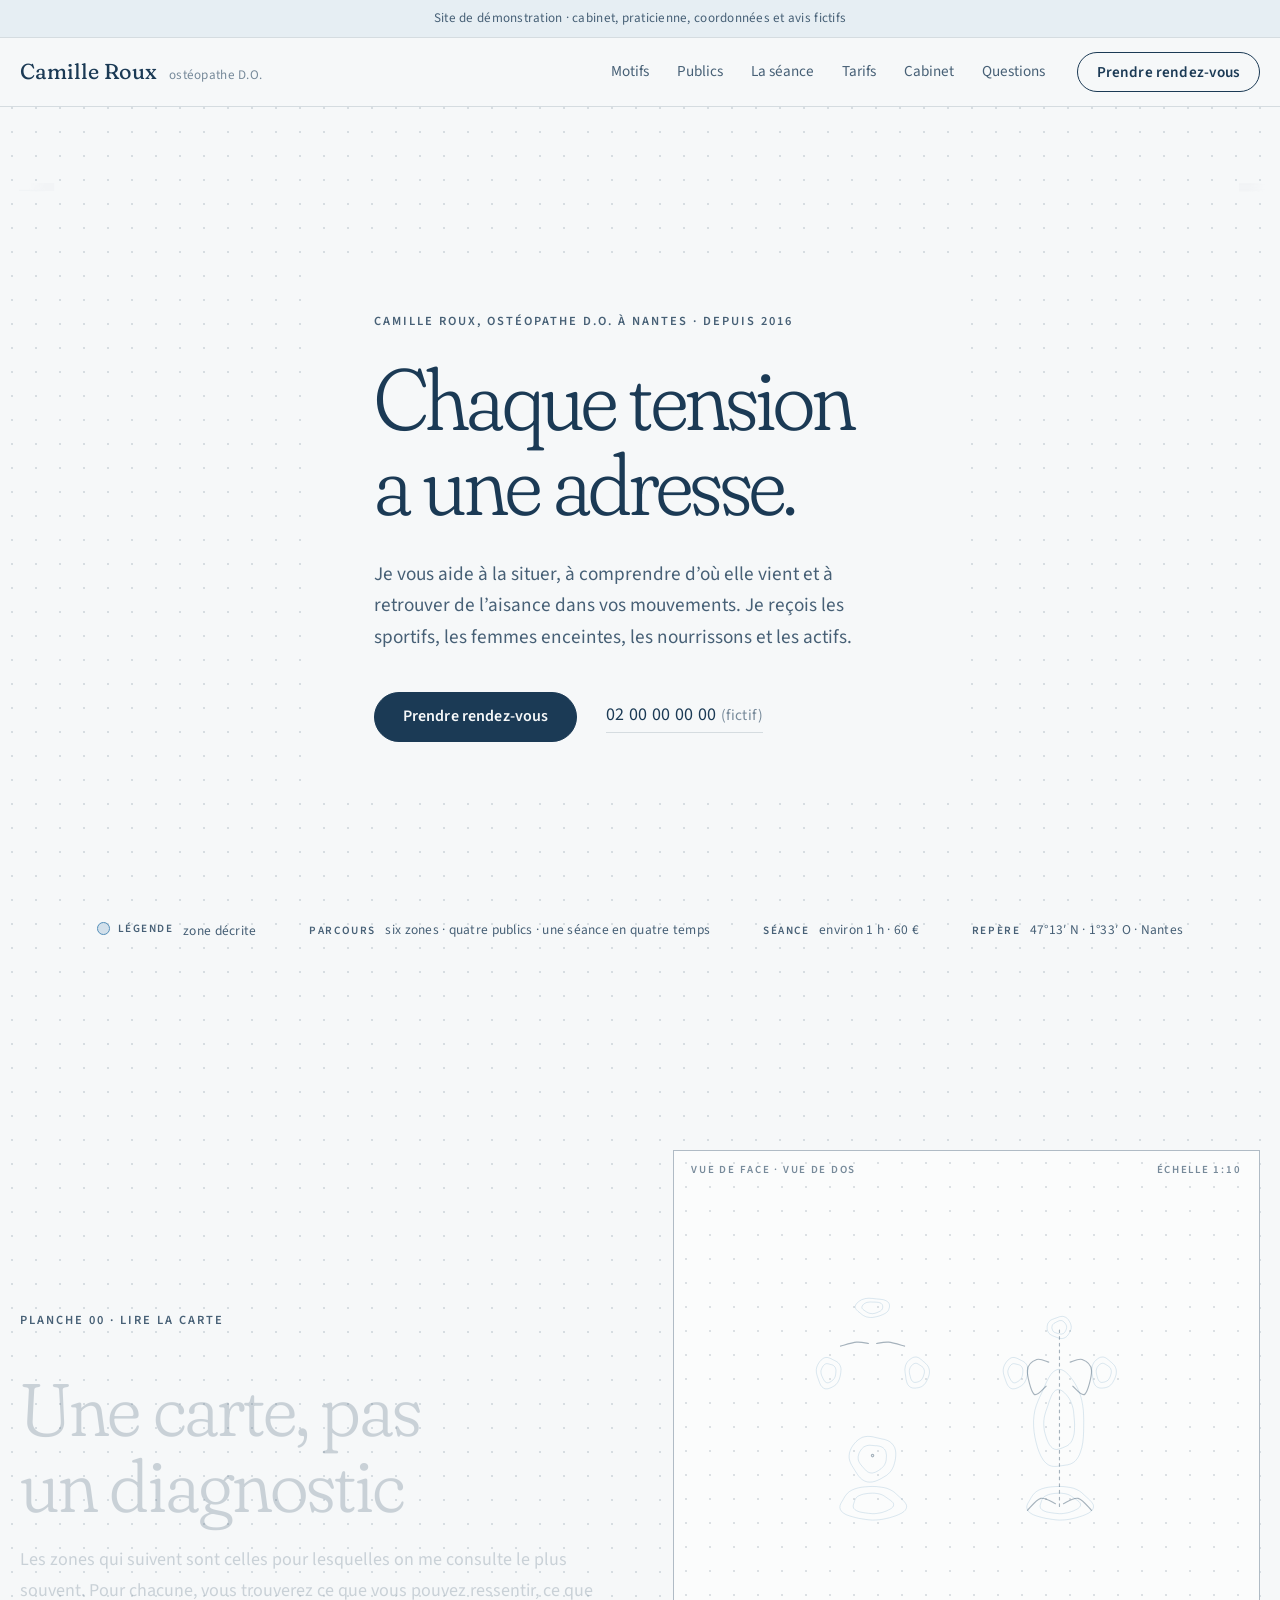
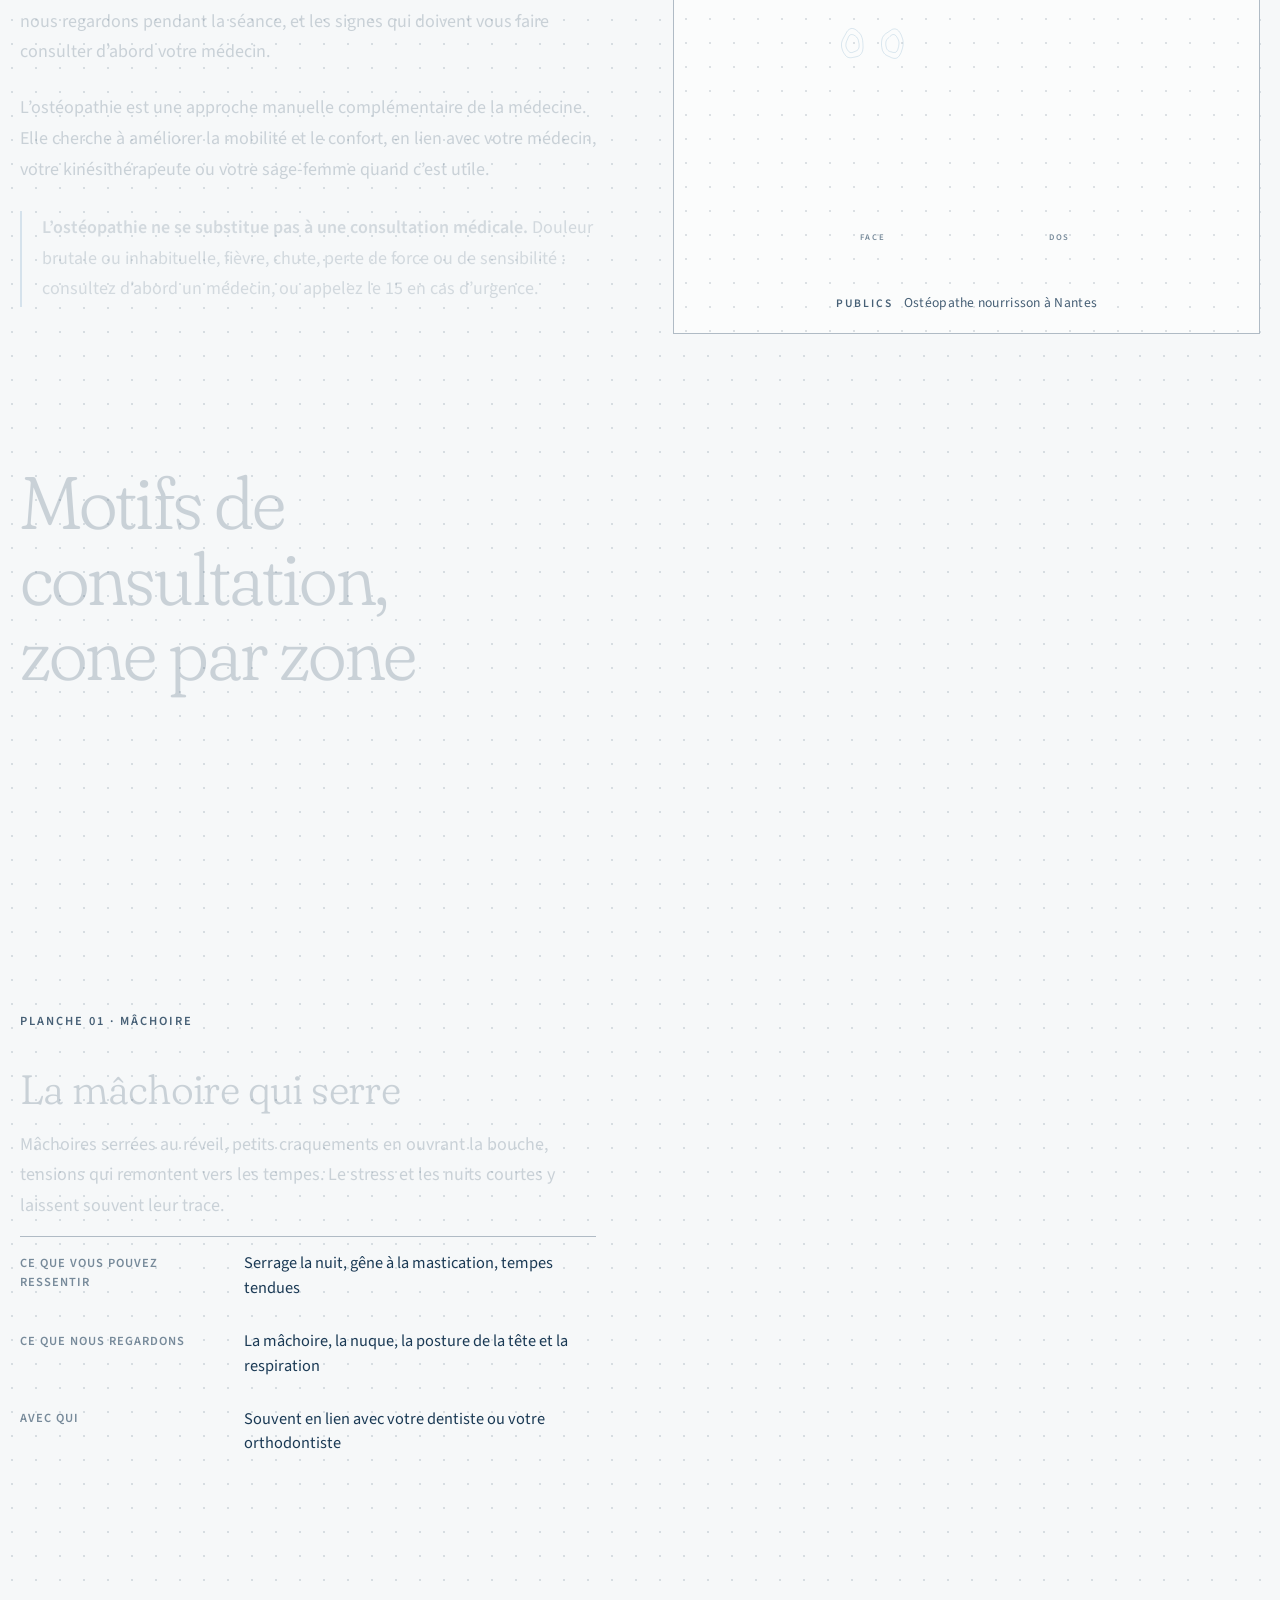
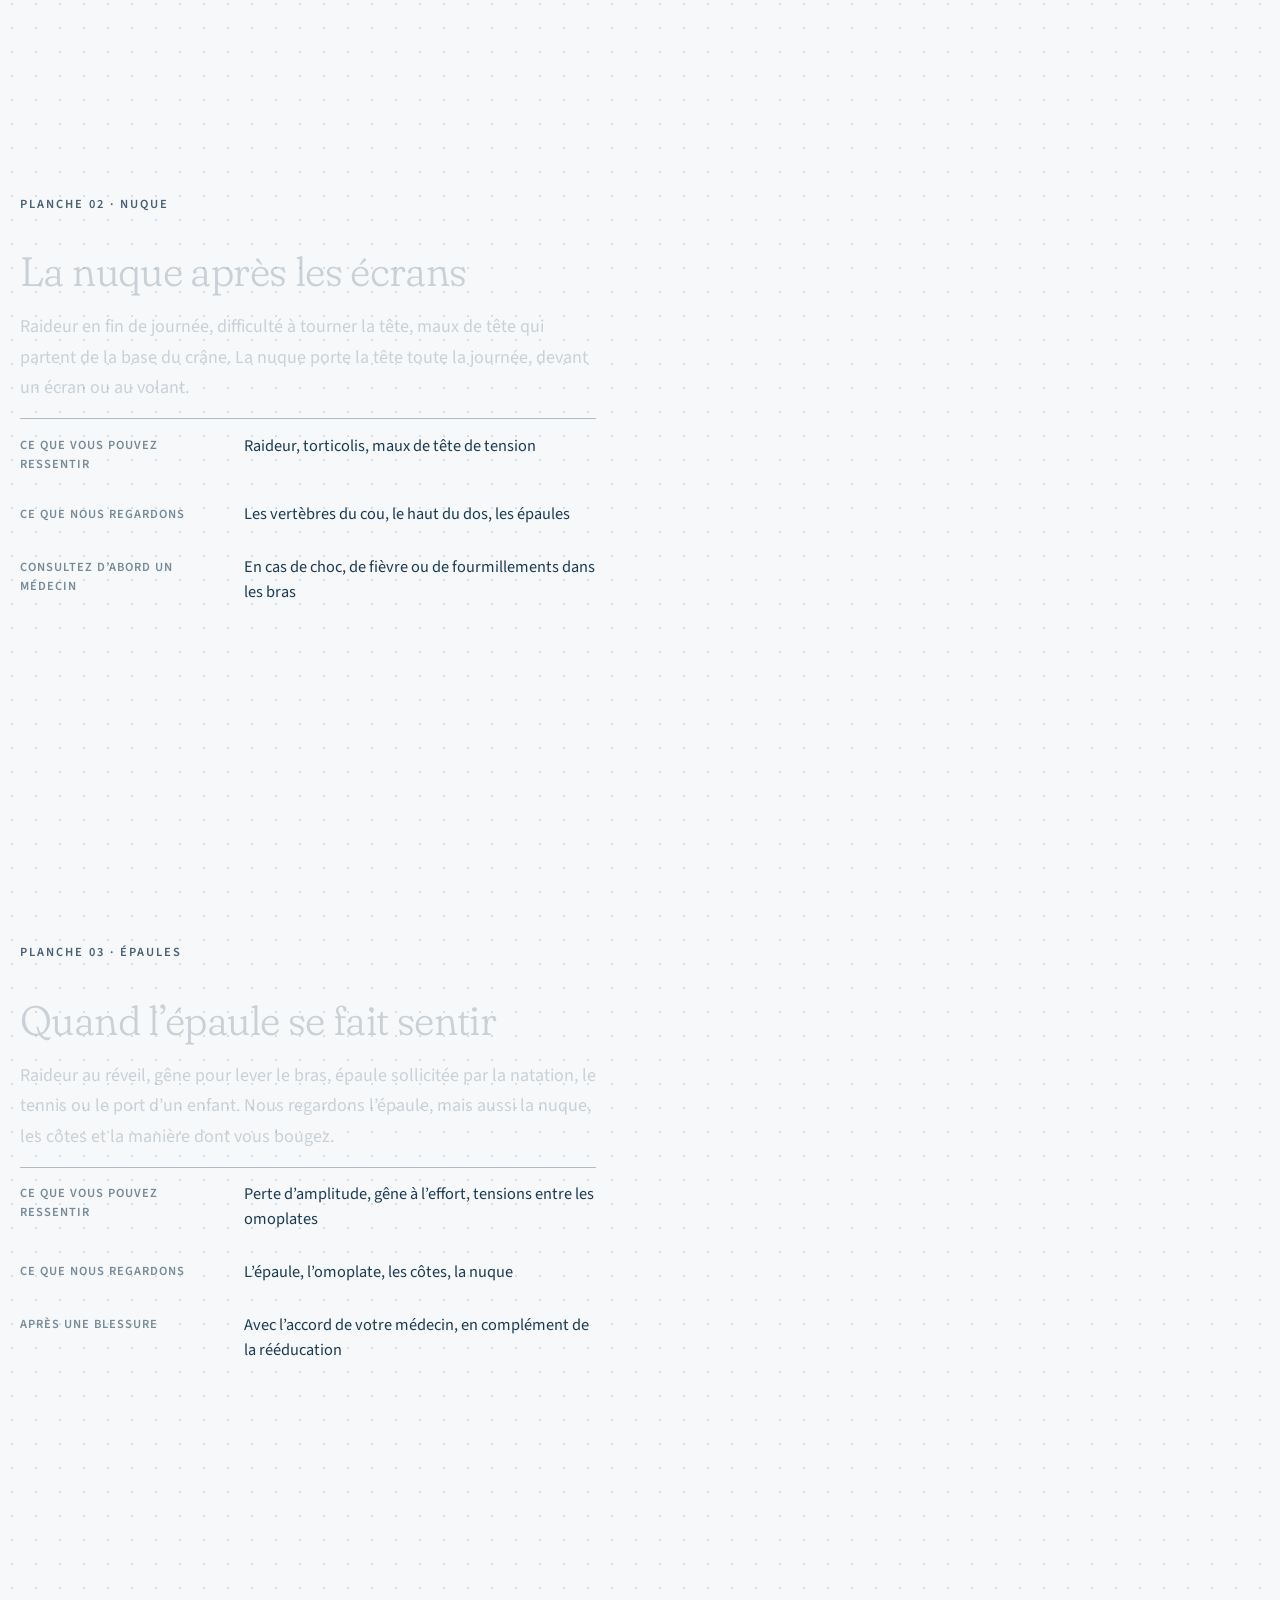
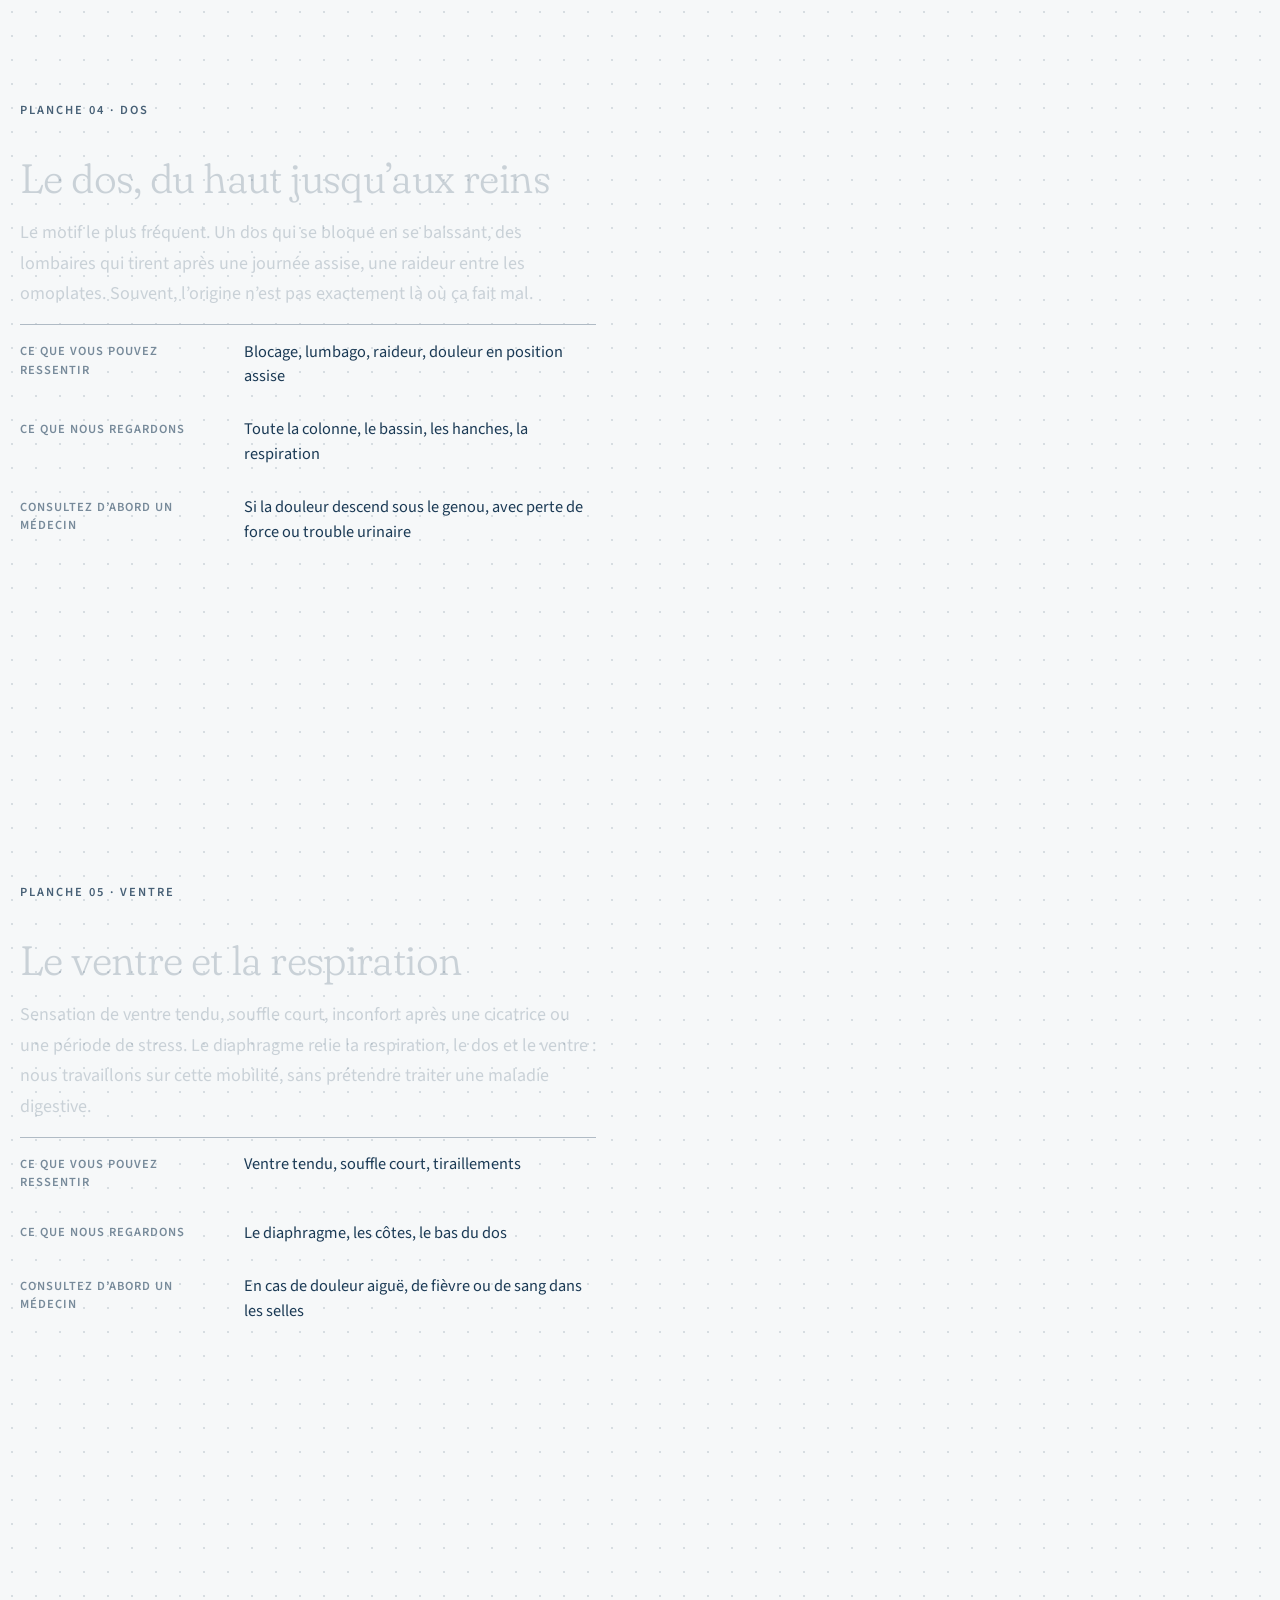
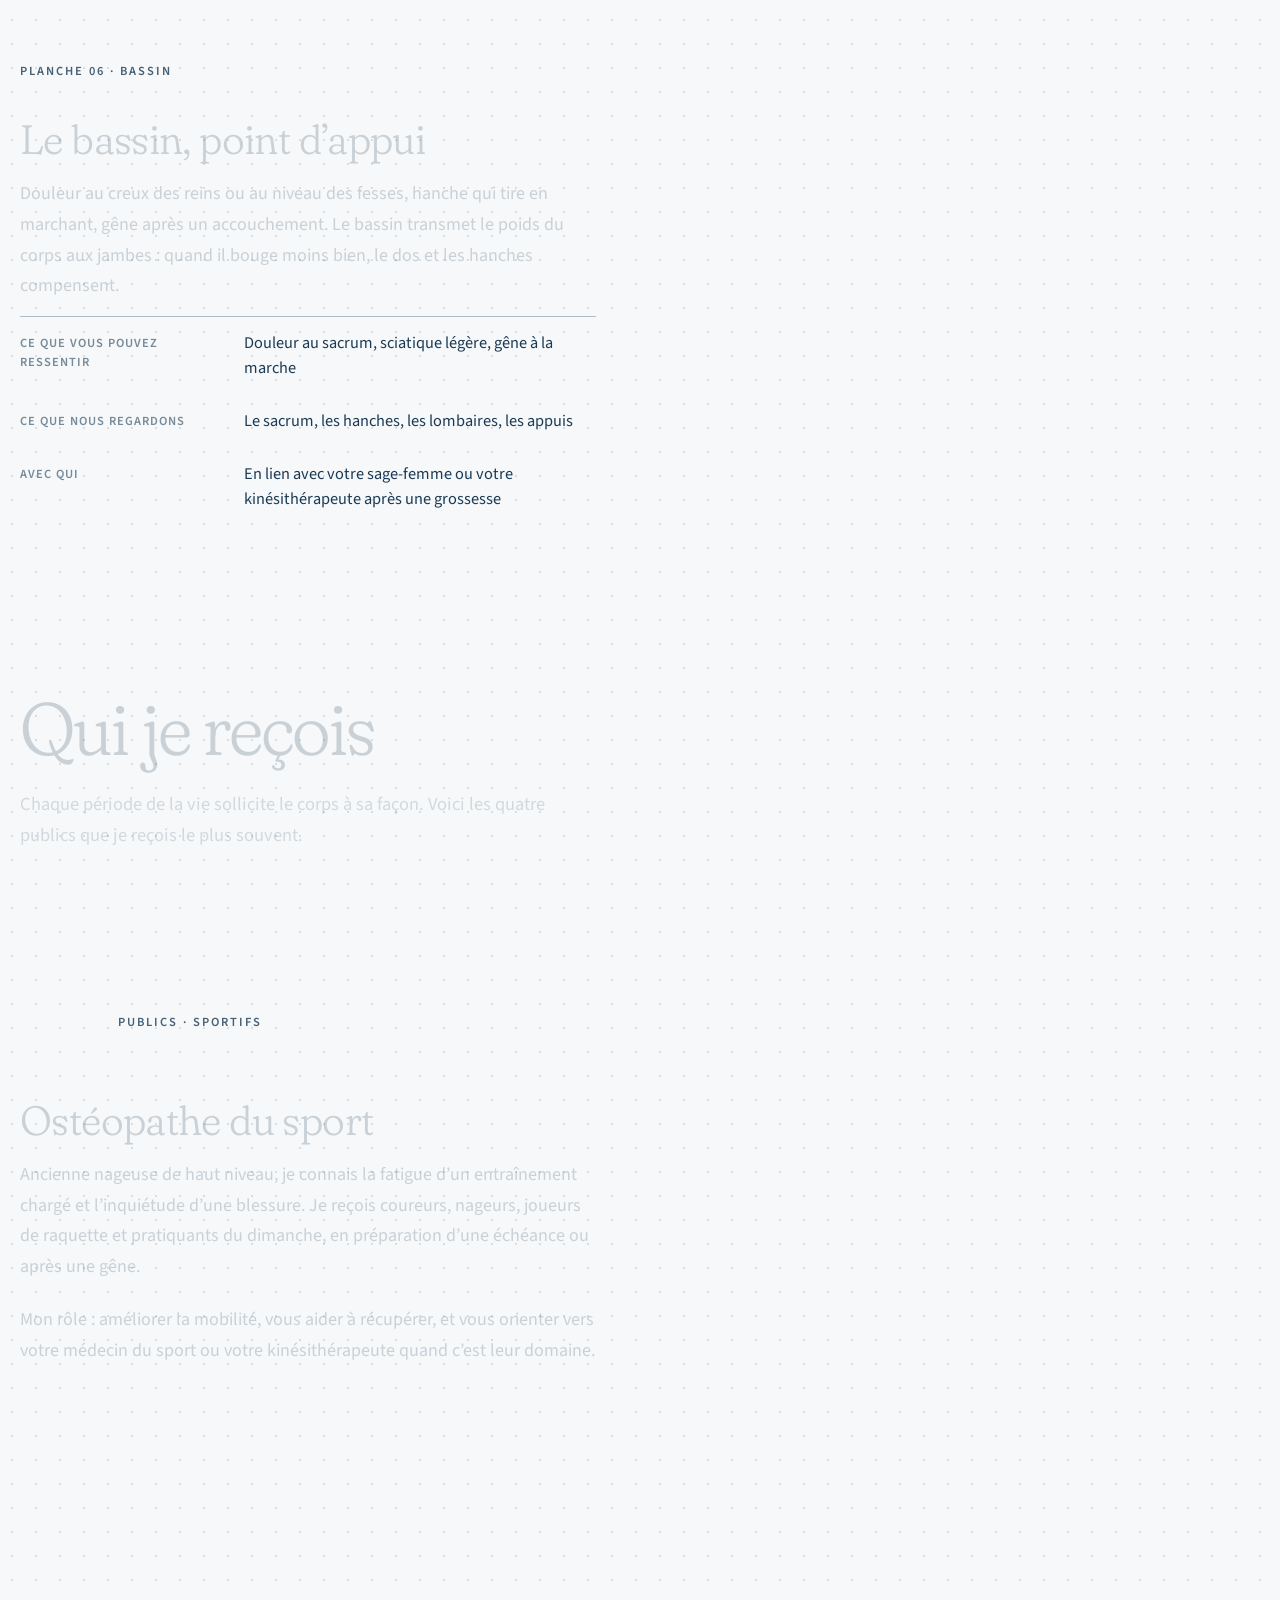
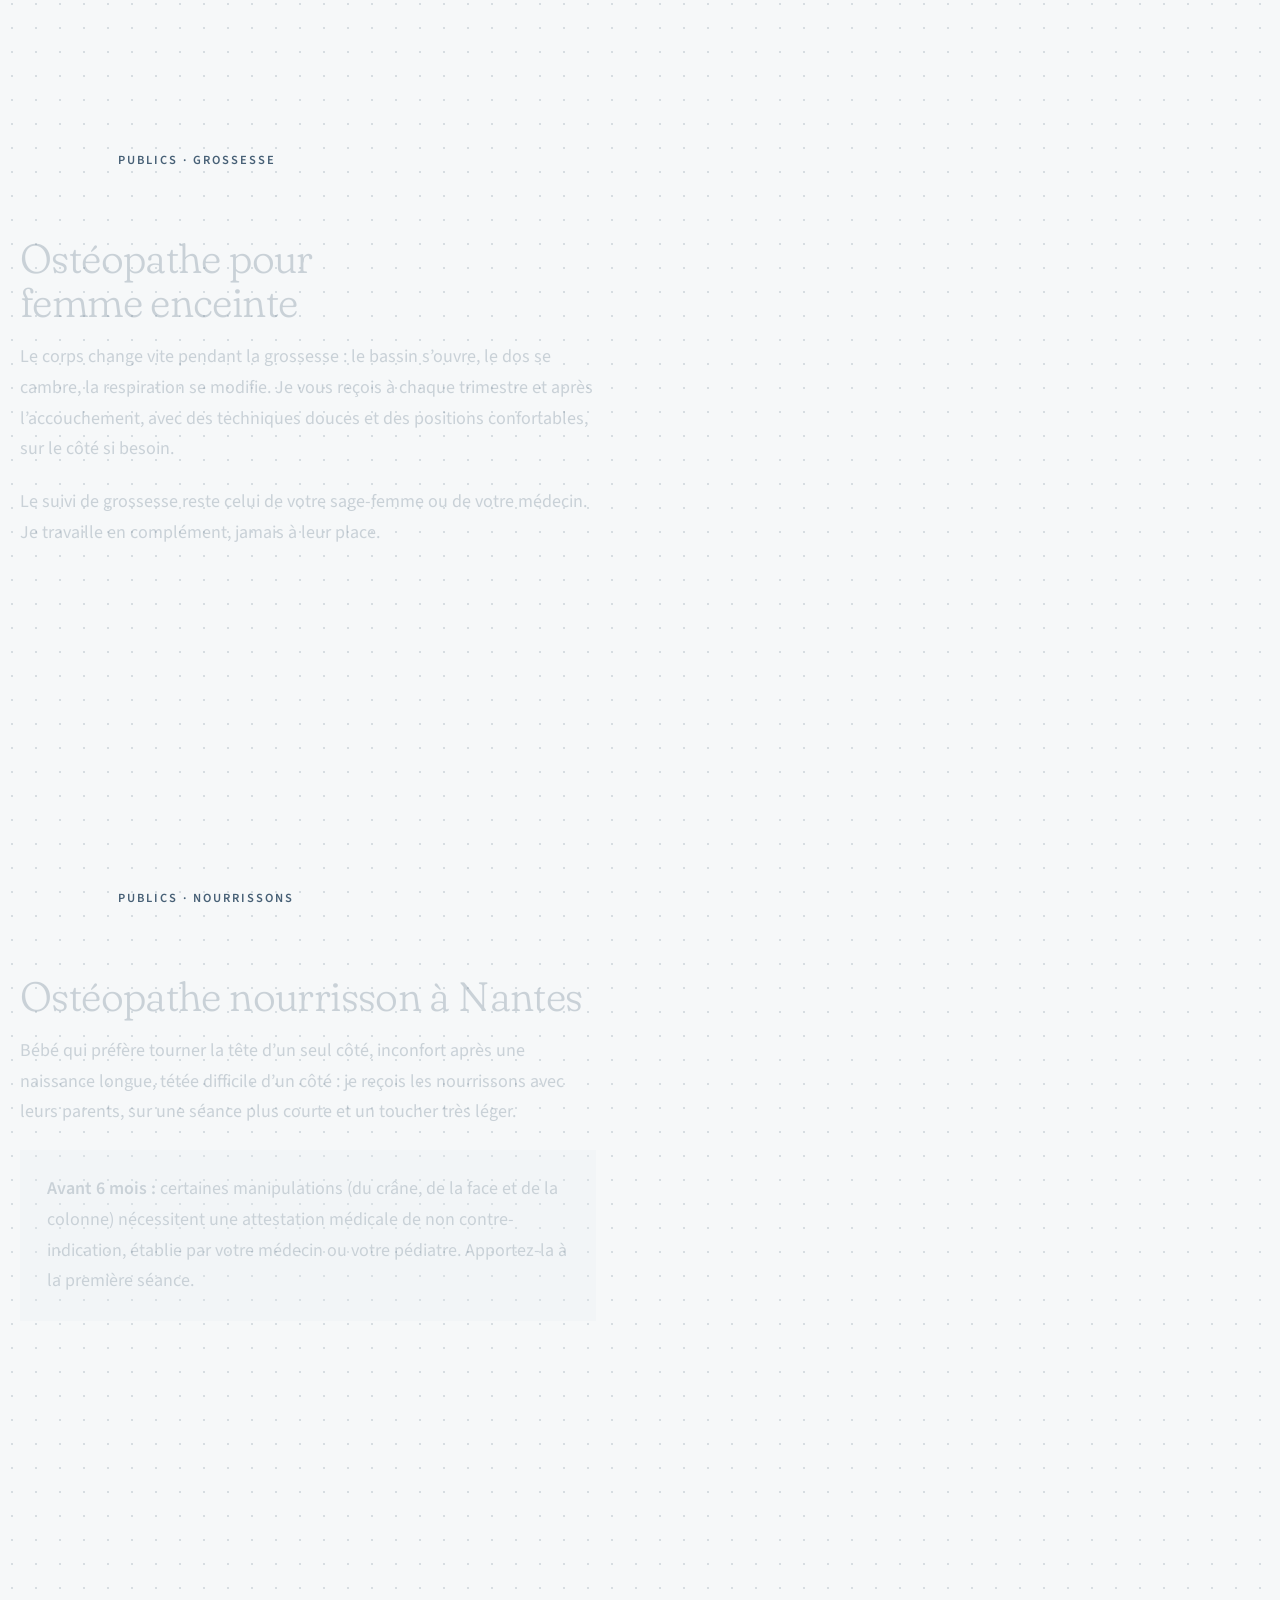
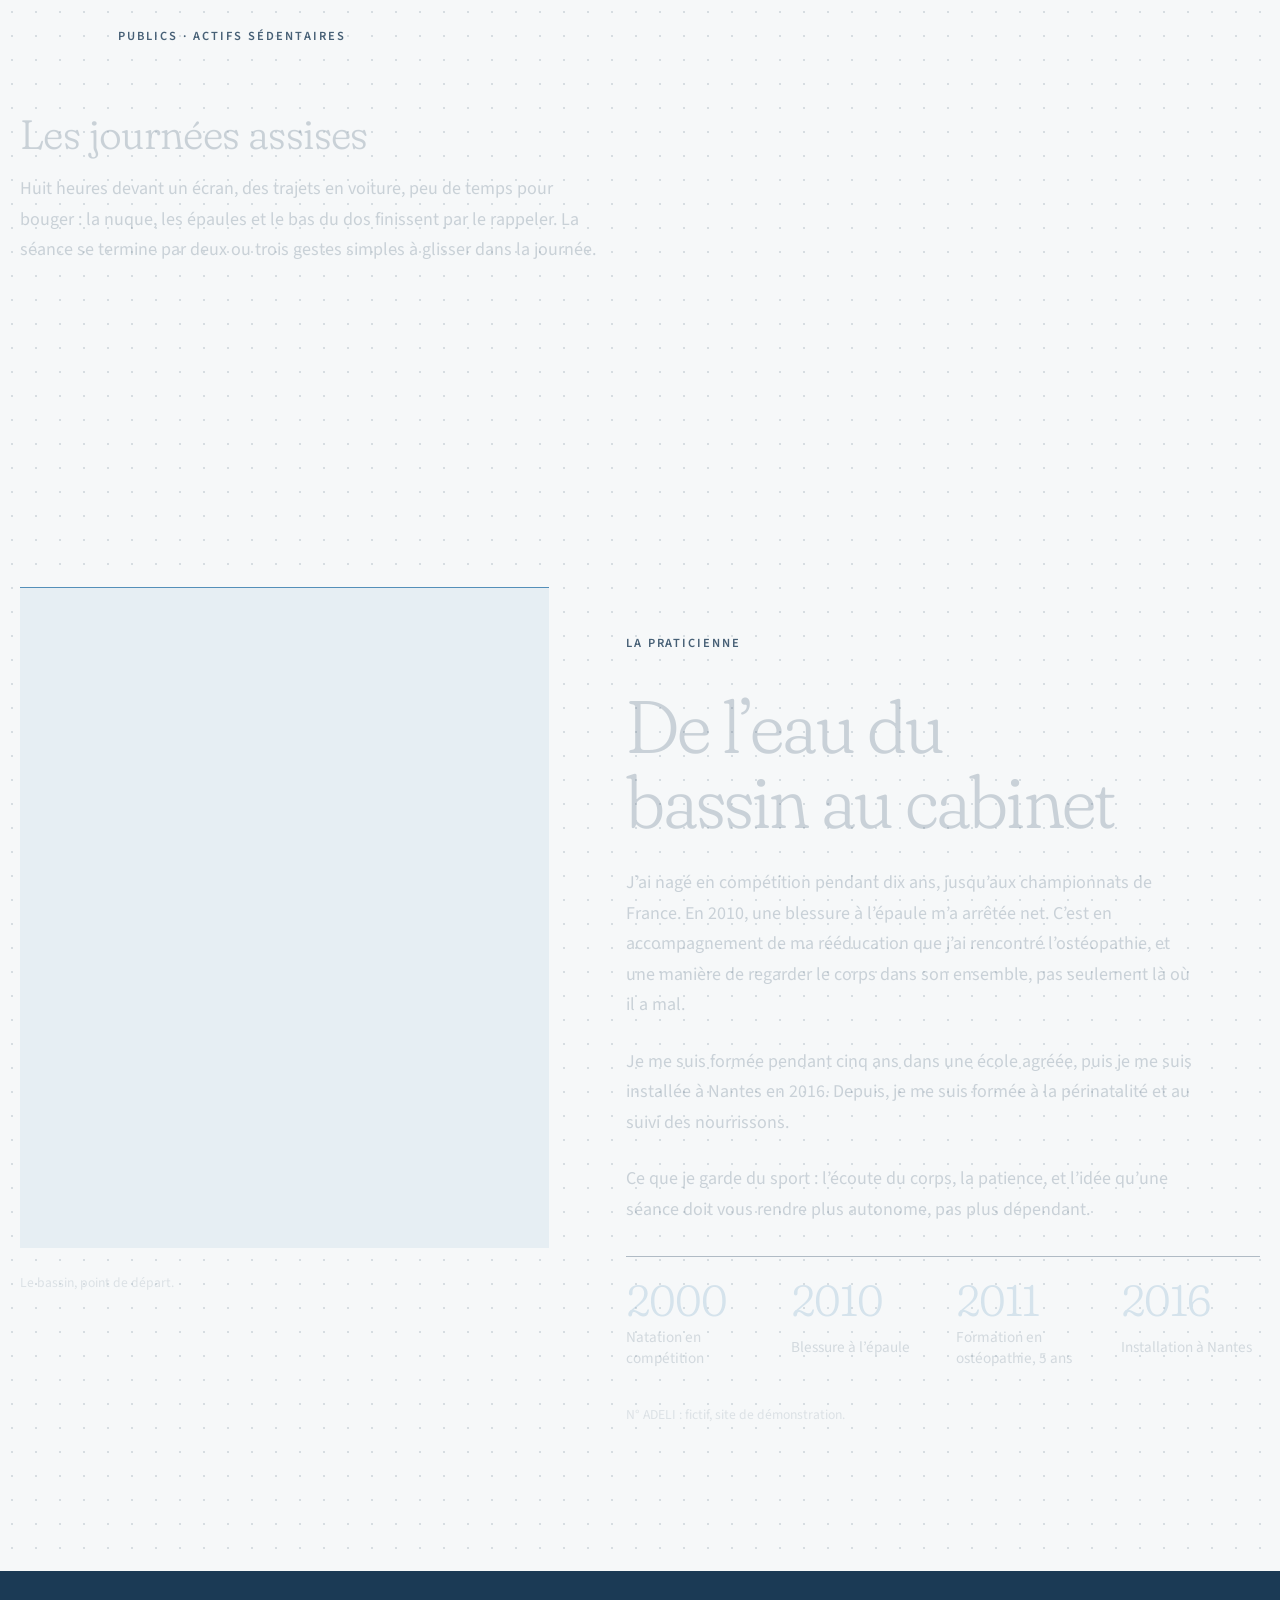
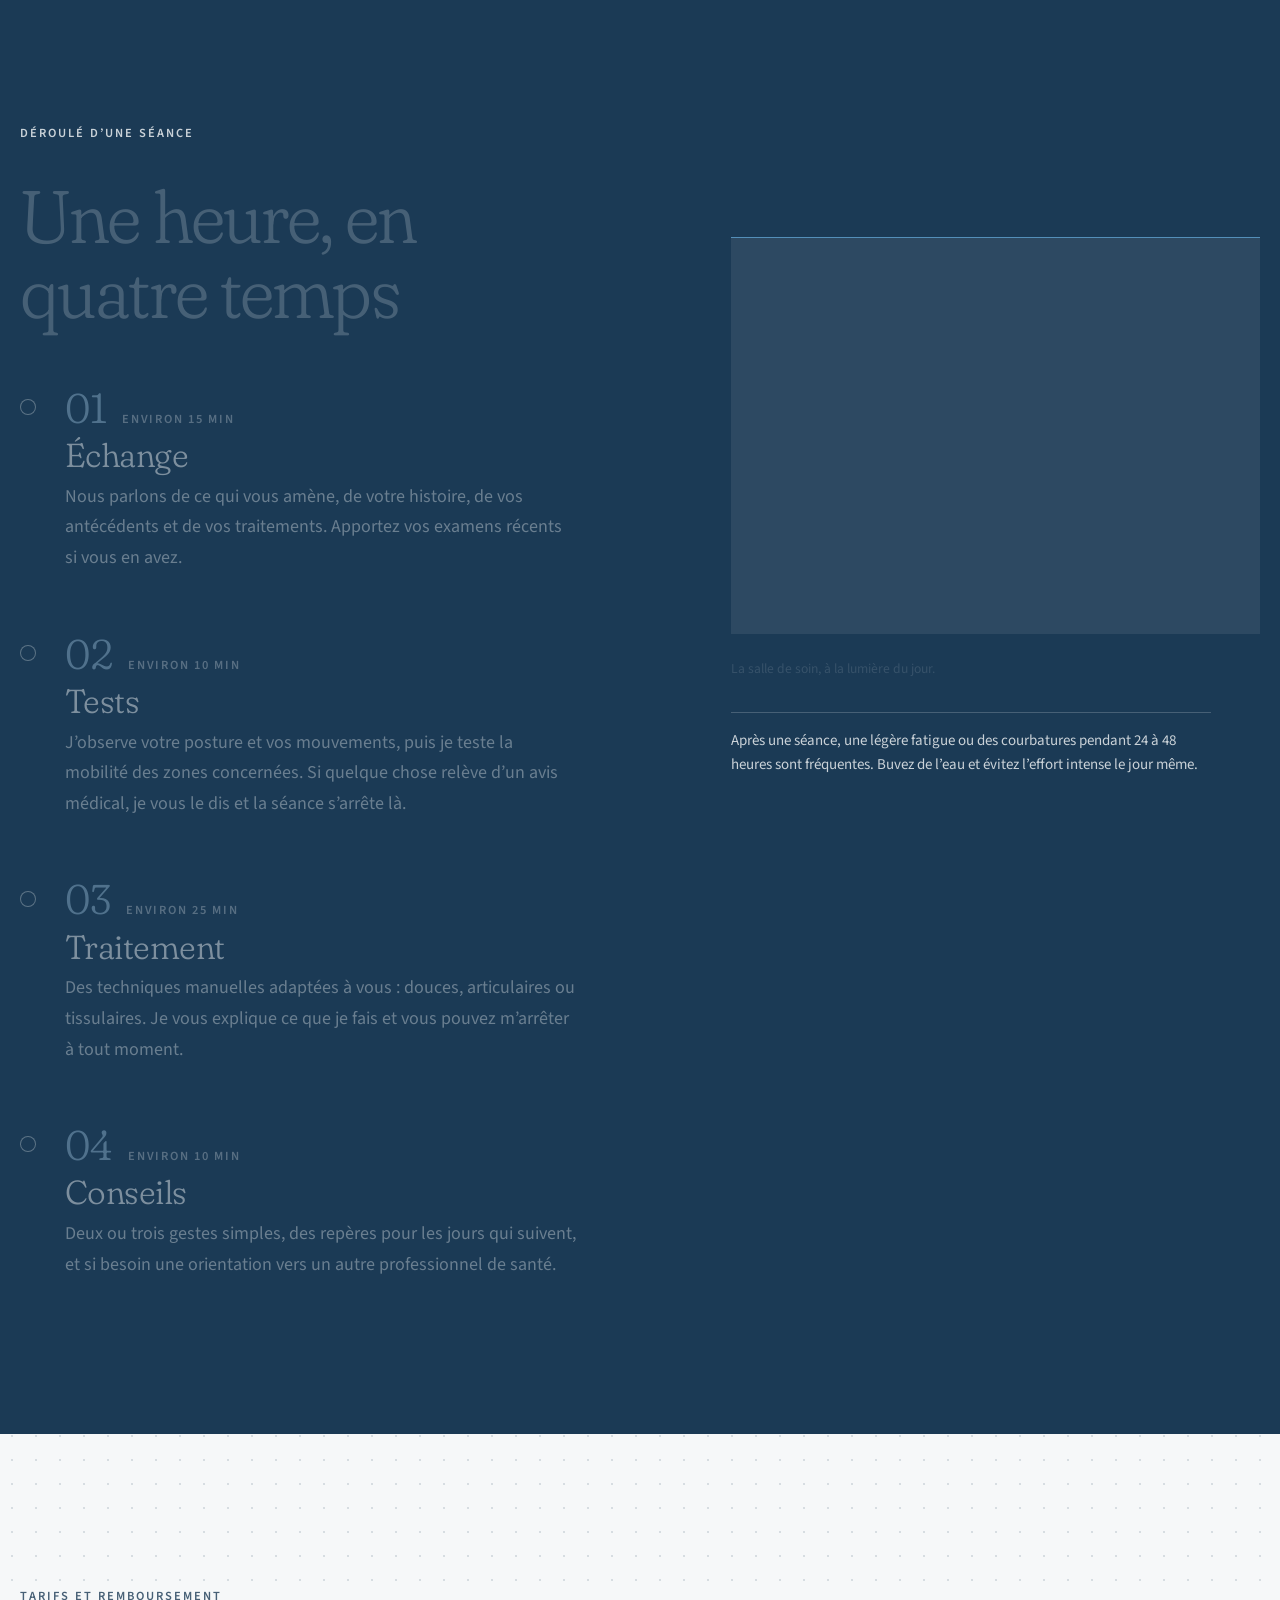
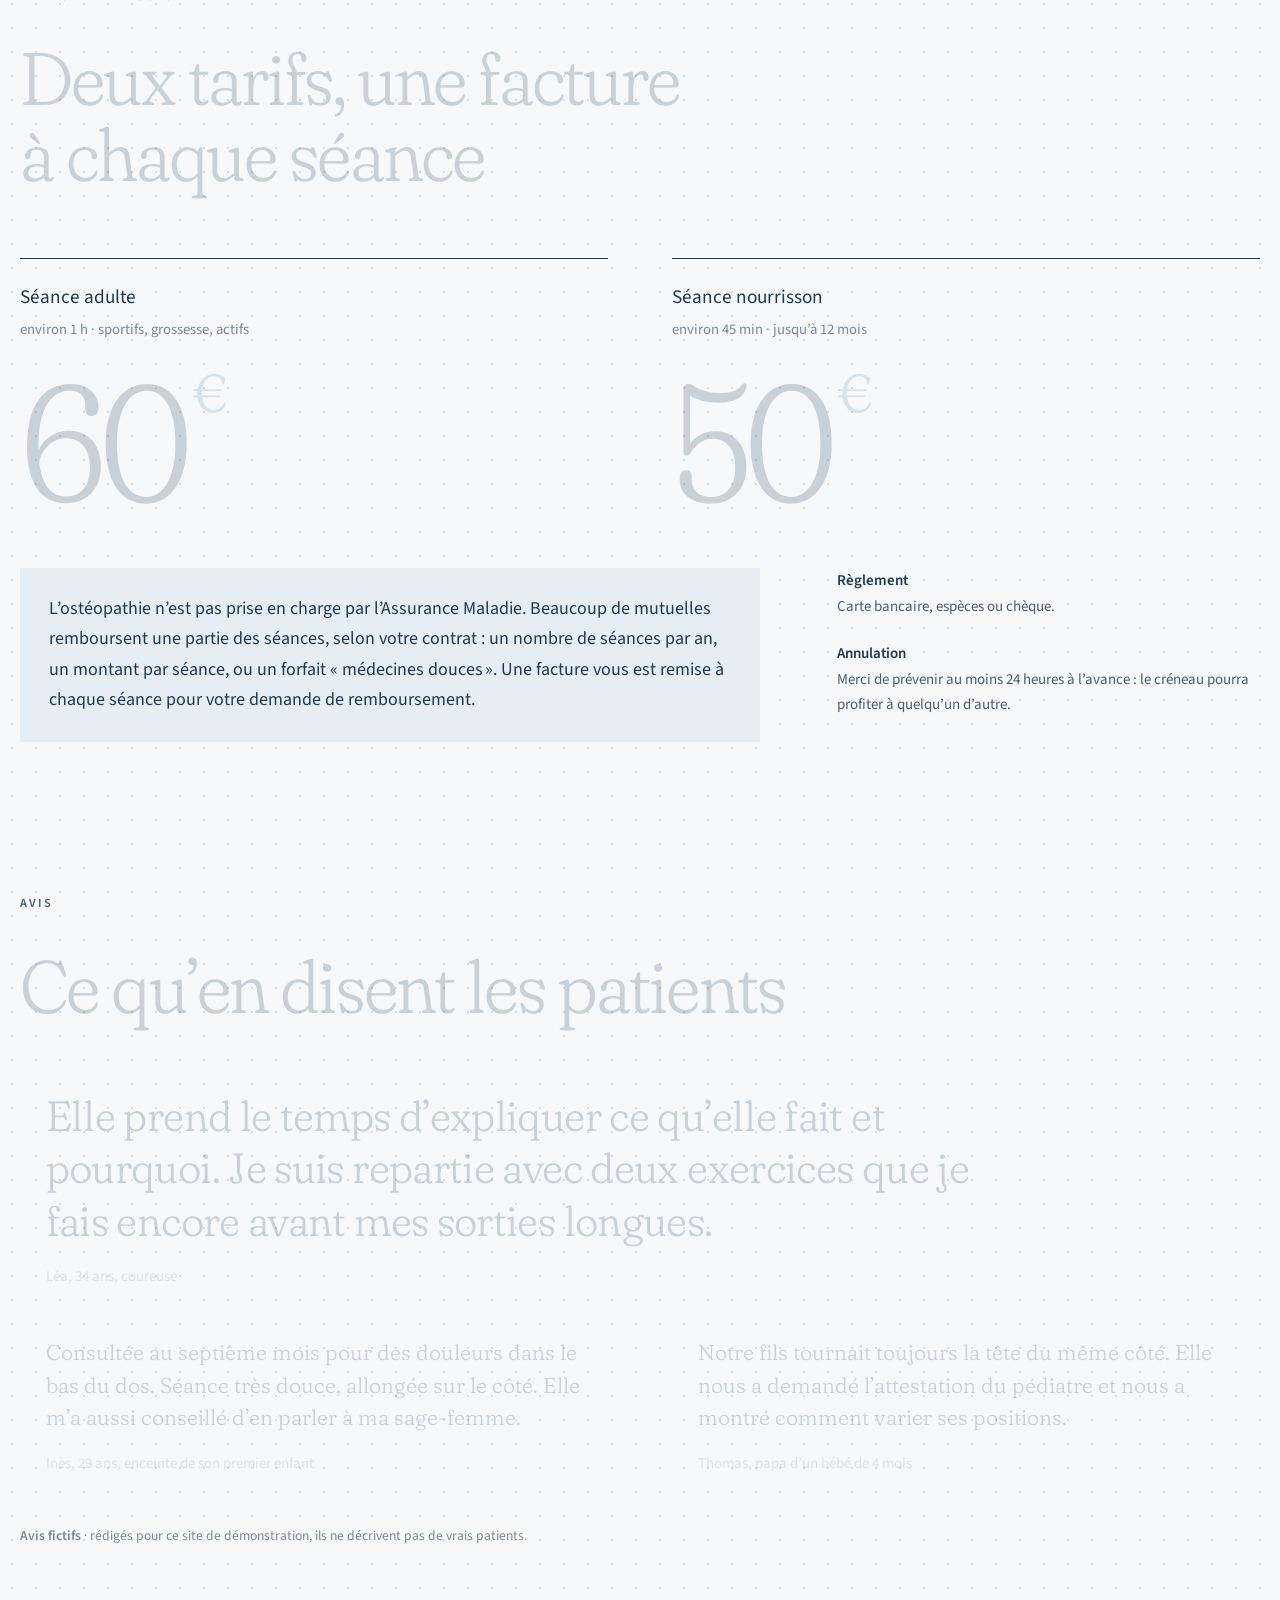
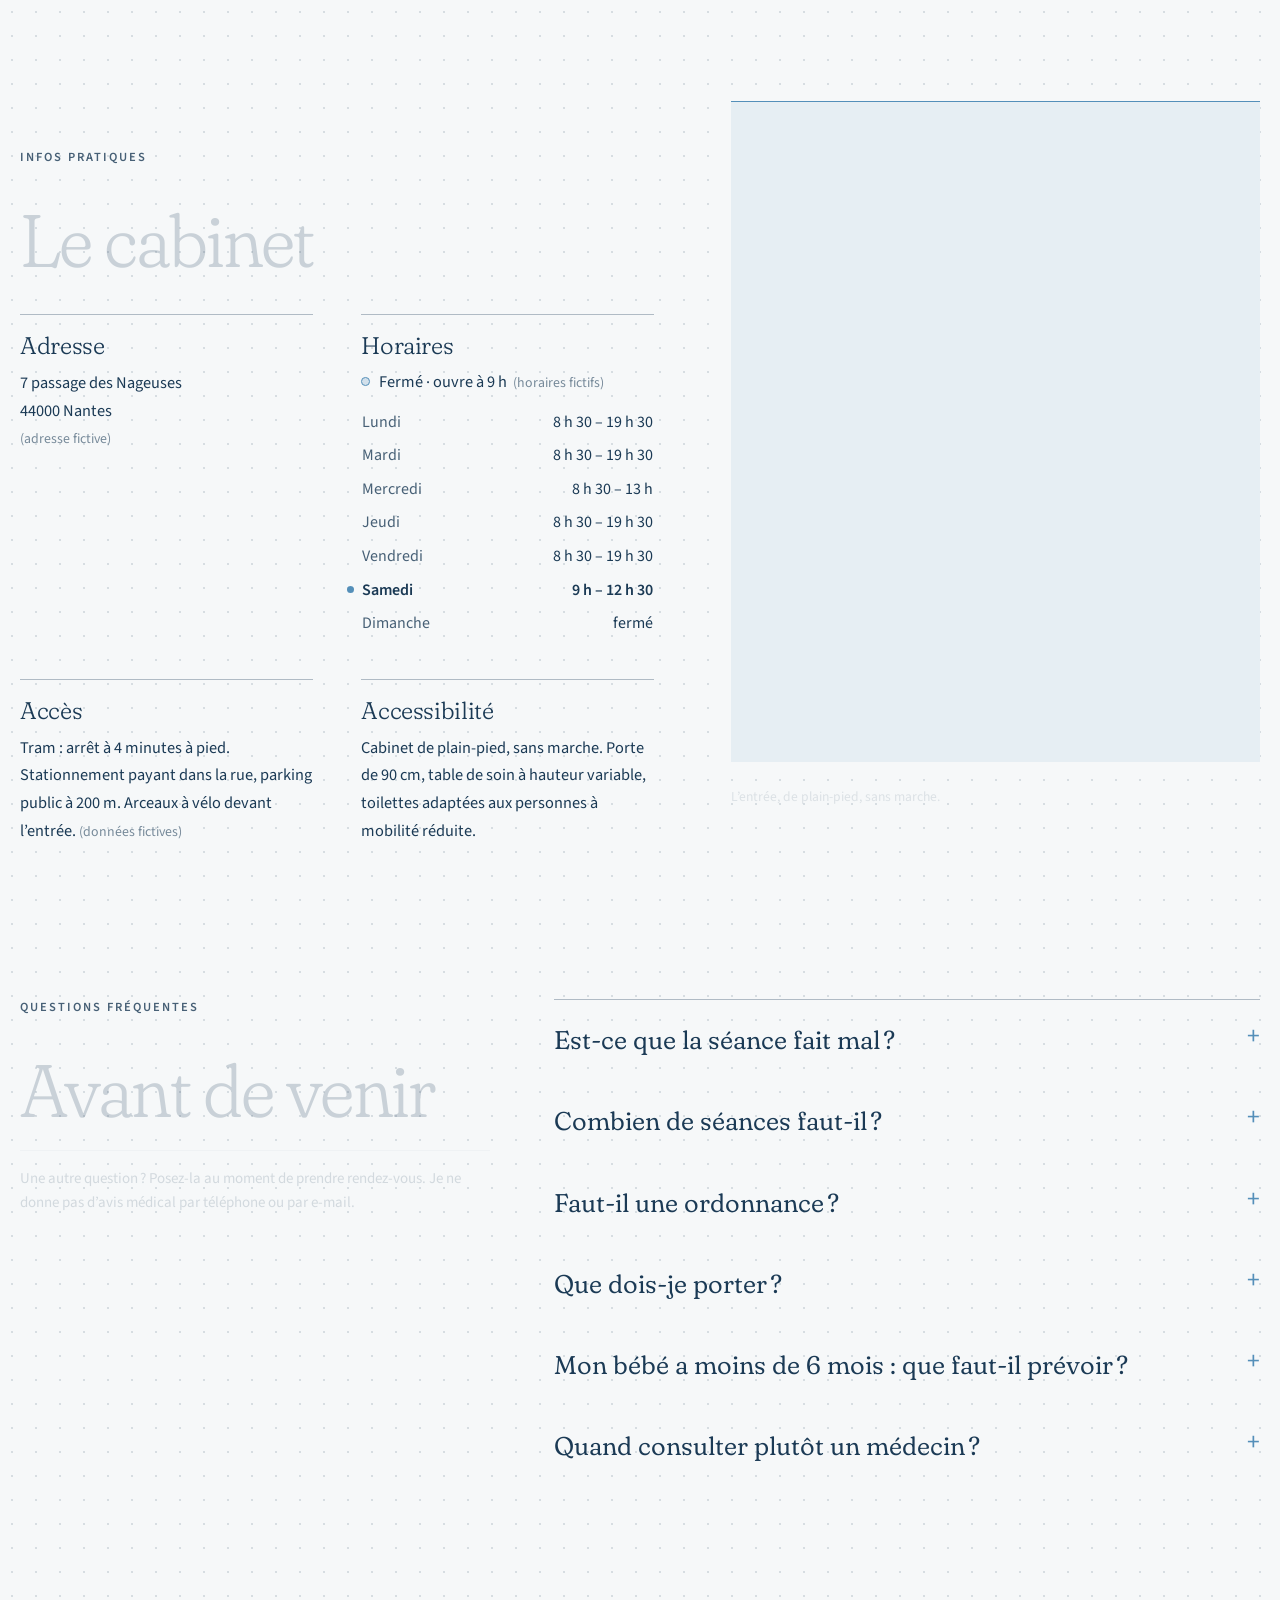
<file: index.html>
<!doctype html>
<html lang="fr" class="no-js">
<head>
<meta charset="utf-8">
<meta name="viewport" content="width=device-width, initial-scale=1, viewport-fit=cover">
<title>Ostéopathe à Nantes · Camille Roux, ostéopathe D.O. (site démo)</title>
<meta name="description" content="Ostéopathe D.O. à Nantes depuis 2016 : sportifs, femmes enceintes, nourrissons et actifs. Séance 60 €, nourrisson 50 €. Site de démonstration, cabinet fictif.">
<meta name="robots" content="noindex, nofollow">
<link rel="canonical" href="https://cabinet-roux.example/">
<meta property="og:type" content="website">
<meta property="og:locale" content="fr_FR">
<meta property="og:title" content="Camille Roux, ostéopathe D.O. à Nantes (site démo)">
<meta property="og:description" content="Chaque tension a une adresse. Sportifs, grossesse, nourrissons, actifs. Cabinet fictif.">
<meta name="theme-color" content="#f6f8f9">
<link rel="icon" href="assets/img/favicon.svg" type="image/svg+xml">
<link rel="preload" href="assets/fonts/fraunces-normal-latin.woff2" as="font" type="font/woff2" crossorigin>
<link rel="preload" href="assets/fonts/source-sans-3-normal-latin.woff2" as="font" type="font/woff2" crossorigin>
<!--fonts--><link rel="stylesheet" href="assets/css/fonts.css"><!--/fonts-->
<link rel="stylesheet" href="assets/css/style.css">
<script>document.documentElement.classList.replace('no-js', 'js');</script>
<script type="application/ld+json">
{
  "@context": "https://schema.org",
  "@type": "LocalBusiness",
  "additionalType": "https://schema.org/MedicalBusiness",
  "@id": "https://cabinet-roux.example/#cabinet",
  "name": "Cabinet Camille Roux, ostéopathe D.O. (cabinet fictif)",
  "description": "Cabinet d'ostéopathie fictif à Nantes, créé pour un site de démonstration. Ostéopathe du sport, ostéopathe femme enceinte, ostéopathe nourrisson à Nantes.",
  "url": "https://cabinet-roux.example/",
  "telephone": "+33 2 00 00 00 00",
  "email": "contact@cabinet-roux.example",
  "priceRange": "50 € – 60 €",
  "currenciesAccepted": "EUR",
  "paymentAccepted": "Carte bancaire, espèces, chèque",
  "address": {
    "@type": "PostalAddress",
    "streetAddress": "7 passage des Nageuses (adresse fictive)",
    "addressLocality": "Nantes",
    "postalCode": "44000",
    "addressRegion": "Pays de la Loire",
    "addressCountry": "FR"
  },
  "openingHoursSpecification": [
    { "@type": "OpeningHoursSpecification", "dayOfWeek": ["Monday", "Tuesday", "Thursday", "Friday"], "opens": "08:30", "closes": "19:30" },
    { "@type": "OpeningHoursSpecification", "dayOfWeek": "Wednesday", "opens": "08:30", "closes": "13:00" },
    { "@type": "OpeningHoursSpecification", "dayOfWeek": "Saturday", "opens": "09:00", "closes": "12:30" }
  ],
  "makesOffer": [
    { "@type": "Offer", "name": "Séance d'ostéopathie adulte (environ 1 h)", "price": "60", "priceCurrency": "EUR" },
    { "@type": "Offer", "name": "Séance d'ostéopathie nourrisson (environ 45 min)", "price": "50", "priceCurrency": "EUR" }
  ],
  "isAccessibleForFree": false,
  "amenityFeature": { "@type": "LocationFeatureSpecification", "name": "Accessible aux personnes à mobilité réduite", "value": true }
}
</script>
<script type="application/ld+json">
{
  "@context": "https://schema.org",
  "@type": "FAQPage",
  "mainEntity": [
    {
      "@type": "Question",
      "name": "Est-ce que la séance fait mal ?",
      "acceptedAnswer": {
        "@type": "Answer",
        "text": "En principe, non. Les techniques sont choisies selon vous et selon votre douleur du jour. Une zone peut être sensible pendant certains gestes, et une fatigue ou des courbatures sont possibles pendant 24 à 48 heures. Vous pouvez m’arrêter à tout moment : je vous explique ce que je fais avant de le faire."
      }
    },
    {
      "@type": "Question",
      "name": "Combien de séances faut-il ?",
      "acceptedAnswer": {
        "@type": "Answer",
        "text": "Il n’y a pas de nombre fixe et je ne propose pas de forfait. Pour une gêne récente, nous faisons généralement le point après une à trois séances, espacées de deux à quatre semaines. Si rien n’évolue, je vous oriente vers votre médecin plutôt que de multiplier les séances."
      }
    },
    {
      "@type": "Question",
      "name": "Faut-il une ordonnance ?",
      "acceptedAnswer": {
        "@type": "Answer",
        "text": "Non. L’ostéopathe est consulté en accès direct : aucune ordonnance n’est nécessaire pour prendre rendez-vous. Certaines mutuelles demandent une prescription pour rembourser, vérifiez votre contrat. Seule exception : pour un nourrisson de moins de 6 mois, une attestation médicale est requise pour certaines manipulations (voir plus bas)."
      }
    },
    {
      "@type": "Question",
      "name": "Que dois-je porter ?",
      "acceptedAnswer": {
        "@type": "Answer",
        "text": "Une tenue souple et des sous-vêtements dans lesquels vous êtes à l’aise. Je peux vous demander d’enlever un vêtement pour observer le dos ou le bassin, toujours avec votre accord. Un short et un débardeur conviennent très bien. Pour un bébé : un body, une couche de rechange et de quoi le nourrir."
      }
    },
    {
      "@type": "Question",
      "name": "Mon bébé a moins de 6 mois : que faut-il prévoir ?",
      "acceptedAnswer": {
        "@type": "Answer",
        "text": "Une attestation de votre médecin ou de votre pédiatre indiquant l’absence de contre-indication aux manipulations du crâne, de la face et de la colonne, comme le prévoit la réglementation. Apportez aussi le carnet de santé. La séance dure environ 45 minutes, au rythme du bébé : on peut s’arrêter pour une tétée ou un câlin."
      }
    },
    {
      "@type": "Question",
      "name": "Quand consulter plutôt un médecin ?",
      "acceptedAnswer": {
        "@type": "Answer",
        "text": "En cas de douleur brutale ou inhabituelle, de fièvre, après une chute ou un choc, si vous ressentez une perte de force, des fourmillements persistants ou des troubles urinaires. L’ostéopathie ne se substitue pas à une consultation médicale. En cas d’urgence, appelez le 15 ou le 112."
      }
    }
  ]
}
</script>
</head>
<body>
<svg class="sprite" width="0" height="0" aria-hidden="true" focusable="false"><defs><symbol id="fig-front" viewBox="0 0 120 430"><path class="b-line" d="M60 6C63.7 6 68.1 6.7 71 9C73.9 11.3 76.3 16 77.5 20C78.7 24 78.2 28.8 78 33C77.8 37.2 77.3 41.5 76.5 45C75.7 48.5 74.3 51.5 73 54C71.7 56.5 69.4 58 68.5 60C67.6 62 67.6 64 67.5 66C67.4 68 66.1 70.2 68 72C69.9 73.8 75 75.3 79 77C83 78.7 88.6 79.8 92 82C95.4 84.2 97.8 86.5 99.5 90C101.2 93.5 101.4 97.7 102 103C102.6 108.3 102.6 115.5 103 122C103.4 128.5 103.9 134.7 104.5 142C105.1 149.3 105.8 158.3 106.5 166C107.2 173.7 107.8 182.3 108.5 188C109.2 193.7 110.1 196 110.5 200C110.9 204 111.5 208.7 111 212C110.5 215.3 108.8 219.7 107.5 220C106.2 220.3 104.4 217.7 103.5 214C102.6 210.3 102.8 205.3 102 198C101.2 190.7 99.6 178.7 98.5 170C97.4 161.3 96.4 153.7 95.5 146C94.6 138.3 93.8 131 93 124C92.2 117 91.2 105 90.5 104C89.8 103 89.5 112.7 89 118C88.5 123.3 88.1 130 87.5 136C86.9 142 85.4 148 85.5 154C85.6 160 87 166 88 172C89 178 90.8 184.3 91.5 190C92.2 195.7 92.2 200 92 206C91.8 212 90.8 218 90 226C89.2 234 88.1 244.7 87 254C85.9 263.3 84.4 274.3 83.5 282C82.6 289.7 81.7 294 81.5 300C81.3 306 82.5 310.7 82.5 318C82.5 325.3 82.3 334.7 81.5 344C80.7 353.3 78.8 365.3 77.5 374C76.2 382.7 74.3 390.7 74 396C73.7 401.3 74.7 403 75.5 406C76.3 409 80.6 412.3 79 414C77.4 415.7 68.2 417.7 66 416C63.8 414.3 65.4 410 65.5 404C65.6 398 66 389.7 66.5 380C67 370.3 68.2 357 68.5 346C68.8 335 68.2 322.3 68 314C67.8 305.7 67.8 304.7 67.5 296C67.2 287.3 67.1 273.3 66.5 262C65.9 250.7 65.1 236 64 228C62.9 220 61.3 214 60 214C58.7 214 57.1 220 56 228C54.9 236 54.1 250.7 53.5 262C52.9 273.3 52.8 287.3 52.5 296C52.2 304.7 52.2 305.7 52 314C51.8 322.3 51.2 335 51.5 346C51.8 357 53 370.3 53.5 380C54 389.7 54.4 398 54.5 404C54.6 410 56.2 414.3 54 416C51.8 417.7 42.6 415.7 41 414C39.4 412.3 43.7 409 44.5 406C45.3 403 46.3 401.3 46 396C45.7 390.7 43.8 382.7 42.5 374C41.2 365.3 39.3 353.3 38.5 344C37.7 334.7 37.5 325.3 37.5 318C37.5 310.7 38.7 306 38.5 300C38.3 294 37.4 289.7 36.5 282C35.6 274.3 34.1 263.3 33 254C31.9 244.7 30.8 234 30 226C29.2 218 28.2 212 28 206C27.8 200 27.8 195.7 28.5 190C29.2 184.3 31 178 32 172C33 166 34.4 160 34.5 154C34.6 148 33.1 142 32.5 136C31.9 130 31.5 123.3 31 118C30.5 112.7 30.2 103 29.5 104C28.8 105 27.8 117 27 124C26.2 131 25.4 138.3 24.5 146C23.6 153.7 22.6 161.3 21.5 170C20.4 178.7 18.8 190.7 18 198C17.2 205.3 17.4 210.3 16.5 214C15.6 217.7 13.8 220.3 12.5 220C11.2 219.7 9.5 215.3 9 212C8.5 208.7 9.1 204 9.5 200C9.9 196 10.8 193.7 11.5 188C12.2 182.3 12.8 173.7 13.5 166C14.2 158.3 14.9 149.3 15.5 142C16.1 134.7 16.6 128.5 17 122C17.4 115.5 17.4 108.3 18 103C18.6 97.7 18.8 93.5 20.5 90C22.2 86.5 24.6 84.2 28 82C31.4 79.8 37 78.7 41 77C45 75.3 50.1 73.8 52 72C53.9 70.2 52.6 68 52.5 66C52.4 64 52.4 62 51.5 60C50.6 58 48.3 56.5 47 54C45.7 51.5 44.3 48.5 43.5 45C42.7 41.5 42.2 37.2 42 33C41.8 28.8 41.3 24 42.5 20C43.7 16 46.1 11.3 49 9C51.9 6.7 56.3 6 60 6Z"/><path class="b-detail" d="M63 80C64.5 79.8 68.5 78.7 72 79C75.5 79.3 82 81.5 84 82"/><path class="b-detail" d="M57 80C55.5 79.8 51.5 78.7 48 79C44.5 79.3 38 81.5 36 82"/><circle class="b-detail" cx="60" cy="164" r="0.9"/></symbol><symbol id="fig-back" viewBox="0 0 120 430"><path class="b-line" d="M60 6C63.7 6 68.1 6.7 71 9C73.9 11.3 76.3 16 77.5 20C78.7 24 78.2 28.8 78 33C77.8 37.2 77.3 41.5 76.5 45C75.7 48.5 74.3 51.5 73 54C71.7 56.5 69.4 58 68.5 60C67.6 62 67.6 64 67.5 66C67.4 68 66.1 70.2 68 72C69.9 73.8 75 75.3 79 77C83 78.7 88.6 79.8 92 82C95.4 84.2 97.8 86.5 99.5 90C101.2 93.5 101.4 97.7 102 103C102.6 108.3 102.6 115.5 103 122C103.4 128.5 103.9 134.7 104.5 142C105.1 149.3 105.8 158.3 106.5 166C107.2 173.7 107.8 182.3 108.5 188C109.2 193.7 110.1 196 110.5 200C110.9 204 111.5 208.7 111 212C110.5 215.3 108.8 219.7 107.5 220C106.2 220.3 104.4 217.7 103.5 214C102.6 210.3 102.8 205.3 102 198C101.2 190.7 99.6 178.7 98.5 170C97.4 161.3 96.4 153.7 95.5 146C94.6 138.3 93.8 131 93 124C92.2 117 91.2 105 90.5 104C89.8 103 89.5 112.7 89 118C88.5 123.3 88.1 130 87.5 136C86.9 142 85.4 148 85.5 154C85.6 160 87 166 88 172C89 178 90.8 184.3 91.5 190C92.2 195.7 92.2 200 92 206C91.8 212 90.8 218 90 226C89.2 234 88.1 244.7 87 254C85.9 263.3 84.4 274.3 83.5 282C82.6 289.7 81.7 294 81.5 300C81.3 306 82.5 310.7 82.5 318C82.5 325.3 82.3 334.7 81.5 344C80.7 353.3 78.8 365.3 77.5 374C76.2 382.7 74.3 390.7 74 396C73.7 401.3 74.7 403 75.5 406C76.3 409 80.6 412.3 79 414C77.4 415.7 68.2 417.7 66 416C63.8 414.3 65.4 410 65.5 404C65.6 398 66 389.7 66.5 380C67 370.3 68.2 357 68.5 346C68.8 335 68.2 322.3 68 314C67.8 305.7 67.8 304.7 67.5 296C67.2 287.3 67.1 273.3 66.5 262C65.9 250.7 65.1 236 64 228C62.9 220 61.3 214 60 214C58.7 214 57.1 220 56 228C54.9 236 54.1 250.7 53.5 262C52.9 273.3 52.8 287.3 52.5 296C52.2 304.7 52.2 305.7 52 314C51.8 322.3 51.2 335 51.5 346C51.8 357 53 370.3 53.5 380C54 389.7 54.4 398 54.5 404C54.6 410 56.2 414.3 54 416C51.8 417.7 42.6 415.7 41 414C39.4 412.3 43.7 409 44.5 406C45.3 403 46.3 401.3 46 396C45.7 390.7 43.8 382.7 42.5 374C41.2 365.3 39.3 353.3 38.5 344C37.7 334.7 37.5 325.3 37.5 318C37.5 310.7 38.7 306 38.5 300C38.3 294 37.4 289.7 36.5 282C35.6 274.3 34.1 263.3 33 254C31.9 244.7 30.8 234 30 226C29.2 218 28.2 212 28 206C27.8 200 27.8 195.7 28.5 190C29.2 184.3 31 178 32 172C33 166 34.4 160 34.5 154C34.6 148 33.1 142 32.5 136C31.9 130 31.5 123.3 31 118C30.5 112.7 30.2 103 29.5 104C28.8 105 27.8 117 27 124C26.2 131 25.4 138.3 24.5 146C23.6 153.7 22.6 161.3 21.5 170C20.4 178.7 18.8 190.7 18 198C17.2 205.3 17.4 210.3 16.5 214C15.6 217.7 13.8 220.3 12.5 220C11.2 219.7 9.5 215.3 9 212C8.5 208.7 9.1 204 9.5 200C9.9 196 10.8 193.7 11.5 188C12.2 182.3 12.8 173.7 13.5 166C14.2 158.3 14.9 149.3 15.5 142C16.1 134.7 16.6 128.5 17 122C17.4 115.5 17.4 108.3 18 103C18.6 97.7 18.8 93.5 20.5 90C22.2 86.5 24.6 84.2 28 82C31.4 79.8 37 78.7 41 77C45 75.3 50.1 73.8 52 72C53.9 70.2 52.6 68 52.5 66C52.4 64 52.4 62 51.5 60C50.6 58 48.3 56.5 47 54C45.7 51.5 44.3 48.5 43.5 45C42.7 41.5 42.2 37.2 42 33C41.8 28.8 41.3 24 42.5 20C43.7 16 46.1 11.3 49 9C51.9 6.7 56.3 6 60 6Z"/><path class="b-detail" d="M68 94C69.5 93.7 74.3 91 77 92C79.7 93 83.7 95.7 84 100C84.3 104.3 81.3 116 79 118C76.7 120 71.5 113 70 112"/><path class="b-detail" d="M52 94C50.5 93.7 45.7 91 43 92C40.3 93 36.3 95.7 36 100C35.7 104.3 38.7 116 41 118C43.3 120 48.5 113 50 112"/><path class="b-detail" d="M63 200C64.8 199.3 70.5 195.2 74 196C77.5 196.8 82.3 203.5 84 205"/><path class="b-detail" d="M57 200C55.2 199.3 49.5 195.2 46 196C42.5 196.8 37.7 203.5 36 205"/><path class="b-detail b-spine" d="M60 70C60 78.3 60 103.3 60 120C60 136.7 60 155.8 60 170C60 184.2 60 199.2 60 205"/></symbol><symbol id="fig-baby" viewBox="0 0 120 430"><circle class="b-line" cx="60" cy="146" r="21"/><path class="b-line" d="M60 167C64.3 167 69.2 166.8 73 169C76.8 171.2 80.7 174 83 180C85.3 186 86.6 195.3 87 205C87.4 214.7 86.8 228.5 85.5 238C84.2 247.5 81.8 256 79 262C76.2 268 72.2 271.7 69 274C65.8 276.3 63 276 60 276C57 276 54.2 276.3 51 274C47.8 271.7 43.8 268 41 262C38.2 256 35.8 247.5 34.5 238C33.2 228.5 32.6 214.7 33 205C33.4 195.3 34.7 186 37 180C39.3 174 43.2 171.2 47 169C50.8 166.8 55.7 167 60 167Z"/><path class="b-detail" d="M36 186C38.3 188.3 44.7 195.7 50 200C55.3 204.3 62 208.3 68 212C74 215.7 83 220.3 86 222"/><path class="b-detail" d="M85 192C82.5 195.7 75 207 70 214C65 221 59.8 228 55 234C50.2 240 43.3 247.3 41 250"/><path class="b-detail" d="M44 172C45.3 172.8 49.3 176 52 177C54.7 178 57.3 178 60 178C62.7 178 65.3 178 68 177C70.7 176 74.7 172.8 76 172"/></symbol></defs></svg>
<a class="skip" href="#contenu">Aller au contenu</a>
<p class="demo-bar">Site de démonstration · cabinet, praticienne, coordonnées et avis fictifs</p>

<header class="site-header">
  <div class="wrap header-in">
    <a class="brand" href="#accueil">Camille Roux <span>ostéopathe D.O.</span></a>
    <nav class="nav" aria-label="Navigation principale">
      <ul>
        <li><a href="#motifs">Motifs</a></li>
        <li><a href="#publics">Publics</a></li>
        <li><a href="#seance">La séance</a></li>
        <li><a href="#tarifs">Tarifs</a></li>
        <li><a href="#cabinet">Cabinet</a></li>
        <li><a href="#faq">Questions</a></li>
      </ul>
      <span class="nav-indicator" aria-hidden="true"></span>
    </nav>
    <a class="btn btn-ghost header-rdv" href="#rendez-vous"><span class="rdv-long">Prendre rendez-vous</span><span class="rdv-short">Rendez-vous</span></a>
    <details class="menu">
      <summary>Menu</summary>
      <ul>
        <li><a href="#motifs">Motifs</a></li>
        <li><a href="#publics">Publics</a></li>
        <li><a href="#praticienne">La praticienne</a></li>
        <li><a href="#seance">La séance</a></li>
        <li><a href="#tarifs">Tarifs</a></li>
        <li><a href="#cabinet">Cabinet</a></li>
        <li><a href="#faq">Questions</a></li>
        <li><a href="#rendez-vous">Rendez-vous</a></li>
      </ul>
    </details>
  </div>
  <span class="progress" aria-hidden="true"></span>
</header>

<main id="contenu">

  <!-- HERO : une colonne étroite, centrée -->
  <section class="hero sheet" id="accueil" aria-labelledby="titre">
    <div class="sheet-frame" aria-hidden="true">
      <span class="crop tl"></span><span class="crop tr"></span><span class="crop bl"></span><span class="crop br"></span>
      <div class="ruler left"><span class="tk big" style="top:0.00%"></span><em class="tl" style="top:12.50%">A</em><span class="tk" style="top:6.25%"></span><span class="tk" style="top:12.50%"></span><span class="tk" style="top:18.75%"></span><span class="tk big" style="top:25.00%"></span><em class="tl" style="top:37.50%">B</em><span class="tk" style="top:31.25%"></span><span class="tk" style="top:37.50%"></span><span class="tk" style="top:43.75%"></span><span class="tk big" style="top:50.00%"></span><em class="tl" style="top:62.50%">C</em><span class="tk" style="top:56.25%"></span><span class="tk" style="top:62.50%"></span><span class="tk" style="top:68.75%"></span><span class="tk big" style="top:75.00%"></span><em class="tl" style="top:87.50%">D</em><span class="tk" style="top:81.25%"></span><span class="tk" style="top:87.50%"></span><span class="tk" style="top:93.75%"></span><span class="tk big" style="top:100.00%"></span></div><div class="ruler right"><span class="tk big" style="top:0.00%"></span><span class="tk" style="top:6.25%"></span><span class="tk" style="top:12.50%"></span><span class="tk" style="top:18.75%"></span><span class="tk big" style="top:25.00%"></span><span class="tk" style="top:31.25%"></span><span class="tk" style="top:37.50%"></span><span class="tk" style="top:43.75%"></span><span class="tk big" style="top:50.00%"></span><span class="tk" style="top:56.25%"></span><span class="tk" style="top:62.50%"></span><span class="tk" style="top:68.75%"></span><span class="tk big" style="top:75.00%"></span><span class="tk" style="top:81.25%"></span><span class="tk" style="top:87.50%"></span><span class="tk" style="top:93.75%"></span><span class="tk big" style="top:100.00%"></span></div>
    </div>
    <p class="sheet-title" aria-hidden="true">Planche I · Le corps comme une carte</p>
    <div class="hero-col">
      <h1 id="titre">
        <span class="kicker">Camille Roux, ostéopathe D.O. à Nantes · depuis 2016</span>
        <span class="h1-main">Chaque tension a une adresse.</span>
      </h1>
      <p class="hero-sub">Je vous aide à la situer, à comprendre d’où elle vient et à retrouver de l’aisance dans vos mouvements. Je reçois les sportifs, les femmes enceintes, les nourrissons et les actifs.</p>
      <div class="hero-ctas">
        <a class="btn" href="#rendez-vous">Prendre rendez-vous</a>
        <span class="tel">02 00 00 00 00 <small>(fictif)</small></span>
      </div>
    </div>
    <div class="wrap legend-wrap">
      <span class="legend-rule" aria-hidden="true"></span>
      <dl class="legend">
        <div><dt><span class="legend-key" aria-hidden="true"></span>Légende</dt><dd>zone décrite</dd></div>
        <div><dt>Parcours</dt><dd>six zones · quatre publics · une séance en quatre temps</dd></div>
        <div><dt>Séance</dt><dd>environ 1 h · 60 €</dd></div>
        <div><dt>Repère</dt><dd>47°13′ N · 1°33′ O · Nantes</dd></div>
      </dl>
    </div>
  </section>

  <!-- ATLAS : colonne de lecture + schéma fixe -->
  <div class="wrap grid atlas">
    <div class="col-text">

      <section class="block intro" id="lire" data-zones="all" aria-labelledby="t-lire">
        <span class="plate-num" aria-hidden="true">00</span>
        <p class="plate">Planche 00 · Lire la carte</p>
        <h2 id="t-lire">Une carte, pas un diagnostic</h2>
        <p>Les zones qui suivent sont celles pour lesquelles on me consulte le plus souvent. Pour chacune, vous trouverez ce que vous pouvez ressentir, ce que nous regardons pendant la séance, et les signes qui doivent vous faire consulter d’abord votre médecin.</p>
        <p>L’ostéopathie est une approche manuelle complémentaire de la médecine. Elle cherche à améliorer la mobilité et le confort, en lien avec votre médecin, votre kinésithérapeute ou votre sage-femme quand c’est utile.</p>
        <p class="note"><strong>L’ostéopathie ne se substitue pas à une consultation médicale.</strong> Douleur brutale ou inhabituelle, fièvre, chute, perte de force ou de sensibilité : consultez d’abord un médecin, ou appelez le 15 en cas d’urgence.</p>
      </section>

      <section class="block" id="motifs" aria-labelledby="t-motifs">
        <h2 id="t-motifs" class="section-title">Motifs de consultation, zone par zone</h2>

        <article class="planche" id="machoire" data-zones="machoire" aria-labelledby="t-machoire">
          <figure class="mini-fig"><svg class="mini" viewBox="60 0 280 450" aria-hidden="true" focusable="false"><use href="#fig-front" x="70" y="10" width="120" height="430"/><use href="#fig-back" x="210" y="10" width="120" height="430"/><path class="z-shape z-ring z-ring-out" d="M144 63C143.9 63.6 143.7 64.2 143.4 64.8C143.2 65.3 142.9 65.9 142.4 66.4C141.9 66.9 141.4 67.4 140.7 67.9C140 68.3 139.2 68.7 138.4 69C137.6 69.4 136.7 69.7 135.9 70C135 70.2 134.1 70.5 133.1 70.8C132.1 71 131.1 71.2 130 71.3C128.9 71.4 127.7 71.4 126.7 71.3C125.7 71.1 124.6 70.8 123.7 70.4C122.9 70.1 122.1 69.6 121.5 69.1C120.8 68.7 120.3 68.2 119.7 67.7C119.1 67.2 118.6 66.8 118 66.3C117.5 65.8 116.9 65.3 116.5 64.8C116.1 64.2 115.7 63.6 115.6 63C115.5 62.4 115.6 61.7 115.8 61.2C116.1 60.6 116.5 60 117 59.4C117.5 58.9 118.1 58.4 118.8 57.9C119.5 57.4 120.2 56.9 121 56.6C121.9 56.2 122.9 55.9 123.8 55.7C124.8 55.5 125.9 55.4 127 55.4C128 55.4 129 55.5 130 55.5C131 55.6 131.9 55.7 132.9 55.8C133.8 55.9 134.8 56 135.8 56.1C136.8 56.2 137.9 56.4 138.9 56.6C139.9 56.9 141 57.2 141.7 57.7C142.5 58.1 143.1 58.7 143.5 59.3C143.9 59.9 144 60.5 144.1 61.2C144.2 61.8 144.1 62.4 144 63Z"/><path class="z-shape z-ring" d="M140.2 63C140.2 63.4 140.1 63.9 139.9 64.3C139.8 64.7 139.5 65.1 139.2 65.5C138.8 65.9 138.3 66.3 137.8 66.6C137.4 66.9 136.8 67.2 136.2 67.4C135.6 67.7 135 68 134.4 68.2C133.8 68.5 133.1 68.7 132.4 68.9C131.6 69.1 130.8 69.2 130 69.3C129.2 69.3 128.3 69.2 127.6 69.1C126.8 68.9 126.1 68.6 125.5 68.3C124.9 68.1 124.4 67.7 123.9 67.4C123.3 67.1 122.9 66.8 122.4 66.5C121.9 66.2 121.4 65.9 120.9 65.5C120.5 65.1 120 64.8 119.7 64.3C119.5 63.9 119.3 63.4 119.3 63C119.2 62.6 119.4 62.1 119.6 61.6C119.8 61.2 120.1 60.8 120.4 60.4C120.8 60 121.2 59.6 121.7 59.2C122.2 58.9 122.8 58.5 123.4 58.3C124 58 124.8 57.8 125.5 57.7C126.3 57.6 127.1 57.5 127.8 57.5C128.6 57.5 129.3 57.6 130 57.6C130.7 57.6 131.4 57.6 132.2 57.6C132.9 57.6 133.7 57.6 134.5 57.7C135.2 57.8 136.1 57.9 136.8 58.1C137.5 58.3 138.2 58.7 138.7 59C139.2 59.4 139.6 59.9 139.8 60.3C140.1 60.7 140.1 61.2 140.2 61.7C140.3 62.1 140.3 62.6 140.2 63Z"/><path class="z-shape z-ring" d="M136.9 63C136.9 63.3 136.8 63.6 136.7 63.9C136.6 64.2 136.4 64.4 136.1 64.7C135.9 64.9 135.6 65.2 135.3 65.4C134.9 65.6 134.6 65.8 134.2 66C133.9 66.2 133.5 66.4 133.1 66.6C132.6 66.8 132.1 67 131.6 67.1C131.1 67.2 130.5 67.2 130 67.2C129.5 67.2 128.9 67.1 128.4 67C127.9 66.9 127.5 66.7 127.1 66.5C126.7 66.3 126.3 66.1 125.9 65.9C125.5 65.7 125.1 65.6 124.8 65.4C124.4 65.2 124 65 123.7 64.7C123.4 64.5 123.1 64.2 123 63.9C122.8 63.6 122.7 63.3 122.7 63C122.7 62.7 122.9 62.4 123 62.1C123.1 61.8 123.3 61.5 123.5 61.2C123.8 60.9 124 60.7 124.4 60.4C124.7 60.2 125.1 60 125.6 59.8C126 59.7 126.6 59.6 127.1 59.5C127.6 59.4 128.1 59.4 128.6 59.4C129 59.4 129.5 59.3 130 59.3C130.5 59.3 131 59.2 131.5 59.2C132 59.2 132.6 59.2 133.1 59.3C133.7 59.3 134.2 59.5 134.7 59.6C135.1 59.8 135.5 60.1 135.8 60.3C136.1 60.6 136.3 60.9 136.5 61.2C136.6 61.5 136.7 61.8 136.8 62.1C136.9 62.4 136.9 62.7 136.9 63Z"/><path class="z-shape z-ring" d="M133.7 63C133.7 63.2 133.7 63.3 133.6 63.5C133.5 63.6 133.4 63.8 133.3 63.9C133.2 64 133 64.2 132.8 64.3C132.7 64.4 132.5 64.6 132.3 64.7C132.1 64.8 131.9 64.9 131.7 65C131.5 65.1 131.2 65.2 130.9 65.2C130.6 65.3 130.3 65.3 130 65.2C129.7 65.2 129.4 65.1 129.2 65.1C128.9 65 128.7 64.9 128.5 64.8C128.2 64.8 128 64.7 127.8 64.6C127.6 64.5 127.3 64.4 127.1 64.3C126.9 64.2 126.7 64.1 126.5 64C126.4 63.8 126.2 63.7 126.2 63.5C126.1 63.3 126.1 63.2 126.1 63C126.1 62.8 126.2 62.7 126.2 62.5C126.3 62.3 126.4 62.2 126.5 62C126.6 61.9 126.8 61.7 127 61.6C127.2 61.5 127.4 61.4 127.7 61.3C127.9 61.3 128.2 61.2 128.5 61.2C128.7 61.1 129 61.1 129.2 61.1C129.5 61 129.7 61 130 61C130.3 60.9 130.6 60.9 130.8 60.9C131.1 60.9 131.5 60.9 131.7 60.9C132 61 132.3 61.1 132.5 61.2C132.8 61.3 132.9 61.5 133.1 61.6C133.2 61.7 133.3 61.9 133.4 62.1C133.5 62.2 133.6 62.4 133.6 62.5C133.7 62.7 133.7 62.8 133.7 63Z"/></svg></figure>
          <span class="plate-num" aria-hidden="true">01</span>
          <p class="plate">Planche 01 · Mâchoire</p>
          <h3 id="t-machoire">La mâchoire qui serre</h3>
          <p>Mâchoires serrées au réveil, petits craquements en ouvrant la bouche, tensions qui remontent vers les tempes. Le stress et les nuits courtes y laissent souvent leur trace.</p>
          <ul class="facts">
            <li><span>Ce que vous pouvez ressentir</span>Serrage la nuit, gêne à la mastication, tempes tendues</li>
            <li><span>Ce que nous regardons</span>La mâchoire, la nuque, la posture de la tête et la respiration</li>
            <li><span>Avec qui</span>Souvent en lien avec votre dentiste ou votre orthodontiste</li>
          </ul>
        </article>

        <article class="planche" id="nuque" data-zones="nuque" aria-labelledby="t-nuque">
          <figure class="mini-fig"><svg class="mini" viewBox="60 0 280 450" aria-hidden="true" focusable="false"><use href="#fig-front" x="70" y="10" width="120" height="430"/><use href="#fig-back" x="210" y="10" width="120" height="430"/><path class="z-shape z-ring z-ring-out" d="M279.8 78C279.8 78.7 279.7 79.3 279.5 79.9C279.3 80.6 279 81.2 278.7 81.8C278.4 82.3 278 82.9 277.6 83.5C277.3 84.1 276.9 84.7 276.4 85.2C275.8 85.7 275.2 86.2 274.6 86.6C273.9 86.9 273.1 87.1 272.3 87.2C271.6 87.3 270.7 87.2 270 87C269.3 86.9 268.6 86.6 267.9 86.4C267.2 86.1 266.6 85.9 265.9 85.6C265.3 85.3 264.6 85.1 264 84.8C263.3 84.5 262.6 84.1 262.1 83.7C261.5 83.2 261 82.6 260.7 82C260.3 81.4 260.1 80.7 259.9 80.1C259.8 79.4 259.7 78.7 259.7 78C259.7 77.3 259.8 76.6 260 75.9C260.1 75.3 260.4 74.6 260.8 74C261.1 73.4 261.6 72.8 262.2 72.4C262.7 71.9 263.4 71.6 264 71.3C264.7 71 265.4 70.8 266 70.6C266.7 70.3 267.3 70.1 267.9 69.9C268.6 69.6 269.3 69.3 270 69.1C270.7 69 271.6 68.8 272.3 68.8C273.1 68.8 274 69 274.7 69.3C275.4 69.6 276 70.1 276.6 70.6C277.1 71.1 277.5 71.7 277.9 72.3C278.3 72.9 278.6 73.5 278.9 74.1C279.2 74.8 279.5 75.4 279.6 76C279.8 76.7 279.9 77.3 279.8 78Z"/><path class="z-shape z-ring" d="M277.2 78C277.2 78.5 277.1 79 276.9 79.4C276.8 79.9 276.6 80.3 276.4 80.8C276.3 81.2 276.1 81.7 275.8 82.2C275.5 82.6 275.2 83.1 274.8 83.4C274.4 83.8 273.9 84.2 273.4 84.4C272.9 84.6 272.3 84.6 271.7 84.7C271.1 84.7 270.5 84.6 270 84.5C269.5 84.4 269 84.2 268.5 84.1C267.9 84 267.5 83.9 266.9 83.7C266.4 83.6 265.9 83.4 265.4 83.2C264.9 82.9 264.4 82.6 264 82.3C263.7 81.9 263.3 81.5 263.1 81C262.8 80.5 262.7 80 262.6 79.5C262.5 79 262.4 78.5 262.4 78C262.4 77.5 262.4 77 262.6 76.5C262.7 76 262.9 75.5 263.2 75.1C263.5 74.6 263.9 74.3 264.4 74C264.8 73.6 265.3 73.4 265.7 73.2C266.2 72.9 266.6 72.7 267.1 72.5C267.5 72.3 267.9 72 268.4 71.8C268.9 71.6 269.4 71.3 270 71.2C270.6 71.1 271.2 71 271.8 71.1C272.3 71.1 272.9 71.3 273.4 71.6C273.9 71.9 274.4 72.3 274.8 72.6C275.1 73 275.5 73.4 275.8 73.9C276.1 74.3 276.4 74.7 276.6 75.1C276.8 75.6 277 76.1 277.1 76.5C277.2 77 277.3 77.5 277.2 78Z"/><path class="z-shape z-ring" d="M274.8 78C274.8 78.3 274.8 78.6 274.7 79C274.6 79.3 274.5 79.6 274.4 79.9C274.3 80.2 274.2 80.6 274 80.9C273.8 81.2 273.6 81.5 273.3 81.7C273 82 272.6 82.1 272.3 82.2C271.9 82.3 271.5 82.4 271.1 82.4C270.7 82.4 270.4 82.3 270 82.3C269.6 82.2 269.3 82.2 269 82.1C268.6 82.1 268.2 82 267.9 82C267.5 81.9 267.2 81.8 266.8 81.6C266.5 81.4 266.2 81.2 265.9 80.9C265.7 80.6 265.5 80.3 265.3 80C265.2 79.7 265.1 79.4 265 79C264.9 78.7 264.8 78.3 264.8 78C264.9 77.7 264.9 77.3 265 77C265.1 76.7 265.3 76.3 265.5 76.1C265.7 75.8 266 75.6 266.3 75.3C266.6 75.1 266.9 75 267.1 74.8C267.4 74.6 267.7 74.4 268 74.2C268.3 74 268.6 73.8 268.9 73.6C269.2 73.5 269.6 73.3 270 73.2C270.4 73.2 270.8 73.2 271.2 73.3C271.6 73.4 271.9 73.6 272.3 73.8C272.6 73.9 272.9 74.2 273.1 74.4C273.4 74.7 273.7 75 273.9 75.2C274.1 75.5 274.3 75.8 274.4 76.1C274.6 76.4 274.7 76.7 274.8 77C274.9 77.3 274.9 77.7 274.8 78Z"/><path class="z-shape z-ring" d="M272.6 78C272.6 78.2 272.6 78.3 272.6 78.5C272.5 78.7 272.5 78.9 272.5 79.1C272.4 79.2 272.3 79.4 272.2 79.6C272.1 79.7 271.9 79.9 271.8 80C271.6 80.1 271.4 80.2 271.2 80.2C271 80.3 270.8 80.3 270.6 80.3C270.4 80.3 270.2 80.3 270 80.3C269.8 80.3 269.6 80.3 269.4 80.3C269.2 80.3 269 80.2 268.8 80.2C268.6 80.1 268.4 80.1 268.3 80C268.1 79.9 267.9 79.7 267.8 79.6C267.7 79.4 267.6 79.3 267.5 79.1C267.4 78.9 267.3 78.7 267.3 78.6C267.2 78.4 267.2 78.2 267.2 78C267.2 77.8 267.3 77.6 267.3 77.5C267.4 77.3 267.5 77.1 267.7 77C267.8 76.8 267.9 76.7 268.1 76.6C268.2 76.5 268.3 76.4 268.4 76.3C268.6 76.1 268.7 76 268.9 75.9C269 75.8 269.2 75.6 269.4 75.5C269.6 75.5 269.8 75.4 270 75.4C270.2 75.4 270.4 75.4 270.6 75.5C270.8 75.5 271 75.7 271.2 75.8C271.4 75.9 271.5 76 271.7 76.1C271.8 76.2 272 76.4 272.1 76.5C272.2 76.6 272.3 76.8 272.4 77C272.5 77.1 272.5 77.3 272.6 77.5C272.6 77.6 272.6 77.8 272.6 78Z"/></svg></figure>
          <span class="plate-num" aria-hidden="true">02</span>
          <p class="plate">Planche 02 · Nuque</p>
          <h3 id="t-nuque">La nuque après les écrans</h3>
          <p>Raideur en fin de journée, difficulté à tourner la tête, maux de tête qui partent de la base du crâne. La nuque porte la tête toute la journée, devant un écran ou au volant.</p>
          <ul class="facts">
            <li><span>Ce que vous pouvez ressentir</span>Raideur, torticolis, maux de tête de tension</li>
            <li><span>Ce que nous regardons</span>Les vertèbres du cou, le haut du dos, les épaules</li>
            <li><span>Consultez d’abord un médecin</span>En cas de choc, de fièvre ou de fourmillements dans les bras</li>
          </ul>
        </article>

        <article class="planche" id="epaules" data-zones="epaules" aria-labelledby="t-epaules">
          <figure class="mini-fig"><svg class="mini" viewBox="60 0 280 450" aria-hidden="true" focusable="false"><use href="#fig-front" x="70" y="10" width="120" height="430"/><use href="#fig-back" x="210" y="10" width="120" height="430"/><path class="z-shape z-ring z-ring-out" d="M107.3 112C107.2 113 106.9 113.9 106.7 114.9C106.4 115.8 106.2 116.7 105.9 117.5C105.5 118.4 105.1 119.2 104.7 120C104.2 120.7 103.7 121.3 103.1 121.9C102.5 122.4 101.8 122.9 101.2 123.3C100.5 123.7 99.9 124 99.2 124.3C98.5 124.6 97.7 124.9 97 125.1C96.3 125.2 95.4 125.4 94.7 125.3C93.9 125.2 93.1 124.9 92.4 124.4C91.7 123.9 91.1 123.2 90.6 122.4C90.1 121.6 89.8 120.7 89.4 119.8C89.1 119 88.8 118.1 88.5 117.3C88.3 116.4 87.9 115.6 87.7 114.8C87.4 113.9 87.1 113 87 112C86.9 111 86.8 110 86.9 109C87 108 87.3 107 87.7 106.2C88 105.3 88.5 104.4 89 103.7C89.5 102.9 90 102.2 90.6 101.6C91.2 101 91.9 100.4 92.6 100C93.2 99.6 94 99.3 94.8 99.2C95.5 99.1 96.3 99.2 97 99.4C97.7 99.6 98.4 100 99.1 100.3C99.7 100.6 100.3 100.9 101 101.2C101.7 101.5 102.3 101.8 103 102.2C103.7 102.6 104.5 103 105.1 103.6C105.7 104.2 106.3 105.1 106.7 105.9C107.1 106.8 107.3 107.9 107.4 108.9C107.5 109.9 107.4 111 107.3 112Z"/><path class="z-shape z-ring" d="M104.4 112C104.4 112.7 104.3 113.4 104.1 114.1C104 114.8 103.8 115.5 103.6 116.1C103.3 116.7 103 117.3 102.7 117.9C102.3 118.4 101.9 118.9 101.5 119.3C101 119.7 100.6 120 100.1 120.3C99.6 120.7 99.1 121 98.6 121.3C98.1 121.5 97.6 121.8 97 121.9C96.4 122 95.8 122.1 95.3 121.9C94.7 121.8 94.1 121.4 93.7 121C93.2 120.6 92.8 120 92.4 119.4C92.1 118.9 91.8 118.2 91.5 117.7C91.2 117.1 91 116.5 90.7 115.9C90.4 115.3 90.1 114.8 89.9 114.1C89.7 113.4 89.5 112.7 89.4 112C89.4 111.3 89.4 110.5 89.5 109.8C89.6 109.1 89.9 108.3 90.1 107.7C90.4 107 90.7 106.4 91.1 105.9C91.4 105.3 91.8 104.7 92.3 104.3C92.7 103.8 93.2 103.4 93.7 103.2C94.2 102.9 94.8 102.8 95.4 102.7C95.9 102.7 96.5 102.8 97 103C97.5 103.1 98 103.3 98.5 103.4C99 103.5 99.5 103.7 100 103.8C100.6 104 101.1 104.1 101.7 104.4C102.2 104.7 102.7 105.1 103.2 105.6C103.6 106.1 103.9 106.8 104.2 107.5C104.4 108.2 104.5 109 104.5 109.8C104.6 110.5 104.5 111.3 104.4 112Z"/><path class="z-shape z-ring" d="M102 112C101.9 112.5 101.9 113 101.8 113.4C101.7 113.9 101.6 114.4 101.4 114.8C101.3 115.2 101 115.6 100.8 115.9C100.6 116.3 100.3 116.6 100 116.9C99.7 117.2 99.4 117.4 99.1 117.7C98.8 118 98.5 118.2 98.1 118.4C97.8 118.6 97.4 118.8 97 118.8C96.6 118.9 96.2 118.8 95.8 118.7C95.5 118.5 95.1 118.2 94.8 117.9C94.5 117.6 94.3 117.2 94 116.9C93.8 116.5 93.6 116.2 93.3 115.8C93.1 115.4 92.9 115.1 92.7 114.7C92.5 114.3 92.2 113.9 92.1 113.5C91.9 113 91.8 112.5 91.8 112C91.8 111.5 91.9 111 92 110.5C92 110 92.2 109.5 92.4 109.1C92.5 108.7 92.8 108.2 93 107.8C93.2 107.5 93.5 107.1 93.8 106.8C94.1 106.5 94.5 106.3 94.8 106.1C95.2 106 95.6 105.9 95.9 105.9C96.3 105.9 96.7 106 97 106C97.3 106 97.7 106.1 98 106.1C98.4 106.2 98.8 106.2 99.1 106.3C99.5 106.4 99.9 106.5 100.3 106.7C100.6 106.9 101 107.2 101.2 107.6C101.5 108 101.6 108.5 101.8 109C101.9 109.5 101.9 110 102 110.5C102 111 102 111.5 102 112Z"/><path class="z-shape z-ring" d="M99.7 112C99.7 112.3 99.6 112.5 99.6 112.8C99.5 113 99.5 113.3 99.4 113.5C99.3 113.7 99.2 113.9 99 114.1C98.9 114.3 98.8 114.5 98.6 114.6C98.5 114.8 98.3 115 98.2 115.2C98 115.3 97.8 115.5 97.6 115.6C97.4 115.7 97.2 115.7 97 115.7C96.8 115.7 96.6 115.6 96.4 115.5C96.2 115.4 96 115.2 95.9 115.1C95.7 114.9 95.6 114.7 95.4 114.6C95.3 114.4 95.1 114.3 95 114.1C94.9 113.9 94.7 113.7 94.6 113.5C94.5 113.3 94.4 113.1 94.3 112.8C94.2 112.6 94.2 112.3 94.2 112C94.2 111.7 94.2 111.5 94.3 111.2C94.3 110.9 94.4 110.7 94.5 110.4C94.6 110.2 94.7 110 94.8 109.8C95 109.5 95.1 109.4 95.3 109.2C95.5 109.1 95.7 109 95.9 108.9C96 108.8 96.2 108.8 96.4 108.8C96.6 108.8 96.8 108.8 97 108.8C97.2 108.8 97.4 108.7 97.6 108.7C97.8 108.7 98 108.7 98.2 108.8C98.4 108.8 98.6 108.9 98.8 109.1C99 109.2 99.1 109.4 99.3 109.7C99.4 109.9 99.5 110.2 99.5 110.4C99.6 110.7 99.6 111 99.6 111.2C99.7 111.5 99.7 111.7 99.7 112Z"/><path class="z-shape z-ring z-ring-out" d="M173.7 112C173.6 113 173.3 114 173 115C172.7 115.9 172.3 116.8 172 117.6C171.6 118.4 171.1 119.2 170.7 120C170.2 120.7 169.7 121.4 169.1 122C168.5 122.5 167.9 123 167.2 123.4C166.6 123.8 165.8 124 165.1 124.2C164.4 124.4 163.7 124.5 163 124.6C162.3 124.7 161.5 124.8 160.8 124.7C160 124.7 159.2 124.6 158.5 124.3C157.7 123.9 157 123.4 156.4 122.8C155.8 122.1 155.3 121.2 155 120.3C154.6 119.4 154.4 118.4 154.3 117.5C154.1 116.5 154 115.6 153.8 114.7C153.7 113.8 153.6 112.9 153.5 112C153.4 111.1 153.2 110.1 153.3 109.1C153.3 108.1 153.4 107.1 153.7 106.2C154 105.3 154.4 104.4 154.9 103.6C155.4 102.8 156 102.2 156.6 101.6C157.2 101 157.9 100.4 158.6 100C159.2 99.6 160 99.2 160.7 99C161.5 98.8 162.3 98.8 163 98.9C163.7 99 164.5 99.3 165.2 99.7C165.8 100.1 166.4 100.6 167 101.1C167.6 101.6 168.2 102.1 168.7 102.6C169.3 103.1 170 103.6 170.5 104.2C171.1 104.8 171.8 105.4 172.3 106.2C172.8 107 173.3 107.9 173.5 108.9C173.7 109.9 173.8 111 173.7 112Z"/><path class="z-shape z-ring" d="M170.7 112C170.7 112.7 170.5 113.5 170.3 114.2C170.1 114.8 169.8 115.5 169.6 116.1C169.3 116.7 169 117.3 168.7 117.9C168.3 118.4 167.9 118.9 167.5 119.4C167.1 119.8 166.6 120.1 166.1 120.4C165.6 120.7 165.1 120.8 164.6 121C164.1 121.2 163.5 121.4 163 121.5C162.5 121.6 161.9 121.7 161.3 121.7C160.7 121.6 160.1 121.5 159.6 121.2C159.1 120.9 158.6 120.4 158.2 119.9C157.8 119.3 157.5 118.6 157.3 117.9C157 117.3 156.9 116.6 156.7 115.9C156.5 115.3 156.4 114.7 156.2 114C156 113.4 155.8 112.7 155.8 112C155.7 111.3 155.6 110.5 155.6 109.8C155.7 109.1 155.8 108.3 156.1 107.7C156.3 107 156.7 106.4 157 105.8C157.4 105.2 157.8 104.7 158.3 104.3C158.7 103.8 159.2 103.4 159.7 103.1C160.2 102.8 160.8 102.5 161.3 102.4C161.9 102.3 162.5 102.4 163 102.5C163.5 102.6 164.1 102.9 164.6 103.2C165 103.4 165.5 103.8 165.9 104C166.4 104.3 166.9 104.6 167.3 104.9C167.8 105.2 168.4 105.5 168.8 106C169.3 106.4 169.8 106.9 170.1 107.6C170.4 108.2 170.7 109 170.8 109.7C170.9 110.4 170.8 111.3 170.7 112Z"/><path class="z-shape z-ring" d="M168.1 112C168 112.5 167.9 113 167.8 113.4C167.7 113.9 167.6 114.3 167.4 114.8C167.3 115.2 167.1 115.6 166.8 116C166.6 116.3 166.3 116.7 166 116.9C165.7 117.2 165.4 117.4 165.1 117.6C164.8 117.8 164.4 118 164.1 118.2C163.7 118.3 163.4 118.5 163 118.6C162.6 118.7 162.2 118.7 161.8 118.7C161.4 118.6 161 118.4 160.7 118.2C160.4 117.9 160.1 117.5 159.8 117.2C159.6 116.8 159.4 116.3 159.2 115.9C159.1 115.5 158.9 115.1 158.8 114.6C158.6 114.2 158.4 113.8 158.3 113.4C158.2 113 158 112.5 158 112C157.9 111.5 157.9 111 158 110.5C158 110 158.2 109.5 158.3 109.1C158.5 108.6 158.7 108.2 159 107.8C159.2 107.5 159.5 107.1 159.8 106.8C160.1 106.5 160.4 106.2 160.8 106C161.1 105.8 161.5 105.7 161.9 105.6C162.3 105.6 162.6 105.7 163 105.8C163.4 105.8 163.7 106 164 106.2C164.4 106.3 164.7 106.4 165 106.6C165.3 106.7 165.7 106.8 166 107C166.4 107.2 166.8 107.5 167.1 107.8C167.4 108.1 167.7 108.5 167.9 109C168 109.4 168.1 110 168.2 110.5C168.2 111 168.2 111.5 168.1 112Z"/><path class="z-shape z-ring" d="M165.7 112C165.7 112.3 165.6 112.5 165.6 112.8C165.5 113 165.5 113.3 165.4 113.5C165.3 113.7 165.2 113.9 165.1 114.1C164.9 114.3 164.8 114.5 164.6 114.6C164.5 114.8 164.3 114.9 164.1 115C164 115.2 163.8 115.3 163.6 115.4C163.4 115.5 163.2 115.6 163 115.6C162.8 115.7 162.6 115.7 162.4 115.6C162.2 115.6 162 115.4 161.8 115.3C161.6 115.1 161.5 114.9 161.4 114.7C161.2 114.5 161.1 114.3 161 114.1C160.9 113.9 160.8 113.7 160.7 113.4C160.6 113.2 160.5 113 160.4 112.8C160.3 112.5 160.2 112.3 160.2 112C160.2 111.7 160.2 111.5 160.3 111.2C160.3 110.9 160.4 110.7 160.5 110.4C160.6 110.2 160.7 110 160.8 109.8C161 109.5 161.1 109.3 161.3 109.2C161.4 109 161.6 108.9 161.8 108.8C162 108.7 162.2 108.7 162.4 108.6C162.6 108.6 162.8 108.7 163 108.7C163.2 108.8 163.4 108.8 163.6 108.9C163.7 108.9 163.9 108.9 164.1 109C164.3 109 164.5 109.1 164.7 109.2C164.9 109.3 165.1 109.5 165.3 109.7C165.4 109.9 165.5 110.1 165.6 110.4C165.7 110.6 165.7 110.9 165.7 111.2C165.7 111.5 165.7 111.7 165.7 112Z"/><path class="z-shape z-ring z-ring-out" d="M247.3 112C247.2 113 246.9 113.9 246.7 114.9C246.4 115.8 246.2 116.7 245.9 117.5C245.5 118.4 245.1 119.2 244.7 120C244.2 120.7 243.7 121.3 243.1 121.9C242.5 122.4 241.8 122.9 241.2 123.3C240.5 123.7 239.9 124 239.2 124.3C238.5 124.6 237.7 124.9 237 125.1C236.3 125.2 235.4 125.4 234.7 125.3C233.9 125.2 233.1 124.9 232.4 124.4C231.7 123.9 231.1 123.2 230.6 122.4C230.1 121.6 229.8 120.7 229.4 119.8C229.1 119 228.8 118.1 228.5 117.3C228.3 116.4 227.9 115.6 227.7 114.8C227.4 113.9 227.1 113 227 112C226.9 111 226.8 110 226.9 109C227 108 227.3 107 227.7 106.2C228 105.3 228.5 104.4 229 103.7C229.5 102.9 230 102.2 230.6 101.6C231.2 101 231.9 100.4 232.6 100C233.2 99.6 234 99.3 234.8 99.2C235.5 99.1 236.3 99.2 237 99.4C237.7 99.6 238.4 100 239.1 100.3C239.7 100.6 240.3 100.9 241 101.2C241.7 101.5 242.3 101.8 243 102.2C243.7 102.6 244.5 103 245.1 103.6C245.7 104.2 246.3 105.1 246.7 105.9C247.1 106.8 247.3 107.9 247.4 108.9C247.5 109.9 247.4 111 247.3 112Z"/><path class="z-shape z-ring" d="M244.4 112C244.4 112.7 244.3 113.4 244.1 114.1C244 114.8 243.8 115.5 243.6 116.1C243.3 116.7 243 117.3 242.7 117.9C242.3 118.4 241.9 118.9 241.5 119.3C241 119.7 240.6 120 240.1 120.3C239.6 120.7 239.1 121 238.6 121.3C238.1 121.5 237.6 121.8 237 121.9C236.4 122 235.8 122.1 235.3 121.9C234.7 121.8 234.1 121.4 233.7 121C233.2 120.6 232.8 120 232.4 119.4C232.1 118.9 231.8 118.2 231.5 117.7C231.2 117.1 231 116.5 230.7 115.9C230.4 115.3 230.1 114.8 229.9 114.1C229.7 113.4 229.5 112.7 229.4 112C229.4 111.3 229.4 110.5 229.5 109.8C229.6 109.1 229.9 108.3 230.1 107.7C230.4 107 230.7 106.4 231.1 105.9C231.4 105.3 231.8 104.7 232.3 104.3C232.7 103.8 233.2 103.4 233.7 103.2C234.2 102.9 234.8 102.8 235.4 102.7C235.9 102.7 236.5 102.8 237 103C237.5 103.1 238 103.3 238.5 103.4C239 103.5 239.5 103.7 240 103.8C240.6 104 241.1 104.1 241.7 104.4C242.2 104.7 242.7 105.1 243.2 105.6C243.6 106.1 243.9 106.8 244.2 107.5C244.4 108.2 244.5 109 244.5 109.8C244.6 110.5 244.5 111.3 244.4 112Z"/><path class="z-shape z-ring" d="M242 112C241.9 112.5 241.9 113 241.8 113.4C241.7 113.9 241.6 114.4 241.4 114.8C241.3 115.2 241 115.6 240.8 115.9C240.6 116.3 240.3 116.6 240 116.9C239.7 117.2 239.4 117.4 239.1 117.7C238.8 118 238.5 118.2 238.1 118.4C237.8 118.6 237.4 118.8 237 118.8C236.6 118.9 236.2 118.8 235.8 118.7C235.5 118.5 235.1 118.2 234.8 117.9C234.5 117.6 234.3 117.2 234 116.9C233.8 116.5 233.6 116.2 233.3 115.8C233.1 115.4 232.9 115.1 232.7 114.7C232.5 114.3 232.2 113.9 232.1 113.5C231.9 113 231.8 112.5 231.8 112C231.8 111.5 231.9 111 232 110.5C232 110 232.2 109.5 232.4 109.1C232.5 108.7 232.8 108.2 233 107.8C233.2 107.5 233.5 107.1 233.8 106.8C234.1 106.5 234.5 106.3 234.8 106.1C235.2 106 235.6 105.9 235.9 105.9C236.3 105.9 236.7 106 237 106C237.3 106 237.7 106.1 238 106.1C238.4 106.2 238.8 106.2 239.1 106.3C239.5 106.4 239.9 106.5 240.3 106.7C240.6 106.9 241 107.2 241.2 107.6C241.5 108 241.6 108.5 241.8 109C241.9 109.5 241.9 110 242 110.5C242 111 242 111.5 242 112Z"/><path class="z-shape z-ring" d="M239.7 112C239.7 112.3 239.6 112.5 239.6 112.8C239.5 113 239.5 113.3 239.4 113.5C239.3 113.7 239.2 113.9 239 114.1C238.9 114.3 238.8 114.5 238.6 114.6C238.5 114.8 238.3 115 238.2 115.2C238 115.3 237.8 115.5 237.6 115.6C237.4 115.7 237.2 115.7 237 115.7C236.8 115.7 236.6 115.6 236.4 115.5C236.2 115.4 236 115.2 235.9 115.1C235.7 114.9 235.6 114.7 235.4 114.6C235.3 114.4 235.1 114.3 235 114.1C234.9 113.9 234.7 113.7 234.6 113.5C234.5 113.3 234.4 113.1 234.3 112.8C234.2 112.6 234.2 112.3 234.2 112C234.2 111.7 234.2 111.5 234.3 111.2C234.3 110.9 234.4 110.7 234.5 110.4C234.6 110.2 234.7 110 234.8 109.8C235 109.5 235.1 109.4 235.3 109.2C235.5 109.1 235.7 109 235.9 108.9C236 108.8 236.2 108.8 236.4 108.8C236.6 108.8 236.8 108.8 237 108.8C237.2 108.8 237.4 108.7 237.6 108.7C237.8 108.7 238 108.7 238.2 108.8C238.4 108.8 238.6 108.9 238.8 109.1C239 109.2 239.1 109.4 239.3 109.7C239.4 109.9 239.5 110.2 239.5 110.4C239.6 110.7 239.6 111 239.6 111.2C239.7 111.5 239.7 111.7 239.7 112Z"/><path class="z-shape z-ring z-ring-out" d="M313.7 112C313.6 113 313.3 114 313 115C312.7 115.9 312.3 116.8 312 117.6C311.6 118.4 311.1 119.2 310.7 120C310.2 120.7 309.7 121.4 309.1 122C308.5 122.5 307.9 123 307.2 123.4C306.6 123.8 305.8 124 305.1 124.2C304.4 124.4 303.7 124.5 303 124.6C302.3 124.7 301.5 124.8 300.8 124.7C300 124.7 299.2 124.6 298.5 124.3C297.7 123.9 297 123.4 296.4 122.8C295.8 122.1 295.3 121.2 295 120.3C294.6 119.4 294.4 118.4 294.3 117.5C294.1 116.5 294 115.6 293.8 114.7C293.7 113.8 293.6 112.9 293.5 112C293.4 111.1 293.2 110.1 293.3 109.1C293.3 108.1 293.4 107.1 293.7 106.2C294 105.3 294.4 104.4 294.9 103.6C295.4 102.8 296 102.2 296.6 101.6C297.2 101 297.9 100.4 298.6 100C299.2 99.6 300 99.2 300.7 99C301.5 98.8 302.3 98.8 303 98.9C303.7 99 304.5 99.3 305.2 99.7C305.8 100.1 306.4 100.6 307 101.1C307.6 101.6 308.2 102.1 308.7 102.6C309.3 103.1 310 103.6 310.5 104.2C311.1 104.8 311.8 105.4 312.3 106.2C312.8 107 313.3 107.9 313.5 108.9C313.7 109.9 313.8 111 313.7 112Z"/><path class="z-shape z-ring" d="M310.7 112C310.7 112.7 310.5 113.5 310.3 114.2C310.1 114.8 309.8 115.5 309.6 116.1C309.3 116.7 309 117.3 308.7 117.9C308.3 118.4 307.9 118.9 307.5 119.4C307.1 119.8 306.6 120.1 306.1 120.4C305.6 120.7 305.1 120.8 304.6 121C304.1 121.2 303.5 121.4 303 121.5C302.5 121.6 301.9 121.7 301.3 121.7C300.7 121.6 300.1 121.5 299.6 121.2C299.1 120.9 298.6 120.4 298.2 119.9C297.8 119.3 297.5 118.6 297.3 117.9C297 117.3 296.9 116.6 296.7 115.9C296.5 115.3 296.4 114.7 296.2 114C296 113.4 295.8 112.7 295.8 112C295.7 111.3 295.6 110.5 295.6 109.8C295.7 109.1 295.8 108.3 296.1 107.7C296.3 107 296.7 106.4 297 105.8C297.4 105.2 297.8 104.7 298.3 104.3C298.7 103.8 299.2 103.4 299.7 103.1C300.2 102.8 300.8 102.5 301.3 102.4C301.9 102.3 302.5 102.4 303 102.5C303.5 102.6 304.1 102.9 304.6 103.2C305 103.4 305.5 103.8 305.9 104C306.4 104.3 306.9 104.6 307.3 104.9C307.8 105.2 308.4 105.5 308.8 106C309.3 106.4 309.8 106.9 310.1 107.6C310.4 108.2 310.7 109 310.8 109.7C310.9 110.4 310.8 111.3 310.7 112Z"/><path class="z-shape z-ring" d="M308.1 112C308 112.5 307.9 113 307.8 113.4C307.7 113.9 307.6 114.3 307.4 114.8C307.3 115.2 307.1 115.6 306.8 116C306.6 116.3 306.3 116.7 306 116.9C305.7 117.2 305.4 117.4 305.1 117.6C304.8 117.8 304.4 118 304.1 118.2C303.7 118.3 303.4 118.5 303 118.6C302.6 118.7 302.2 118.7 301.8 118.7C301.4 118.6 301 118.4 300.7 118.2C300.4 117.9 300.1 117.5 299.8 117.2C299.6 116.8 299.4 116.3 299.2 115.9C299.1 115.5 298.9 115.1 298.8 114.6C298.6 114.2 298.4 113.8 298.3 113.4C298.2 113 298 112.5 298 112C297.9 111.5 297.9 111 298 110.5C298 110 298.2 109.5 298.3 109.1C298.5 108.6 298.7 108.2 299 107.8C299.2 107.5 299.5 107.1 299.8 106.8C300.1 106.5 300.4 106.2 300.8 106C301.1 105.8 301.5 105.7 301.9 105.6C302.3 105.6 302.6 105.7 303 105.8C303.4 105.8 303.7 106 304 106.2C304.4 106.3 304.7 106.4 305 106.6C305.3 106.7 305.7 106.8 306 107C306.4 107.2 306.8 107.5 307.1 107.8C307.4 108.1 307.7 108.5 307.9 109C308 109.4 308.1 110 308.2 110.5C308.2 111 308.2 111.5 308.1 112Z"/><path class="z-shape z-ring" d="M305.7 112C305.7 112.3 305.6 112.5 305.6 112.8C305.5 113 305.5 113.3 305.4 113.5C305.3 113.7 305.2 113.9 305.1 114.1C304.9 114.3 304.8 114.5 304.6 114.6C304.5 114.8 304.3 114.9 304.1 115C304 115.2 303.8 115.3 303.6 115.4C303.4 115.5 303.2 115.6 303 115.6C302.8 115.7 302.6 115.7 302.4 115.6C302.2 115.6 302 115.4 301.8 115.3C301.6 115.1 301.5 114.9 301.4 114.7C301.2 114.5 301.1 114.3 301 114.1C300.9 113.9 300.8 113.7 300.7 113.4C300.6 113.2 300.5 113 300.4 112.8C300.3 112.5 300.2 112.3 300.2 112C300.2 111.7 300.2 111.5 300.3 111.2C300.3 110.9 300.4 110.7 300.5 110.4C300.6 110.2 300.7 110 300.8 109.8C301 109.5 301.1 109.3 301.3 109.2C301.4 109 301.6 108.9 301.8 108.8C302 108.7 302.2 108.7 302.4 108.6C302.6 108.6 302.8 108.7 303 108.7C303.2 108.8 303.4 108.8 303.6 108.9C303.7 108.9 303.9 108.9 304.1 109C304.3 109 304.5 109.1 304.7 109.2C304.9 109.3 305.1 109.5 305.3 109.7C305.4 109.9 305.5 110.1 305.6 110.4C305.7 110.6 305.7 110.9 305.7 111.2C305.7 111.5 305.7 111.7 305.7 112Z"/></svg></figure>
          <span class="plate-num" aria-hidden="true">03</span>
          <p class="plate">Planche 03 · Épaules</p>
          <h3 id="t-epaules">Quand l’épaule se fait sentir</h3>
          <p>Raideur au réveil, gêne pour lever le bras, épaule sollicitée par la natation, le tennis ou le port d’un enfant. Nous regardons l’épaule, mais aussi la nuque, les côtes et la manière dont vous bougez.</p>
          <ul class="facts">
            <li><span>Ce que vous pouvez ressentir</span>Perte d’amplitude, gêne à l’effort, tensions entre les omoplates</li>
            <li><span>Ce que nous regardons</span>L’épaule, l’omoplate, les côtes, la nuque</li>
            <li><span>Après une blessure</span>Avec l’accord de votre médecin, en complément de la rééducation</li>
          </ul>
        </article>

        <article class="planche" id="dos" data-zones="dos" aria-labelledby="t-dos">
          <figure class="mini-fig"><svg class="mini" viewBox="60 0 280 450" aria-hidden="true" focusable="false"><use href="#fig-front" x="70" y="10" width="120" height="430"/><use href="#fig-back" x="210" y="10" width="120" height="430"/><path class="z-shape z-ring z-ring-out" d="M290.2 148C290.2 150.9 290.2 153.8 290.1 156.7C290 159.7 289.9 162.9 289.4 165.8C288.9 168.7 288.3 171.9 287.4 174.4C286.4 176.9 285.1 179.1 283.7 180.7C282.3 182.3 280.6 183.2 279.1 183.9C277.5 184.6 275.9 184.7 274.4 184.9C272.9 185.2 271.5 185.4 270 185.5C268.5 185.7 267 186.1 265.5 185.9C263.9 185.7 262.3 185.5 260.8 184.6C259.2 183.7 257.7 182.2 256.4 180.4C255.2 178.6 254 176.2 253 173.8C252.1 171.3 251.2 168.6 250.5 165.8C249.9 163.1 249.2 160.2 248.9 157.2C248.5 154.2 248.3 151 248.4 148C248.5 145 249 141.9 249.6 139.1C250.2 136.4 251.2 133.9 252.1 131.5C253 129.2 254 127.3 255 125.2C255.9 123 256.8 121 257.8 118.8C258.8 116.7 259.7 114.2 261 112.2C262.2 110.3 263.6 108.1 265.1 106.9C266.6 105.8 268.4 105.1 270 105.1C271.6 105.1 273.4 106 274.9 107.1C276.4 108.2 277.9 109.9 279.2 111.6C280.6 113.2 281.8 115.1 283 117C284.1 119 285.3 121 286.2 123.4C287.2 125.7 288 128.3 288.6 130.9C289.2 133.6 289.6 136.5 289.8 139.4C290.1 142.2 290.1 145.1 290.2 148Z"/><path class="z-shape z-ring" d="M285.1 148C285.2 150.2 285.3 152.4 285.3 154.6C285.2 156.9 285.1 159.3 284.7 161.5C284.3 163.6 283.6 165.8 282.8 167.5C282 169.2 280.9 170.5 279.9 171.6C278.8 172.6 277.6 173.1 276.5 173.7C275.4 174.3 274.3 174.6 273.2 175C272.2 175.4 271.1 176 270 176.3C268.9 176.6 267.7 177 266.5 176.8C265.4 176.7 264.1 176.3 263.1 175.5C262 174.7 260.9 173.4 260 172C259 170.6 258.2 168.8 257.5 167C256.8 165.2 256.1 163.3 255.6 161.2C255.1 159.2 254.6 157 254.4 154.8C254.1 152.6 254.1 150.2 254.3 148C254.4 145.8 254.9 143.6 255.3 141.6C255.8 139.6 256.5 137.9 257.1 136.1C257.6 134.4 258.2 132.8 258.8 131C259.4 129.3 260 127.4 260.7 125.7C261.4 123.9 262.1 121.9 263 120.5C264 119.1 265.1 117.8 266.3 117.1C267.5 116.5 268.8 116.4 270 116.6C271.2 116.8 272.4 117.6 273.5 118.4C274.7 119.2 275.7 120.3 276.7 121.4C277.7 122.5 278.7 123.7 279.6 125.1C280.5 126.5 281.3 128.1 282 129.8C282.7 131.5 283.2 133.5 283.7 135.5C284.1 137.4 284.3 139.6 284.6 141.7C284.8 143.8 285 145.8 285.1 148Z"/><path class="z-shape z-ring" d="M280.4 148C280.5 149.5 280.7 151.1 280.6 152.6C280.5 154.1 280.4 155.8 280 157.2C279.7 158.6 279.1 159.9 278.5 160.9C277.9 162 277.1 162.7 276.4 163.4C275.7 164.1 275 164.5 274.3 165C273.6 165.5 272.9 165.9 272.2 166.4C271.5 166.8 270.8 167.4 270 167.6C269.2 167.9 268.4 168.1 267.6 167.9C266.8 167.7 266 167.3 265.3 166.7C264.6 166 263.9 165.1 263.2 164.1C262.6 163.2 262.1 162 261.6 160.8C261 159.6 260.6 158.3 260.2 157C259.9 155.6 259.6 154.1 259.5 152.6C259.4 151.1 259.5 149.5 259.6 148C259.8 146.5 260.1 145.1 260.4 143.8C260.7 142.5 261 141.3 261.4 140.1C261.7 138.8 261.9 137.6 262.3 136.3C262.6 135 262.9 133.5 263.4 132.3C263.9 131.1 264.5 129.8 265.2 128.9C265.9 128 266.7 127.4 267.5 127.1C268.3 126.9 269.2 127 270 127.2C270.8 127.4 271.6 127.9 272.3 128.4C273.1 128.9 273.8 129.5 274.5 130.2C275.2 130.9 275.9 131.6 276.5 132.5C277.1 133.5 277.6 134.6 278.1 135.8C278.5 136.9 278.8 138.3 279.1 139.6C279.4 140.9 279.6 142.3 279.9 143.7C280.1 145.1 280.3 146.5 280.4 148Z"/><path class="z-shape z-ring" d="M275.8 148C275.8 148.8 275.9 149.7 275.8 150.5C275.8 151.4 275.6 152.2 275.4 152.9C275.1 153.6 274.8 154.3 274.5 154.8C274.1 155.3 273.7 155.7 273.4 156.1C273 156.4 272.7 156.8 272.3 157.1C271.9 157.5 271.6 157.8 271.2 158.1C270.8 158.4 270.4 158.8 270 158.9C269.6 159 269.1 159 268.7 158.9C268.3 158.7 267.8 158.4 267.5 158.1C267.1 157.7 266.7 157.2 266.4 156.7C266 156.2 265.7 155.6 265.4 155C265.2 154.3 264.9 153.6 264.7 152.8C264.6 152.1 264.5 151.2 264.4 150.4C264.4 149.6 264.5 148.8 264.6 148C264.6 147.2 264.8 146.5 264.9 145.8C265 145.1 265.2 144.4 265.3 143.7C265.4 142.9 265.5 142.2 265.7 141.4C265.8 140.7 266 139.8 266.3 139.2C266.6 138.6 267 138 267.4 137.6C267.8 137.2 268.2 137 268.7 136.9C269.1 136.8 269.6 136.9 270 137C270.4 137.1 270.8 137.3 271.3 137.5C271.7 137.8 272.1 138 272.4 138.4C272.8 138.7 273.2 139.2 273.5 139.7C273.8 140.2 274.1 140.8 274.3 141.5C274.5 142.1 274.7 142.8 274.9 143.5C275.1 144.2 275.2 144.9 275.4 145.7C275.5 146.4 275.7 147.2 275.8 148Z"/></svg></figure>
          <span class="plate-num" aria-hidden="true">04</span>
          <p class="plate">Planche 04 · Dos</p>
          <h3 id="t-dos">Le dos, du haut jusqu’aux reins</h3>
          <p>Le motif le plus fréquent. Un dos qui se bloque en se baissant, des lombaires qui tirent après une journée assise, une raideur entre les omoplates. Souvent, l’origine n’est pas exactement là où ça fait mal.</p>
          <ul class="facts">
            <li><span>Ce que vous pouvez ressentir</span>Blocage, lumbago, raideur, douleur en position assise</li>
            <li><span>Ce que nous regardons</span>Toute la colonne, le bassin, les hanches, la respiration</li>
            <li><span>Consultez d’abord un médecin</span>Si la douleur descend sous le genou, avec perte de force ou trouble urinaire</li>
          </ul>
        </article>

        <article class="planche" id="ventre" data-zones="ventre" aria-labelledby="t-ventre">
          <figure class="mini-fig"><svg class="mini" viewBox="60 0 280 450" aria-hidden="true" focusable="false"><use href="#fig-front" x="70" y="10" width="120" height="430"/><use href="#fig-back" x="210" y="10" width="120" height="430"/><path class="z-shape z-ring z-ring-out" d="M149.1 176C148.9 177.4 148.6 178.8 148.2 180.2C147.9 181.5 147.4 182.9 146.8 184.1C146.2 185.3 145.4 186.6 144.5 187.6C143.6 188.6 142.5 189.5 141.4 190.3C140.3 191.2 139.1 191.8 137.9 192.5C136.7 193.1 135.5 193.8 134.2 194.3C132.9 194.8 131.4 195.4 130 195.6C128.6 195.9 126.9 195.9 125.5 195.6C124.1 195.3 122.6 194.6 121.4 193.8C120.2 193 119.2 191.8 118.3 190.7C117.4 189.6 116.7 188.3 116 187.2C115.2 186 114.5 185 113.8 183.8C113.1 182.6 112.4 181.4 111.8 180.2C111.3 178.9 110.7 177.4 110.6 176C110.4 174.6 110.5 173 110.8 171.6C111.1 170.2 111.7 168.8 112.3 167.5C113 166.2 113.9 165 114.8 163.9C115.7 162.7 116.7 161.6 117.8 160.8C119 159.9 120.3 159.1 121.6 158.6C122.9 158.1 124.4 157.8 125.8 157.7C127.2 157.7 128.7 157.9 130 158.1C131.3 158.4 132.6 158.7 133.9 159C135.2 159.3 136.4 159.5 137.8 159.8C139.1 160.2 140.6 160.4 142 161C143.3 161.6 144.7 162.4 145.8 163.4C146.9 164.4 147.8 165.8 148.4 167.1C149 168.5 149.2 170.1 149.3 171.6C149.4 173.1 149.3 174.6 149.1 176Z"/><path class="z-shape z-ring" d="M143.9 176C143.8 177 143.7 178.1 143.5 179.1C143.2 180.1 142.9 181.1 142.4 182C142 182.9 141.3 183.8 140.7 184.5C140 185.3 139.2 185.9 138.4 186.6C137.6 187.2 136.8 187.8 135.9 188.3C135.1 188.9 134.2 189.5 133.2 189.9C132.2 190.3 131.1 190.7 130 190.8C128.9 190.9 127.7 190.8 126.7 190.4C125.7 190.1 124.7 189.5 123.8 188.8C123 188.1 122.3 187.3 121.6 186.5C120.9 185.8 120.3 185 119.7 184.2C119.1 183.4 118.4 182.7 117.8 181.9C117.2 181 116.6 180.1 116.2 179.2C115.8 178.2 115.5 177.1 115.4 176C115.4 174.9 115.5 173.8 115.8 172.8C116.1 171.7 116.5 170.7 117 169.7C117.5 168.8 118.1 167.8 118.7 167C119.4 166.2 120.2 165.4 121 164.7C121.9 164.1 122.9 163.6 123.9 163.3C124.9 163 126 162.9 127 162.9C128 162.8 129 163 130 163.1C131 163.1 131.9 163.2 132.9 163.3C133.9 163.4 134.9 163.4 136 163.6C137 163.8 138.2 164 139.2 164.5C140.1 165 141.1 165.7 141.8 166.6C142.5 167.4 143.1 168.5 143.4 169.5C143.8 170.6 143.9 171.7 144 172.8C144 173.9 144 175 143.9 176Z"/><path class="z-shape z-ring" d="M139.4 176C139.3 176.7 139.3 177.4 139.1 178.1C138.9 178.8 138.7 179.4 138.4 180C138 180.6 137.6 181.2 137.2 181.7C136.7 182.2 136.2 182.7 135.7 183.2C135.2 183.6 134.7 184.1 134.1 184.5C133.5 184.9 132.9 185.4 132.2 185.6C131.5 185.9 130.7 186.1 130 186.1C129.3 186.1 128.5 185.8 127.8 185.6C127.1 185.3 126.5 184.8 126 184.4C125.4 183.9 124.9 183.4 124.4 183C123.9 182.5 123.4 182.1 123 181.6C122.5 181.1 121.9 180.7 121.5 180.1C121.1 179.5 120.7 178.9 120.5 178.2C120.2 177.5 120.1 176.7 120.1 176C120.1 175.3 120.3 174.5 120.5 173.8C120.6 173.1 120.9 172.4 121.2 171.8C121.5 171.1 121.9 170.5 122.4 169.9C122.8 169.4 123.4 168.8 124 168.5C124.6 168.1 125.3 167.8 126 167.6C126.6 167.5 127.4 167.4 128 167.4C128.7 167.3 129.3 167.3 130 167.3C130.7 167.2 131.3 167.2 132 167.2C132.7 167.2 133.5 167.1 134.2 167.3C134.9 167.4 135.7 167.7 136.3 168.1C137 168.5 137.5 169 137.9 169.7C138.4 170.3 138.6 171 138.9 171.7C139.1 172.4 139.2 173.2 139.3 173.9C139.3 174.6 139.4 175.3 139.4 176Z"/><path class="z-shape z-ring" d="M135.1 176C135 176.4 135 176.8 134.9 177.1C134.8 177.5 134.7 177.8 134.5 178.2C134.3 178.5 134.1 178.8 133.9 179.1C133.6 179.4 133.4 179.7 133.1 179.9C132.9 180.2 132.6 180.5 132.3 180.7C132 181 131.6 181.2 131.2 181.3C130.8 181.4 130.4 181.4 130 181.4C129.6 181.3 129.2 181.2 128.9 181C128.5 180.8 128.2 180.6 127.9 180.4C127.6 180.2 127.3 180 127 179.8C126.7 179.6 126.4 179.4 126.1 179.1C125.8 178.9 125.5 178.6 125.3 178.3C125.1 177.9 124.9 177.6 124.8 177.2C124.7 176.8 124.7 176.4 124.7 176C124.7 175.6 124.8 175.2 124.9 174.8C125 174.4 125.1 174.1 125.3 173.7C125.4 173.4 125.6 173 125.9 172.7C126.2 172.4 126.5 172.2 126.8 172C127.1 171.8 127.5 171.7 127.9 171.6C128.2 171.5 128.6 171.5 129 171.4C129.3 171.3 129.6 171.3 130 171.2C130.4 171.1 130.7 171 131.1 171C131.5 171 132 171 132.3 171.1C132.7 171.2 133.1 171.4 133.4 171.7C133.8 171.9 134 172.3 134.2 172.6C134.4 173 134.6 173.4 134.7 173.7C134.8 174.1 134.9 174.5 134.9 174.9C135 175.2 135.1 175.6 135.1 176Z"/></svg></figure>
          <span class="plate-num" aria-hidden="true">05</span>
          <p class="plate">Planche 05 · Ventre</p>
          <h3 id="t-ventre">Le ventre et la respiration</h3>
          <p>Sensation de ventre tendu, souffle court, inconfort après une cicatrice ou une période de stress. Le diaphragme relie la respiration, le dos et le ventre : nous travaillons sur cette mobilité, sans prétendre traiter une maladie digestive.</p>
          <ul class="facts">
            <li><span>Ce que vous pouvez ressentir</span>Ventre tendu, souffle court, tiraillements</li>
            <li><span>Ce que nous regardons</span>Le diaphragme, les côtes, le bas du dos</li>
            <li><span>Consultez d’abord un médecin</span>En cas de douleur aiguë, de fièvre ou de sang dans les selles</li>
          </ul>
        </article>

        <article class="planche" id="bassin" data-zones="bassin" aria-labelledby="t-bassin">
          <figure class="mini-fig"><svg class="mini" viewBox="60 0 280 450" aria-hidden="true" focusable="false"><use href="#fig-front" x="70" y="10" width="120" height="430"/><use href="#fig-back" x="210" y="10" width="120" height="430"/><path class="z-shape z-ring z-ring-out" d="M157.7 210C158.2 211.1 158.5 212.3 158.3 213.3C158 214.4 157.2 215.6 156.1 216.5C155.1 217.5 153.4 218.3 151.9 219C150.3 219.8 148.5 220.4 146.8 220.9C145 221.5 143.3 222 141.5 222.4C139.7 222.8 137.8 223.2 135.9 223.4C134 223.6 131.9 223.7 130 223.6C128.1 223.6 126.1 223.4 124.2 223.1C122.3 222.9 120.5 222.5 118.7 222.2C116.9 221.8 115 221.4 113.2 220.9C111.5 220.4 109.5 219.8 108 219.1C106.5 218.3 105.1 217.4 104.2 216.4C103.3 215.5 102.9 214.3 102.8 213.2C102.7 212.1 103.1 211 103.6 210C104 209 104.7 208 105.2 207.1C105.8 206.1 106.3 205.2 106.9 204.2C107.5 203.3 108.1 202.3 109.1 201.3C110 200.4 111.2 199.5 112.7 198.7C114.1 198 116 197.4 117.8 196.9C119.7 196.4 121.8 196.2 123.8 196C125.8 195.8 127.9 195.7 130 195.7C132.1 195.7 134.2 195.8 136.1 196.1C138.1 196.3 140.1 196.7 141.8 197.2C143.6 197.8 145.1 198.5 146.4 199.3C147.8 200.1 148.7 201 149.7 201.8C150.7 202.7 151.5 203.5 152.4 204.4C153.3 205.3 154.3 206.1 155.2 207C156.1 207.9 157.1 208.9 157.7 210Z"/><path class="z-shape z-ring" d="M151.1 210C151.4 210.8 151.4 211.7 151 212.5C150.7 213.3 149.8 214.1 149 214.7C148.1 215.4 146.9 216 145.8 216.5C144.7 217.1 143.5 217.5 142.3 218C141 218.4 139.8 218.8 138.5 219.1C137.2 219.5 135.8 219.7 134.3 219.9C132.9 220 131.4 220.1 130 220C128.6 220 127.1 219.9 125.7 219.7C124.3 219.6 122.9 219.4 121.5 219.2C120.1 218.9 118.6 218.7 117.2 218.3C115.9 217.9 114.5 217.4 113.5 216.8C112.4 216.2 111.6 215.5 111.1 214.7C110.6 214 110.5 213.1 110.5 212.3C110.5 211.5 110.8 210.7 111 210C111.2 209.3 111.4 208.6 111.7 207.8C111.9 207.1 112.1 206.4 112.5 205.6C112.9 204.9 113.4 204.1 114.1 203.4C114.9 202.8 115.9 202.1 117.1 201.6C118.2 201.1 119.6 200.7 121 200.4C122.4 200 124 199.8 125.5 199.7C126.9 199.5 128.5 199.4 130 199.4C131.5 199.4 133.1 199.5 134.5 199.7C136 199.9 137.4 200.3 138.6 200.7C139.8 201.2 140.9 201.8 141.8 202.3C142.8 202.9 143.5 203.5 144.4 204.1C145.2 204.6 146 205.2 146.9 205.8C147.7 206.4 148.7 207 149.4 207.7C150.1 208.4 150.9 209.2 151.1 210Z"/><path class="z-shape z-ring" d="M144.5 210C144.6 210.5 144.4 211.1 144.1 211.7C143.7 212.2 143.1 212.7 142.5 213.1C141.9 213.6 141.2 214 140.5 214.3C139.8 214.7 139 215.1 138.3 215.4C137.5 215.7 136.6 216 135.7 216.2C134.9 216.4 133.9 216.5 132.9 216.6C132 216.7 131 216.7 130 216.7C129 216.7 128.1 216.7 127.1 216.6C126.1 216.5 125.1 216.5 124.1 216.3C123.1 216.2 122.1 216 121.2 215.7C120.3 215.4 119.4 215.1 118.8 214.6C118.2 214.2 117.8 213.6 117.5 213.1C117.3 212.6 117.3 212 117.3 211.5C117.2 211 117.3 210.5 117.3 210C117.4 209.5 117.3 209 117.4 208.5C117.5 208 117.6 207.5 117.8 207C118.1 206.5 118.5 205.9 119.1 205.5C119.7 205.1 120.5 204.7 121.3 204.3C122.1 204 123 203.7 124 203.5C124.9 203.3 125.9 203.1 126.9 203C127.9 202.9 129 202.8 130 202.8C131 202.9 132.1 203 133 203.1C134 203.3 134.9 203.6 135.7 203.9C136.5 204.2 137.1 204.6 137.8 204.9C138.5 205.3 139.1 205.6 139.7 206C140.4 206.3 141.1 206.7 141.8 207.1C142.4 207.5 143.2 207.9 143.6 208.4C144.1 208.9 144.5 209.5 144.5 210Z"/><path class="z-shape z-ring" d="M137.8 210C137.8 210.3 137.6 210.6 137.4 210.9C137.2 211.2 136.9 211.4 136.6 211.6C136.3 211.9 136 212.1 135.6 212.3C135.2 212.5 134.9 212.7 134.5 212.9C134 213.1 133.6 213.2 133.1 213.3C132.6 213.4 132.1 213.5 131.6 213.6C131.1 213.6 130.5 213.6 130 213.6C129.5 213.7 128.9 213.7 128.4 213.6C127.9 213.6 127.3 213.6 126.7 213.5C126.2 213.4 125.6 213.3 125.2 213.1C124.7 213 124.3 212.7 124.1 212.5C123.8 212.2 123.6 211.9 123.5 211.6C123.4 211.3 123.3 211.1 123.3 210.8C123.2 210.5 123.2 210.3 123.1 210C123.1 209.7 123 209.5 123 209.2C123 208.9 123.1 208.6 123.3 208.3C123.5 208.1 123.7 207.8 124.1 207.6C124.4 207.3 124.9 207.1 125.3 207C125.8 206.8 126.3 206.6 126.8 206.5C127.3 206.4 127.8 206.3 128.3 206.2C128.9 206.2 129.5 206.1 130 206.2C130.5 206.2 131.1 206.3 131.6 206.4C132.1 206.5 132.5 206.6 133 206.8C133.4 206.9 133.8 207.1 134.2 207.3C134.6 207.4 135 207.6 135.4 207.8C135.8 207.9 136.3 208.1 136.6 208.3C137 208.6 137.4 208.8 137.6 209.1C137.8 209.4 137.9 209.7 137.8 210Z"/><path class="z-shape z-ring z-ring-out" d="M297.7 210C298.2 211.1 298.5 212.3 298.3 213.3C298 214.4 297.2 215.6 296.1 216.5C295.1 217.5 293.4 218.3 291.9 219C290.3 219.8 288.5 220.4 286.8 220.9C285 221.5 283.3 222 281.5 222.4C279.7 222.8 277.8 223.2 275.9 223.4C274 223.6 271.9 223.7 270 223.6C268.1 223.6 266.1 223.4 264.2 223.1C262.3 222.9 260.5 222.5 258.7 222.2C256.9 221.8 255 221.4 253.2 220.9C251.5 220.4 249.5 219.8 248 219.1C246.5 218.3 245.1 217.4 244.2 216.4C243.3 215.5 242.9 214.3 242.8 213.2C242.7 212.1 243.1 211 243.6 210C244 209 244.7 208 245.2 207.1C245.8 206.1 246.3 205.2 246.9 204.2C247.5 203.3 248.1 202.3 249.1 201.3C250 200.4 251.2 199.5 252.7 198.7C254.1 198 256 197.4 257.8 196.9C259.7 196.4 261.8 196.2 263.8 196C265.8 195.8 267.9 195.7 270 195.7C272.1 195.7 274.2 195.8 276.1 196.1C278.1 196.3 280.1 196.7 281.8 197.2C283.6 197.8 285.1 198.5 286.4 199.3C287.8 200.1 288.7 201 289.7 201.8C290.7 202.7 291.5 203.5 292.4 204.4C293.3 205.3 294.3 206.1 295.2 207C296.1 207.9 297.1 208.9 297.7 210Z"/><path class="z-shape z-ring" d="M291.1 210C291.4 210.8 291.4 211.7 291 212.5C290.7 213.3 289.8 214.1 289 214.7C288.1 215.4 286.9 216 285.8 216.5C284.7 217.1 283.5 217.5 282.3 218C281 218.4 279.8 218.8 278.5 219.1C277.2 219.5 275.8 219.7 274.3 219.9C272.9 220 271.4 220.1 270 220C268.6 220 267.1 219.9 265.7 219.7C264.3 219.6 262.9 219.4 261.5 219.2C260.1 218.9 258.6 218.7 257.2 218.3C255.9 217.9 254.5 217.4 253.5 216.8C252.4 216.2 251.6 215.5 251.1 214.7C250.6 214 250.5 213.1 250.5 212.3C250.5 211.5 250.8 210.7 251 210C251.2 209.3 251.4 208.6 251.7 207.8C251.9 207.1 252.1 206.4 252.5 205.6C252.9 204.9 253.4 204.1 254.1 203.4C254.9 202.8 255.9 202.1 257.1 201.6C258.2 201.1 259.6 200.7 261 200.4C262.4 200 264 199.8 265.5 199.7C266.9 199.5 268.5 199.4 270 199.4C271.5 199.4 273.1 199.5 274.5 199.7C276 199.9 277.4 200.3 278.6 200.7C279.8 201.2 280.9 201.8 281.8 202.3C282.8 202.9 283.5 203.5 284.4 204.1C285.2 204.6 286 205.2 286.9 205.8C287.7 206.4 288.7 207 289.4 207.7C290.1 208.4 290.9 209.2 291.1 210Z"/><path class="z-shape z-ring" d="M284.5 210C284.6 210.5 284.4 211.1 284.1 211.7C283.7 212.2 283.1 212.7 282.5 213.1C281.9 213.6 281.2 214 280.5 214.3C279.8 214.7 279 215.1 278.3 215.4C277.5 215.7 276.6 216 275.7 216.2C274.9 216.4 273.9 216.5 272.9 216.6C272 216.7 271 216.7 270 216.7C269 216.7 268.1 216.7 267.1 216.6C266.1 216.5 265.1 216.5 264.1 216.3C263.1 216.2 262.1 216 261.2 215.7C260.3 215.4 259.4 215.1 258.8 214.6C258.2 214.2 257.8 213.6 257.5 213.1C257.3 212.6 257.3 212 257.3 211.5C257.2 211 257.3 210.5 257.3 210C257.4 209.5 257.3 209 257.4 208.5C257.5 208 257.6 207.5 257.8 207C258.1 206.5 258.5 205.9 259.1 205.5C259.7 205.1 260.5 204.7 261.3 204.3C262.1 204 263 203.7 264 203.5C264.9 203.3 265.9 203.1 266.9 203C267.9 202.9 269 202.8 270 202.8C271 202.9 272.1 203 273 203.1C274 203.3 274.9 203.6 275.7 203.9C276.5 204.2 277.1 204.6 277.8 204.9C278.5 205.3 279.1 205.6 279.7 206C280.4 206.3 281.1 206.7 281.8 207.1C282.4 207.5 283.2 207.9 283.6 208.4C284.1 208.9 284.5 209.5 284.5 210Z"/><path class="z-shape z-ring" d="M277.8 210C277.8 210.3 277.6 210.6 277.4 210.9C277.2 211.2 276.9 211.4 276.6 211.6C276.3 211.9 276 212.1 275.6 212.3C275.2 212.5 274.9 212.7 274.5 212.9C274 213.1 273.6 213.2 273.1 213.3C272.6 213.4 272.1 213.5 271.6 213.6C271.1 213.6 270.5 213.6 270 213.6C269.5 213.7 268.9 213.7 268.4 213.6C267.9 213.6 267.3 213.6 266.7 213.5C266.2 213.4 265.6 213.3 265.2 213.1C264.7 213 264.3 212.7 264.1 212.5C263.8 212.2 263.6 211.9 263.5 211.6C263.4 211.3 263.3 211.1 263.3 210.8C263.2 210.5 263.2 210.3 263.1 210C263.1 209.7 263 209.5 263 209.2C263 208.9 263.1 208.6 263.3 208.3C263.5 208.1 263.7 207.8 264.1 207.6C264.4 207.3 264.9 207.1 265.3 207C265.8 206.8 266.3 206.6 266.8 206.5C267.3 206.4 267.8 206.3 268.3 206.2C268.9 206.2 269.5 206.1 270 206.2C270.5 206.2 271.1 206.3 271.6 206.4C272.1 206.5 272.5 206.6 273 206.8C273.4 206.9 273.8 207.1 274.2 207.3C274.6 207.4 275 207.6 275.4 207.8C275.8 207.9 276.3 208.1 276.6 208.3C277 208.6 277.4 208.8 277.6 209.1C277.8 209.4 277.9 209.7 277.8 210Z"/></svg></figure>
          <span class="plate-num" aria-hidden="true">06</span>
          <p class="plate">Planche 06 · Bassin</p>
          <h3 id="t-bassin">Le bassin, point d’appui</h3>
          <p>Douleur au creux des reins ou au niveau des fesses, hanche qui tire en marchant, gêne après un accouchement. Le bassin transmet le poids du corps aux jambes : quand il bouge moins bien, le dos et les hanches compensent.</p>
          <ul class="facts">
            <li><span>Ce que vous pouvez ressentir</span>Douleur au sacrum, sciatique légère, gêne à la marche</li>
            <li><span>Ce que nous regardons</span>Le sacrum, les hanches, les lombaires, les appuis</li>
            <li><span>Avec qui</span>En lien avec votre sage-femme ou votre kinésithérapeute après une grossesse</li>
          </ul>
        </article>
      </section>

      <section class="block" id="publics" aria-labelledby="t-publics">
        <h2 id="t-publics" class="section-title">Qui je reçois</h2>
        <p class="section-lede">Chaque période de la vie sollicite le corps à sa façon. Voici les quatre publics que je reçois le plus souvent.</p>

        <article class="public" id="sportifs" data-zones="epaules dos genoux" aria-labelledby="t-sportifs">
          <div class="public-head"><svg class="picto" viewBox="0 0 48 48" aria-hidden="true" focusable="false"><circle cx="31" cy="14" r="4"/><path d="M7 25C14 17 23 15 33 21L40 26"/><path d="M19 19L26 27"/><path d="M5 34c3-2.5 6-2.5 9 0s6 2.5 9 0 6-2.5 9 0 6 2.5 9 0"/><path d="M9 41c3-2.5 6-2.5 9 0s6 2.5 9 0 6-2.5 9 0"/></svg><p class="plate">Publics · Sportifs</p></div>
          <h3 id="t-sportifs">Ostéopathe du sport</h3>
          <p>Ancienne nageuse de haut niveau, je connais la fatigue d’un entraînement chargé et l’inquiétude d’une blessure. Je reçois coureurs, nageurs, joueurs de raquette et pratiquants du dimanche, en préparation d’une échéance ou après une gêne.</p>
          <p>Mon rôle : améliorer la mobilité, vous aider à récupérer, et vous orienter vers votre médecin du sport ou votre kinésithérapeute quand c’est leur domaine.</p>
        </article>

        <article class="public" id="grossesse" data-zones="dos bassin" aria-labelledby="t-grossesse">
          <div class="public-head"><svg class="picto" viewBox="0 0 48 48" aria-hidden="true" focusable="false"><circle cx="21" cy="8.5" r="4"/><path d="M20 13.5C16.5 20 16 28 18.5 35L19 44"/><path d="M19.5 18C33 19.5 37 33 22 37"/><path d="M19 22.5C22 25 25 26 28 25.5"/><path d="M19 44h7"/></svg><p class="plate">Publics · Grossesse</p></div>
          <h3 id="t-grossesse">Ostéopathe pour femme enceinte</h3>
          <p>Le corps change vite pendant la grossesse : le bassin s’ouvre, le dos se cambre, la respiration se modifie. Je vous reçois à chaque trimestre et après l’accouchement, avec des techniques douces et des positions confortables, sur le côté si besoin.</p>
          <p>Le suivi de grossesse reste celui de votre sage-femme ou de votre médecin. Je travaille en complément, jamais à leur place.</p>
        </article>

        <article class="public" id="nourrissons" data-zones="bebe" aria-labelledby="t-nourrissons">
          <div class="public-head"><svg class="picto" viewBox="0 0 48 48" aria-hidden="true" focusable="false"><circle cx="24" cy="10.5" r="6"/><path d="M24 18C18.5 18 16.6 23 16.8 30.5C17 37.5 20 42.5 24 42.5S31 37.5 31.2 30.5C31.4 23 29.5 18 24 18Z"/><path d="M18.2 24.5L30.5 32.5M30.4 25L19.5 37.5"/></svg><p class="plate">Publics · Nourrissons</p></div>
          <figure class="mini-fig mini-baby"><svg class="mini" viewBox="140 125 120 170" aria-hidden="true" focusable="false"><use href="#fig-baby" x="140" y="10" width="120" height="430"/><path class="z-shape z-ring z-ring-out" d="M224.7 156C224.6 157.9 224.4 159.7 224 161.5C223.5 163.2 223 165 222.1 166.6C221.3 168.3 220.1 169.8 219 171.1C217.8 172.5 216.4 173.6 215 174.8C213.6 175.9 212.2 177 210.6 178C209 179 207.4 180.1 205.7 180.8C203.9 181.6 201.9 182.3 200 182.4C198.1 182.5 196 182.3 194.1 181.6C192.3 181 190.6 179.8 189.1 178.6C187.6 177.5 186.4 176 185.1 174.6C183.9 173.3 182.8 172 181.7 170.6C180.5 169.3 179.3 168 178.2 166.5C177.1 165 176 163.4 175.3 161.6C174.6 159.9 174.2 157.9 174.1 156C174 154.1 174.3 152.1 174.8 150.2C175.3 148.4 176 146.6 176.9 144.9C177.7 143.2 178.8 141.5 179.9 140C181.1 138.5 182.5 137.1 184 136C185.6 134.9 187.4 134 189.2 133.5C190.9 133 192.9 132.8 194.7 132.8C196.5 132.7 198.3 132.9 200 133C201.7 133.1 203.4 133.2 205.2 133.3C207 133.5 208.8 133.4 210.7 133.8C212.6 134.1 214.7 134.6 216.4 135.5C218.1 136.4 219.8 137.7 221 139.2C222.3 140.7 223.2 142.7 223.8 144.6C224.4 146.4 224.6 148.4 224.7 150.4C224.9 152.3 224.8 154.1 224.7 156Z"/><path class="z-shape z-ring" d="M218.2 156C218.2 157.4 218.1 158.7 217.7 160.1C217.4 161.4 216.9 162.7 216.3 163.8C215.6 165 214.8 166.1 213.9 167.1C213.1 168.1 212.1 169.1 211.2 170C210.2 170.9 209.2 171.9 208 172.7C206.9 173.5 205.6 174.4 204.3 174.8C203 175.3 201.4 175.7 200 175.6C198.6 175.5 197.1 175.1 195.8 174.5C194.5 173.9 193.3 173 192.2 172.2C191.1 171.4 190.2 170.4 189.2 169.6C188.2 168.7 187.2 167.9 186.2 167C185.3 166.1 184.2 165.1 183.4 164C182.6 162.9 181.9 161.6 181.4 160.2C181 158.9 180.8 157.4 180.8 156C180.8 154.6 181.1 153.1 181.4 151.8C181.8 150.4 182.3 149 182.9 147.8C183.5 146.5 184.2 145.2 185.1 144.2C186 143.1 187.1 142.1 188.3 141.3C189.5 140.6 190.9 140.1 192.2 139.8C193.5 139.4 194.9 139.4 196.2 139.3C197.5 139.1 198.7 139.1 200 139C201.3 138.9 202.6 138.7 204 138.7C205.3 138.7 206.8 138.6 208.2 138.9C209.6 139.2 211.2 139.7 212.4 140.5C213.6 141.3 214.6 142.5 215.4 143.7C216.2 144.9 216.8 146.4 217.2 147.7C217.6 149.1 217.8 150.5 218 151.9C218.1 153.3 218.3 154.6 218.2 156Z"/><path class="z-shape z-ring" d="M212.3 156C212.3 156.9 212.2 157.9 212 158.7C211.7 159.6 211.3 160.5 210.9 161.2C210.5 162 209.9 162.8 209.4 163.5C208.9 164.2 208.3 164.9 207.7 165.6C207 166.3 206.4 167 205.6 167.6C204.8 168.1 203.9 168.7 202.9 168.9C202 169.2 201 169.2 200 169.1C199 168.9 198.1 168.5 197.2 168.1C196.4 167.7 195.6 167.1 194.9 166.7C194.1 166.2 193.4 165.7 192.7 165.2C191.9 164.7 191.1 164.2 190.5 163.6C189.8 163 189 162.3 188.5 161.5C188 160.7 187.6 159.8 187.4 158.9C187.1 158 187.1 157 187.1 156C187.1 155 187.3 154.1 187.5 153.1C187.7 152.2 188 151.3 188.4 150.4C188.8 149.6 189.4 148.7 190 148C190.6 147.3 191.5 146.8 192.3 146.3C193.1 145.9 194 145.6 194.9 145.4C195.7 145.1 196.6 145 197.5 144.8C198.3 144.7 199.1 144.4 200 144.3C200.9 144.1 201.8 143.8 202.8 143.8C203.7 143.8 204.8 143.8 205.7 144.1C206.7 144.4 207.6 144.9 208.4 145.5C209.1 146.1 209.7 147 210.2 147.8C210.7 148.7 211.1 149.6 211.4 150.5C211.7 151.4 211.9 152.3 212 153.3C212.2 154.2 212.3 155.1 212.3 156Z"/><path class="z-shape z-ring" d="M206.6 156C206.6 156.5 206.5 157 206.4 157.5C206.3 157.9 206.1 158.4 205.8 158.8C205.6 159.3 205.4 159.7 205.1 160.1C204.9 160.5 204.6 160.9 204.3 161.3C203.9 161.7 203.5 162.1 203.1 162.4C202.6 162.7 202.1 162.9 201.6 162.9C201.1 163 200.5 163 200 162.9C199.5 162.7 199 162.5 198.6 162.3C198.1 162.1 197.7 161.9 197.3 161.7C196.8 161.5 196.4 161.3 196 161.1C195.5 160.8 195.1 160.6 194.7 160.2C194.3 159.9 194 159.5 193.7 159C193.5 158.6 193.3 158.1 193.2 157.6C193.1 157.1 193.1 156.5 193.1 156C193.1 155.5 193.1 155 193.2 154.5C193.4 154 193.5 153.4 193.7 153C194 152.5 194.3 152.1 194.7 151.8C195 151.4 195.5 151.1 195.9 150.9C196.4 150.7 196.9 150.6 197.3 150.4C197.7 150.2 198.2 150.1 198.6 149.9C199.1 149.8 199.5 149.6 200 149.4C200.5 149.3 201 149.2 201.6 149.2C202.1 149.2 202.7 149.3 203.1 149.5C203.6 149.7 204.1 150 204.5 150.4C204.8 150.8 205.1 151.2 205.4 151.7C205.7 152.1 205.9 152.6 206 153.1C206.2 153.6 206.4 154 206.5 154.5C206.6 155 206.7 155.5 206.6 156Z"/><path class="z-shape z-ring z-ring-out" d="M218.1 190C218.3 190.7 218.2 191.5 217.9 192.2C217.5 192.8 216.8 193.5 216.1 194.1C215.3 194.7 214.3 195.2 213.4 195.6C212.4 196.1 211.4 196.5 210.4 196.9C209.4 197.3 208.3 197.7 207.2 197.9C206.1 198.2 204.9 198.5 203.7 198.6C202.5 198.7 201.2 198.7 200 198.7C198.8 198.7 197.6 198.6 196.4 198.4C195.2 198.3 194 198.2 192.7 198C191.5 197.8 190.2 197.6 189.1 197.2C188 196.9 186.8 196.5 185.9 195.9C185.1 195.4 184.4 194.7 184 194.1C183.6 193.4 183.5 192.7 183.5 192C183.5 191.3 183.7 190.6 183.9 190C184 189.4 184.2 188.7 184.4 188.1C184.6 187.5 184.7 186.8 185 186.2C185.4 185.5 185.8 184.9 186.4 184.3C187.1 183.7 188 183.1 189 182.7C190 182.3 191.2 181.9 192.4 181.6C193.6 181.4 194.9 181.2 196.1 181C197.4 180.9 198.7 180.8 200 180.8C201.3 180.8 202.6 180.9 203.8 181.1C205.1 181.3 206.3 181.6 207.3 182C208.3 182.4 209.2 182.9 210 183.3C210.8 183.8 211.5 184.3 212.2 184.8C212.9 185.3 213.7 185.8 214.4 186.3C215.1 186.9 216 187.4 216.6 188C217.2 188.6 217.9 189.3 218.1 190Z"/><path class="z-shape z-ring" d="M213.6 190C213.6 190.5 213.4 191.1 213.1 191.6C212.7 192.1 212.1 192.5 211.6 193C211 193.4 210.4 193.8 209.7 194.1C209.1 194.5 208.4 194.8 207.7 195.1C207 195.4 206.2 195.7 205.4 195.9C204.5 196.1 203.6 196.2 202.7 196.3C201.8 196.4 200.9 196.4 200 196.4C199.1 196.4 198.2 196.4 197.3 196.3C196.4 196.2 195.4 196.2 194.5 196.1C193.6 195.9 192.6 195.7 191.8 195.5C190.9 195.2 190.1 194.8 189.6 194.4C189 194 188.7 193.4 188.5 192.9C188.2 192.4 188.2 191.9 188.2 191.4C188.1 190.9 188.2 190.5 188.2 190C188.2 189.5 188.2 189.1 188.2 188.6C188.3 188.1 188.4 187.6 188.6 187.1C188.9 186.6 189.3 186.1 189.8 185.7C190.4 185.3 191.1 184.9 191.9 184.6C192.6 184.3 193.5 184.1 194.4 183.8C195.3 183.6 196.2 183.5 197.1 183.4C198.1 183.3 199.1 183.2 200 183.2C200.9 183.2 201.9 183.3 202.8 183.5C203.7 183.6 204.5 183.9 205.3 184.2C206 184.5 206.6 184.9 207.3 185.2C207.9 185.5 208.5 185.8 209.1 186.2C209.7 186.5 210.4 186.8 211 187.2C211.7 187.6 212.4 188 212.8 188.5C213.2 188.9 213.5 189.5 213.6 190Z"/><path class="z-shape z-ring" d="M209.1 190C209.1 190.4 208.9 190.7 208.6 191C208.4 191.4 208 191.7 207.7 192C207.3 192.2 206.9 192.5 206.5 192.8C206.1 193 205.7 193.3 205.2 193.5C204.7 193.7 204.2 193.8 203.6 194C203 194.1 202.4 194.2 201.8 194.2C201.2 194.3 200.6 194.3 200 194.3C199.4 194.4 198.8 194.4 198.1 194.4C197.5 194.3 196.8 194.3 196.2 194.2C195.6 194.1 194.9 193.9 194.4 193.7C193.9 193.5 193.4 193.2 193.1 192.9C192.8 192.6 192.6 192.3 192.5 191.9C192.3 191.6 192.3 191.3 192.2 190.9C192.1 190.6 192 190.3 192 190C191.9 189.7 191.8 189.3 191.8 189C191.9 188.7 191.9 188.3 192.1 188C192.4 187.7 192.7 187.4 193.1 187.1C193.5 186.8 194 186.6 194.5 186.4C195.1 186.2 195.6 186 196.2 185.9C196.8 185.7 197.4 185.6 198.1 185.5C198.7 185.4 199.4 185.4 200 185.4C200.6 185.5 201.3 185.6 201.9 185.7C202.4 185.8 203 186 203.5 186.2C204 186.4 204.4 186.6 204.9 186.8C205.3 187 205.8 187.1 206.3 187.3C206.8 187.5 207.4 187.8 207.8 188C208.2 188.3 208.6 188.6 208.9 188.9C209.1 189.3 209.2 189.6 209.1 190Z"/><path class="z-shape z-ring" d="M204.9 190C204.8 190.2 204.7 190.4 204.5 190.5C204.4 190.7 204.3 190.9 204.1 191C203.9 191.2 203.7 191.4 203.5 191.5C203.3 191.6 203.1 191.8 202.8 191.9C202.5 192 202.2 192.1 201.9 192.1C201.6 192.2 201.3 192.2 201 192.3C200.7 192.3 200.3 192.4 200 192.4C199.7 192.4 199.3 192.4 199 192.4C198.6 192.4 198.2 192.4 197.9 192.3C197.6 192.2 197.2 192.1 197 192C196.7 191.9 196.5 191.7 196.4 191.5C196.2 191.4 196.1 191.2 196.1 191C196 190.8 195.9 190.7 195.8 190.5C195.7 190.3 195.6 190.2 195.6 190C195.5 189.8 195.4 189.6 195.5 189.5C195.5 189.3 195.6 189.1 195.7 188.9C195.8 188.7 196.1 188.6 196.3 188.4C196.5 188.3 196.8 188.2 197.1 188.1C197.3 187.9 197.6 187.8 198 187.8C198.3 187.7 198.6 187.6 199 187.6C199.3 187.5 199.7 187.5 200 187.6C200.3 187.6 200.7 187.7 201 187.7C201.3 187.8 201.6 187.9 201.8 188C202.1 188.1 202.4 188.1 202.7 188.2C202.9 188.3 203.3 188.4 203.5 188.5C203.8 188.6 204.1 188.7 204.3 188.9C204.6 189 204.7 189.2 204.8 189.4C204.9 189.6 204.9 189.8 204.9 190Z"/></svg></figure>
          <h3 id="t-nourrissons">Ostéopathe nourrisson à Nantes</h3>
          <p>Bébé qui préfère tourner la tête d’un seul côté, inconfort après une naissance longue, tétée difficile d’un côté : je reçois les nourrissons avec leurs parents, sur une séance plus courte et un toucher très léger.</p>
          <p class="note wash-card"><strong>Avant 6 mois :</strong> certaines manipulations (du crâne, de la face et de la colonne) nécessitent une attestation médicale de non contre-indication, établie par votre médecin ou votre pédiatre. Apportez-la à la première séance.</p>
        </article>

        <article class="public" id="sedentaires" data-zones="nuque epaules dos" aria-labelledby="t-sedentaires">
          <div class="public-head"><svg class="picto" viewBox="0 0 48 48" aria-hidden="true" focusable="false"><rect x="25" y="9" width="18" height="12.5" rx="1"/><path d="M34 21.5V26M30 26h8"/><circle cx="13" cy="12" r="3.6"/><path d="M13 16.5C11.5 22 12 27 14 30H23V40"/><path d="M14 21.5L22 24"/><path d="M8 32h12M10 32v10M18 32v10"/></svg><p class="plate">Publics · Actifs sédentaires</p></div>
          <h3 id="t-sedentaires">Les journées assises</h3>
          <p>Huit heures devant un écran, des trajets en voiture, peu de temps pour bouger : la nuque, les épaules et le bas du dos finissent par le rappeler. La séance se termine par deux ou trois gestes simples à glisser dans la journée.</p>
        </article>
      </section>

    </div>

    <aside class="col-fig" aria-label="Schéma du corps">
      <div class="schema" data-zones="all">
        <span class="coord c1" aria-hidden="true">Vue de face · vue de dos</span>
        <span class="coord c2" aria-hidden="true">Échelle 1:10</span>
        <svg class="schema-svg" viewBox="0 0 400 470" role="img" aria-labelledby="schema-title"><title id="schema-title">Schéma du corps, vue de face et vue de dos</title><g class="view-adult"><g class="relief-layer" aria-hidden="true"><path class="relief z-ring-out" d="M142.6 63C142.5 63.5 142.3 64.1 142.1 64.6C141.9 65.1 141.6 65.6 141.2 66.1C140.8 66.5 140.2 67 139.6 67.4C139 67.8 138.3 68.1 137.6 68.4C136.8 68.7 136.1 69 135.3 69.3C134.5 69.5 133.7 69.8 132.8 70C131.9 70.2 131 70.4 130 70.5C129 70.6 128 70.6 127 70.4C126.1 70.3 125.1 70 124.4 69.7C123.6 69.4 122.9 68.9 122.3 68.5C121.7 68.1 121.3 67.6 120.7 67.2C120.2 66.8 119.7 66.4 119.2 66C118.7 65.5 118.2 65.1 117.8 64.6C117.5 64.1 117.1 63.5 117 63C116.9 62.5 117 61.9 117.3 61.3C117.5 60.8 117.9 60.3 118.3 59.8C118.8 59.3 119.3 58.8 119.9 58.4C120.5 58 121.2 57.6 121.9 57.2C122.7 56.9 123.6 56.6 124.5 56.4C125.3 56.2 126.3 56.2 127.3 56.1C128.2 56.1 129.1 56.2 130 56.3C130.9 56.4 131.7 56.5 132.6 56.6C133.4 56.6 134.3 56.7 135.2 56.8C136.1 56.9 137.1 57 138 57.2C138.9 57.5 139.9 57.8 140.5 58.2C141.2 58.6 141.8 59.1 142.2 59.7C142.5 60.2 142.6 60.8 142.7 61.3C142.8 61.9 142.7 62.5 142.6 63Z"/><path class="relief" d="M137.6 63C137.6 63.3 137.5 63.7 137.4 64C137.3 64.3 137.1 64.6 136.8 64.9C136.5 65.2 136.2 65.4 135.8 65.7C135.5 65.9 135 66.1 134.6 66.3C134.2 66.5 133.8 66.7 133.3 66.9C132.8 67.1 132.3 67.3 131.8 67.4C131.2 67.5 130.6 67.6 130 67.7C129.4 67.7 128.8 67.6 128.2 67.5C127.6 67.4 127.1 67.2 126.7 67C126.2 66.8 125.8 66.5 125.4 66.3C125.1 66 124.7 65.8 124.3 65.6C124 65.3 123.6 65.1 123.3 64.9C122.9 64.6 122.6 64.3 122.4 64C122.2 63.7 122 63.3 122 63C122 62.7 122.1 62.3 122.2 62C122.4 61.7 122.6 61.3 122.9 61C123.1 60.7 123.5 60.4 123.8 60.2C124.2 59.9 124.6 59.7 125.1 59.5C125.6 59.3 126.1 59.1 126.7 59.1C127.2 59 127.8 58.9 128.4 58.9C128.9 58.9 129.5 59 130 59C130.5 59 131 59 131.6 59C132.2 59 132.7 59 133.3 59.1C133.9 59.1 134.5 59.2 135.1 59.4C135.6 59.5 136.1 59.8 136.5 60C136.9 60.3 137.1 60.7 137.3 61C137.5 61.3 137.5 61.7 137.6 62C137.6 62.3 137.6 62.7 137.6 63Z"/><path class="relief z-ring-out" d="M278.8 78C278.8 78.6 278.7 79.2 278.5 79.7C278.3 80.3 278.1 80.8 277.8 81.4C277.5 81.9 277.2 82.4 276.9 82.9C276.5 83.4 276.2 84 275.7 84.5C275.3 84.9 274.7 85.4 274.1 85.7C273.5 86 272.8 86.2 272.1 86.3C271.4 86.4 270.7 86.3 270 86.1C269.3 86 268.7 85.7 268.1 85.5C267.5 85.3 266.9 85.1 266.3 84.8C265.8 84.6 265.1 84.4 264.6 84.1C264 83.8 263.4 83.5 262.9 83.1C262.4 82.7 261.9 82.2 261.6 81.6C261.3 81.1 261.1 80.5 260.9 79.9C260.8 79.3 260.7 78.6 260.8 78C260.8 77.4 260.8 76.7 261 76.1C261.1 75.5 261.3 74.9 261.7 74.4C262 73.9 262.5 73.3 263 72.9C263.4 72.5 264.1 72.2 264.6 72C265.2 71.7 265.8 71.5 266.4 71.3C267 71.1 267.5 70.9 268.1 70.7C268.7 70.5 269.3 70.2 270 70C270.7 69.9 271.4 69.7 272.1 69.7C272.8 69.7 273.6 69.9 274.2 70.2C274.8 70.4 275.4 70.9 275.9 71.3C276.4 71.8 276.8 72.3 277.1 72.9C277.5 73.4 277.8 74 278 74.5C278.3 75.1 278.5 75.6 278.6 76.2C278.8 76.8 278.9 77.4 278.8 78Z"/><path class="relief" d="M275.4 78C275.4 78.4 275.3 78.7 275.2 79.1C275.1 79.4 274.9 79.7 274.8 80.1C274.6 80.4 274.5 80.8 274.3 81.1C274.1 81.4 273.9 81.8 273.6 82C273.3 82.3 272.9 82.6 272.5 82.7C272.1 82.9 271.7 82.9 271.3 83C270.8 83 270.4 82.9 270 82.8C269.6 82.7 269.2 82.6 268.9 82.5C268.5 82.4 268.1 82.4 267.7 82.2C267.4 82.1 267 82 266.6 81.8C266.2 81.7 265.9 81.4 265.6 81.2C265.3 80.9 265 80.6 264.9 80.2C264.7 79.9 264.6 79.5 264.5 79.1C264.4 78.8 264.3 78.4 264.3 78C264.3 77.6 264.4 77.2 264.5 76.9C264.6 76.5 264.7 76.1 265 75.8C265.2 75.5 265.5 75.2 265.8 75C266.1 74.8 266.5 74.6 266.8 74.4C267.1 74.2 267.5 74.1 267.8 73.9C268.1 73.7 268.5 73.5 268.8 73.4C269.2 73.2 269.6 73 270 72.9C270.4 72.8 270.9 72.8 271.3 72.8C271.7 72.9 272.2 73 272.5 73.2C272.9 73.4 273.2 73.7 273.5 74C273.8 74.3 274.1 74.6 274.3 74.9C274.5 75.2 274.7 75.5 274.9 75.9C275.1 76.2 275.2 76.6 275.3 76.9C275.4 77.3 275.4 77.6 275.4 78Z"/><path class="relief z-ring-out" d="M106.2 112C106.1 112.9 105.9 113.8 105.7 114.6C105.5 115.4 105.3 116.2 105 117C104.7 117.8 104.3 118.5 103.9 119.2C103.5 119.8 103 120.4 102.5 120.9C101.9 121.4 101.3 121.8 100.8 122.1C100.2 122.5 99.6 122.8 98.9 123.1C98.3 123.3 97.7 123.6 97 123.8C96.3 123.9 95.6 124.1 94.9 124C94.2 123.9 93.5 123.6 92.9 123.2C92.3 122.7 91.7 122 91.3 121.4C90.8 120.7 90.5 119.8 90.2 119.1C89.9 118.3 89.7 117.5 89.4 116.8C89.1 116 88.8 115.3 88.6 114.5C88.4 113.7 88.1 112.9 88 112C87.9 111.1 87.8 110.2 87.9 109.3C88 108.4 88.3 107.5 88.6 106.7C88.9 105.9 89.3 105.2 89.8 104.5C90.2 103.8 90.7 103.2 91.3 102.6C91.8 102.1 92.4 101.6 93 101.2C93.6 100.8 94.3 100.6 95 100.5C95.6 100.4 96.4 100.5 97 100.7C97.6 100.8 98.3 101.2 98.9 101.4C99.5 101.7 100 102 100.6 102.3C101.2 102.6 101.8 102.8 102.4 103.2C103 103.5 103.7 103.9 104.3 104.5C104.8 105 105.4 105.7 105.7 106.5C106.1 107.3 106.3 108.3 106.4 109.2C106.4 110.1 106.3 111.1 106.2 112Z"/><path class="relief" d="M102.5 112C102.5 112.5 102.4 113.1 102.3 113.6C102.2 114.1 102.1 114.6 101.9 115.1C101.7 115.5 101.5 116 101.2 116.4C100.9 116.8 100.6 117.1 100.3 117.4C100 117.7 99.6 118 99.3 118.2C98.9 118.4 98.6 118.7 98.2 118.9C97.8 119.1 97.4 119.3 97 119.4C96.6 119.5 96.1 119.5 95.7 119.4C95.3 119.3 94.9 119 94.5 118.7C94.2 118.4 93.9 117.9 93.6 117.5C93.3 117.1 93.2 116.6 92.9 116.2C92.7 115.8 92.5 115.4 92.3 114.9C92.1 114.5 91.9 114 91.7 113.6C91.6 113.1 91.4 112.5 91.4 112C91.3 111.5 91.3 110.9 91.4 110.3C91.5 109.8 91.7 109.3 91.9 108.8C92.1 108.3 92.3 107.9 92.6 107.4C92.9 107 93.2 106.6 93.5 106.3C93.8 105.9 94.2 105.6 94.6 105.4C95 105.2 95.4 105.1 95.8 105.1C96.2 105.1 96.6 105.2 97 105.3C97.4 105.4 97.7 105.5 98.1 105.6C98.5 105.7 98.9 105.8 99.3 105.9C99.6 106 100.1 106.1 100.5 106.4C100.8 106.6 101.3 106.9 101.6 107.3C101.9 107.6 102.2 108.2 102.3 108.7C102.5 109.2 102.6 109.8 102.6 110.3C102.6 110.9 102.6 111.5 102.5 112Z"/><path class="relief z-ring-out" d="M172.6 112C172.6 112.9 172.3 113.8 172 114.7C171.8 115.5 171.4 116.3 171.1 117C170.7 117.8 170.3 118.5 169.9 119.2C169.5 119.8 169 120.5 168.5 121C168 121.5 167.4 121.9 166.8 122.3C166.2 122.6 165.6 122.8 164.9 123C164.3 123.2 163.7 123.2 163 123.3C162.3 123.4 161.7 123.5 161 123.4C160.3 123.4 159.6 123.3 158.9 123C158.3 122.7 157.6 122.3 157.1 121.7C156.5 121.1 156.1 120.3 155.8 119.5C155.5 118.7 155.3 117.8 155.1 116.9C155 116.1 154.9 115.3 154.8 114.4C154.6 113.6 154.5 112.8 154.4 112C154.3 111.2 154.2 110.3 154.2 109.4C154.3 108.5 154.4 107.6 154.6 106.8C154.9 105.9 155.3 105.1 155.7 104.4C156.1 103.7 156.7 103.1 157.2 102.6C157.8 102.1 158.4 101.6 159 101.2C159.6 100.8 160.3 100.5 160.9 100.3C161.6 100.2 162.3 100.1 163 100.2C163.7 100.3 164.3 100.6 164.9 100.9C165.5 101.3 166.1 101.8 166.6 102.2C167.2 102.7 167.6 103.1 168.2 103.6C168.7 104 169.3 104.4 169.8 105C170.3 105.5 170.9 106.1 171.4 106.8C171.8 107.5 172.2 108.3 172.4 109.2C172.6 110.1 172.7 111.1 172.6 112Z"/><path class="relief" d="M168.8 112C168.7 112.6 168.5 113.1 168.4 113.6C168.2 114.1 168.1 114.6 167.9 115.1C167.7 115.5 167.5 116 167.2 116.4C167 116.8 166.7 117.2 166.4 117.5C166 117.8 165.7 118 165.3 118.2C164.9 118.4 164.6 118.6 164.2 118.7C163.8 118.8 163.4 119 163 119C162.6 119.1 162.2 119.2 161.7 119.2C161.3 119.1 160.9 119.1 160.5 118.8C160.1 118.6 159.7 118.2 159.4 117.8C159.1 117.4 158.9 116.9 158.7 116.4C158.5 115.9 158.4 115.4 158.3 114.9C158.2 114.4 158.1 114 157.9 113.5C157.8 113 157.7 112.5 157.6 112C157.5 111.5 157.5 110.9 157.5 110.4C157.6 109.8 157.7 109.3 157.9 108.8C158 108.3 158.3 107.8 158.6 107.4C158.8 107 159.2 106.6 159.5 106.3C159.8 105.9 160.2 105.6 160.6 105.4C160.9 105.2 161.3 105 161.8 104.9C162.2 104.8 162.6 104.8 163 104.9C163.4 105 163.8 105.2 164.2 105.4C164.5 105.6 164.8 105.9 165.2 106.1C165.5 106.3 165.9 106.5 166.2 106.7C166.6 107 167 107.2 167.3 107.5C167.7 107.8 168 108.2 168.3 108.7C168.5 109.2 168.7 109.7 168.8 110.3C168.9 110.8 168.8 111.4 168.8 112Z"/><path class="relief z-ring-out" d="M246.2 112C246.1 112.9 245.9 113.8 245.7 114.6C245.5 115.4 245.3 116.2 245 117C244.7 117.8 244.3 118.5 243.9 119.2C243.5 119.8 243 120.4 242.5 120.9C241.9 121.4 241.3 121.8 240.8 122.1C240.2 122.5 239.6 122.8 238.9 123.1C238.3 123.3 237.7 123.6 237 123.8C236.3 123.9 235.6 124.1 234.9 124C234.2 123.9 233.5 123.6 232.9 123.2C232.3 122.7 231.7 122 231.3 121.4C230.8 120.7 230.5 119.8 230.2 119.1C229.9 118.3 229.7 117.5 229.4 116.8C229.1 116 228.8 115.3 228.6 114.5C228.4 113.7 228.1 112.9 228 112C227.9 111.1 227.8 110.2 227.9 109.3C228 108.4 228.3 107.5 228.6 106.7C228.9 105.9 229.3 105.2 229.8 104.5C230.2 103.8 230.7 103.2 231.3 102.6C231.8 102.1 232.4 101.6 233 101.2C233.6 100.8 234.3 100.6 235 100.5C235.6 100.4 236.4 100.5 237 100.7C237.6 100.8 238.3 101.2 238.9 101.4C239.5 101.7 240 102 240.6 102.3C241.2 102.6 241.8 102.8 242.4 103.2C243 103.5 243.7 103.9 244.3 104.5C244.8 105 245.4 105.7 245.7 106.5C246.1 107.3 246.3 108.3 246.4 109.2C246.4 110.1 246.3 111.1 246.2 112Z"/><path class="relief" d="M242.5 112C242.5 112.5 242.4 113.1 242.3 113.6C242.2 114.1 242.1 114.6 241.9 115.1C241.7 115.5 241.5 116 241.2 116.4C240.9 116.8 240.6 117.1 240.3 117.4C240 117.7 239.6 118 239.3 118.2C238.9 118.4 238.6 118.7 238.2 118.9C237.8 119.1 237.4 119.3 237 119.4C236.6 119.5 236.1 119.5 235.7 119.4C235.3 119.3 234.9 119 234.5 118.7C234.2 118.4 233.9 117.9 233.6 117.5C233.3 117.1 233.2 116.6 232.9 116.2C232.7 115.8 232.5 115.4 232.3 114.9C232.1 114.5 231.9 114 231.7 113.6C231.6 113.1 231.4 112.5 231.4 112C231.3 111.5 231.3 110.9 231.4 110.3C231.5 109.8 231.7 109.3 231.9 108.8C232.1 108.3 232.3 107.9 232.6 107.4C232.9 107 233.2 106.6 233.5 106.3C233.8 105.9 234.2 105.6 234.6 105.4C235 105.2 235.4 105.1 235.8 105.1C236.2 105.1 236.6 105.2 237 105.3C237.4 105.4 237.7 105.5 238.1 105.6C238.5 105.7 238.9 105.8 239.3 105.9C239.6 106 240.1 106.1 240.5 106.4C240.8 106.6 241.3 106.9 241.6 107.3C241.9 107.6 242.2 108.2 242.3 108.7C242.5 109.2 242.6 109.8 242.6 110.3C242.6 110.9 242.6 111.5 242.5 112Z"/><path class="relief z-ring-out" d="M312.6 112C312.6 112.9 312.3 113.8 312 114.7C311.8 115.5 311.4 116.3 311.1 117C310.7 117.8 310.3 118.5 309.9 119.2C309.5 119.8 309 120.5 308.5 121C308 121.5 307.4 121.9 306.8 122.3C306.2 122.6 305.6 122.8 304.9 123C304.3 123.2 303.7 123.2 303 123.3C302.3 123.4 301.7 123.5 301 123.4C300.3 123.4 299.6 123.3 298.9 123C298.3 122.7 297.6 122.3 297.1 121.7C296.5 121.1 296.1 120.3 295.8 119.5C295.5 118.7 295.3 117.8 295.1 116.9C295 116.1 294.9 115.3 294.8 114.4C294.6 113.6 294.5 112.8 294.4 112C294.3 111.2 294.2 110.3 294.2 109.4C294.3 108.5 294.4 107.6 294.6 106.8C294.9 105.9 295.3 105.1 295.7 104.4C296.1 103.7 296.7 103.1 297.2 102.6C297.8 102.1 298.4 101.6 299 101.2C299.6 100.8 300.3 100.5 300.9 100.3C301.6 100.2 302.3 100.1 303 100.2C303.7 100.3 304.3 100.6 304.9 100.9C305.5 101.3 306.1 101.8 306.6 102.2C307.2 102.7 307.6 103.1 308.2 103.6C308.7 104 309.3 104.4 309.8 105C310.3 105.5 310.9 106.1 311.4 106.8C311.8 107.5 312.2 108.3 312.4 109.2C312.6 110.1 312.7 111.1 312.6 112Z"/><path class="relief" d="M308.8 112C308.7 112.6 308.5 113.1 308.4 113.6C308.2 114.1 308.1 114.6 307.9 115.1C307.7 115.5 307.5 116 307.2 116.4C307 116.8 306.7 117.2 306.4 117.5C306 117.8 305.7 118 305.3 118.2C304.9 118.4 304.6 118.6 304.2 118.7C303.8 118.8 303.4 119 303 119C302.6 119.1 302.2 119.2 301.7 119.2C301.3 119.1 300.9 119.1 300.5 118.8C300.1 118.6 299.7 118.2 299.4 117.8C299.1 117.4 298.9 116.9 298.7 116.4C298.5 115.9 298.4 115.4 298.3 114.9C298.2 114.4 298.1 114 297.9 113.5C297.8 113 297.7 112.5 297.6 112C297.5 111.5 297.5 110.9 297.5 110.4C297.6 109.8 297.7 109.3 297.9 108.8C298 108.3 298.3 107.8 298.6 107.4C298.8 107 299.2 106.6 299.5 106.3C299.8 105.9 300.2 105.6 300.6 105.4C300.9 105.2 301.3 105 301.8 104.9C302.2 104.8 302.6 104.8 303 104.9C303.4 105 303.8 105.2 304.2 105.4C304.5 105.6 304.8 105.9 305.2 106.1C305.5 106.3 305.9 106.5 306.2 106.7C306.6 107 307 107.2 307.3 107.5C307.7 107.8 308 108.2 308.3 108.7C308.5 109.2 308.7 109.7 308.8 110.3C308.9 110.8 308.8 111.4 308.8 112Z"/><path class="relief z-ring-out" d="M288.2 148C288.2 150.6 288.2 153.2 288.1 155.9C288 158.5 287.9 161.4 287.5 164C287.1 166.7 286.5 169.5 285.6 171.7C284.8 174 283.6 176 282.3 177.5C281.1 178.9 279.6 179.7 278.2 180.3C276.8 180.9 275.3 181 274 181.2C272.6 181.5 271.3 181.6 270 181.8C268.7 181.9 267.3 182.3 265.9 182.1C264.5 182 263 181.7 261.7 180.9C260.3 180.1 259 178.8 257.8 177.2C256.6 175.5 255.6 173.4 254.7 171.2C253.8 169 253.1 166.6 252.5 164.1C251.9 161.6 251.3 158.9 251 156.3C250.7 153.6 250.5 150.7 250.6 148C250.7 145.3 251.1 142.5 251.6 140C252.2 137.5 253 135.3 253.9 133.2C254.7 131.1 255.6 129.4 256.5 127.4C257.3 125.5 258.1 123.7 259 121.8C259.9 119.8 260.8 117.6 261.9 115.8C263 114 264.2 112.1 265.6 111.1C266.9 110 268.5 109.3 270 109.4C271.5 109.4 273 110.2 274.4 111.2C275.8 112.2 277.1 113.7 278.3 115.2C279.5 116.7 280.6 118.3 281.7 120.1C282.7 121.9 283.8 123.7 284.6 125.8C285.4 127.9 286.2 130.2 286.7 132.6C287.3 135 287.6 137.7 287.9 140.2C288.1 142.8 288.1 145.4 288.2 148Z"/><path class="relief" d="M281.2 148C281.3 149.6 281.4 151.3 281.3 152.9C281.3 154.6 281.2 156.4 280.9 158C280.6 159.6 280.1 161.2 279.5 162.5C278.9 163.8 278.1 164.8 277.3 165.5C276.5 166.3 275.6 166.7 274.8 167.1C274 167.5 273.2 167.8 272.4 168.1C271.6 168.4 270.8 168.8 270 169C269.2 169.2 268.3 169.5 267.4 169.4C266.6 169.3 265.7 169 264.8 168.4C264 167.8 263.2 166.9 262.5 165.8C261.9 164.8 261.2 163.5 260.7 162.1C260.2 160.8 259.7 159.3 259.3 157.8C258.9 156.3 258.5 154.7 258.4 153.1C258.2 151.4 258.2 149.6 258.3 148C258.4 146.4 258.7 144.7 259.1 143.3C259.4 141.8 260 140.5 260.4 139.2C260.8 137.9 261.3 136.7 261.7 135.4C262.1 134.1 262.5 132.7 263.1 131.4C263.6 130.1 264.1 128.6 264.8 127.6C265.5 126.5 266.4 125.5 267.2 125C268.1 124.6 269.1 124.5 270 124.6C270.9 124.8 271.8 125.4 272.6 126C273.5 126.6 274.2 127.4 275 128.2C275.7 129.1 276.5 130 277.1 131C277.8 132 278.4 133.2 278.9 134.5C279.4 135.7 279.8 137.2 280.2 138.7C280.5 140.2 280.7 141.7 280.8 143.3C281 144.8 281.1 146.4 281.2 148Z"/><path class="relief z-ring-out" d="M147.2 176C147 177.3 146.8 178.5 146.4 179.7C146.1 181 145.7 182.2 145.1 183.3C144.6 184.4 143.9 185.5 143.1 186.4C142.3 187.4 141.3 188.2 140.3 188.9C139.3 189.6 138.2 190.2 137.1 190.8C136.1 191.4 135 192 133.8 192.5C132.6 193 131.3 193.5 130 193.7C128.7 193.9 127.3 193.9 126 193.7C124.7 193.4 123.4 192.8 122.3 192C121.2 191.3 120.3 190.2 119.5 189.2C118.7 188.2 118.1 187.1 117.4 186.1C116.7 185 116.1 184.1 115.5 183C114.8 181.9 114.1 180.9 113.6 179.7C113.1 178.6 112.7 177.3 112.5 176C112.4 174.7 112.4 173.3 112.7 172C113 170.8 113.5 169.5 114.1 168.3C114.7 167.2 115.5 166.1 116.3 165.1C117.1 164.1 118 163.1 119.1 162.3C120.1 161.5 121.2 160.8 122.4 160.3C123.6 159.9 125 159.6 126.2 159.6C127.5 159.5 128.8 159.7 130 159.9C131.2 160.1 132.3 160.5 133.5 160.7C134.7 161 135.8 161.2 137 161.5C138.2 161.7 139.6 162 140.8 162.5C142 163 143.3 163.7 144.2 164.6C145.2 165.6 146 166.8 146.6 168C147.1 169.3 147.3 170.7 147.4 172C147.5 173.4 147.3 174.7 147.2 176Z"/><path class="relief" d="M140.3 176C140.3 176.8 140.2 177.5 140 178.3C139.8 179 139.6 179.8 139.2 180.5C138.9 181.1 138.4 181.8 137.9 182.3C137.4 182.9 136.8 183.4 136.3 183.9C135.7 184.3 135.1 184.8 134.4 185.2C133.8 185.6 133.1 186 132.4 186.3C131.6 186.6 130.8 186.9 130 187C129.2 187.1 128.3 187 127.5 186.7C126.8 186.5 126.1 186 125.4 185.5C124.8 185 124.3 184.4 123.8 183.8C123.3 183.3 122.8 182.7 122.3 182.1C121.9 181.5 121.4 181 120.9 180.4C120.5 179.7 120 179.1 119.7 178.3C119.4 177.6 119.2 176.8 119.2 176C119.1 175.2 119.3 174.4 119.5 173.6C119.6 172.8 120 172.1 120.3 171.3C120.7 170.6 121.1 169.9 121.6 169.3C122.1 168.7 122.7 168.1 123.3 167.6C124 167.2 124.7 166.8 125.5 166.6C126.2 166.3 127 166.3 127.8 166.2C128.5 166.2 129.3 166.3 130 166.4C130.7 166.4 131.4 166.5 132.2 166.6C132.9 166.6 133.7 166.6 134.4 166.8C135.2 166.9 136.1 167.1 136.8 167.5C137.5 167.8 138.3 168.4 138.8 169C139.3 169.6 139.7 170.4 140 171.2C140.2 172 140.3 172.8 140.4 173.6C140.4 174.4 140.4 175.2 140.3 176Z"/><path class="relief z-ring-out" d="M154.9 210C155.4 210.9 155.7 212 155.4 213C155.2 214 154.5 215 153.5 215.9C152.6 216.7 151.1 217.5 149.7 218.1C148.3 218.8 146.7 219.3 145.1 219.8C143.5 220.3 142 220.8 140.3 221.1C138.7 221.5 137 221.8 135.3 222C133.6 222.2 131.8 222.3 130 222.3C128.2 222.2 126.5 222.1 124.8 221.8C123.1 221.6 121.5 221.3 119.8 221C118.2 220.6 116.5 220.3 114.9 219.8C113.3 219.4 111.6 218.8 110.2 218.2C108.9 217.5 107.6 216.7 106.8 215.8C106 214.9 105.6 213.9 105.5 212.9C105.4 211.9 105.8 210.9 106.2 210C106.6 209.1 107.2 208.2 107.7 207.4C108.2 206.5 108.6 205.7 109.2 204.8C109.8 204 110.3 203 111.2 202.2C112 201.4 113.1 200.5 114.4 199.9C115.7 199.2 117.4 198.6 119.1 198.2C120.7 197.8 122.6 197.5 124.4 197.4C126.3 197.2 128.2 197.1 130 197.1C131.8 197.1 133.7 197.2 135.5 197.5C137.3 197.7 139.1 198 140.7 198.5C142.2 199 143.6 199.7 144.8 200.4C146 201.1 146.9 201.9 147.7 202.7C148.6 203.4 149.3 204.2 150.2 205C151 205.7 151.9 206.5 152.7 207.3C153.5 208.2 154.4 209.1 154.9 210Z"/><path class="relief" d="M145.7 210C145.9 210.6 145.9 211.3 145.6 211.8C145.4 212.4 144.7 213 144.1 213.5C143.4 214 142.6 214.4 141.7 214.8C140.9 215.3 140 215.6 139.1 215.9C138.2 216.2 137.3 216.6 136.3 216.8C135.3 217 134.3 217.2 133.2 217.3C132.2 217.5 131.1 217.5 130 217.5C128.9 217.4 127.9 217.3 126.8 217.2C125.8 217.1 124.7 217 123.7 216.8C122.6 216.6 121.5 216.4 120.5 216.2C119.5 215.9 118.5 215.5 117.7 215.1C117 214.6 116.3 214.1 115.9 213.5C115.6 212.9 115.5 212.3 115.5 211.7C115.5 211.1 115.7 210.6 115.9 210C116 209.4 116.2 208.9 116.4 208.4C116.6 207.8 116.7 207.3 117 206.8C117.3 206.2 117.6 205.6 118.2 205.1C118.8 204.6 119.5 204.1 120.4 203.8C121.2 203.4 122.3 203.1 123.3 202.8C124.4 202.6 125.5 202.4 126.6 202.3C127.7 202.2 128.9 202.1 130 202.1C131.1 202.1 132.3 202.2 133.4 202.4C134.4 202.5 135.5 202.8 136.4 203.1C137.3 203.4 138.1 203.9 138.8 204.3C139.5 204.7 140.1 205.2 140.7 205.6C141.3 206 141.9 206.4 142.5 206.9C143.2 207.3 143.9 207.8 144.4 208.3C145 208.8 145.5 209.4 145.7 210Z"/><path class="relief z-ring-out" d="M294.9 210C295.4 210.9 295.7 212 295.4 213C295.2 214 294.5 215 293.5 215.9C292.6 216.7 291.1 217.5 289.7 218.1C288.3 218.8 286.7 219.3 285.1 219.8C283.5 220.3 282 220.8 280.3 221.1C278.7 221.5 277 221.8 275.3 222C273.6 222.2 271.8 222.3 270 222.3C268.2 222.2 266.5 222.1 264.8 221.8C263.1 221.6 261.5 221.3 259.8 221C258.2 220.6 256.5 220.3 254.9 219.8C253.3 219.4 251.6 218.8 250.2 218.2C248.9 217.5 247.6 216.7 246.8 215.8C246 214.9 245.6 213.9 245.5 212.9C245.4 211.9 245.8 210.9 246.2 210C246.6 209.1 247.2 208.2 247.7 207.4C248.2 206.5 248.6 205.7 249.2 204.8C249.8 204 250.3 203 251.2 202.2C252 201.4 253.1 200.5 254.4 199.9C255.7 199.2 257.4 198.6 259.1 198.2C260.7 197.8 262.6 197.5 264.4 197.4C266.3 197.2 268.2 197.1 270 197.1C271.8 197.1 273.7 197.2 275.5 197.5C277.3 197.7 279.1 198 280.7 198.5C282.2 199 283.6 199.7 284.8 200.4C286 201.1 286.9 201.9 287.7 202.7C288.6 203.4 289.3 204.2 290.2 205C291 205.7 291.9 206.5 292.7 207.3C293.5 208.2 294.4 209.1 294.9 210Z"/><path class="relief" d="M285.7 210C285.9 210.6 285.9 211.3 285.6 211.8C285.4 212.4 284.7 213 284.1 213.5C283.4 214 282.6 214.4 281.7 214.8C280.9 215.3 280 215.6 279.1 215.9C278.2 216.2 277.3 216.6 276.3 216.8C275.3 217 274.3 217.2 273.2 217.3C272.2 217.5 271.1 217.5 270 217.5C268.9 217.4 267.9 217.3 266.8 217.2C265.8 217.1 264.7 217 263.7 216.8C262.6 216.6 261.5 216.4 260.5 216.2C259.5 215.9 258.5 215.5 257.7 215.1C257 214.6 256.3 214.1 255.9 213.5C255.6 212.9 255.5 212.3 255.5 211.7C255.5 211.1 255.7 210.6 255.9 210C256 209.4 256.2 208.9 256.4 208.4C256.6 207.8 256.7 207.3 257 206.8C257.3 206.2 257.6 205.6 258.2 205.1C258.8 204.6 259.5 204.1 260.4 203.8C261.2 203.4 262.3 203.1 263.3 202.8C264.4 202.6 265.5 202.4 266.6 202.3C267.7 202.2 268.9 202.1 270 202.1C271.1 202.1 272.3 202.2 273.4 202.4C274.4 202.5 275.5 202.8 276.4 203.1C277.3 203.4 278.1 203.9 278.8 204.3C279.5 204.7 280.1 205.2 280.7 205.6C281.3 206 281.9 206.4 282.5 206.9C283.2 207.3 283.9 207.8 284.4 208.3C285 208.8 285.5 209.4 285.7 210Z"/><path class="relief z-ring-out" d="M122.8 315C122.9 315.8 122.9 316.6 122.9 317.4C122.8 318.2 122.8 319.1 122.6 319.9C122.4 320.7 122.1 321.5 121.7 322.1C121.3 322.8 120.7 323.3 120.2 323.7C119.7 324.1 119 324.3 118.4 324.5C117.8 324.7 117.3 324.7 116.7 324.9C116.1 325 115.6 325.1 115 325.2C114.4 325.3 113.8 325.5 113.2 325.4C112.6 325.4 112 325.3 111.4 325C110.8 324.7 110.3 324.3 109.8 323.8C109.3 323.2 108.9 322.6 108.5 321.9C108.1 321.3 107.8 320.6 107.5 319.8C107.2 319.1 107 318.3 106.8 317.5C106.7 316.7 106.7 315.8 106.7 315C106.8 314.2 107 313.4 107.3 312.6C107.5 311.9 107.9 311.3 108.2 310.6C108.5 310 108.9 309.4 109.2 308.8C109.5 308.2 109.8 307.6 110.2 307C110.6 306.3 110.9 305.6 111.4 305.1C111.9 304.6 112.5 304 113.1 303.8C113.7 303.5 114.4 303.4 115 303.5C115.6 303.5 116.3 303.8 116.9 304.1C117.4 304.4 118 304.8 118.5 305.3C119 305.7 119.5 306.1 120 306.7C120.4 307.2 120.9 307.7 121.3 308.3C121.6 309 121.9 309.7 122.1 310.4C122.4 311.1 122.5 311.9 122.6 312.7C122.7 313.4 122.8 314.2 122.8 315Z"/><path class="relief" d="M119.9 315C119.9 315.5 120 316 119.9 316.5C119.9 317 119.9 317.6 119.7 318C119.6 318.5 119.3 319 119.1 319.3C118.8 319.7 118.4 319.9 118.1 320.1C117.7 320.4 117.4 320.5 117 320.6C116.7 320.8 116.4 320.9 116 321C115.7 321.2 115.4 321.3 115 321.4C114.6 321.5 114.3 321.6 113.9 321.5C113.5 321.5 113.1 321.4 112.8 321.2C112.4 321 112.1 320.7 111.8 320.3C111.5 320 111.3 319.6 111 319.2C110.8 318.8 110.6 318.4 110.4 318C110.2 317.5 110.1 317 110 316.5C110 316 110 315.5 110.1 315C110.1 314.5 110.3 314 110.4 313.6C110.6 313.2 110.8 312.8 110.9 312.4C111.1 312 111.2 311.6 111.4 311.2C111.6 310.8 111.7 310.3 111.9 309.9C112.2 309.5 112.4 309 112.7 308.7C113.1 308.4 113.4 308.2 113.8 308.1C114.2 308 114.6 308 115 308.1C115.4 308.1 115.8 308.3 116.1 308.5C116.5 308.7 116.8 308.9 117.1 309.1C117.5 309.3 117.8 309.6 118.1 309.9C118.3 310.2 118.6 310.6 118.8 311C119 311.3 119.2 311.8 119.3 312.2C119.5 312.7 119.5 313.1 119.6 313.6C119.7 314.1 119.8 314.5 119.9 315Z"/><path class="relief z-ring-out" d="M152.9 315C152.9 315.8 152.8 316.6 152.6 317.3C152.5 318.1 152.3 318.8 152 319.5C151.8 320.2 151.6 321 151.3 321.7C151 322.4 150.6 323.1 150.2 323.7C149.8 324.3 149.3 324.9 148.7 325.3C148.2 325.7 147.5 325.9 146.9 325.9C146.3 326 145.6 325.8 145 325.6C144.4 325.5 143.9 325.2 143.3 324.9C142.7 324.7 142.2 324.4 141.7 324.2C141.1 323.9 140.6 323.7 140 323.3C139.5 322.9 139 322.5 138.5 321.9C138.1 321.3 137.7 320.6 137.4 319.9C137.2 319.1 137 318.3 136.9 317.5C136.7 316.7 136.7 315.8 136.7 315C136.7 314.2 136.7 313.3 136.9 312.5C137 311.7 137.2 310.9 137.5 310.2C137.9 309.5 138.3 308.9 138.7 308.4C139.2 307.8 139.8 307.4 140.3 307.1C140.8 306.7 141.3 306.4 141.8 306.1C142.3 305.8 142.8 305.4 143.3 305.1C143.8 304.7 144.4 304.3 145 304.1C145.6 303.9 146.3 303.7 146.9 303.8C147.5 303.9 148.2 304.2 148.8 304.6C149.3 305 149.8 305.6 150.3 306.2C150.7 306.8 151 307.5 151.4 308.2C151.7 308.9 152 309.6 152.2 310.4C152.4 311.1 152.7 311.9 152.8 312.6C152.9 313.4 153 314.2 152.9 315Z"/><path class="relief" d="M149.8 315C149.8 315.5 149.7 315.9 149.6 316.4C149.6 316.9 149.5 317.3 149.3 317.8C149.2 318.3 149.1 318.7 148.9 319.2C148.7 319.6 148.5 320.1 148.3 320.4C148 320.8 147.6 321.1 147.3 321.3C146.9 321.4 146.5 321.5 146.1 321.5C145.7 321.5 145.4 321.4 145 321.3C144.6 321.2 144.3 321.1 144 321C143.6 320.9 143.3 320.9 142.9 320.7C142.6 320.6 142.2 320.4 141.9 320.2C141.6 320 141.2 319.6 141 319.3C140.7 318.9 140.5 318.4 140.4 318C140.2 317.5 140.1 317 140 316.5C140 316 139.9 315.5 139.9 315C139.9 314.5 139.9 314 140 313.5C140.1 313 140.3 312.5 140.5 312.1C140.7 311.7 141 311.4 141.3 311.1C141.6 310.7 141.9 310.5 142.2 310.3C142.4 310 142.7 309.8 143 309.5C143.3 309.2 143.6 308.9 143.9 308.7C144.3 308.5 144.6 308.2 145 308.1C145.4 308 145.8 308 146.2 308.1C146.6 308.2 146.9 308.4 147.3 308.7C147.6 309 147.9 309.4 148.1 309.7C148.4 310.1 148.6 310.5 148.8 310.9C149 311.3 149.2 311.7 149.4 312.2C149.6 312.6 149.7 313.1 149.8 313.6C149.8 314 149.8 314.5 149.8 315Z"/></g><g class="fig" transform="translate(70 10)"><path class="b-line" d="M60 6C63.7 6 68.1 6.7 71 9C73.9 11.3 76.3 16 77.5 20C78.7 24 78.2 28.8 78 33C77.8 37.2 77.3 41.5 76.5 45C75.7 48.5 74.3 51.5 73 54C71.7 56.5 69.4 58 68.5 60C67.6 62 67.6 64 67.5 66C67.4 68 66.1 70.2 68 72C69.9 73.8 75 75.3 79 77C83 78.7 88.6 79.8 92 82C95.4 84.2 97.8 86.5 99.5 90C101.2 93.5 101.4 97.7 102 103C102.6 108.3 102.6 115.5 103 122C103.4 128.5 103.9 134.7 104.5 142C105.1 149.3 105.8 158.3 106.5 166C107.2 173.7 107.8 182.3 108.5 188C109.2 193.7 110.1 196 110.5 200C110.9 204 111.5 208.7 111 212C110.5 215.3 108.8 219.7 107.5 220C106.2 220.3 104.4 217.7 103.5 214C102.6 210.3 102.8 205.3 102 198C101.2 190.7 99.6 178.7 98.5 170C97.4 161.3 96.4 153.7 95.5 146C94.6 138.3 93.8 131 93 124C92.2 117 91.2 105 90.5 104C89.8 103 89.5 112.7 89 118C88.5 123.3 88.1 130 87.5 136C86.9 142 85.4 148 85.5 154C85.6 160 87 166 88 172C89 178 90.8 184.3 91.5 190C92.2 195.7 92.2 200 92 206C91.8 212 90.8 218 90 226C89.2 234 88.1 244.7 87 254C85.9 263.3 84.4 274.3 83.5 282C82.6 289.7 81.7 294 81.5 300C81.3 306 82.5 310.7 82.5 318C82.5 325.3 82.3 334.7 81.5 344C80.7 353.3 78.8 365.3 77.5 374C76.2 382.7 74.3 390.7 74 396C73.7 401.3 74.7 403 75.5 406C76.3 409 80.6 412.3 79 414C77.4 415.7 68.2 417.7 66 416C63.8 414.3 65.4 410 65.5 404C65.6 398 66 389.7 66.5 380C67 370.3 68.2 357 68.5 346C68.8 335 68.2 322.3 68 314C67.8 305.7 67.8 304.7 67.5 296C67.2 287.3 67.1 273.3 66.5 262C65.9 250.7 65.1 236 64 228C62.9 220 61.3 214 60 214"/><path class="b-line" d="M60 6C56.3 6 51.9 6.7 49 9C46.1 11.3 43.7 16 42.5 20C41.3 24 41.8 28.8 42 33C42.2 37.2 42.7 41.5 43.5 45C44.3 48.5 45.7 51.5 47 54C48.3 56.5 50.6 58 51.5 60C52.4 62 52.4 64 52.5 66C52.6 68 53.9 70.2 52 72C50.1 73.8 45 75.3 41 77C37 78.7 31.4 79.8 28 82C24.6 84.2 22.2 86.5 20.5 90C18.8 93.5 18.6 97.7 18 103C17.4 108.3 17.4 115.5 17 122C16.6 128.5 16.1 134.7 15.5 142C14.9 149.3 14.2 158.3 13.5 166C12.8 173.7 12.2 182.3 11.5 188C10.8 193.7 9.9 196 9.5 200C9.1 204 8.5 208.7 9 212C9.5 215.3 11.2 219.7 12.5 220C13.8 220.3 15.6 217.7 16.5 214C17.4 210.3 17.2 205.3 18 198C18.8 190.7 20.4 178.7 21.5 170C22.6 161.3 23.6 153.7 24.5 146C25.4 138.3 26.2 131 27 124C27.8 117 28.8 105 29.5 104C30.2 103 30.5 112.7 31 118C31.5 123.3 31.9 130 32.5 136C33.1 142 34.6 148 34.5 154C34.4 160 33 166 32 172C31 178 29.2 184.3 28.5 190C27.8 195.7 27.8 200 28 206C28.2 212 29.2 218 30 226C30.8 234 31.9 244.7 33 254C34.1 263.3 35.6 274.3 36.5 282C37.4 289.7 38.3 294 38.5 300C38.7 306 37.5 310.7 37.5 318C37.5 325.3 37.7 334.7 38.5 344C39.3 353.3 41.2 365.3 42.5 374C43.8 382.7 45.7 390.7 46 396C46.3 401.3 45.3 403 44.5 406C43.7 409 39.4 412.3 41 414C42.6 415.7 51.8 417.7 54 416C56.2 414.3 54.6 410 54.5 404C54.4 398 54 389.7 53.5 380C53 370.3 51.8 357 51.5 346C51.2 335 51.8 322.3 52 314C52.2 305.7 52.2 304.7 52.5 296C52.8 287.3 52.9 273.3 53.5 262C54.1 250.7 54.9 236 56 228C57.1 220 58.7 214 60 214"/><path class="b-detail" d="M63 80C64.5 79.8 68.5 78.7 72 79C75.5 79.3 82 81.5 84 82"/><path class="b-detail" d="M57 80C55.5 79.8 51.5 78.7 48 79C44.5 79.3 38 81.5 36 82"/><circle class="b-detail" cx="60" cy="164" r="0.9"/></g><g class="fig" transform="translate(210 10)"><path class="b-line" d="M60 6C63.7 6 68.1 6.7 71 9C73.9 11.3 76.3 16 77.5 20C78.7 24 78.2 28.8 78 33C77.8 37.2 77.3 41.5 76.5 45C75.7 48.5 74.3 51.5 73 54C71.7 56.5 69.4 58 68.5 60C67.6 62 67.6 64 67.5 66C67.4 68 66.1 70.2 68 72C69.9 73.8 75 75.3 79 77C83 78.7 88.6 79.8 92 82C95.4 84.2 97.8 86.5 99.5 90C101.2 93.5 101.4 97.7 102 103C102.6 108.3 102.6 115.5 103 122C103.4 128.5 103.9 134.7 104.5 142C105.1 149.3 105.8 158.3 106.5 166C107.2 173.7 107.8 182.3 108.5 188C109.2 193.7 110.1 196 110.5 200C110.9 204 111.5 208.7 111 212C110.5 215.3 108.8 219.7 107.5 220C106.2 220.3 104.4 217.7 103.5 214C102.6 210.3 102.8 205.3 102 198C101.2 190.7 99.6 178.7 98.5 170C97.4 161.3 96.4 153.7 95.5 146C94.6 138.3 93.8 131 93 124C92.2 117 91.2 105 90.5 104C89.8 103 89.5 112.7 89 118C88.5 123.3 88.1 130 87.5 136C86.9 142 85.4 148 85.5 154C85.6 160 87 166 88 172C89 178 90.8 184.3 91.5 190C92.2 195.7 92.2 200 92 206C91.8 212 90.8 218 90 226C89.2 234 88.1 244.7 87 254C85.9 263.3 84.4 274.3 83.5 282C82.6 289.7 81.7 294 81.5 300C81.3 306 82.5 310.7 82.5 318C82.5 325.3 82.3 334.7 81.5 344C80.7 353.3 78.8 365.3 77.5 374C76.2 382.7 74.3 390.7 74 396C73.7 401.3 74.7 403 75.5 406C76.3 409 80.6 412.3 79 414C77.4 415.7 68.2 417.7 66 416C63.8 414.3 65.4 410 65.5 404C65.6 398 66 389.7 66.5 380C67 370.3 68.2 357 68.5 346C68.8 335 68.2 322.3 68 314C67.8 305.7 67.8 304.7 67.5 296C67.2 287.3 67.1 273.3 66.5 262C65.9 250.7 65.1 236 64 228C62.9 220 61.3 214 60 214"/><path class="b-line" d="M60 6C56.3 6 51.9 6.7 49 9C46.1 11.3 43.7 16 42.5 20C41.3 24 41.8 28.8 42 33C42.2 37.2 42.7 41.5 43.5 45C44.3 48.5 45.7 51.5 47 54C48.3 56.5 50.6 58 51.5 60C52.4 62 52.4 64 52.5 66C52.6 68 53.9 70.2 52 72C50.1 73.8 45 75.3 41 77C37 78.7 31.4 79.8 28 82C24.6 84.2 22.2 86.5 20.5 90C18.8 93.5 18.6 97.7 18 103C17.4 108.3 17.4 115.5 17 122C16.6 128.5 16.1 134.7 15.5 142C14.9 149.3 14.2 158.3 13.5 166C12.8 173.7 12.2 182.3 11.5 188C10.8 193.7 9.9 196 9.5 200C9.1 204 8.5 208.7 9 212C9.5 215.3 11.2 219.7 12.5 220C13.8 220.3 15.6 217.7 16.5 214C17.4 210.3 17.2 205.3 18 198C18.8 190.7 20.4 178.7 21.5 170C22.6 161.3 23.6 153.7 24.5 146C25.4 138.3 26.2 131 27 124C27.8 117 28.8 105 29.5 104C30.2 103 30.5 112.7 31 118C31.5 123.3 31.9 130 32.5 136C33.1 142 34.6 148 34.5 154C34.4 160 33 166 32 172C31 178 29.2 184.3 28.5 190C27.8 195.7 27.8 200 28 206C28.2 212 29.2 218 30 226C30.8 234 31.9 244.7 33 254C34.1 263.3 35.6 274.3 36.5 282C37.4 289.7 38.3 294 38.5 300C38.7 306 37.5 310.7 37.5 318C37.5 325.3 37.7 334.7 38.5 344C39.3 353.3 41.2 365.3 42.5 374C43.8 382.7 45.7 390.7 46 396C46.3 401.3 45.3 403 44.5 406C43.7 409 39.4 412.3 41 414C42.6 415.7 51.8 417.7 54 416C56.2 414.3 54.6 410 54.5 404C54.4 398 54 389.7 53.5 380C53 370.3 51.8 357 51.5 346C51.2 335 51.8 322.3 52 314C52.2 305.7 52.2 304.7 52.5 296C52.8 287.3 52.9 273.3 53.5 262C54.1 250.7 54.9 236 56 228C57.1 220 58.7 214 60 214"/><path class="b-detail" d="M68 94C69.5 93.7 74.3 91 77 92C79.7 93 83.7 95.7 84 100C84.3 104.3 81.3 116 79 118C76.7 120 71.5 113 70 112"/><path class="b-detail" d="M52 94C50.5 93.7 45.7 91 43 92C40.3 93 36.3 95.7 36 100C35.7 104.3 38.7 116 41 118C43.3 120 48.5 113 50 112"/><path class="b-detail" d="M63 200C64.8 199.3 70.5 195.2 74 196C77.5 196.8 82.3 203.5 84 205"/><path class="b-detail" d="M57 200C55.2 199.3 49.5 195.2 46 196C42.5 196.8 37.7 203.5 36 205"/><path class="b-detail b-spine" d="M60 70C60 78.3 60 103.3 60 120C60 136.7 60 155.8 60 170C60 184.2 60 199.2 60 205"/></g><text class="v-label" x="130" y="462" text-anchor="middle">face</text><text class="v-label" x="270" y="462" text-anchor="middle">dos</text><g class="zone" data-z="machoire"><path class="z-shape z-ring z-ring-out" d="M144 63C143.9 63.6 143.7 64.2 143.4 64.8C143.2 65.3 142.9 65.9 142.4 66.4C141.9 66.9 141.4 67.4 140.7 67.9C140 68.3 139.2 68.7 138.4 69C137.6 69.4 136.7 69.7 135.9 70C135 70.2 134.1 70.5 133.1 70.8C132.1 71 131.1 71.2 130 71.3C128.9 71.4 127.7 71.4 126.7 71.3C125.7 71.1 124.6 70.8 123.7 70.4C122.9 70.1 122.1 69.6 121.5 69.1C120.8 68.7 120.3 68.2 119.7 67.7C119.1 67.2 118.6 66.8 118 66.3C117.5 65.8 116.9 65.3 116.5 64.8C116.1 64.2 115.7 63.6 115.6 63C115.5 62.4 115.6 61.7 115.8 61.2C116.1 60.6 116.5 60 117 59.4C117.5 58.9 118.1 58.4 118.8 57.9C119.5 57.4 120.2 56.9 121 56.6C121.9 56.2 122.9 55.9 123.8 55.7C124.8 55.5 125.9 55.4 127 55.4C128 55.4 129 55.5 130 55.5C131 55.6 131.9 55.7 132.9 55.8C133.8 55.9 134.8 56 135.8 56.1C136.8 56.2 137.9 56.4 138.9 56.6C139.9 56.9 141 57.2 141.7 57.7C142.5 58.1 143.1 58.7 143.5 59.3C143.9 59.9 144 60.5 144.1 61.2C144.2 61.8 144.1 62.4 144 63Z"/><path class="z-shape z-ring" d="M140.2 63C140.2 63.4 140.1 63.9 139.9 64.3C139.8 64.7 139.5 65.1 139.2 65.5C138.8 65.9 138.3 66.3 137.8 66.6C137.4 66.9 136.8 67.2 136.2 67.4C135.6 67.7 135 68 134.4 68.2C133.8 68.5 133.1 68.7 132.4 68.9C131.6 69.1 130.8 69.2 130 69.3C129.2 69.3 128.3 69.2 127.6 69.1C126.8 68.9 126.1 68.6 125.5 68.3C124.9 68.1 124.4 67.7 123.9 67.4C123.3 67.1 122.9 66.8 122.4 66.5C121.9 66.2 121.4 65.9 120.9 65.5C120.5 65.1 120 64.8 119.7 64.3C119.5 63.9 119.3 63.4 119.3 63C119.2 62.6 119.4 62.1 119.6 61.6C119.8 61.2 120.1 60.8 120.4 60.4C120.8 60 121.2 59.6 121.7 59.2C122.2 58.9 122.8 58.5 123.4 58.3C124 58 124.8 57.8 125.5 57.7C126.3 57.6 127.1 57.5 127.8 57.5C128.6 57.5 129.3 57.6 130 57.6C130.7 57.6 131.4 57.6 132.2 57.6C132.9 57.6 133.7 57.6 134.5 57.7C135.2 57.8 136.1 57.9 136.8 58.1C137.5 58.3 138.2 58.7 138.7 59C139.2 59.4 139.6 59.9 139.8 60.3C140.1 60.7 140.1 61.2 140.2 61.7C140.3 62.1 140.3 62.6 140.2 63Z"/><path class="z-shape z-ring" d="M136.9 63C136.9 63.3 136.8 63.6 136.7 63.9C136.6 64.2 136.4 64.4 136.1 64.7C135.9 64.9 135.6 65.2 135.3 65.4C134.9 65.6 134.6 65.8 134.2 66C133.9 66.2 133.5 66.4 133.1 66.6C132.6 66.8 132.1 67 131.6 67.1C131.1 67.2 130.5 67.2 130 67.2C129.5 67.2 128.9 67.1 128.4 67C127.9 66.9 127.5 66.7 127.1 66.5C126.7 66.3 126.3 66.1 125.9 65.9C125.5 65.7 125.1 65.6 124.8 65.4C124.4 65.2 124 65 123.7 64.7C123.4 64.5 123.1 64.2 123 63.9C122.8 63.6 122.7 63.3 122.7 63C122.7 62.7 122.9 62.4 123 62.1C123.1 61.8 123.3 61.5 123.5 61.2C123.8 60.9 124 60.7 124.4 60.4C124.7 60.2 125.1 60 125.6 59.8C126 59.7 126.6 59.6 127.1 59.5C127.6 59.4 128.1 59.4 128.6 59.4C129 59.4 129.5 59.3 130 59.3C130.5 59.3 131 59.2 131.5 59.2C132 59.2 132.6 59.2 133.1 59.3C133.7 59.3 134.2 59.5 134.7 59.6C135.1 59.8 135.5 60.1 135.8 60.3C136.1 60.6 136.3 60.9 136.5 61.2C136.6 61.5 136.7 61.8 136.8 62.1C136.9 62.4 136.9 62.7 136.9 63Z"/><path class="z-shape z-ring" d="M133.7 63C133.7 63.2 133.7 63.3 133.6 63.5C133.5 63.6 133.4 63.8 133.3 63.9C133.2 64 133 64.2 132.8 64.3C132.7 64.4 132.5 64.6 132.3 64.7C132.1 64.8 131.9 64.9 131.7 65C131.5 65.1 131.2 65.2 130.9 65.2C130.6 65.3 130.3 65.3 130 65.2C129.7 65.2 129.4 65.1 129.2 65.1C128.9 65 128.7 64.9 128.5 64.8C128.2 64.8 128 64.7 127.8 64.6C127.6 64.5 127.3 64.4 127.1 64.3C126.9 64.2 126.7 64.1 126.5 64C126.4 63.8 126.2 63.7 126.2 63.5C126.1 63.3 126.1 63.2 126.1 63C126.1 62.8 126.2 62.7 126.2 62.5C126.3 62.3 126.4 62.2 126.5 62C126.6 61.9 126.8 61.7 127 61.6C127.2 61.5 127.4 61.4 127.7 61.3C127.9 61.3 128.2 61.2 128.5 61.2C128.7 61.1 129 61.1 129.2 61.1C129.5 61 129.7 61 130 61C130.3 60.9 130.6 60.9 130.8 60.9C131.1 60.9 131.5 60.9 131.7 60.9C132 61 132.3 61.1 132.5 61.2C132.8 61.3 132.9 61.5 133.1 61.6C133.2 61.7 133.3 61.9 133.4 62.1C133.5 62.2 133.6 62.4 133.6 62.5C133.7 62.7 133.7 62.8 133.7 63Z"/><g class="z-ann"><path class="z-leader" d="M116 65L63 57"/><circle class="z-pin" cx="116" cy="65" r="1.6"/><text class="z-label" x="60" y="55" text-anchor="end">mâchoire</text><text class="z-sub" x="60" y="65" text-anchor="end">serrage la nuit</text></g></g><g class="zone" data-z="nuque"><path class="z-shape z-ring z-ring-out" d="M279.8 78C279.8 78.7 279.7 79.3 279.5 79.9C279.3 80.6 279 81.2 278.7 81.8C278.4 82.3 278 82.9 277.6 83.5C277.3 84.1 276.9 84.7 276.4 85.2C275.8 85.7 275.2 86.2 274.6 86.6C273.9 86.9 273.1 87.1 272.3 87.2C271.6 87.3 270.7 87.2 270 87C269.3 86.9 268.6 86.6 267.9 86.4C267.2 86.1 266.6 85.9 265.9 85.6C265.3 85.3 264.6 85.1 264 84.8C263.3 84.5 262.6 84.1 262.1 83.7C261.5 83.2 261 82.6 260.7 82C260.3 81.4 260.1 80.7 259.9 80.1C259.8 79.4 259.7 78.7 259.7 78C259.7 77.3 259.8 76.6 260 75.9C260.1 75.3 260.4 74.6 260.8 74C261.1 73.4 261.6 72.8 262.2 72.4C262.7 71.9 263.4 71.6 264 71.3C264.7 71 265.4 70.8 266 70.6C266.7 70.3 267.3 70.1 267.9 69.9C268.6 69.6 269.3 69.3 270 69.1C270.7 69 271.6 68.8 272.3 68.8C273.1 68.8 274 69 274.7 69.3C275.4 69.6 276 70.1 276.6 70.6C277.1 71.1 277.5 71.7 277.9 72.3C278.3 72.9 278.6 73.5 278.9 74.1C279.2 74.8 279.5 75.4 279.6 76C279.8 76.7 279.9 77.3 279.8 78Z"/><path class="z-shape z-ring" d="M277.2 78C277.2 78.5 277.1 79 276.9 79.4C276.8 79.9 276.6 80.3 276.4 80.8C276.3 81.2 276.1 81.7 275.8 82.2C275.5 82.6 275.2 83.1 274.8 83.4C274.4 83.8 273.9 84.2 273.4 84.4C272.9 84.6 272.3 84.6 271.7 84.7C271.1 84.7 270.5 84.6 270 84.5C269.5 84.4 269 84.2 268.5 84.1C267.9 84 267.5 83.9 266.9 83.7C266.4 83.6 265.9 83.4 265.4 83.2C264.9 82.9 264.4 82.6 264 82.3C263.7 81.9 263.3 81.5 263.1 81C262.8 80.5 262.7 80 262.6 79.5C262.5 79 262.4 78.5 262.4 78C262.4 77.5 262.4 77 262.6 76.5C262.7 76 262.9 75.5 263.2 75.1C263.5 74.6 263.9 74.3 264.4 74C264.8 73.6 265.3 73.4 265.7 73.2C266.2 72.9 266.6 72.7 267.1 72.5C267.5 72.3 267.9 72 268.4 71.8C268.9 71.6 269.4 71.3 270 71.2C270.6 71.1 271.2 71 271.8 71.1C272.3 71.1 272.9 71.3 273.4 71.6C273.9 71.9 274.4 72.3 274.8 72.6C275.1 73 275.5 73.4 275.8 73.9C276.1 74.3 276.4 74.7 276.6 75.1C276.8 75.6 277 76.1 277.1 76.5C277.2 77 277.3 77.5 277.2 78Z"/><path class="z-shape z-ring" d="M274.8 78C274.8 78.3 274.8 78.6 274.7 79C274.6 79.3 274.5 79.6 274.4 79.9C274.3 80.2 274.2 80.6 274 80.9C273.8 81.2 273.6 81.5 273.3 81.7C273 82 272.6 82.1 272.3 82.2C271.9 82.3 271.5 82.4 271.1 82.4C270.7 82.4 270.4 82.3 270 82.3C269.6 82.2 269.3 82.2 269 82.1C268.6 82.1 268.2 82 267.9 82C267.5 81.9 267.2 81.8 266.8 81.6C266.5 81.4 266.2 81.2 265.9 80.9C265.7 80.6 265.5 80.3 265.3 80C265.2 79.7 265.1 79.4 265 79C264.9 78.7 264.8 78.3 264.8 78C264.9 77.7 264.9 77.3 265 77C265.1 76.7 265.3 76.3 265.5 76.1C265.7 75.8 266 75.6 266.3 75.3C266.6 75.1 266.9 75 267.1 74.8C267.4 74.6 267.7 74.4 268 74.2C268.3 74 268.6 73.8 268.9 73.6C269.2 73.5 269.6 73.3 270 73.2C270.4 73.2 270.8 73.2 271.2 73.3C271.6 73.4 271.9 73.6 272.3 73.8C272.6 73.9 272.9 74.2 273.1 74.4C273.4 74.7 273.7 75 273.9 75.2C274.1 75.5 274.3 75.8 274.4 76.1C274.6 76.4 274.7 76.7 274.8 77C274.9 77.3 274.9 77.7 274.8 78Z"/><path class="z-shape z-ring" d="M272.6 78C272.6 78.2 272.6 78.3 272.6 78.5C272.5 78.7 272.5 78.9 272.5 79.1C272.4 79.2 272.3 79.4 272.2 79.6C272.1 79.7 271.9 79.9 271.8 80C271.6 80.1 271.4 80.2 271.2 80.2C271 80.3 270.8 80.3 270.6 80.3C270.4 80.3 270.2 80.3 270 80.3C269.8 80.3 269.6 80.3 269.4 80.3C269.2 80.3 269 80.2 268.8 80.2C268.6 80.1 268.4 80.1 268.3 80C268.1 79.9 267.9 79.7 267.8 79.6C267.7 79.4 267.6 79.3 267.5 79.1C267.4 78.9 267.3 78.7 267.3 78.6C267.2 78.4 267.2 78.2 267.2 78C267.2 77.8 267.3 77.6 267.3 77.5C267.4 77.3 267.5 77.1 267.7 77C267.8 76.8 267.9 76.7 268.1 76.6C268.2 76.5 268.3 76.4 268.4 76.3C268.6 76.1 268.7 76 268.9 75.9C269 75.8 269.2 75.6 269.4 75.5C269.6 75.5 269.8 75.4 270 75.4C270.2 75.4 270.4 75.4 270.6 75.5C270.8 75.5 271 75.7 271.2 75.8C271.4 75.9 271.5 76 271.7 76.1C271.8 76.2 272 76.4 272.1 76.5C272.2 76.6 272.3 76.8 272.4 77C272.5 77.1 272.5 77.3 272.6 77.5C272.6 77.6 272.6 77.8 272.6 78Z"/><g class="z-ann"><path class="z-leader" d="M279 80L337 72"/><circle class="z-pin" cx="279" cy="80" r="1.6"/><text class="z-label" x="340" y="70" text-anchor="start">nuque</text><text class="z-sub" x="340" y="80" text-anchor="start">raideur, écrans</text></g></g><g class="zone" data-z="epaules"><path class="z-shape z-ring z-ring-out" d="M107.3 112C107.2 113 106.9 113.9 106.7 114.9C106.4 115.8 106.2 116.7 105.9 117.5C105.5 118.4 105.1 119.2 104.7 120C104.2 120.7 103.7 121.3 103.1 121.9C102.5 122.4 101.8 122.9 101.2 123.3C100.5 123.7 99.9 124 99.2 124.3C98.5 124.6 97.7 124.9 97 125.1C96.3 125.2 95.4 125.4 94.7 125.3C93.9 125.2 93.1 124.9 92.4 124.4C91.7 123.9 91.1 123.2 90.6 122.4C90.1 121.6 89.8 120.7 89.4 119.8C89.1 119 88.8 118.1 88.5 117.3C88.3 116.4 87.9 115.6 87.7 114.8C87.4 113.9 87.1 113 87 112C86.9 111 86.8 110 86.9 109C87 108 87.3 107 87.7 106.2C88 105.3 88.5 104.4 89 103.7C89.5 102.9 90 102.2 90.6 101.6C91.2 101 91.9 100.4 92.6 100C93.2 99.6 94 99.3 94.8 99.2C95.5 99.1 96.3 99.2 97 99.4C97.7 99.6 98.4 100 99.1 100.3C99.7 100.6 100.3 100.9 101 101.2C101.7 101.5 102.3 101.8 103 102.2C103.7 102.6 104.5 103 105.1 103.6C105.7 104.2 106.3 105.1 106.7 105.9C107.1 106.8 107.3 107.9 107.4 108.9C107.5 109.9 107.4 111 107.3 112Z"/><path class="z-shape z-ring" d="M104.4 112C104.4 112.7 104.3 113.4 104.1 114.1C104 114.8 103.8 115.5 103.6 116.1C103.3 116.7 103 117.3 102.7 117.9C102.3 118.4 101.9 118.9 101.5 119.3C101 119.7 100.6 120 100.1 120.3C99.6 120.7 99.1 121 98.6 121.3C98.1 121.5 97.6 121.8 97 121.9C96.4 122 95.8 122.1 95.3 121.9C94.7 121.8 94.1 121.4 93.7 121C93.2 120.6 92.8 120 92.4 119.4C92.1 118.9 91.8 118.2 91.5 117.7C91.2 117.1 91 116.5 90.7 115.9C90.4 115.3 90.1 114.8 89.9 114.1C89.7 113.4 89.5 112.7 89.4 112C89.4 111.3 89.4 110.5 89.5 109.8C89.6 109.1 89.9 108.3 90.1 107.7C90.4 107 90.7 106.4 91.1 105.9C91.4 105.3 91.8 104.7 92.3 104.3C92.7 103.8 93.2 103.4 93.7 103.2C94.2 102.9 94.8 102.8 95.4 102.7C95.9 102.7 96.5 102.8 97 103C97.5 103.1 98 103.3 98.5 103.4C99 103.5 99.5 103.7 100 103.8C100.6 104 101.1 104.1 101.7 104.4C102.2 104.7 102.7 105.1 103.2 105.6C103.6 106.1 103.9 106.8 104.2 107.5C104.4 108.2 104.5 109 104.5 109.8C104.6 110.5 104.5 111.3 104.4 112Z"/><path class="z-shape z-ring" d="M102 112C101.9 112.5 101.9 113 101.8 113.4C101.7 113.9 101.6 114.4 101.4 114.8C101.3 115.2 101 115.6 100.8 115.9C100.6 116.3 100.3 116.6 100 116.9C99.7 117.2 99.4 117.4 99.1 117.7C98.8 118 98.5 118.2 98.1 118.4C97.8 118.6 97.4 118.8 97 118.8C96.6 118.9 96.2 118.8 95.8 118.7C95.5 118.5 95.1 118.2 94.8 117.9C94.5 117.6 94.3 117.2 94 116.9C93.8 116.5 93.6 116.2 93.3 115.8C93.1 115.4 92.9 115.1 92.7 114.7C92.5 114.3 92.2 113.9 92.1 113.5C91.9 113 91.8 112.5 91.8 112C91.8 111.5 91.9 111 92 110.5C92 110 92.2 109.5 92.4 109.1C92.5 108.7 92.8 108.2 93 107.8C93.2 107.5 93.5 107.1 93.8 106.8C94.1 106.5 94.5 106.3 94.8 106.1C95.2 106 95.6 105.9 95.9 105.9C96.3 105.9 96.7 106 97 106C97.3 106 97.7 106.1 98 106.1C98.4 106.2 98.8 106.2 99.1 106.3C99.5 106.4 99.9 106.5 100.3 106.7C100.6 106.9 101 107.2 101.2 107.6C101.5 108 101.6 108.5 101.8 109C101.9 109.5 101.9 110 102 110.5C102 111 102 111.5 102 112Z"/><path class="z-shape z-ring" d="M99.7 112C99.7 112.3 99.6 112.5 99.6 112.8C99.5 113 99.5 113.3 99.4 113.5C99.3 113.7 99.2 113.9 99 114.1C98.9 114.3 98.8 114.5 98.6 114.6C98.5 114.8 98.3 115 98.2 115.2C98 115.3 97.8 115.5 97.6 115.6C97.4 115.7 97.2 115.7 97 115.7C96.8 115.7 96.6 115.6 96.4 115.5C96.2 115.4 96 115.2 95.9 115.1C95.7 114.9 95.6 114.7 95.4 114.6C95.3 114.4 95.1 114.3 95 114.1C94.9 113.9 94.7 113.7 94.6 113.5C94.5 113.3 94.4 113.1 94.3 112.8C94.2 112.6 94.2 112.3 94.2 112C94.2 111.7 94.2 111.5 94.3 111.2C94.3 110.9 94.4 110.7 94.5 110.4C94.6 110.2 94.7 110 94.8 109.8C95 109.5 95.1 109.4 95.3 109.2C95.5 109.1 95.7 109 95.9 108.9C96 108.8 96.2 108.8 96.4 108.8C96.6 108.8 96.8 108.8 97 108.8C97.2 108.8 97.4 108.7 97.6 108.7C97.8 108.7 98 108.7 98.2 108.8C98.4 108.8 98.6 108.9 98.8 109.1C99 109.2 99.1 109.4 99.3 109.7C99.4 109.9 99.5 110.2 99.5 110.4C99.6 110.7 99.6 111 99.6 111.2C99.7 111.5 99.7 111.7 99.7 112Z"/><path class="z-shape z-ring z-ring-out" d="M173.7 112C173.6 113 173.3 114 173 115C172.7 115.9 172.3 116.8 172 117.6C171.6 118.4 171.1 119.2 170.7 120C170.2 120.7 169.7 121.4 169.1 122C168.5 122.5 167.9 123 167.2 123.4C166.6 123.8 165.8 124 165.1 124.2C164.4 124.4 163.7 124.5 163 124.6C162.3 124.7 161.5 124.8 160.8 124.7C160 124.7 159.2 124.6 158.5 124.3C157.7 123.9 157 123.4 156.4 122.8C155.8 122.1 155.3 121.2 155 120.3C154.6 119.4 154.4 118.4 154.3 117.5C154.1 116.5 154 115.6 153.8 114.7C153.7 113.8 153.6 112.9 153.5 112C153.4 111.1 153.2 110.1 153.3 109.1C153.3 108.1 153.4 107.1 153.7 106.2C154 105.3 154.4 104.4 154.9 103.6C155.4 102.8 156 102.2 156.6 101.6C157.2 101 157.9 100.4 158.6 100C159.2 99.6 160 99.2 160.7 99C161.5 98.8 162.3 98.8 163 98.9C163.7 99 164.5 99.3 165.2 99.7C165.8 100.1 166.4 100.6 167 101.1C167.6 101.6 168.2 102.1 168.7 102.6C169.3 103.1 170 103.6 170.5 104.2C171.1 104.8 171.8 105.4 172.3 106.2C172.8 107 173.3 107.9 173.5 108.9C173.7 109.9 173.8 111 173.7 112Z"/><path class="z-shape z-ring" d="M170.7 112C170.7 112.7 170.5 113.5 170.3 114.2C170.1 114.8 169.8 115.5 169.6 116.1C169.3 116.7 169 117.3 168.7 117.9C168.3 118.4 167.9 118.9 167.5 119.4C167.1 119.8 166.6 120.1 166.1 120.4C165.6 120.7 165.1 120.8 164.6 121C164.1 121.2 163.5 121.4 163 121.5C162.5 121.6 161.9 121.7 161.3 121.7C160.7 121.6 160.1 121.5 159.6 121.2C159.1 120.9 158.6 120.4 158.2 119.9C157.8 119.3 157.5 118.6 157.3 117.9C157 117.3 156.9 116.6 156.7 115.9C156.5 115.3 156.4 114.7 156.2 114C156 113.4 155.8 112.7 155.8 112C155.7 111.3 155.6 110.5 155.6 109.8C155.7 109.1 155.8 108.3 156.1 107.7C156.3 107 156.7 106.4 157 105.8C157.4 105.2 157.8 104.7 158.3 104.3C158.7 103.8 159.2 103.4 159.7 103.1C160.2 102.8 160.8 102.5 161.3 102.4C161.9 102.3 162.5 102.4 163 102.5C163.5 102.6 164.1 102.9 164.6 103.2C165 103.4 165.5 103.8 165.9 104C166.4 104.3 166.9 104.6 167.3 104.9C167.8 105.2 168.4 105.5 168.8 106C169.3 106.4 169.8 106.9 170.1 107.6C170.4 108.2 170.7 109 170.8 109.7C170.9 110.4 170.8 111.3 170.7 112Z"/><path class="z-shape z-ring" d="M168.1 112C168 112.5 167.9 113 167.8 113.4C167.7 113.9 167.6 114.3 167.4 114.8C167.3 115.2 167.1 115.6 166.8 116C166.6 116.3 166.3 116.7 166 116.9C165.7 117.2 165.4 117.4 165.1 117.6C164.8 117.8 164.4 118 164.1 118.2C163.7 118.3 163.4 118.5 163 118.6C162.6 118.7 162.2 118.7 161.8 118.7C161.4 118.6 161 118.4 160.7 118.2C160.4 117.9 160.1 117.5 159.8 117.2C159.6 116.8 159.4 116.3 159.2 115.9C159.1 115.5 158.9 115.1 158.8 114.6C158.6 114.2 158.4 113.8 158.3 113.4C158.2 113 158 112.5 158 112C157.9 111.5 157.9 111 158 110.5C158 110 158.2 109.5 158.3 109.1C158.5 108.6 158.7 108.2 159 107.8C159.2 107.5 159.5 107.1 159.8 106.8C160.1 106.5 160.4 106.2 160.8 106C161.1 105.8 161.5 105.7 161.9 105.6C162.3 105.6 162.6 105.7 163 105.8C163.4 105.8 163.7 106 164 106.2C164.4 106.3 164.7 106.4 165 106.6C165.3 106.7 165.7 106.8 166 107C166.4 107.2 166.8 107.5 167.1 107.8C167.4 108.1 167.7 108.5 167.9 109C168 109.4 168.1 110 168.2 110.5C168.2 111 168.2 111.5 168.1 112Z"/><path class="z-shape z-ring" d="M165.7 112C165.7 112.3 165.6 112.5 165.6 112.8C165.5 113 165.5 113.3 165.4 113.5C165.3 113.7 165.2 113.9 165.1 114.1C164.9 114.3 164.8 114.5 164.6 114.6C164.5 114.8 164.3 114.9 164.1 115C164 115.2 163.8 115.3 163.6 115.4C163.4 115.5 163.2 115.6 163 115.6C162.8 115.7 162.6 115.7 162.4 115.6C162.2 115.6 162 115.4 161.8 115.3C161.6 115.1 161.5 114.9 161.4 114.7C161.2 114.5 161.1 114.3 161 114.1C160.9 113.9 160.8 113.7 160.7 113.4C160.6 113.2 160.5 113 160.4 112.8C160.3 112.5 160.2 112.3 160.2 112C160.2 111.7 160.2 111.5 160.3 111.2C160.3 110.9 160.4 110.7 160.5 110.4C160.6 110.2 160.7 110 160.8 109.8C161 109.5 161.1 109.3 161.3 109.2C161.4 109 161.6 108.9 161.8 108.8C162 108.7 162.2 108.7 162.4 108.6C162.6 108.6 162.8 108.7 163 108.7C163.2 108.8 163.4 108.8 163.6 108.9C163.7 108.9 163.9 108.9 164.1 109C164.3 109 164.5 109.1 164.7 109.2C164.9 109.3 165.1 109.5 165.3 109.7C165.4 109.9 165.5 110.1 165.6 110.4C165.7 110.6 165.7 110.9 165.7 111.2C165.7 111.5 165.7 111.7 165.7 112Z"/><path class="z-shape z-ring z-ring-out" d="M247.3 112C247.2 113 246.9 113.9 246.7 114.9C246.4 115.8 246.2 116.7 245.9 117.5C245.5 118.4 245.1 119.2 244.7 120C244.2 120.7 243.7 121.3 243.1 121.9C242.5 122.4 241.8 122.9 241.2 123.3C240.5 123.7 239.9 124 239.2 124.3C238.5 124.6 237.7 124.9 237 125.1C236.3 125.2 235.4 125.4 234.7 125.3C233.9 125.2 233.1 124.9 232.4 124.4C231.7 123.9 231.1 123.2 230.6 122.4C230.1 121.6 229.8 120.7 229.4 119.8C229.1 119 228.8 118.1 228.5 117.3C228.3 116.4 227.9 115.6 227.7 114.8C227.4 113.9 227.1 113 227 112C226.9 111 226.8 110 226.9 109C227 108 227.3 107 227.7 106.2C228 105.3 228.5 104.4 229 103.7C229.5 102.9 230 102.2 230.6 101.6C231.2 101 231.9 100.4 232.6 100C233.2 99.6 234 99.3 234.8 99.2C235.5 99.1 236.3 99.2 237 99.4C237.7 99.6 238.4 100 239.1 100.3C239.7 100.6 240.3 100.9 241 101.2C241.7 101.5 242.3 101.8 243 102.2C243.7 102.6 244.5 103 245.1 103.6C245.7 104.2 246.3 105.1 246.7 105.9C247.1 106.8 247.3 107.9 247.4 108.9C247.5 109.9 247.4 111 247.3 112Z"/><path class="z-shape z-ring" d="M244.4 112C244.4 112.7 244.3 113.4 244.1 114.1C244 114.8 243.8 115.5 243.6 116.1C243.3 116.7 243 117.3 242.7 117.9C242.3 118.4 241.9 118.9 241.5 119.3C241 119.7 240.6 120 240.1 120.3C239.6 120.7 239.1 121 238.6 121.3C238.1 121.5 237.6 121.8 237 121.9C236.4 122 235.8 122.1 235.3 121.9C234.7 121.8 234.1 121.4 233.7 121C233.2 120.6 232.8 120 232.4 119.4C232.1 118.9 231.8 118.2 231.5 117.7C231.2 117.1 231 116.5 230.7 115.9C230.4 115.3 230.1 114.8 229.9 114.1C229.7 113.4 229.5 112.7 229.4 112C229.4 111.3 229.4 110.5 229.5 109.8C229.6 109.1 229.9 108.3 230.1 107.7C230.4 107 230.7 106.4 231.1 105.9C231.4 105.3 231.8 104.7 232.3 104.3C232.7 103.8 233.2 103.4 233.7 103.2C234.2 102.9 234.8 102.8 235.4 102.7C235.9 102.7 236.5 102.8 237 103C237.5 103.1 238 103.3 238.5 103.4C239 103.5 239.5 103.7 240 103.8C240.6 104 241.1 104.1 241.7 104.4C242.2 104.7 242.7 105.1 243.2 105.6C243.6 106.1 243.9 106.8 244.2 107.5C244.4 108.2 244.5 109 244.5 109.8C244.6 110.5 244.5 111.3 244.4 112Z"/><path class="z-shape z-ring" d="M242 112C241.9 112.5 241.9 113 241.8 113.4C241.7 113.9 241.6 114.4 241.4 114.8C241.3 115.2 241 115.6 240.8 115.9C240.6 116.3 240.3 116.6 240 116.9C239.7 117.2 239.4 117.4 239.1 117.7C238.8 118 238.5 118.2 238.1 118.4C237.8 118.6 237.4 118.8 237 118.8C236.6 118.9 236.2 118.8 235.8 118.7C235.5 118.5 235.1 118.2 234.8 117.9C234.5 117.6 234.3 117.2 234 116.9C233.8 116.5 233.6 116.2 233.3 115.8C233.1 115.4 232.9 115.1 232.7 114.7C232.5 114.3 232.2 113.9 232.1 113.5C231.9 113 231.8 112.5 231.8 112C231.8 111.5 231.9 111 232 110.5C232 110 232.2 109.5 232.4 109.1C232.5 108.7 232.8 108.2 233 107.8C233.2 107.5 233.5 107.1 233.8 106.8C234.1 106.5 234.5 106.3 234.8 106.1C235.2 106 235.6 105.9 235.9 105.9C236.3 105.9 236.7 106 237 106C237.3 106 237.7 106.1 238 106.1C238.4 106.2 238.8 106.2 239.1 106.3C239.5 106.4 239.9 106.5 240.3 106.7C240.6 106.9 241 107.2 241.2 107.6C241.5 108 241.6 108.5 241.8 109C241.9 109.5 241.9 110 242 110.5C242 111 242 111.5 242 112Z"/><path class="z-shape z-ring" d="M239.7 112C239.7 112.3 239.6 112.5 239.6 112.8C239.5 113 239.5 113.3 239.4 113.5C239.3 113.7 239.2 113.9 239 114.1C238.9 114.3 238.8 114.5 238.6 114.6C238.5 114.8 238.3 115 238.2 115.2C238 115.3 237.8 115.5 237.6 115.6C237.4 115.7 237.2 115.7 237 115.7C236.8 115.7 236.6 115.6 236.4 115.5C236.2 115.4 236 115.2 235.9 115.1C235.7 114.9 235.6 114.7 235.4 114.6C235.3 114.4 235.1 114.3 235 114.1C234.9 113.9 234.7 113.7 234.6 113.5C234.5 113.3 234.4 113.1 234.3 112.8C234.2 112.6 234.2 112.3 234.2 112C234.2 111.7 234.2 111.5 234.3 111.2C234.3 110.9 234.4 110.7 234.5 110.4C234.6 110.2 234.7 110 234.8 109.8C235 109.5 235.1 109.4 235.3 109.2C235.5 109.1 235.7 109 235.9 108.9C236 108.8 236.2 108.8 236.4 108.8C236.6 108.8 236.8 108.8 237 108.8C237.2 108.8 237.4 108.7 237.6 108.7C237.8 108.7 238 108.7 238.2 108.8C238.4 108.8 238.6 108.9 238.8 109.1C239 109.2 239.1 109.4 239.3 109.7C239.4 109.9 239.5 110.2 239.5 110.4C239.6 110.7 239.6 111 239.6 111.2C239.7 111.5 239.7 111.7 239.7 112Z"/><path class="z-shape z-ring z-ring-out" d="M313.7 112C313.6 113 313.3 114 313 115C312.7 115.9 312.3 116.8 312 117.6C311.6 118.4 311.1 119.2 310.7 120C310.2 120.7 309.7 121.4 309.1 122C308.5 122.5 307.9 123 307.2 123.4C306.6 123.8 305.8 124 305.1 124.2C304.4 124.4 303.7 124.5 303 124.6C302.3 124.7 301.5 124.8 300.8 124.7C300 124.7 299.2 124.6 298.5 124.3C297.7 123.9 297 123.4 296.4 122.8C295.8 122.1 295.3 121.2 295 120.3C294.6 119.4 294.4 118.4 294.3 117.5C294.1 116.5 294 115.6 293.8 114.7C293.7 113.8 293.6 112.9 293.5 112C293.4 111.1 293.2 110.1 293.3 109.1C293.3 108.1 293.4 107.1 293.7 106.2C294 105.3 294.4 104.4 294.9 103.6C295.4 102.8 296 102.2 296.6 101.6C297.2 101 297.9 100.4 298.6 100C299.2 99.6 300 99.2 300.7 99C301.5 98.8 302.3 98.8 303 98.9C303.7 99 304.5 99.3 305.2 99.7C305.8 100.1 306.4 100.6 307 101.1C307.6 101.6 308.2 102.1 308.7 102.6C309.3 103.1 310 103.6 310.5 104.2C311.1 104.8 311.8 105.4 312.3 106.2C312.8 107 313.3 107.9 313.5 108.9C313.7 109.9 313.8 111 313.7 112Z"/><path class="z-shape z-ring" d="M310.7 112C310.7 112.7 310.5 113.5 310.3 114.2C310.1 114.8 309.8 115.5 309.6 116.1C309.3 116.7 309 117.3 308.7 117.9C308.3 118.4 307.9 118.9 307.5 119.4C307.1 119.8 306.6 120.1 306.1 120.4C305.6 120.7 305.1 120.8 304.6 121C304.1 121.2 303.5 121.4 303 121.5C302.5 121.6 301.9 121.7 301.3 121.7C300.7 121.6 300.1 121.5 299.6 121.2C299.1 120.9 298.6 120.4 298.2 119.9C297.8 119.3 297.5 118.6 297.3 117.9C297 117.3 296.9 116.6 296.7 115.9C296.5 115.3 296.4 114.7 296.2 114C296 113.4 295.8 112.7 295.8 112C295.7 111.3 295.6 110.5 295.6 109.8C295.7 109.1 295.8 108.3 296.1 107.7C296.3 107 296.7 106.4 297 105.8C297.4 105.2 297.8 104.7 298.3 104.3C298.7 103.8 299.2 103.4 299.7 103.1C300.2 102.8 300.8 102.5 301.3 102.4C301.9 102.3 302.5 102.4 303 102.5C303.5 102.6 304.1 102.9 304.6 103.2C305 103.4 305.5 103.8 305.9 104C306.4 104.3 306.9 104.6 307.3 104.9C307.8 105.2 308.4 105.5 308.8 106C309.3 106.4 309.8 106.9 310.1 107.6C310.4 108.2 310.7 109 310.8 109.7C310.9 110.4 310.8 111.3 310.7 112Z"/><path class="z-shape z-ring" d="M308.1 112C308 112.5 307.9 113 307.8 113.4C307.7 113.9 307.6 114.3 307.4 114.8C307.3 115.2 307.1 115.6 306.8 116C306.6 116.3 306.3 116.7 306 116.9C305.7 117.2 305.4 117.4 305.1 117.6C304.8 117.8 304.4 118 304.1 118.2C303.7 118.3 303.4 118.5 303 118.6C302.6 118.7 302.2 118.7 301.8 118.7C301.4 118.6 301 118.4 300.7 118.2C300.4 117.9 300.1 117.5 299.8 117.2C299.6 116.8 299.4 116.3 299.2 115.9C299.1 115.5 298.9 115.1 298.8 114.6C298.6 114.2 298.4 113.8 298.3 113.4C298.2 113 298 112.5 298 112C297.9 111.5 297.9 111 298 110.5C298 110 298.2 109.5 298.3 109.1C298.5 108.6 298.7 108.2 299 107.8C299.2 107.5 299.5 107.1 299.8 106.8C300.1 106.5 300.4 106.2 300.8 106C301.1 105.8 301.5 105.7 301.9 105.6C302.3 105.6 302.6 105.7 303 105.8C303.4 105.8 303.7 106 304 106.2C304.4 106.3 304.7 106.4 305 106.6C305.3 106.7 305.7 106.8 306 107C306.4 107.2 306.8 107.5 307.1 107.8C307.4 108.1 307.7 108.5 307.9 109C308 109.4 308.1 110 308.2 110.5C308.2 111 308.2 111.5 308.1 112Z"/><path class="z-shape z-ring" d="M305.7 112C305.7 112.3 305.6 112.5 305.6 112.8C305.5 113 305.5 113.3 305.4 113.5C305.3 113.7 305.2 113.9 305.1 114.1C304.9 114.3 304.8 114.5 304.6 114.6C304.5 114.8 304.3 114.9 304.1 115C304 115.2 303.8 115.3 303.6 115.4C303.4 115.5 303.2 115.6 303 115.6C302.8 115.7 302.6 115.7 302.4 115.6C302.2 115.6 302 115.4 301.8 115.3C301.6 115.1 301.5 114.9 301.4 114.7C301.2 114.5 301.1 114.3 301 114.1C300.9 113.9 300.8 113.7 300.7 113.4C300.6 113.2 300.5 113 300.4 112.8C300.3 112.5 300.2 112.3 300.2 112C300.2 111.7 300.2 111.5 300.3 111.2C300.3 110.9 300.4 110.7 300.5 110.4C300.6 110.2 300.7 110 300.8 109.8C301 109.5 301.1 109.3 301.3 109.2C301.4 109 301.6 108.9 301.8 108.8C302 108.7 302.2 108.7 302.4 108.6C302.6 108.6 302.8 108.7 303 108.7C303.2 108.8 303.4 108.8 303.6 108.9C303.7 108.9 303.9 108.9 304.1 109C304.3 109 304.5 109.1 304.7 109.2C304.9 109.3 305.1 109.5 305.3 109.7C305.4 109.9 305.5 110.1 305.6 110.4C305.7 110.6 305.7 110.9 305.7 111.2C305.7 111.5 305.7 111.7 305.7 112Z"/><g class="z-ann"><path class="z-leader" d="M313 109L337 101"/><circle class="z-pin" cx="313" cy="109" r="1.6"/><text class="z-label" x="340" y="99" text-anchor="start">épaules</text><text class="z-sub" x="340" y="109" text-anchor="start">bras, omoplates</text></g></g><g class="zone" data-z="dos"><path class="z-shape z-ring z-ring-out" d="M290.2 148C290.2 150.9 290.2 153.8 290.1 156.7C290 159.7 289.9 162.9 289.4 165.8C288.9 168.7 288.3 171.9 287.4 174.4C286.4 176.9 285.1 179.1 283.7 180.7C282.3 182.3 280.6 183.2 279.1 183.9C277.5 184.6 275.9 184.7 274.4 184.9C272.9 185.2 271.5 185.4 270 185.5C268.5 185.7 267 186.1 265.5 185.9C263.9 185.7 262.3 185.5 260.8 184.6C259.2 183.7 257.7 182.2 256.4 180.4C255.2 178.6 254 176.2 253 173.8C252.1 171.3 251.2 168.6 250.5 165.8C249.9 163.1 249.2 160.2 248.9 157.2C248.5 154.2 248.3 151 248.4 148C248.5 145 249 141.9 249.6 139.1C250.2 136.4 251.2 133.9 252.1 131.5C253 129.2 254 127.3 255 125.2C255.9 123 256.8 121 257.8 118.8C258.8 116.7 259.7 114.2 261 112.2C262.2 110.3 263.6 108.1 265.1 106.9C266.6 105.8 268.4 105.1 270 105.1C271.6 105.1 273.4 106 274.9 107.1C276.4 108.2 277.9 109.9 279.2 111.6C280.6 113.2 281.8 115.1 283 117C284.1 119 285.3 121 286.2 123.4C287.2 125.7 288 128.3 288.6 130.9C289.2 133.6 289.6 136.5 289.8 139.4C290.1 142.2 290.1 145.1 290.2 148Z"/><path class="z-shape z-ring" d="M285.1 148C285.2 150.2 285.3 152.4 285.3 154.6C285.2 156.9 285.1 159.3 284.7 161.5C284.3 163.6 283.6 165.8 282.8 167.5C282 169.2 280.9 170.5 279.9 171.6C278.8 172.6 277.6 173.1 276.5 173.7C275.4 174.3 274.3 174.6 273.2 175C272.2 175.4 271.1 176 270 176.3C268.9 176.6 267.7 177 266.5 176.8C265.4 176.7 264.1 176.3 263.1 175.5C262 174.7 260.9 173.4 260 172C259 170.6 258.2 168.8 257.5 167C256.8 165.2 256.1 163.3 255.6 161.2C255.1 159.2 254.6 157 254.4 154.8C254.1 152.6 254.1 150.2 254.3 148C254.4 145.8 254.9 143.6 255.3 141.6C255.8 139.6 256.5 137.9 257.1 136.1C257.6 134.4 258.2 132.8 258.8 131C259.4 129.3 260 127.4 260.7 125.7C261.4 123.9 262.1 121.9 263 120.5C264 119.1 265.1 117.8 266.3 117.1C267.5 116.5 268.8 116.4 270 116.6C271.2 116.8 272.4 117.6 273.5 118.4C274.7 119.2 275.7 120.3 276.7 121.4C277.7 122.5 278.7 123.7 279.6 125.1C280.5 126.5 281.3 128.1 282 129.8C282.7 131.5 283.2 133.5 283.7 135.5C284.1 137.4 284.3 139.6 284.6 141.7C284.8 143.8 285 145.8 285.1 148Z"/><path class="z-shape z-ring" d="M280.4 148C280.5 149.5 280.7 151.1 280.6 152.6C280.5 154.1 280.4 155.8 280 157.2C279.7 158.6 279.1 159.9 278.5 160.9C277.9 162 277.1 162.7 276.4 163.4C275.7 164.1 275 164.5 274.3 165C273.6 165.5 272.9 165.9 272.2 166.4C271.5 166.8 270.8 167.4 270 167.6C269.2 167.9 268.4 168.1 267.6 167.9C266.8 167.7 266 167.3 265.3 166.7C264.6 166 263.9 165.1 263.2 164.1C262.6 163.2 262.1 162 261.6 160.8C261 159.6 260.6 158.3 260.2 157C259.9 155.6 259.6 154.1 259.5 152.6C259.4 151.1 259.5 149.5 259.6 148C259.8 146.5 260.1 145.1 260.4 143.8C260.7 142.5 261 141.3 261.4 140.1C261.7 138.8 261.9 137.6 262.3 136.3C262.6 135 262.9 133.5 263.4 132.3C263.9 131.1 264.5 129.8 265.2 128.9C265.9 128 266.7 127.4 267.5 127.1C268.3 126.9 269.2 127 270 127.2C270.8 127.4 271.6 127.9 272.3 128.4C273.1 128.9 273.8 129.5 274.5 130.2C275.2 130.9 275.9 131.6 276.5 132.5C277.1 133.5 277.6 134.6 278.1 135.8C278.5 136.9 278.8 138.3 279.1 139.6C279.4 140.9 279.6 142.3 279.9 143.7C280.1 145.1 280.3 146.5 280.4 148Z"/><path class="z-shape z-ring" d="M275.8 148C275.8 148.8 275.9 149.7 275.8 150.5C275.8 151.4 275.6 152.2 275.4 152.9C275.1 153.6 274.8 154.3 274.5 154.8C274.1 155.3 273.7 155.7 273.4 156.1C273 156.4 272.7 156.8 272.3 157.1C271.9 157.5 271.6 157.8 271.2 158.1C270.8 158.4 270.4 158.8 270 158.9C269.6 159 269.1 159 268.7 158.9C268.3 158.7 267.8 158.4 267.5 158.1C267.1 157.7 266.7 157.2 266.4 156.7C266 156.2 265.7 155.6 265.4 155C265.2 154.3 264.9 153.6 264.7 152.8C264.6 152.1 264.5 151.2 264.4 150.4C264.4 149.6 264.5 148.8 264.6 148C264.6 147.2 264.8 146.5 264.9 145.8C265 145.1 265.2 144.4 265.3 143.7C265.4 142.9 265.5 142.2 265.7 141.4C265.8 140.7 266 139.8 266.3 139.2C266.6 138.6 267 138 267.4 137.6C267.8 137.2 268.2 137 268.7 136.9C269.1 136.8 269.6 136.9 270 137C270.4 137.1 270.8 137.3 271.3 137.5C271.7 137.8 272.1 138 272.4 138.4C272.8 138.7 273.2 139.2 273.5 139.7C273.8 140.2 274.1 140.8 274.3 141.5C274.5 142.1 274.7 142.8 274.9 143.5C275.1 144.2 275.2 144.9 275.4 145.7C275.5 146.4 275.7 147.2 275.8 148Z"/><g class="z-ann"><path class="z-leader" d="M291 150L337 142"/><circle class="z-pin" cx="291" cy="150" r="1.6"/><text class="z-label" x="340" y="140" text-anchor="start">dos</text><text class="z-sub" x="340" y="150" text-anchor="start">haut et bas du dos</text></g></g><g class="zone" data-z="ventre"><path class="z-shape z-ring z-ring-out" d="M149.1 176C148.9 177.4 148.6 178.8 148.2 180.2C147.9 181.5 147.4 182.9 146.8 184.1C146.2 185.3 145.4 186.6 144.5 187.6C143.6 188.6 142.5 189.5 141.4 190.3C140.3 191.2 139.1 191.8 137.9 192.5C136.7 193.1 135.5 193.8 134.2 194.3C132.9 194.8 131.4 195.4 130 195.6C128.6 195.9 126.9 195.9 125.5 195.6C124.1 195.3 122.6 194.6 121.4 193.8C120.2 193 119.2 191.8 118.3 190.7C117.4 189.6 116.7 188.3 116 187.2C115.2 186 114.5 185 113.8 183.8C113.1 182.6 112.4 181.4 111.8 180.2C111.3 178.9 110.7 177.4 110.6 176C110.4 174.6 110.5 173 110.8 171.6C111.1 170.2 111.7 168.8 112.3 167.5C113 166.2 113.9 165 114.8 163.9C115.7 162.7 116.7 161.6 117.8 160.8C119 159.9 120.3 159.1 121.6 158.6C122.9 158.1 124.4 157.8 125.8 157.7C127.2 157.7 128.7 157.9 130 158.1C131.3 158.4 132.6 158.7 133.9 159C135.2 159.3 136.4 159.5 137.8 159.8C139.1 160.2 140.6 160.4 142 161C143.3 161.6 144.7 162.4 145.8 163.4C146.9 164.4 147.8 165.8 148.4 167.1C149 168.5 149.2 170.1 149.3 171.6C149.4 173.1 149.3 174.6 149.1 176Z"/><path class="z-shape z-ring" d="M143.9 176C143.8 177 143.7 178.1 143.5 179.1C143.2 180.1 142.9 181.1 142.4 182C142 182.9 141.3 183.8 140.7 184.5C140 185.3 139.2 185.9 138.4 186.6C137.6 187.2 136.8 187.8 135.9 188.3C135.1 188.9 134.2 189.5 133.2 189.9C132.2 190.3 131.1 190.7 130 190.8C128.9 190.9 127.7 190.8 126.7 190.4C125.7 190.1 124.7 189.5 123.8 188.8C123 188.1 122.3 187.3 121.6 186.5C120.9 185.8 120.3 185 119.7 184.2C119.1 183.4 118.4 182.7 117.8 181.9C117.2 181 116.6 180.1 116.2 179.2C115.8 178.2 115.5 177.1 115.4 176C115.4 174.9 115.5 173.8 115.8 172.8C116.1 171.7 116.5 170.7 117 169.7C117.5 168.8 118.1 167.8 118.7 167C119.4 166.2 120.2 165.4 121 164.7C121.9 164.1 122.9 163.6 123.9 163.3C124.9 163 126 162.9 127 162.9C128 162.8 129 163 130 163.1C131 163.1 131.9 163.2 132.9 163.3C133.9 163.4 134.9 163.4 136 163.6C137 163.8 138.2 164 139.2 164.5C140.1 165 141.1 165.7 141.8 166.6C142.5 167.4 143.1 168.5 143.4 169.5C143.8 170.6 143.9 171.7 144 172.8C144 173.9 144 175 143.9 176Z"/><path class="z-shape z-ring" d="M139.4 176C139.3 176.7 139.3 177.4 139.1 178.1C138.9 178.8 138.7 179.4 138.4 180C138 180.6 137.6 181.2 137.2 181.7C136.7 182.2 136.2 182.7 135.7 183.2C135.2 183.6 134.7 184.1 134.1 184.5C133.5 184.9 132.9 185.4 132.2 185.6C131.5 185.9 130.7 186.1 130 186.1C129.3 186.1 128.5 185.8 127.8 185.6C127.1 185.3 126.5 184.8 126 184.4C125.4 183.9 124.9 183.4 124.4 183C123.9 182.5 123.4 182.1 123 181.6C122.5 181.1 121.9 180.7 121.5 180.1C121.1 179.5 120.7 178.9 120.5 178.2C120.2 177.5 120.1 176.7 120.1 176C120.1 175.3 120.3 174.5 120.5 173.8C120.6 173.1 120.9 172.4 121.2 171.8C121.5 171.1 121.9 170.5 122.4 169.9C122.8 169.4 123.4 168.8 124 168.5C124.6 168.1 125.3 167.8 126 167.6C126.6 167.5 127.4 167.4 128 167.4C128.7 167.3 129.3 167.3 130 167.3C130.7 167.2 131.3 167.2 132 167.2C132.7 167.2 133.5 167.1 134.2 167.3C134.9 167.4 135.7 167.7 136.3 168.1C137 168.5 137.5 169 137.9 169.7C138.4 170.3 138.6 171 138.9 171.7C139.1 172.4 139.2 173.2 139.3 173.9C139.3 174.6 139.4 175.3 139.4 176Z"/><path class="z-shape z-ring" d="M135.1 176C135 176.4 135 176.8 134.9 177.1C134.8 177.5 134.7 177.8 134.5 178.2C134.3 178.5 134.1 178.8 133.9 179.1C133.6 179.4 133.4 179.7 133.1 179.9C132.9 180.2 132.6 180.5 132.3 180.7C132 181 131.6 181.2 131.2 181.3C130.8 181.4 130.4 181.4 130 181.4C129.6 181.3 129.2 181.2 128.9 181C128.5 180.8 128.2 180.6 127.9 180.4C127.6 180.2 127.3 180 127 179.8C126.7 179.6 126.4 179.4 126.1 179.1C125.8 178.9 125.5 178.6 125.3 178.3C125.1 177.9 124.9 177.6 124.8 177.2C124.7 176.8 124.7 176.4 124.7 176C124.7 175.6 124.8 175.2 124.9 174.8C125 174.4 125.1 174.1 125.3 173.7C125.4 173.4 125.6 173 125.9 172.7C126.2 172.4 126.5 172.2 126.8 172C127.1 171.8 127.5 171.7 127.9 171.6C128.2 171.5 128.6 171.5 129 171.4C129.3 171.3 129.6 171.3 130 171.2C130.4 171.1 130.7 171 131.1 171C131.5 171 132 171 132.3 171.1C132.7 171.2 133.1 171.4 133.4 171.7C133.8 171.9 134 172.3 134.2 172.6C134.4 173 134.6 173.4 134.7 173.7C134.8 174.1 134.9 174.5 134.9 174.9C135 175.2 135.1 175.6 135.1 176Z"/><g class="z-ann"><path class="z-leader" d="M111 178L63 170"/><circle class="z-pin" cx="111" cy="178" r="1.6"/><text class="z-label" x="60" y="168" text-anchor="end">ventre</text><text class="z-sub" x="60" y="178" text-anchor="end">inconfort, souffle</text></g></g><g class="zone" data-z="bassin"><path class="z-shape z-ring z-ring-out" d="M157.7 210C158.2 211.1 158.5 212.3 158.3 213.3C158 214.4 157.2 215.6 156.1 216.5C155.1 217.5 153.4 218.3 151.9 219C150.3 219.8 148.5 220.4 146.8 220.9C145 221.5 143.3 222 141.5 222.4C139.7 222.8 137.8 223.2 135.9 223.4C134 223.6 131.9 223.7 130 223.6C128.1 223.6 126.1 223.4 124.2 223.1C122.3 222.9 120.5 222.5 118.7 222.2C116.9 221.8 115 221.4 113.2 220.9C111.5 220.4 109.5 219.8 108 219.1C106.5 218.3 105.1 217.4 104.2 216.4C103.3 215.5 102.9 214.3 102.8 213.2C102.7 212.1 103.1 211 103.6 210C104 209 104.7 208 105.2 207.1C105.8 206.1 106.3 205.2 106.9 204.2C107.5 203.3 108.1 202.3 109.1 201.3C110 200.4 111.2 199.5 112.7 198.7C114.1 198 116 197.4 117.8 196.9C119.7 196.4 121.8 196.2 123.8 196C125.8 195.8 127.9 195.7 130 195.7C132.1 195.7 134.2 195.8 136.1 196.1C138.1 196.3 140.1 196.7 141.8 197.2C143.6 197.8 145.1 198.5 146.4 199.3C147.8 200.1 148.7 201 149.7 201.8C150.7 202.7 151.5 203.5 152.4 204.4C153.3 205.3 154.3 206.1 155.2 207C156.1 207.9 157.1 208.9 157.7 210Z"/><path class="z-shape z-ring" d="M151.1 210C151.4 210.8 151.4 211.7 151 212.5C150.7 213.3 149.8 214.1 149 214.7C148.1 215.4 146.9 216 145.8 216.5C144.7 217.1 143.5 217.5 142.3 218C141 218.4 139.8 218.8 138.5 219.1C137.2 219.5 135.8 219.7 134.3 219.9C132.9 220 131.4 220.1 130 220C128.6 220 127.1 219.9 125.7 219.7C124.3 219.6 122.9 219.4 121.5 219.2C120.1 218.9 118.6 218.7 117.2 218.3C115.9 217.9 114.5 217.4 113.5 216.8C112.4 216.2 111.6 215.5 111.1 214.7C110.6 214 110.5 213.1 110.5 212.3C110.5 211.5 110.8 210.7 111 210C111.2 209.3 111.4 208.6 111.7 207.8C111.9 207.1 112.1 206.4 112.5 205.6C112.9 204.9 113.4 204.1 114.1 203.4C114.9 202.8 115.9 202.1 117.1 201.6C118.2 201.1 119.6 200.7 121 200.4C122.4 200 124 199.8 125.5 199.7C126.9 199.5 128.5 199.4 130 199.4C131.5 199.4 133.1 199.5 134.5 199.7C136 199.9 137.4 200.3 138.6 200.7C139.8 201.2 140.9 201.8 141.8 202.3C142.8 202.9 143.5 203.5 144.4 204.1C145.2 204.6 146 205.2 146.9 205.8C147.7 206.4 148.7 207 149.4 207.7C150.1 208.4 150.9 209.2 151.1 210Z"/><path class="z-shape z-ring" d="M144.5 210C144.6 210.5 144.4 211.1 144.1 211.7C143.7 212.2 143.1 212.7 142.5 213.1C141.9 213.6 141.2 214 140.5 214.3C139.8 214.7 139 215.1 138.3 215.4C137.5 215.7 136.6 216 135.7 216.2C134.9 216.4 133.9 216.5 132.9 216.6C132 216.7 131 216.7 130 216.7C129 216.7 128.1 216.7 127.1 216.6C126.1 216.5 125.1 216.5 124.1 216.3C123.1 216.2 122.1 216 121.2 215.7C120.3 215.4 119.4 215.1 118.8 214.6C118.2 214.2 117.8 213.6 117.5 213.1C117.3 212.6 117.3 212 117.3 211.5C117.2 211 117.3 210.5 117.3 210C117.4 209.5 117.3 209 117.4 208.5C117.5 208 117.6 207.5 117.8 207C118.1 206.5 118.5 205.9 119.1 205.5C119.7 205.1 120.5 204.7 121.3 204.3C122.1 204 123 203.7 124 203.5C124.9 203.3 125.9 203.1 126.9 203C127.9 202.9 129 202.8 130 202.8C131 202.9 132.1 203 133 203.1C134 203.3 134.9 203.6 135.7 203.9C136.5 204.2 137.1 204.6 137.8 204.9C138.5 205.3 139.1 205.6 139.7 206C140.4 206.3 141.1 206.7 141.8 207.1C142.4 207.5 143.2 207.9 143.6 208.4C144.1 208.9 144.5 209.5 144.5 210Z"/><path class="z-shape z-ring" d="M137.8 210C137.8 210.3 137.6 210.6 137.4 210.9C137.2 211.2 136.9 211.4 136.6 211.6C136.3 211.9 136 212.1 135.6 212.3C135.2 212.5 134.9 212.7 134.5 212.9C134 213.1 133.6 213.2 133.1 213.3C132.6 213.4 132.1 213.5 131.6 213.6C131.1 213.6 130.5 213.6 130 213.6C129.5 213.7 128.9 213.7 128.4 213.6C127.9 213.6 127.3 213.6 126.7 213.5C126.2 213.4 125.6 213.3 125.2 213.1C124.7 213 124.3 212.7 124.1 212.5C123.8 212.2 123.6 211.9 123.5 211.6C123.4 211.3 123.3 211.1 123.3 210.8C123.2 210.5 123.2 210.3 123.1 210C123.1 209.7 123 209.5 123 209.2C123 208.9 123.1 208.6 123.3 208.3C123.5 208.1 123.7 207.8 124.1 207.6C124.4 207.3 124.9 207.1 125.3 207C125.8 206.8 126.3 206.6 126.8 206.5C127.3 206.4 127.8 206.3 128.3 206.2C128.9 206.2 129.5 206.1 130 206.2C130.5 206.2 131.1 206.3 131.6 206.4C132.1 206.5 132.5 206.6 133 206.8C133.4 206.9 133.8 207.1 134.2 207.3C134.6 207.4 135 207.6 135.4 207.8C135.8 207.9 136.3 208.1 136.6 208.3C137 208.6 137.4 208.8 137.6 209.1C137.8 209.4 137.9 209.7 137.8 210Z"/><path class="z-shape z-ring z-ring-out" d="M297.7 210C298.2 211.1 298.5 212.3 298.3 213.3C298 214.4 297.2 215.6 296.1 216.5C295.1 217.5 293.4 218.3 291.9 219C290.3 219.8 288.5 220.4 286.8 220.9C285 221.5 283.3 222 281.5 222.4C279.7 222.8 277.8 223.2 275.9 223.4C274 223.6 271.9 223.7 270 223.6C268.1 223.6 266.1 223.4 264.2 223.1C262.3 222.9 260.5 222.5 258.7 222.2C256.9 221.8 255 221.4 253.2 220.9C251.5 220.4 249.5 219.8 248 219.1C246.5 218.3 245.1 217.4 244.2 216.4C243.3 215.5 242.9 214.3 242.8 213.2C242.7 212.1 243.1 211 243.6 210C244 209 244.7 208 245.2 207.1C245.8 206.1 246.3 205.2 246.9 204.2C247.5 203.3 248.1 202.3 249.1 201.3C250 200.4 251.2 199.5 252.7 198.7C254.1 198 256 197.4 257.8 196.9C259.7 196.4 261.8 196.2 263.8 196C265.8 195.8 267.9 195.7 270 195.7C272.1 195.7 274.2 195.8 276.1 196.1C278.1 196.3 280.1 196.7 281.8 197.2C283.6 197.8 285.1 198.5 286.4 199.3C287.8 200.1 288.7 201 289.7 201.8C290.7 202.7 291.5 203.5 292.4 204.4C293.3 205.3 294.3 206.1 295.2 207C296.1 207.9 297.1 208.9 297.7 210Z"/><path class="z-shape z-ring" d="M291.1 210C291.4 210.8 291.4 211.7 291 212.5C290.7 213.3 289.8 214.1 289 214.7C288.1 215.4 286.9 216 285.8 216.5C284.7 217.1 283.5 217.5 282.3 218C281 218.4 279.8 218.8 278.5 219.1C277.2 219.5 275.8 219.7 274.3 219.9C272.9 220 271.4 220.1 270 220C268.6 220 267.1 219.9 265.7 219.7C264.3 219.6 262.9 219.4 261.5 219.2C260.1 218.9 258.6 218.7 257.2 218.3C255.9 217.9 254.5 217.4 253.5 216.8C252.4 216.2 251.6 215.5 251.1 214.7C250.6 214 250.5 213.1 250.5 212.3C250.5 211.5 250.8 210.7 251 210C251.2 209.3 251.4 208.6 251.7 207.8C251.9 207.1 252.1 206.4 252.5 205.6C252.9 204.9 253.4 204.1 254.1 203.4C254.9 202.8 255.9 202.1 257.1 201.6C258.2 201.1 259.6 200.7 261 200.4C262.4 200 264 199.8 265.5 199.7C266.9 199.5 268.5 199.4 270 199.4C271.5 199.4 273.1 199.5 274.5 199.7C276 199.9 277.4 200.3 278.6 200.7C279.8 201.2 280.9 201.8 281.8 202.3C282.8 202.9 283.5 203.5 284.4 204.1C285.2 204.6 286 205.2 286.9 205.8C287.7 206.4 288.7 207 289.4 207.7C290.1 208.4 290.9 209.2 291.1 210Z"/><path class="z-shape z-ring" d="M284.5 210C284.6 210.5 284.4 211.1 284.1 211.7C283.7 212.2 283.1 212.7 282.5 213.1C281.9 213.6 281.2 214 280.5 214.3C279.8 214.7 279 215.1 278.3 215.4C277.5 215.7 276.6 216 275.7 216.2C274.9 216.4 273.9 216.5 272.9 216.6C272 216.7 271 216.7 270 216.7C269 216.7 268.1 216.7 267.1 216.6C266.1 216.5 265.1 216.5 264.1 216.3C263.1 216.2 262.1 216 261.2 215.7C260.3 215.4 259.4 215.1 258.8 214.6C258.2 214.2 257.8 213.6 257.5 213.1C257.3 212.6 257.3 212 257.3 211.5C257.2 211 257.3 210.5 257.3 210C257.4 209.5 257.3 209 257.4 208.5C257.5 208 257.6 207.5 257.8 207C258.1 206.5 258.5 205.9 259.1 205.5C259.7 205.1 260.5 204.7 261.3 204.3C262.1 204 263 203.7 264 203.5C264.9 203.3 265.9 203.1 266.9 203C267.9 202.9 269 202.8 270 202.8C271 202.9 272.1 203 273 203.1C274 203.3 274.9 203.6 275.7 203.9C276.5 204.2 277.1 204.6 277.8 204.9C278.5 205.3 279.1 205.6 279.7 206C280.4 206.3 281.1 206.7 281.8 207.1C282.4 207.5 283.2 207.9 283.6 208.4C284.1 208.9 284.5 209.5 284.5 210Z"/><path class="z-shape z-ring" d="M277.8 210C277.8 210.3 277.6 210.6 277.4 210.9C277.2 211.2 276.9 211.4 276.6 211.6C276.3 211.9 276 212.1 275.6 212.3C275.2 212.5 274.9 212.7 274.5 212.9C274 213.1 273.6 213.2 273.1 213.3C272.6 213.4 272.1 213.5 271.6 213.6C271.1 213.6 270.5 213.6 270 213.6C269.5 213.7 268.9 213.7 268.4 213.6C267.9 213.6 267.3 213.6 266.7 213.5C266.2 213.4 265.6 213.3 265.2 213.1C264.7 213 264.3 212.7 264.1 212.5C263.8 212.2 263.6 211.9 263.5 211.6C263.4 211.3 263.3 211.1 263.3 210.8C263.2 210.5 263.2 210.3 263.1 210C263.1 209.7 263 209.5 263 209.2C263 208.9 263.1 208.6 263.3 208.3C263.5 208.1 263.7 207.8 264.1 207.6C264.4 207.3 264.9 207.1 265.3 207C265.8 206.8 266.3 206.6 266.8 206.5C267.3 206.4 267.8 206.3 268.3 206.2C268.9 206.2 269.5 206.1 270 206.2C270.5 206.2 271.1 206.3 271.6 206.4C272.1 206.5 272.5 206.6 273 206.8C273.4 206.9 273.8 207.1 274.2 207.3C274.6 207.4 275 207.6 275.4 207.8C275.8 207.9 276.3 208.1 276.6 208.3C277 208.6 277.4 208.8 277.6 209.1C277.8 209.4 277.9 209.7 277.8 210Z"/><g class="z-ann"><path class="z-leader" d="M297 212L337 204"/><circle class="z-pin" cx="297" cy="212" r="1.6"/><text class="z-label" x="340" y="202" text-anchor="start">bassin</text><text class="z-sub" x="340" y="212" text-anchor="start">hanches, sacrum</text></g></g><g class="zone" data-z="genoux"><path class="z-shape z-ring z-ring-out" d="M123.7 315C123.7 315.9 123.8 316.8 123.8 317.7C123.7 318.6 123.7 319.5 123.4 320.4C123.2 321.3 122.9 322.2 122.5 322.9C122 323.6 121.4 324.2 120.8 324.7C120.2 325.1 119.5 325.3 118.8 325.5C118.2 325.7 117.5 325.8 116.9 326C116.2 326.1 115.6 326.3 115 326.4C114.4 326.5 113.7 326.6 113 326.6C112.3 326.5 111.6 326.4 111 326.1C110.4 325.8 109.7 325.3 109.2 324.7C108.6 324.2 108.2 323.4 107.7 322.7C107.3 322 107 321.2 106.7 320.4C106.4 319.5 106.1 318.6 105.9 317.8C105.8 316.9 105.7 315.9 105.8 315C105.9 314.1 106.1 313.2 106.4 312.4C106.7 311.6 107.1 310.9 107.4 310.2C107.8 309.4 108.2 308.8 108.6 308.2C108.9 307.5 109.2 306.8 109.7 306.1C110.1 305.4 110.5 304.6 111 304C111.6 303.4 112.2 302.8 112.9 302.5C113.5 302.2 114.3 302.1 115 302.2C115.7 302.3 116.4 302.6 117.1 302.9C117.7 303.2 118.3 303.7 118.9 304.2C119.5 304.7 120 305.2 120.5 305.7C121.1 306.3 121.6 306.9 121.9 307.6C122.3 308.3 122.7 309.1 122.9 309.9C123.2 310.7 123.3 311.6 123.5 312.4C123.6 313.3 123.6 314.1 123.7 315Z"/><path class="z-shape z-ring" d="M121.5 315C121.6 315.7 121.7 316.3 121.7 317C121.6 317.7 121.5 318.4 121.3 319.1C121.1 319.7 120.8 320.3 120.5 320.8C120.1 321.3 119.6 321.6 119.1 321.9C118.7 322.2 118.2 322.4 117.7 322.6C117.3 322.8 116.8 322.9 116.4 323.1C115.9 323.3 115.5 323.5 115 323.6C114.5 323.7 114 323.8 113.5 323.8C113 323.7 112.5 323.5 112 323.3C111.5 323 111.1 322.6 110.7 322.2C110.3 321.7 110 321.2 109.6 320.7C109.3 320.2 109 319.6 108.8 319C108.6 318.4 108.4 317.7 108.3 317C108.2 316.4 108.3 315.7 108.4 315C108.4 314.3 108.6 313.7 108.8 313.1C109 312.5 109.3 312 109.5 311.5C109.7 310.9 109.9 310.4 110.2 309.8C110.4 309.3 110.6 308.7 110.9 308.1C111.2 307.6 111.5 307 112 306.6C112.4 306.2 112.9 305.9 113.4 305.7C113.9 305.6 114.5 305.6 115 305.7C115.5 305.8 116 306 116.5 306.2C117 306.5 117.4 306.8 117.9 307.1C118.3 307.4 118.7 307.7 119.1 308.1C119.5 308.6 119.8 309 120.1 309.6C120.4 310.1 120.6 310.7 120.8 311.3C121 311.9 121.1 312.5 121.2 313.1C121.4 313.7 121.5 314.3 121.5 315Z"/><path class="z-shape z-ring" d="M119.5 315C119.6 315.4 119.6 315.9 119.6 316.4C119.6 316.9 119.5 317.4 119.3 317.8C119.1 318.2 118.8 318.5 118.6 318.8C118.3 319.1 118 319.3 117.7 319.5C117.4 319.7 117.1 319.9 116.8 320.1C116.5 320.2 116.3 320.4 116 320.6C115.7 320.7 115.3 320.9 115 321C114.7 321.1 114.3 321.1 114 321C113.6 321 113.3 320.8 113 320.6C112.7 320.4 112.4 320.1 112.1 319.8C111.8 319.5 111.6 319.2 111.4 318.9C111.2 318.5 110.9 318.1 110.8 317.7C110.7 317.3 110.6 316.8 110.5 316.4C110.5 315.9 110.6 315.4 110.6 315C110.7 314.6 110.8 314.2 110.9 313.8C111.1 313.4 111.2 313 111.3 312.6C111.4 312.2 111.5 311.8 111.6 311.4C111.7 311 111.9 310.5 112.1 310.2C112.3 309.8 112.6 309.4 112.9 309.2C113.2 309 113.6 308.9 113.9 308.8C114.3 308.7 114.7 308.8 115 308.8C115.3 308.9 115.7 309 116 309.2C116.3 309.3 116.6 309.5 116.9 309.7C117.2 309.9 117.5 310.1 117.8 310.4C118 310.6 118.2 311 118.4 311.3C118.6 311.7 118.8 312.1 118.9 312.5C119 312.9 119.1 313.3 119.3 313.7C119.4 314.1 119.5 314.6 119.5 315Z"/><path class="z-shape z-ring" d="M117.5 315C117.5 315.2 117.6 315.5 117.5 315.8C117.5 316 117.4 316.3 117.3 316.5C117.2 316.7 117 316.8 116.9 317C116.7 317.1 116.6 317.3 116.4 317.4C116.3 317.5 116.1 317.6 116 317.7C115.8 317.9 115.7 318 115.5 318.1C115.4 318.2 115.2 318.3 115 318.3C114.8 318.3 114.6 318.3 114.4 318.3C114.3 318.2 114.1 318.1 113.9 318C113.7 317.9 113.6 317.8 113.4 317.6C113.3 317.5 113.1 317.3 113 317.1C112.9 316.9 112.8 316.7 112.8 316.4C112.7 316.2 112.7 316 112.7 315.7C112.6 315.5 112.7 315.2 112.7 315C112.7 314.8 112.8 314.6 112.8 314.3C112.9 314.1 112.9 313.9 112.9 313.7C113 313.5 113 313.2 113.1 313C113.2 312.7 113.3 312.5 113.4 312.3C113.5 312.1 113.7 312 113.9 311.9C114 311.8 114.2 311.7 114.4 311.7C114.6 311.7 114.8 311.7 115 311.7C115.2 311.8 115.4 311.8 115.5 311.9C115.7 311.9 115.9 312 116 312.1C116.2 312.2 116.4 312.4 116.5 312.5C116.6 312.7 116.7 312.9 116.8 313C116.9 313.2 117 313.4 117.1 313.6C117.2 313.9 117.3 314.1 117.3 314.3C117.4 314.5 117.5 314.8 117.5 315Z"/><path class="z-shape z-ring z-ring-out" d="M153.8 315C153.8 315.9 153.6 316.7 153.5 317.6C153.3 318.4 153.1 319.2 152.8 320C152.6 320.8 152.3 321.6 152 322.4C151.6 323.2 151.3 324 150.8 324.7C150.3 325.4 149.8 326 149.1 326.5C148.5 326.9 147.8 327.1 147.1 327.2C146.4 327.2 145.7 327 145 326.8C144.3 326.6 143.7 326.3 143.1 326C142.5 325.8 141.9 325.5 141.3 325.2C140.7 324.9 140.1 324.6 139.5 324.2C138.9 323.8 138.3 323.3 137.8 322.6C137.3 322 136.9 321.2 136.6 320.4C136.3 319.6 136.1 318.7 135.9 317.8C135.8 316.9 135.8 315.9 135.8 315C135.8 314.1 135.8 313.1 136 312.3C136.1 311.4 136.4 310.5 136.7 309.7C137.1 308.9 137.5 308.2 138.1 307.6C138.6 307 139.2 306.6 139.7 306.2C140.3 305.8 140.9 305.5 141.4 305.1C142 304.7 142.5 304.3 143.1 304C143.7 303.6 144.3 303.2 145 302.9C145.7 302.7 146.4 302.5 147.1 302.6C147.8 302.7 148.6 303 149.2 303.4C149.8 303.8 150.4 304.5 150.8 305.2C151.3 305.9 151.7 306.7 152.1 307.5C152.4 308.3 152.7 309 153 309.9C153.3 310.7 153.5 311.5 153.7 312.4C153.8 313.2 153.9 314.1 153.8 315Z"/><path class="z-shape z-ring" d="M151.5 315C151.4 315.6 151.3 316.3 151.2 316.9C151.1 317.5 151 318.1 150.8 318.8C150.7 319.4 150.5 320 150.3 320.6C150 321.2 149.8 321.9 149.4 322.3C149 322.8 148.5 323.2 148 323.4C147.6 323.7 147 323.7 146.5 323.7C146 323.7 145.5 323.6 145 323.5C144.5 323.4 144.1 323.2 143.6 323.1C143.1 323 142.7 322.9 142.2 322.7C141.7 322.5 141.2 322.3 140.8 322C140.4 321.7 140 321.2 139.6 320.7C139.3 320.2 139 319.6 138.8 319C138.6 318.4 138.4 317.7 138.3 317C138.2 316.4 138.1 315.7 138.1 315C138.1 314.3 138.2 313.6 138.3 313C138.5 312.3 138.7 311.7 139 311.1C139.3 310.6 139.6 310.1 140 309.7C140.4 309.3 140.8 309 141.2 308.6C141.6 308.3 141.9 307.9 142.3 307.6C142.7 307.2 143.1 306.8 143.5 306.5C144 306.2 144.5 305.9 145 305.7C145.5 305.6 146.1 305.6 146.6 305.7C147.1 305.8 147.6 306.2 148.1 306.5C148.5 306.9 148.9 307.4 149.2 307.9C149.6 308.4 149.9 309 150.2 309.5C150.4 310.1 150.7 310.6 150.9 311.2C151.1 311.8 151.3 312.4 151.4 313.1C151.5 313.7 151.5 314.4 151.5 315Z"/><path class="z-shape z-ring" d="M149.3 315C149.3 315.4 149.3 315.9 149.2 316.3C149.2 316.7 149.1 317.2 149 317.6C148.9 318 148.8 318.5 148.7 318.9C148.5 319.3 148.2 319.7 148 320C147.7 320.2 147.3 320.4 147 320.6C146.7 320.7 146.3 320.7 146 320.7C145.6 320.7 145.3 320.7 145 320.6C144.7 320.6 144.4 320.6 144.1 320.5C143.7 320.5 143.4 320.5 143.1 320.4C142.7 320.2 142.4 320.1 142.1 319.8C141.8 319.6 141.6 319.2 141.4 318.9C141.1 318.5 141 318.1 140.8 317.7C140.7 317.3 140.6 316.8 140.5 316.4C140.4 315.9 140.4 315.5 140.4 315C140.4 314.5 140.4 314.1 140.5 313.6C140.6 313.2 140.8 312.8 141 312.5C141.2 312.1 141.5 311.8 141.7 311.5C142 311.2 142.2 311 142.4 310.7C142.7 310.4 142.9 310.1 143.1 309.8C143.4 309.6 143.7 309.2 144 309C144.3 308.8 144.7 308.6 145 308.6C145.3 308.5 145.7 308.6 146.1 308.8C146.4 308.9 146.7 309.2 147 309.4C147.3 309.7 147.6 310 147.8 310.3C148 310.6 148.3 311 148.5 311.3C148.7 311.7 148.9 312 149 312.4C149.1 312.8 149.2 313.3 149.3 313.7C149.3 314.1 149.3 314.6 149.3 315Z"/><path class="z-shape z-ring" d="M147.3 315C147.3 315.2 147.3 315.5 147.3 315.7C147.3 315.9 147.3 316.2 147.2 316.4C147.2 316.7 147.1 316.9 147 317.1C146.9 317.3 146.7 317.5 146.6 317.7C146.4 317.8 146.2 317.9 146.1 317.9C145.9 318 145.7 318 145.5 318C145.3 318 145.2 318 145 318C144.8 318.1 144.7 318.1 144.5 318.1C144.3 318.1 144.1 318 143.9 318C143.8 317.9 143.6 317.8 143.4 317.6C143.3 317.5 143.2 317.3 143 317.1C142.9 316.9 142.8 316.7 142.7 316.4C142.7 316.2 142.6 316 142.6 315.7C142.5 315.5 142.5 315.2 142.5 315C142.5 314.8 142.6 314.5 142.6 314.3C142.7 314.1 142.8 313.9 142.9 313.7C143 313.5 143.1 313.3 143.3 313.2C143.4 313 143.5 312.8 143.6 312.6C143.7 312.5 143.8 312.3 144 312.1C144.1 311.9 144.3 311.8 144.4 311.7C144.6 311.6 144.8 311.5 145 311.5C145.2 311.5 145.4 311.6 145.6 311.7C145.7 311.8 145.9 311.9 146.1 312C146.2 312.2 146.4 312.3 146.5 312.5C146.6 312.7 146.8 312.8 146.9 313C147 313.2 147.1 313.4 147.2 313.6C147.2 313.8 147.3 314.1 147.3 314.3C147.3 314.5 147.3 314.8 147.3 315Z"/><g class="z-ann"><path class="z-leader" d="M106 315L63 307"/><circle class="z-pin" cx="106" cy="315" r="1.6"/><text class="z-label" x="60" y="305" text-anchor="end">genoux</text><text class="z-sub" x="60" y="315" text-anchor="end">course, sauts</text></g></g></g><g class="view-baby"><g class="fig" transform="translate(140 10)"><circle class="b-line" cx="60" cy="146" r="21"/><path class="b-line" d="M60 167C64.3 167 69.2 166.8 73 169C76.8 171.2 80.7 174 83 180C85.3 186 86.6 195.3 87 205C87.4 214.7 86.8 228.5 85.5 238C84.2 247.5 81.8 256 79 262C76.2 268 72.2 271.7 69 274C65.8 276.3 63 276 60 276C57 276 54.2 276.3 51 274C47.8 271.7 43.8 268 41 262C38.2 256 35.8 247.5 34.5 238C33.2 228.5 32.6 214.7 33 205C33.4 195.3 34.7 186 37 180C39.3 174 43.2 171.2 47 169C50.8 166.8 55.7 167 60 167Z"/><path class="b-detail" d="M36 186C38.3 188.3 44.7 195.7 50 200C55.3 204.3 62 208.3 68 212C74 215.7 83 220.3 86 222"/><path class="b-detail" d="M85 192C82.5 195.7 75 207 70 214C65 221 59.8 228 55 234C50.2 240 43.3 247.3 41 250"/><path class="b-detail" d="M44 172C45.3 172.8 49.3 176 52 177C54.7 178 57.3 178 60 178C62.7 178 65.3 178 68 177C70.7 176 74.7 172.8 76 172"/></g><text class="v-label" x="200" y="316" text-anchor="middle">nourrisson, vu de dessus</text><g class="zone" data-z="bebe"><path class="z-shape z-ring z-ring-out" d="M224.7 156C224.6 157.9 224.4 159.7 224 161.5C223.5 163.2 223 165 222.1 166.6C221.3 168.3 220.1 169.8 219 171.1C217.8 172.5 216.4 173.6 215 174.8C213.6 175.9 212.2 177 210.6 178C209 179 207.4 180.1 205.7 180.8C203.9 181.6 201.9 182.3 200 182.4C198.1 182.5 196 182.3 194.1 181.6C192.3 181 190.6 179.8 189.1 178.6C187.6 177.5 186.4 176 185.1 174.6C183.9 173.3 182.8 172 181.7 170.6C180.5 169.3 179.3 168 178.2 166.5C177.1 165 176 163.4 175.3 161.6C174.6 159.9 174.2 157.9 174.1 156C174 154.1 174.3 152.1 174.8 150.2C175.3 148.4 176 146.6 176.9 144.9C177.7 143.2 178.8 141.5 179.9 140C181.1 138.5 182.5 137.1 184 136C185.6 134.9 187.4 134 189.2 133.5C190.9 133 192.9 132.8 194.7 132.8C196.5 132.7 198.3 132.9 200 133C201.7 133.1 203.4 133.2 205.2 133.3C207 133.5 208.8 133.4 210.7 133.8C212.6 134.1 214.7 134.6 216.4 135.5C218.1 136.4 219.8 137.7 221 139.2C222.3 140.7 223.2 142.7 223.8 144.6C224.4 146.4 224.6 148.4 224.7 150.4C224.9 152.3 224.8 154.1 224.7 156Z"/><path class="z-shape z-ring" d="M218.2 156C218.2 157.4 218.1 158.7 217.7 160.1C217.4 161.4 216.9 162.7 216.3 163.8C215.6 165 214.8 166.1 213.9 167.1C213.1 168.1 212.1 169.1 211.2 170C210.2 170.9 209.2 171.9 208 172.7C206.9 173.5 205.6 174.4 204.3 174.8C203 175.3 201.4 175.7 200 175.6C198.6 175.5 197.1 175.1 195.8 174.5C194.5 173.9 193.3 173 192.2 172.2C191.1 171.4 190.2 170.4 189.2 169.6C188.2 168.7 187.2 167.9 186.2 167C185.3 166.1 184.2 165.1 183.4 164C182.6 162.9 181.9 161.6 181.4 160.2C181 158.9 180.8 157.4 180.8 156C180.8 154.6 181.1 153.1 181.4 151.8C181.8 150.4 182.3 149 182.9 147.8C183.5 146.5 184.2 145.2 185.1 144.2C186 143.1 187.1 142.1 188.3 141.3C189.5 140.6 190.9 140.1 192.2 139.8C193.5 139.4 194.9 139.4 196.2 139.3C197.5 139.1 198.7 139.1 200 139C201.3 138.9 202.6 138.7 204 138.7C205.3 138.7 206.8 138.6 208.2 138.9C209.6 139.2 211.2 139.7 212.4 140.5C213.6 141.3 214.6 142.5 215.4 143.7C216.2 144.9 216.8 146.4 217.2 147.7C217.6 149.1 217.8 150.5 218 151.9C218.1 153.3 218.3 154.6 218.2 156Z"/><path class="z-shape z-ring" d="M212.3 156C212.3 156.9 212.2 157.9 212 158.7C211.7 159.6 211.3 160.5 210.9 161.2C210.5 162 209.9 162.8 209.4 163.5C208.9 164.2 208.3 164.9 207.7 165.6C207 166.3 206.4 167 205.6 167.6C204.8 168.1 203.9 168.7 202.9 168.9C202 169.2 201 169.2 200 169.1C199 168.9 198.1 168.5 197.2 168.1C196.4 167.7 195.6 167.1 194.9 166.7C194.1 166.2 193.4 165.7 192.7 165.2C191.9 164.7 191.1 164.2 190.5 163.6C189.8 163 189 162.3 188.5 161.5C188 160.7 187.6 159.8 187.4 158.9C187.1 158 187.1 157 187.1 156C187.1 155 187.3 154.1 187.5 153.1C187.7 152.2 188 151.3 188.4 150.4C188.8 149.6 189.4 148.7 190 148C190.6 147.3 191.5 146.8 192.3 146.3C193.1 145.9 194 145.6 194.9 145.4C195.7 145.1 196.6 145 197.5 144.8C198.3 144.7 199.1 144.4 200 144.3C200.9 144.1 201.8 143.8 202.8 143.8C203.7 143.8 204.8 143.8 205.7 144.1C206.7 144.4 207.6 144.9 208.4 145.5C209.1 146.1 209.7 147 210.2 147.8C210.7 148.7 211.1 149.6 211.4 150.5C211.7 151.4 211.9 152.3 212 153.3C212.2 154.2 212.3 155.1 212.3 156Z"/><path class="z-shape z-ring" d="M206.6 156C206.6 156.5 206.5 157 206.4 157.5C206.3 157.9 206.1 158.4 205.8 158.8C205.6 159.3 205.4 159.7 205.1 160.1C204.9 160.5 204.6 160.9 204.3 161.3C203.9 161.7 203.5 162.1 203.1 162.4C202.6 162.7 202.1 162.9 201.6 162.9C201.1 163 200.5 163 200 162.9C199.5 162.7 199 162.5 198.6 162.3C198.1 162.1 197.7 161.9 197.3 161.7C196.8 161.5 196.4 161.3 196 161.1C195.5 160.8 195.1 160.6 194.7 160.2C194.3 159.9 194 159.5 193.7 159C193.5 158.6 193.3 158.1 193.2 157.6C193.1 157.1 193.1 156.5 193.1 156C193.1 155.5 193.1 155 193.2 154.5C193.4 154 193.5 153.4 193.7 153C194 152.5 194.3 152.1 194.7 151.8C195 151.4 195.5 151.1 195.9 150.9C196.4 150.7 196.9 150.6 197.3 150.4C197.7 150.2 198.2 150.1 198.6 149.9C199.1 149.8 199.5 149.6 200 149.4C200.5 149.3 201 149.2 201.6 149.2C202.1 149.2 202.7 149.3 203.1 149.5C203.6 149.7 204.1 150 204.5 150.4C204.8 150.8 205.1 151.2 205.4 151.7C205.7 152.1 205.9 152.6 206 153.1C206.2 153.6 206.4 154 206.5 154.5C206.6 155 206.7 155.5 206.6 156Z"/><path class="z-shape z-ring z-ring-out" d="M218.1 190C218.3 190.7 218.2 191.5 217.9 192.2C217.5 192.8 216.8 193.5 216.1 194.1C215.3 194.7 214.3 195.2 213.4 195.6C212.4 196.1 211.4 196.5 210.4 196.9C209.4 197.3 208.3 197.7 207.2 197.9C206.1 198.2 204.9 198.5 203.7 198.6C202.5 198.7 201.2 198.7 200 198.7C198.8 198.7 197.6 198.6 196.4 198.4C195.2 198.3 194 198.2 192.7 198C191.5 197.8 190.2 197.6 189.1 197.2C188 196.9 186.8 196.5 185.9 195.9C185.1 195.4 184.4 194.7 184 194.1C183.6 193.4 183.5 192.7 183.5 192C183.5 191.3 183.7 190.6 183.9 190C184 189.4 184.2 188.7 184.4 188.1C184.6 187.5 184.7 186.8 185 186.2C185.4 185.5 185.8 184.9 186.4 184.3C187.1 183.7 188 183.1 189 182.7C190 182.3 191.2 181.9 192.4 181.6C193.6 181.4 194.9 181.2 196.1 181C197.4 180.9 198.7 180.8 200 180.8C201.3 180.8 202.6 180.9 203.8 181.1C205.1 181.3 206.3 181.6 207.3 182C208.3 182.4 209.2 182.9 210 183.3C210.8 183.8 211.5 184.3 212.2 184.8C212.9 185.3 213.7 185.8 214.4 186.3C215.1 186.9 216 187.4 216.6 188C217.2 188.6 217.9 189.3 218.1 190Z"/><path class="z-shape z-ring" d="M213.6 190C213.6 190.5 213.4 191.1 213.1 191.6C212.7 192.1 212.1 192.5 211.6 193C211 193.4 210.4 193.8 209.7 194.1C209.1 194.5 208.4 194.8 207.7 195.1C207 195.4 206.2 195.7 205.4 195.9C204.5 196.1 203.6 196.2 202.7 196.3C201.8 196.4 200.9 196.4 200 196.4C199.1 196.4 198.2 196.4 197.3 196.3C196.4 196.2 195.4 196.2 194.5 196.1C193.6 195.9 192.6 195.7 191.8 195.5C190.9 195.2 190.1 194.8 189.6 194.4C189 194 188.7 193.4 188.5 192.9C188.2 192.4 188.2 191.9 188.2 191.4C188.1 190.9 188.2 190.5 188.2 190C188.2 189.5 188.2 189.1 188.2 188.6C188.3 188.1 188.4 187.6 188.6 187.1C188.9 186.6 189.3 186.1 189.8 185.7C190.4 185.3 191.1 184.9 191.9 184.6C192.6 184.3 193.5 184.1 194.4 183.8C195.3 183.6 196.2 183.5 197.1 183.4C198.1 183.3 199.1 183.2 200 183.2C200.9 183.2 201.9 183.3 202.8 183.5C203.7 183.6 204.5 183.9 205.3 184.2C206 184.5 206.6 184.9 207.3 185.2C207.9 185.5 208.5 185.8 209.1 186.2C209.7 186.5 210.4 186.8 211 187.2C211.7 187.6 212.4 188 212.8 188.5C213.2 188.9 213.5 189.5 213.6 190Z"/><path class="z-shape z-ring" d="M209.1 190C209.1 190.4 208.9 190.7 208.6 191C208.4 191.4 208 191.7 207.7 192C207.3 192.2 206.9 192.5 206.5 192.8C206.1 193 205.7 193.3 205.2 193.5C204.7 193.7 204.2 193.8 203.6 194C203 194.1 202.4 194.2 201.8 194.2C201.2 194.3 200.6 194.3 200 194.3C199.4 194.4 198.8 194.4 198.1 194.4C197.5 194.3 196.8 194.3 196.2 194.2C195.6 194.1 194.9 193.9 194.4 193.7C193.9 193.5 193.4 193.2 193.1 192.9C192.8 192.6 192.6 192.3 192.5 191.9C192.3 191.6 192.3 191.3 192.2 190.9C192.1 190.6 192 190.3 192 190C191.9 189.7 191.8 189.3 191.8 189C191.9 188.7 191.9 188.3 192.1 188C192.4 187.7 192.7 187.4 193.1 187.1C193.5 186.8 194 186.6 194.5 186.4C195.1 186.2 195.6 186 196.2 185.9C196.8 185.7 197.4 185.6 198.1 185.5C198.7 185.4 199.4 185.4 200 185.4C200.6 185.5 201.3 185.6 201.9 185.7C202.4 185.8 203 186 203.5 186.2C204 186.4 204.4 186.6 204.9 186.8C205.3 187 205.8 187.1 206.3 187.3C206.8 187.5 207.4 187.8 207.8 188C208.2 188.3 208.6 188.6 208.9 188.9C209.1 189.3 209.2 189.6 209.1 190Z"/><path class="z-shape z-ring" d="M204.9 190C204.8 190.2 204.7 190.4 204.5 190.5C204.4 190.7 204.3 190.9 204.1 191C203.9 191.2 203.7 191.4 203.5 191.5C203.3 191.6 203.1 191.8 202.8 191.9C202.5 192 202.2 192.1 201.9 192.1C201.6 192.2 201.3 192.2 201 192.3C200.7 192.3 200.3 192.4 200 192.4C199.7 192.4 199.3 192.4 199 192.4C198.6 192.4 198.2 192.4 197.9 192.3C197.6 192.2 197.2 192.1 197 192C196.7 191.9 196.5 191.7 196.4 191.5C196.2 191.4 196.1 191.2 196.1 191C196 190.8 195.9 190.7 195.8 190.5C195.7 190.3 195.6 190.2 195.6 190C195.5 189.8 195.4 189.6 195.5 189.5C195.5 189.3 195.6 189.1 195.7 188.9C195.8 188.7 196.1 188.6 196.3 188.4C196.5 188.3 196.8 188.2 197.1 188.1C197.3 187.9 197.6 187.8 198 187.8C198.3 187.7 198.6 187.6 199 187.6C199.3 187.5 199.7 187.5 200 187.6C200.3 187.6 200.7 187.7 201 187.7C201.3 187.8 201.6 187.9 201.8 188C202.1 188.1 202.4 188.1 202.7 188.2C202.9 188.3 203.3 188.4 203.5 188.5C203.8 188.6 204.1 188.7 204.3 188.9C204.6 189 204.7 189.2 204.8 189.4C204.9 189.6 204.9 189.8 204.9 190Z"/><g class="z-ann"><path class="z-leader" d="M224 148L268 132"/><circle class="z-pin" cx="224" cy="148" r="1.6"/><text class="z-label" x="272" y="130">crâne</text><text class="z-sub" x="272" y="140">forme, confort</text></g><g class="z-ann"><path class="z-leader" d="M184 192L132 206"/><circle class="z-pin" cx="184" cy="192" r="1.6"/><text class="z-label" x="128" y="204" text-anchor="end">nuque</text><text class="z-sub" x="128" y="214" text-anchor="end">tête tournée d’un côté</text></g></g></g></svg>
        <p class="schema-caption" aria-hidden="true"><span class="schema-plate">Planche 00</span> Vue d’ensemble</p>
      </div>
    </aside>
  </div>

  <!-- PRATICIENNE : photo en grand, parcours en années -->
  <div class="wrap pages">
    <section class="block split prat" id="praticienne" aria-labelledby="t-praticienne">
      <figure class="photo photo-lg">
        <div class="photo-frame" data-drift>
          <img src="assets/img/bassin-704.webp" srcset="assets/img/bassin-704.webp 704w, assets/img/bassin.webp 1122w" sizes="(min-width: 1024px) 36rem, 100vw" width="1122" height="1402" loading="lazy" decoding="async" alt="Eau calme d’une piscine vide, une ligne d’eau bleue et blanche en diagonale au-dessus du carrelage.">
          <span class="waterline" aria-hidden="true"></span>
        </div>
        <span class="cap-rule" aria-hidden="true"></span>
        <figcaption>Le bassin, point de départ.</figcaption>
      </figure>
      <div class="split-text">
        <p class="plate">La praticienne</p>
        <h2 id="t-praticienne">De l’eau du bassin au cabinet</h2>
        <p>J’ai nagé en compétition pendant dix ans, jusqu’aux championnats de France. En 2010, une blessure à l’épaule m’a arrêtée net. C’est en accompagnement de ma rééducation que j’ai rencontré l’ostéopathie, et une manière de regarder le corps dans son ensemble, pas seulement là où il a mal.</p>
        <p>Je me suis formée pendant cinq ans dans une école agréée, puis je me suis installée à Nantes en 2016. Depuis, je me suis formée à la périnatalité et au suivi des nourrissons.</p>
        <p>Ce que je garde du sport : l’écoute du corps, la patience, et l’idée qu’une séance doit vous rendre plus autonome, pas plus dépendant.</p>
        <dl class="years">
          <div><dt>2000</dt><dd>Natation en compétition</dd></div>
          <div><dt>2010</dt><dd>Blessure à l’épaule</dd></div>
          <div><dt>2011</dt><dd>Formation en ostéopathie, 5 ans</dd></div>
          <div><dt>2016</dt><dd>Installation à Nantes</dd></div>
        </dl>
        <p class="fine">N° ADELI : fictif, site de démonstration.</p>
      </div>
    </section>
  </div>

  <!-- SÉANCE : bande bleu de Prusse, timeline + photo en grand -->
  <section class="band" id="seance" aria-labelledby="t-seance">
    <div class="wrap band-in split seance">
      <div class="split-text">
        <p class="plate">Déroulé d’une séance</p>
        <h2 id="t-seance">Une heure, en quatre temps</h2>
        <div class="timeline-wrap">
        <span class="timeline-line" aria-hidden="true"></span>
        <ol class="timeline">
          <li class="step">
            <span class="step-dot" aria-hidden="true"><span class="step-fill"></span></span>
            <p class="step-time"><span class="step-num" aria-hidden="true">01</span>environ 15 min</p>
            <h3>Échange</h3>
            <p>Nous parlons de ce qui vous amène, de votre histoire, de vos antécédents et de vos traitements. Apportez vos examens récents si vous en avez.</p>
          </li>
          <li class="step">
            <span class="step-dot" aria-hidden="true"><span class="step-fill"></span></span>
            <p class="step-time"><span class="step-num" aria-hidden="true">02</span>environ 10 min</p>
            <h3>Tests</h3>
            <p>J’observe votre posture et vos mouvements, puis je teste la mobilité des zones concernées. Si quelque chose relève d’un avis médical, je vous le dis et la séance s’arrête là.</p>
          </li>
          <li class="step">
            <span class="step-dot" aria-hidden="true"><span class="step-fill"></span></span>
            <p class="step-time"><span class="step-num" aria-hidden="true">03</span>environ 25 min</p>
            <h3>Traitement</h3>
            <p>Des techniques manuelles adaptées à vous : douces, articulaires ou tissulaires. Je vous explique ce que je fais et vous pouvez m’arrêter à tout moment.</p>
          </li>
          <li class="step">
            <span class="step-dot" aria-hidden="true"><span class="step-fill"></span></span>
            <p class="step-time"><span class="step-num" aria-hidden="true">04</span>environ 10 min</p>
            <h3>Conseils</h3>
            <p>Deux ou trois gestes simples, des repères pour les jours qui suivent, et si besoin une orientation vers un autre professionnel de santé.</p>
          </li>
        </ol>
        </div>
      </div>
      <div class="seance-side">
        <figure class="photo photo-lg">
          <div class="photo-frame">
            <img src="assets/img/salle-704.webp" srcset="assets/img/salle-704.webp 704w, assets/img/salle.webp 1448w" sizes="(min-width: 1024px) 38rem, 100vw" width="1448" height="1086" loading="lazy" decoding="async" alt="Salle de soin vide et lumineuse : une table recouverte d’un drap blanc et un tabouret en bois près de la fenêtre.">
            <span class="waterline" aria-hidden="true"></span>
          </div>
          <span class="cap-rule" aria-hidden="true"></span>
          <figcaption>La salle de soin, à la lumière du jour.</figcaption>
        </figure>
        <p class="side-note">Après une séance, une légère fatigue ou des courbatures pendant 24 à 48 heures sont fréquentes. Buvez de l’eau et évitez l’effort intense le jour même.</p>
      </div>
    </div>
  </section>

  <div class="wrap pages">

    <!-- TARIFS : les deux prix en très grand, une carte voilée -->
    <section class="block tarifs" id="tarifs" aria-labelledby="t-tarifs">
      <header class="sec-head">
        <p class="plate">Tarifs et remboursement</p>
        <h2 id="t-tarifs">Deux tarifs, une facture à chaque séance</h2>
      </header>
      <dl class="prices">
        <div class="price"><dt>Séance adulte <small>environ 1 h · sportifs, grossesse, actifs</small></dt><dd>60<span>€</span></dd></div>
        <div class="price"><dt>Séance nourrisson <small>environ 45 min · jusqu’à 12 mois</small></dt><dd>50<span>€</span></dd></div>
      </dl>
      <div class="tarifs-foot">
        <p class="wash-card">L’ostéopathie n’est pas prise en charge par l’Assurance Maladie. Beaucoup de mutuelles remboursent une partie des séances, selon votre contrat : un nombre de séances par an, un montant par séance, ou un forfait « médecines douces ». Une facture vous est remise à chaque séance pour votre demande de remboursement.</p>
        <div class="tarifs-notes">
          <p><strong>Règlement</strong><br>Carte bancaire, espèces ou chèque.</p>
          <p><strong>Annulation</strong><br>Merci de prévenir au moins 24 heures à l’avance : le créneau pourra profiter à quelqu’un d’autre.</p>
        </div>
      </div>
    </section>

    <!-- AVIS : une citation en grand, deux en dessous -->
    <section class="block avis" id="avis" aria-labelledby="t-avis">
      <header class="sec-head">
        <p class="plate">Avis</p>
        <h2 id="t-avis">Ce qu’en disent les patients</h2>
      </header>
      <div class="reviews">
        <figure class="review review-lead">
          <blockquote><p>Elle prend le temps d’expliquer ce qu’elle fait et pourquoi. Je suis repartie avec deux exercices que je fais encore avant mes sorties longues.</p></blockquote>
          <figcaption>Léa, 34 ans, coureuse</figcaption>
        </figure>
        <figure class="review">
          <blockquote><p>Consultée au septième mois pour des douleurs dans le bas du dos. Séance très douce, allongée sur le côté. Elle m’a aussi conseillé d’en parler à ma sage-femme.</p></blockquote>
          <figcaption>Inès, 29 ans, enceinte de son premier enfant</figcaption>
        </figure>
        <figure class="review">
          <blockquote><p>Notre fils tournait toujours la tête du même côté. Elle nous a demandé l’attestation du pédiatre et nous a montré comment varier ses positions.</p></blockquote>
          <figcaption>Thomas, papa d’un bébé de 4 mois</figcaption>
        </figure>
      </div>
      <p class="fine"><strong>Avis fictifs</strong> · rédigés pour ce site de démonstration, ils ne décrivent pas de vrais patients.</p>
    </section>

    <!-- CABINET : photo de l'entrée en pleine colonne, infos en grille -->
    <section class="block split cabinet" id="cabinet" aria-labelledby="t-cabinet">
      <figure class="photo photo-lg">
        <div class="photo-frame">
          <img src="assets/img/entree-704.webp" srcset="assets/img/entree-704.webp 704w, assets/img/entree.webp 1122w" sizes="(min-width: 1024px) 36rem, 100vw" width="1122" height="1402" loading="lazy" decoding="async" alt="Entrée du cabinet dans un immeuble en pierre claire : grande porte vitrée au ras du trottoir, sans marche.">
          <span class="waterline" aria-hidden="true"></span>
        </div>
        <span class="cap-rule" aria-hidden="true"></span>
        <figcaption>L’entrée, de plain-pied, sans marche.</figcaption>
      </figure>
      <div class="split-text">
        <p class="plate">Infos pratiques</p>
        <h2 id="t-cabinet">Le cabinet</h2>
        <div class="infos">
          <div class="info">
            <h3>Adresse</h3>
            <p>7 passage des Nageuses<br>44000 Nantes<br><small>(adresse fictive)</small></p>
          </div>
          <div class="info">
            <h3>Horaires</h3>
            <p class="open-status" hidden></p>
            <table class="hours">
              <caption class="sr-only">Horaires d’ouverture</caption>
              <tbody>
                <tr data-day="1" data-open="08:30" data-close="19:30"><th scope="row">Lundi</th><td>8 h 30 – 19 h 30</td></tr>
                <tr data-day="2" data-open="08:30" data-close="19:30"><th scope="row">Mardi</th><td>8 h 30 – 19 h 30</td></tr>
                <tr data-day="3" data-open="08:30" data-close="13:00"><th scope="row">Mercredi</th><td>8 h 30 – 13 h</td></tr>
                <tr data-day="4" data-open="08:30" data-close="19:30"><th scope="row">Jeudi</th><td>8 h 30 – 19 h 30</td></tr>
                <tr data-day="5" data-open="08:30" data-close="19:30"><th scope="row">Vendredi</th><td>8 h 30 – 19 h 30</td></tr>
                <tr data-day="6" data-open="09:00" data-close="12:30"><th scope="row">Samedi</th><td>9 h – 12 h 30</td></tr>
                <tr data-day="0" data-open="" data-close=""><th scope="row">Dimanche</th><td>fermé</td></tr>
              </tbody>
            </table>
          </div>
          <div class="info">
            <h3>Accès</h3>
            <p>Tram : arrêt à 4 minutes à pied. Stationnement payant dans la rue, parking public à 200 m. Arceaux à vélo devant l’entrée. <small>(données fictives)</small></p>
          </div>
          <div class="info">
            <h3>Accessibilité</h3>
            <p>Cabinet de plain-pied, sans marche. Porte de 90 cm, table de soin à hauteur variable, toilettes adaptées aux personnes à mobilité réduite.</p>
          </div>
        </div>
      </div>
    </section>

    <!-- FAQ : titre à gauche, questions à droite -->
    <section class="block faq-sec" id="faq" aria-labelledby="t-faq">
      <header class="sec-head faq-head">
        <p class="plate">Questions fréquentes</p>
        <h2 id="t-faq">Avant de venir</h2>
        <p class="side-note">Une autre question ? Posez-la au moment de prendre rendez-vous. Je ne donne pas d’avis médical par téléphone ou par e-mail.</p>
      </header>
      <div class="faq">
          <details class="faq-item" id="faq-1">
            <summary>Est-ce que la séance fait mal ?</summary>
            <div class="faq-a"><p>En principe, non. Les techniques sont choisies selon vous et selon votre douleur du jour. Une zone peut être sensible pendant certains gestes, et une fatigue ou des courbatures sont possibles pendant 24 à 48 heures.</p><p>Vous pouvez m’arrêter à tout moment : je vous explique ce que je fais avant de le faire.</p></div>
          </details>
          <details class="faq-item" id="faq-2">
            <summary>Combien de séances faut-il ?</summary>
            <div class="faq-a"><p>Il n’y a pas de nombre fixe et je ne propose pas de forfait. Pour une gêne récente, nous faisons généralement le point après une à trois séances, espacées de deux à quatre semaines.</p><p>Si rien n’évolue, je vous oriente vers votre médecin plutôt que de multiplier les séances.</p></div>
          </details>
          <details class="faq-item" id="faq-3">
            <summary>Faut-il une ordonnance ?</summary>
            <div class="faq-a"><p>Non. L’ostéopathe est consulté en accès direct : aucune ordonnance n’est nécessaire pour prendre rendez-vous. Certaines mutuelles demandent une prescription pour rembourser, vérifiez votre contrat.</p><p>Seule exception : pour un nourrisson de moins de 6 mois, une attestation médicale est requise pour certaines manipulations (voir plus bas).</p></div>
          </details>
          <details class="faq-item" id="faq-4">
            <summary>Que dois-je porter ?</summary>
            <div class="faq-a"><p>Une tenue souple et des sous-vêtements dans lesquels vous êtes à l’aise. Je peux vous demander d’enlever un vêtement pour observer le dos ou le bassin, toujours avec votre accord. Un short et un débardeur conviennent très bien.</p><p>Pour un bébé : un body, une couche de rechange et de quoi le nourrir.</p></div>
          </details>
          <details class="faq-item" id="faq-5">
            <summary>Mon bébé a moins de 6 mois : que faut-il prévoir ?</summary>
            <div class="faq-a"><p>Une attestation de votre médecin ou de votre pédiatre indiquant l’absence de contre-indication aux manipulations du crâne, de la face et de la colonne, comme le prévoit la réglementation. Apportez aussi le carnet de santé.</p><p>La séance dure environ 45 minutes, au rythme du bébé : on peut s’arrêter pour une tétée ou un câlin.</p></div>
          </details>
          <details class="faq-item" id="faq-6">
            <summary>Quand consulter plutôt un médecin ?</summary>
            <div class="faq-a"><p>En cas de douleur brutale ou inhabituelle, de fièvre, après une chute ou un choc, si vous ressentez une perte de force, des fourmillements persistants ou des troubles urinaires. L’ostéopathie ne se substitue pas à une consultation médicale.</p><p>En cas d’urgence, appelez le 15 ou le 112.</p></div>
          </details>
      </div>
    </section>

  </div>
</main>

<!-- RENDEZ-VOUS + PIED DE PAGE : bande bleu de Prusse -->
<div class="band band-end">
  <section class="wrap band-in rdv" id="rendez-vous" aria-labelledby="t-rdv">
    <div class="rdv-text">
      <p class="plate">Rendez-vous et contact</p>
      <h2 id="t-rdv">Trouver un créneau</h2>
      <p>Les rendez-vous se prennent en ligne ou par téléphone. Le premier rendez-vous dure environ une heure.</p>
      <div class="rdv-actions">
        <a class="btn btn-paper" href="#rdv-demo" id="rdv-online">Prendre rendez-vous en ligne</a>
        <p class="tel-line">Par téléphone : <span class="tel">02 00 00 00 00</span> <small>(numéro fictif)</small></p>
      </div>
      <p class="demo-note" id="rdv-demo">Site de démonstration : la prise de rendez-vous en ligne et le téléphone ne sont pas connectés.</p>
      <dl class="contact">
        <div><dt>E-mail</dt><dd>contact@cabinet-roux.example <small>(fictif)</small></dd></div>
        <div><dt>Adresse</dt><dd>7 passage des Nageuses, 44000 Nantes <small>(fictive)</small></dd></div>
        <div><dt>Urgence</dt><dd>Appelez le 15 (SAMU) ou le 112. L’ostéopathie ne se substitue pas à une consultation médicale.</dd></div>
      </dl>
    </div>
    <figure class="rdv-fig" aria-hidden="true"><svg class="overview" viewBox="60 0 280 450" aria-hidden="true" focusable="false"><g transform="translate(70 10)"><path class="b-line" d="M60 6C63.7 6 68.1 6.7 71 9C73.9 11.3 76.3 16 77.5 20C78.7 24 78.2 28.8 78 33C77.8 37.2 77.3 41.5 76.5 45C75.7 48.5 74.3 51.5 73 54C71.7 56.5 69.4 58 68.5 60C67.6 62 67.6 64 67.5 66C67.4 68 66.1 70.2 68 72C69.9 73.8 75 75.3 79 77C83 78.7 88.6 79.8 92 82C95.4 84.2 97.8 86.5 99.5 90C101.2 93.5 101.4 97.7 102 103C102.6 108.3 102.6 115.5 103 122C103.4 128.5 103.9 134.7 104.5 142C105.1 149.3 105.8 158.3 106.5 166C107.2 173.7 107.8 182.3 108.5 188C109.2 193.7 110.1 196 110.5 200C110.9 204 111.5 208.7 111 212C110.5 215.3 108.8 219.7 107.5 220C106.2 220.3 104.4 217.7 103.5 214C102.6 210.3 102.8 205.3 102 198C101.2 190.7 99.6 178.7 98.5 170C97.4 161.3 96.4 153.7 95.5 146C94.6 138.3 93.8 131 93 124C92.2 117 91.2 105 90.5 104C89.8 103 89.5 112.7 89 118C88.5 123.3 88.1 130 87.5 136C86.9 142 85.4 148 85.5 154C85.6 160 87 166 88 172C89 178 90.8 184.3 91.5 190C92.2 195.7 92.2 200 92 206C91.8 212 90.8 218 90 226C89.2 234 88.1 244.7 87 254C85.9 263.3 84.4 274.3 83.5 282C82.6 289.7 81.7 294 81.5 300C81.3 306 82.5 310.7 82.5 318C82.5 325.3 82.3 334.7 81.5 344C80.7 353.3 78.8 365.3 77.5 374C76.2 382.7 74.3 390.7 74 396C73.7 401.3 74.7 403 75.5 406C76.3 409 80.6 412.3 79 414C77.4 415.7 68.2 417.7 66 416C63.8 414.3 65.4 410 65.5 404C65.6 398 66 389.7 66.5 380C67 370.3 68.2 357 68.5 346C68.8 335 68.2 322.3 68 314C67.8 305.7 67.8 304.7 67.5 296C67.2 287.3 67.1 273.3 66.5 262C65.9 250.7 65.1 236 64 228C62.9 220 61.3 214 60 214C58.7 214 57.1 220 56 228C54.9 236 54.1 250.7 53.5 262C52.9 273.3 52.8 287.3 52.5 296C52.2 304.7 52.2 305.7 52 314C51.8 322.3 51.2 335 51.5 346C51.8 357 53 370.3 53.5 380C54 389.7 54.4 398 54.5 404C54.6 410 56.2 414.3 54 416C51.8 417.7 42.6 415.7 41 414C39.4 412.3 43.7 409 44.5 406C45.3 403 46.3 401.3 46 396C45.7 390.7 43.8 382.7 42.5 374C41.2 365.3 39.3 353.3 38.5 344C37.7 334.7 37.5 325.3 37.5 318C37.5 310.7 38.7 306 38.5 300C38.3 294 37.4 289.7 36.5 282C35.6 274.3 34.1 263.3 33 254C31.9 244.7 30.8 234 30 226C29.2 218 28.2 212 28 206C27.8 200 27.8 195.7 28.5 190C29.2 184.3 31 178 32 172C33 166 34.4 160 34.5 154C34.6 148 33.1 142 32.5 136C31.9 130 31.5 123.3 31 118C30.5 112.7 30.2 103 29.5 104C28.8 105 27.8 117 27 124C26.2 131 25.4 138.3 24.5 146C23.6 153.7 22.6 161.3 21.5 170C20.4 178.7 18.8 190.7 18 198C17.2 205.3 17.4 210.3 16.5 214C15.6 217.7 13.8 220.3 12.5 220C11.2 219.7 9.5 215.3 9 212C8.5 208.7 9.1 204 9.5 200C9.9 196 10.8 193.7 11.5 188C12.2 182.3 12.8 173.7 13.5 166C14.2 158.3 14.9 149.3 15.5 142C16.1 134.7 16.6 128.5 17 122C17.4 115.5 17.4 108.3 18 103C18.6 97.7 18.8 93.5 20.5 90C22.2 86.5 24.6 84.2 28 82C31.4 79.8 37 78.7 41 77C45 75.3 50.1 73.8 52 72C53.9 70.2 52.6 68 52.5 66C52.4 64 52.4 62 51.5 60C50.6 58 48.3 56.5 47 54C45.7 51.5 44.3 48.5 43.5 45C42.7 41.5 42.2 37.2 42 33C41.8 28.8 41.3 24 42.5 20C43.7 16 46.1 11.3 49 9C51.9 6.7 56.3 6 60 6Z"/><path class="b-detail" d="M63 80C64.5 79.8 68.5 78.7 72 79C75.5 79.3 82 81.5 84 82"/><path class="b-detail" d="M57 80C55.5 79.8 51.5 78.7 48 79C44.5 79.3 38 81.5 36 82"/><circle class="b-detail" cx="60" cy="164" r="0.9"/></g><g transform="translate(210 10)"><path class="b-line" d="M60 6C63.7 6 68.1 6.7 71 9C73.9 11.3 76.3 16 77.5 20C78.7 24 78.2 28.8 78 33C77.8 37.2 77.3 41.5 76.5 45C75.7 48.5 74.3 51.5 73 54C71.7 56.5 69.4 58 68.5 60C67.6 62 67.6 64 67.5 66C67.4 68 66.1 70.2 68 72C69.9 73.8 75 75.3 79 77C83 78.7 88.6 79.8 92 82C95.4 84.2 97.8 86.5 99.5 90C101.2 93.5 101.4 97.7 102 103C102.6 108.3 102.6 115.5 103 122C103.4 128.5 103.9 134.7 104.5 142C105.1 149.3 105.8 158.3 106.5 166C107.2 173.7 107.8 182.3 108.5 188C109.2 193.7 110.1 196 110.5 200C110.9 204 111.5 208.7 111 212C110.5 215.3 108.8 219.7 107.5 220C106.2 220.3 104.4 217.7 103.5 214C102.6 210.3 102.8 205.3 102 198C101.2 190.7 99.6 178.7 98.5 170C97.4 161.3 96.4 153.7 95.5 146C94.6 138.3 93.8 131 93 124C92.2 117 91.2 105 90.5 104C89.8 103 89.5 112.7 89 118C88.5 123.3 88.1 130 87.5 136C86.9 142 85.4 148 85.5 154C85.6 160 87 166 88 172C89 178 90.8 184.3 91.5 190C92.2 195.7 92.2 200 92 206C91.8 212 90.8 218 90 226C89.2 234 88.1 244.7 87 254C85.9 263.3 84.4 274.3 83.5 282C82.6 289.7 81.7 294 81.5 300C81.3 306 82.5 310.7 82.5 318C82.5 325.3 82.3 334.7 81.5 344C80.7 353.3 78.8 365.3 77.5 374C76.2 382.7 74.3 390.7 74 396C73.7 401.3 74.7 403 75.5 406C76.3 409 80.6 412.3 79 414C77.4 415.7 68.2 417.7 66 416C63.8 414.3 65.4 410 65.5 404C65.6 398 66 389.7 66.5 380C67 370.3 68.2 357 68.5 346C68.8 335 68.2 322.3 68 314C67.8 305.7 67.8 304.7 67.5 296C67.2 287.3 67.1 273.3 66.5 262C65.9 250.7 65.1 236 64 228C62.9 220 61.3 214 60 214C58.7 214 57.1 220 56 228C54.9 236 54.1 250.7 53.5 262C52.9 273.3 52.8 287.3 52.5 296C52.2 304.7 52.2 305.7 52 314C51.8 322.3 51.2 335 51.5 346C51.8 357 53 370.3 53.5 380C54 389.7 54.4 398 54.5 404C54.6 410 56.2 414.3 54 416C51.8 417.7 42.6 415.7 41 414C39.4 412.3 43.7 409 44.5 406C45.3 403 46.3 401.3 46 396C45.7 390.7 43.8 382.7 42.5 374C41.2 365.3 39.3 353.3 38.5 344C37.7 334.7 37.5 325.3 37.5 318C37.5 310.7 38.7 306 38.5 300C38.3 294 37.4 289.7 36.5 282C35.6 274.3 34.1 263.3 33 254C31.9 244.7 30.8 234 30 226C29.2 218 28.2 212 28 206C27.8 200 27.8 195.7 28.5 190C29.2 184.3 31 178 32 172C33 166 34.4 160 34.5 154C34.6 148 33.1 142 32.5 136C31.9 130 31.5 123.3 31 118C30.5 112.7 30.2 103 29.5 104C28.8 105 27.8 117 27 124C26.2 131 25.4 138.3 24.5 146C23.6 153.7 22.6 161.3 21.5 170C20.4 178.7 18.8 190.7 18 198C17.2 205.3 17.4 210.3 16.5 214C15.6 217.7 13.8 220.3 12.5 220C11.2 219.7 9.5 215.3 9 212C8.5 208.7 9.1 204 9.5 200C9.9 196 10.8 193.7 11.5 188C12.2 182.3 12.8 173.7 13.5 166C14.2 158.3 14.9 149.3 15.5 142C16.1 134.7 16.6 128.5 17 122C17.4 115.5 17.4 108.3 18 103C18.6 97.7 18.8 93.5 20.5 90C22.2 86.5 24.6 84.2 28 82C31.4 79.8 37 78.7 41 77C45 75.3 50.1 73.8 52 72C53.9 70.2 52.6 68 52.5 66C52.4 64 52.4 62 51.5 60C50.6 58 48.3 56.5 47 54C45.7 51.5 44.3 48.5 43.5 45C42.7 41.5 42.2 37.2 42 33C41.8 28.8 41.3 24 42.5 20C43.7 16 46.1 11.3 49 9C51.9 6.7 56.3 6 60 6Z"/><path class="b-detail" d="M68 94C69.5 93.7 74.3 91 77 92C79.7 93 83.7 95.7 84 100C84.3 104.3 81.3 116 79 118C76.7 120 71.5 113 70 112"/><path class="b-detail" d="M52 94C50.5 93.7 45.7 91 43 92C40.3 93 36.3 95.7 36 100C35.7 104.3 38.7 116 41 118C43.3 120 48.5 113 50 112"/><path class="b-detail" d="M63 200C64.8 199.3 70.5 195.2 74 196C77.5 196.8 82.3 203.5 84 205"/><path class="b-detail" d="M57 200C55.2 199.3 49.5 195.2 46 196C42.5 196.8 37.7 203.5 36 205"/><path class="b-detail b-spine" d="M60 70C60 78.3 60 103.3 60 120C60 136.7 60 155.8 60 170C60 184.2 60 199.2 60 205"/></g><path class="z-shape z-ring z-ring-out" d="M144 63C143.9 63.6 143.7 64.2 143.4 64.8C143.2 65.3 142.9 65.9 142.4 66.4C141.9 66.9 141.4 67.4 140.7 67.9C140 68.3 139.2 68.7 138.4 69C137.6 69.4 136.7 69.7 135.9 70C135 70.2 134.1 70.5 133.1 70.8C132.1 71 131.1 71.2 130 71.3C128.9 71.4 127.7 71.4 126.7 71.3C125.7 71.1 124.6 70.8 123.7 70.4C122.9 70.1 122.1 69.6 121.5 69.1C120.8 68.7 120.3 68.2 119.7 67.7C119.1 67.2 118.6 66.8 118 66.3C117.5 65.8 116.9 65.3 116.5 64.8C116.1 64.2 115.7 63.6 115.6 63C115.5 62.4 115.6 61.7 115.8 61.2C116.1 60.6 116.5 60 117 59.4C117.5 58.9 118.1 58.4 118.8 57.9C119.5 57.4 120.2 56.9 121 56.6C121.9 56.2 122.9 55.9 123.8 55.7C124.8 55.5 125.9 55.4 127 55.4C128 55.4 129 55.5 130 55.5C131 55.6 131.9 55.7 132.9 55.8C133.8 55.9 134.8 56 135.8 56.1C136.8 56.2 137.9 56.4 138.9 56.6C139.9 56.9 141 57.2 141.7 57.7C142.5 58.1 143.1 58.7 143.5 59.3C143.9 59.9 144 60.5 144.1 61.2C144.2 61.8 144.1 62.4 144 63Z"/><path class="z-shape z-ring" d="M140.2 63C140.2 63.4 140.1 63.9 139.9 64.3C139.8 64.7 139.5 65.1 139.2 65.5C138.8 65.9 138.3 66.3 137.8 66.6C137.4 66.9 136.8 67.2 136.2 67.4C135.6 67.7 135 68 134.4 68.2C133.8 68.5 133.1 68.7 132.4 68.9C131.6 69.1 130.8 69.2 130 69.3C129.2 69.3 128.3 69.2 127.6 69.1C126.8 68.9 126.1 68.6 125.5 68.3C124.9 68.1 124.4 67.7 123.9 67.4C123.3 67.1 122.9 66.8 122.4 66.5C121.9 66.2 121.4 65.9 120.9 65.5C120.5 65.1 120 64.8 119.7 64.3C119.5 63.9 119.3 63.4 119.3 63C119.2 62.6 119.4 62.1 119.6 61.6C119.8 61.2 120.1 60.8 120.4 60.4C120.8 60 121.2 59.6 121.7 59.2C122.2 58.9 122.8 58.5 123.4 58.3C124 58 124.8 57.8 125.5 57.7C126.3 57.6 127.1 57.5 127.8 57.5C128.6 57.5 129.3 57.6 130 57.6C130.7 57.6 131.4 57.6 132.2 57.6C132.9 57.6 133.7 57.6 134.5 57.7C135.2 57.8 136.1 57.9 136.8 58.1C137.5 58.3 138.2 58.7 138.7 59C139.2 59.4 139.6 59.9 139.8 60.3C140.1 60.7 140.1 61.2 140.2 61.7C140.3 62.1 140.3 62.6 140.2 63Z"/><path class="z-shape z-ring" d="M136.9 63C136.9 63.3 136.8 63.6 136.7 63.9C136.6 64.2 136.4 64.4 136.1 64.7C135.9 64.9 135.6 65.2 135.3 65.4C134.9 65.6 134.6 65.8 134.2 66C133.9 66.2 133.5 66.4 133.1 66.6C132.6 66.8 132.1 67 131.6 67.1C131.1 67.2 130.5 67.2 130 67.2C129.5 67.2 128.9 67.1 128.4 67C127.9 66.9 127.5 66.7 127.1 66.5C126.7 66.3 126.3 66.1 125.9 65.9C125.5 65.7 125.1 65.6 124.8 65.4C124.4 65.2 124 65 123.7 64.7C123.4 64.5 123.1 64.2 123 63.9C122.8 63.6 122.7 63.3 122.7 63C122.7 62.7 122.9 62.4 123 62.1C123.1 61.8 123.3 61.5 123.5 61.2C123.8 60.9 124 60.7 124.4 60.4C124.7 60.2 125.1 60 125.6 59.8C126 59.7 126.6 59.6 127.1 59.5C127.6 59.4 128.1 59.4 128.6 59.4C129 59.4 129.5 59.3 130 59.3C130.5 59.3 131 59.2 131.5 59.2C132 59.2 132.6 59.2 133.1 59.3C133.7 59.3 134.2 59.5 134.7 59.6C135.1 59.8 135.5 60.1 135.8 60.3C136.1 60.6 136.3 60.9 136.5 61.2C136.6 61.5 136.7 61.8 136.8 62.1C136.9 62.4 136.9 62.7 136.9 63Z"/><path class="z-shape z-ring" d="M133.7 63C133.7 63.2 133.7 63.3 133.6 63.5C133.5 63.6 133.4 63.8 133.3 63.9C133.2 64 133 64.2 132.8 64.3C132.7 64.4 132.5 64.6 132.3 64.7C132.1 64.8 131.9 64.9 131.7 65C131.5 65.1 131.2 65.2 130.9 65.2C130.6 65.3 130.3 65.3 130 65.2C129.7 65.2 129.4 65.1 129.2 65.1C128.9 65 128.7 64.9 128.5 64.8C128.2 64.8 128 64.7 127.8 64.6C127.6 64.5 127.3 64.4 127.1 64.3C126.9 64.2 126.7 64.1 126.5 64C126.4 63.8 126.2 63.7 126.2 63.5C126.1 63.3 126.1 63.2 126.1 63C126.1 62.8 126.2 62.7 126.2 62.5C126.3 62.3 126.4 62.2 126.5 62C126.6 61.9 126.8 61.7 127 61.6C127.2 61.5 127.4 61.4 127.7 61.3C127.9 61.3 128.2 61.2 128.5 61.2C128.7 61.1 129 61.1 129.2 61.1C129.5 61 129.7 61 130 61C130.3 60.9 130.6 60.9 130.8 60.9C131.1 60.9 131.5 60.9 131.7 60.9C132 61 132.3 61.1 132.5 61.2C132.8 61.3 132.9 61.5 133.1 61.6C133.2 61.7 133.3 61.9 133.4 62.1C133.5 62.2 133.6 62.4 133.6 62.5C133.7 62.7 133.7 62.8 133.7 63Z"/><path class="z-shape z-ring z-ring-out" d="M279.8 78C279.8 78.7 279.7 79.3 279.5 79.9C279.3 80.6 279 81.2 278.7 81.8C278.4 82.3 278 82.9 277.6 83.5C277.3 84.1 276.9 84.7 276.4 85.2C275.8 85.7 275.2 86.2 274.6 86.6C273.9 86.9 273.1 87.1 272.3 87.2C271.6 87.3 270.7 87.2 270 87C269.3 86.9 268.6 86.6 267.9 86.4C267.2 86.1 266.6 85.9 265.9 85.6C265.3 85.3 264.6 85.1 264 84.8C263.3 84.5 262.6 84.1 262.1 83.7C261.5 83.2 261 82.6 260.7 82C260.3 81.4 260.1 80.7 259.9 80.1C259.8 79.4 259.7 78.7 259.7 78C259.7 77.3 259.8 76.6 260 75.9C260.1 75.3 260.4 74.6 260.8 74C261.1 73.4 261.6 72.8 262.2 72.4C262.7 71.9 263.4 71.6 264 71.3C264.7 71 265.4 70.8 266 70.6C266.7 70.3 267.3 70.1 267.9 69.9C268.6 69.6 269.3 69.3 270 69.1C270.7 69 271.6 68.8 272.3 68.8C273.1 68.8 274 69 274.7 69.3C275.4 69.6 276 70.1 276.6 70.6C277.1 71.1 277.5 71.7 277.9 72.3C278.3 72.9 278.6 73.5 278.9 74.1C279.2 74.8 279.5 75.4 279.6 76C279.8 76.7 279.9 77.3 279.8 78Z"/><path class="z-shape z-ring" d="M277.2 78C277.2 78.5 277.1 79 276.9 79.4C276.8 79.9 276.6 80.3 276.4 80.8C276.3 81.2 276.1 81.7 275.8 82.2C275.5 82.6 275.2 83.1 274.8 83.4C274.4 83.8 273.9 84.2 273.4 84.4C272.9 84.6 272.3 84.6 271.7 84.7C271.1 84.7 270.5 84.6 270 84.5C269.5 84.4 269 84.2 268.5 84.1C267.9 84 267.5 83.9 266.9 83.7C266.4 83.6 265.9 83.4 265.4 83.2C264.9 82.9 264.4 82.6 264 82.3C263.7 81.9 263.3 81.5 263.1 81C262.8 80.5 262.7 80 262.6 79.5C262.5 79 262.4 78.5 262.4 78C262.4 77.5 262.4 77 262.6 76.5C262.7 76 262.9 75.5 263.2 75.1C263.5 74.6 263.9 74.3 264.4 74C264.8 73.6 265.3 73.4 265.7 73.2C266.2 72.9 266.6 72.7 267.1 72.5C267.5 72.3 267.9 72 268.4 71.8C268.9 71.6 269.4 71.3 270 71.2C270.6 71.1 271.2 71 271.8 71.1C272.3 71.1 272.9 71.3 273.4 71.6C273.9 71.9 274.4 72.3 274.8 72.6C275.1 73 275.5 73.4 275.8 73.9C276.1 74.3 276.4 74.7 276.6 75.1C276.8 75.6 277 76.1 277.1 76.5C277.2 77 277.3 77.5 277.2 78Z"/><path class="z-shape z-ring" d="M274.8 78C274.8 78.3 274.8 78.6 274.7 79C274.6 79.3 274.5 79.6 274.4 79.9C274.3 80.2 274.2 80.6 274 80.9C273.8 81.2 273.6 81.5 273.3 81.7C273 82 272.6 82.1 272.3 82.2C271.9 82.3 271.5 82.4 271.1 82.4C270.7 82.4 270.4 82.3 270 82.3C269.6 82.2 269.3 82.2 269 82.1C268.6 82.1 268.2 82 267.9 82C267.5 81.9 267.2 81.8 266.8 81.6C266.5 81.4 266.2 81.2 265.9 80.9C265.7 80.6 265.5 80.3 265.3 80C265.2 79.7 265.1 79.4 265 79C264.9 78.7 264.8 78.3 264.8 78C264.9 77.7 264.9 77.3 265 77C265.1 76.7 265.3 76.3 265.5 76.1C265.7 75.8 266 75.6 266.3 75.3C266.6 75.1 266.9 75 267.1 74.8C267.4 74.6 267.7 74.4 268 74.2C268.3 74 268.6 73.8 268.9 73.6C269.2 73.5 269.6 73.3 270 73.2C270.4 73.2 270.8 73.2 271.2 73.3C271.6 73.4 271.9 73.6 272.3 73.8C272.6 73.9 272.9 74.2 273.1 74.4C273.4 74.7 273.7 75 273.9 75.2C274.1 75.5 274.3 75.8 274.4 76.1C274.6 76.4 274.7 76.7 274.8 77C274.9 77.3 274.9 77.7 274.8 78Z"/><path class="z-shape z-ring" d="M272.6 78C272.6 78.2 272.6 78.3 272.6 78.5C272.5 78.7 272.5 78.9 272.5 79.1C272.4 79.2 272.3 79.4 272.2 79.6C272.1 79.7 271.9 79.9 271.8 80C271.6 80.1 271.4 80.2 271.2 80.2C271 80.3 270.8 80.3 270.6 80.3C270.4 80.3 270.2 80.3 270 80.3C269.8 80.3 269.6 80.3 269.4 80.3C269.2 80.3 269 80.2 268.8 80.2C268.6 80.1 268.4 80.1 268.3 80C268.1 79.9 267.9 79.7 267.8 79.6C267.7 79.4 267.6 79.3 267.5 79.1C267.4 78.9 267.3 78.7 267.3 78.6C267.2 78.4 267.2 78.2 267.2 78C267.2 77.8 267.3 77.6 267.3 77.5C267.4 77.3 267.5 77.1 267.7 77C267.8 76.8 267.9 76.7 268.1 76.6C268.2 76.5 268.3 76.4 268.4 76.3C268.6 76.1 268.7 76 268.9 75.9C269 75.8 269.2 75.6 269.4 75.5C269.6 75.5 269.8 75.4 270 75.4C270.2 75.4 270.4 75.4 270.6 75.5C270.8 75.5 271 75.7 271.2 75.8C271.4 75.9 271.5 76 271.7 76.1C271.8 76.2 272 76.4 272.1 76.5C272.2 76.6 272.3 76.8 272.4 77C272.5 77.1 272.5 77.3 272.6 77.5C272.6 77.6 272.6 77.8 272.6 78Z"/><path class="z-shape z-ring z-ring-out" d="M107.3 112C107.2 113 106.9 113.9 106.7 114.9C106.4 115.8 106.2 116.7 105.9 117.5C105.5 118.4 105.1 119.2 104.7 120C104.2 120.7 103.7 121.3 103.1 121.9C102.5 122.4 101.8 122.9 101.2 123.3C100.5 123.7 99.9 124 99.2 124.3C98.5 124.6 97.7 124.9 97 125.1C96.3 125.2 95.4 125.4 94.7 125.3C93.9 125.2 93.1 124.9 92.4 124.4C91.7 123.9 91.1 123.2 90.6 122.4C90.1 121.6 89.8 120.7 89.4 119.8C89.1 119 88.8 118.1 88.5 117.3C88.3 116.4 87.9 115.6 87.7 114.8C87.4 113.9 87.1 113 87 112C86.9 111 86.8 110 86.9 109C87 108 87.3 107 87.7 106.2C88 105.3 88.5 104.4 89 103.7C89.5 102.9 90 102.2 90.6 101.6C91.2 101 91.9 100.4 92.6 100C93.2 99.6 94 99.3 94.8 99.2C95.5 99.1 96.3 99.2 97 99.4C97.7 99.6 98.4 100 99.1 100.3C99.7 100.6 100.3 100.9 101 101.2C101.7 101.5 102.3 101.8 103 102.2C103.7 102.6 104.5 103 105.1 103.6C105.7 104.2 106.3 105.1 106.7 105.9C107.1 106.8 107.3 107.9 107.4 108.9C107.5 109.9 107.4 111 107.3 112Z"/><path class="z-shape z-ring" d="M104.4 112C104.4 112.7 104.3 113.4 104.1 114.1C104 114.8 103.8 115.5 103.6 116.1C103.3 116.7 103 117.3 102.7 117.9C102.3 118.4 101.9 118.9 101.5 119.3C101 119.7 100.6 120 100.1 120.3C99.6 120.7 99.1 121 98.6 121.3C98.1 121.5 97.6 121.8 97 121.9C96.4 122 95.8 122.1 95.3 121.9C94.7 121.8 94.1 121.4 93.7 121C93.2 120.6 92.8 120 92.4 119.4C92.1 118.9 91.8 118.2 91.5 117.7C91.2 117.1 91 116.5 90.7 115.9C90.4 115.3 90.1 114.8 89.9 114.1C89.7 113.4 89.5 112.7 89.4 112C89.4 111.3 89.4 110.5 89.5 109.8C89.6 109.1 89.9 108.3 90.1 107.7C90.4 107 90.7 106.4 91.1 105.9C91.4 105.3 91.8 104.7 92.3 104.3C92.7 103.8 93.2 103.4 93.7 103.2C94.2 102.9 94.8 102.8 95.4 102.7C95.9 102.7 96.5 102.8 97 103C97.5 103.1 98 103.3 98.5 103.4C99 103.5 99.5 103.7 100 103.8C100.6 104 101.1 104.1 101.7 104.4C102.2 104.7 102.7 105.1 103.2 105.6C103.6 106.1 103.9 106.8 104.2 107.5C104.4 108.2 104.5 109 104.5 109.8C104.6 110.5 104.5 111.3 104.4 112Z"/><path class="z-shape z-ring" d="M102 112C101.9 112.5 101.9 113 101.8 113.4C101.7 113.9 101.6 114.4 101.4 114.8C101.3 115.2 101 115.6 100.8 115.9C100.6 116.3 100.3 116.6 100 116.9C99.7 117.2 99.4 117.4 99.1 117.7C98.8 118 98.5 118.2 98.1 118.4C97.8 118.6 97.4 118.8 97 118.8C96.6 118.9 96.2 118.8 95.8 118.7C95.5 118.5 95.1 118.2 94.8 117.9C94.5 117.6 94.3 117.2 94 116.9C93.8 116.5 93.6 116.2 93.3 115.8C93.1 115.4 92.9 115.1 92.7 114.7C92.5 114.3 92.2 113.9 92.1 113.5C91.9 113 91.8 112.5 91.8 112C91.8 111.5 91.9 111 92 110.5C92 110 92.2 109.5 92.4 109.1C92.5 108.7 92.8 108.2 93 107.8C93.2 107.5 93.5 107.1 93.8 106.8C94.1 106.5 94.5 106.3 94.8 106.1C95.2 106 95.6 105.9 95.9 105.9C96.3 105.9 96.7 106 97 106C97.3 106 97.7 106.1 98 106.1C98.4 106.2 98.8 106.2 99.1 106.3C99.5 106.4 99.9 106.5 100.3 106.7C100.6 106.9 101 107.2 101.2 107.6C101.5 108 101.6 108.5 101.8 109C101.9 109.5 101.9 110 102 110.5C102 111 102 111.5 102 112Z"/><path class="z-shape z-ring" d="M99.7 112C99.7 112.3 99.6 112.5 99.6 112.8C99.5 113 99.5 113.3 99.4 113.5C99.3 113.7 99.2 113.9 99 114.1C98.9 114.3 98.8 114.5 98.6 114.6C98.5 114.8 98.3 115 98.2 115.2C98 115.3 97.8 115.5 97.6 115.6C97.4 115.7 97.2 115.7 97 115.7C96.8 115.7 96.6 115.6 96.4 115.5C96.2 115.4 96 115.2 95.9 115.1C95.7 114.9 95.6 114.7 95.4 114.6C95.3 114.4 95.1 114.3 95 114.1C94.9 113.9 94.7 113.7 94.6 113.5C94.5 113.3 94.4 113.1 94.3 112.8C94.2 112.6 94.2 112.3 94.2 112C94.2 111.7 94.2 111.5 94.3 111.2C94.3 110.9 94.4 110.7 94.5 110.4C94.6 110.2 94.7 110 94.8 109.8C95 109.5 95.1 109.4 95.3 109.2C95.5 109.1 95.7 109 95.9 108.9C96 108.8 96.2 108.8 96.4 108.8C96.6 108.8 96.8 108.8 97 108.8C97.2 108.8 97.4 108.7 97.6 108.7C97.8 108.7 98 108.7 98.2 108.8C98.4 108.8 98.6 108.9 98.8 109.1C99 109.2 99.1 109.4 99.3 109.7C99.4 109.9 99.5 110.2 99.5 110.4C99.6 110.7 99.6 111 99.6 111.2C99.7 111.5 99.7 111.7 99.7 112Z"/><path class="z-shape z-ring z-ring-out" d="M173.7 112C173.6 113 173.3 114 173 115C172.7 115.9 172.3 116.8 172 117.6C171.6 118.4 171.1 119.2 170.7 120C170.2 120.7 169.7 121.4 169.1 122C168.5 122.5 167.9 123 167.2 123.4C166.6 123.8 165.8 124 165.1 124.2C164.4 124.4 163.7 124.5 163 124.6C162.3 124.7 161.5 124.8 160.8 124.7C160 124.7 159.2 124.6 158.5 124.3C157.7 123.9 157 123.4 156.4 122.8C155.8 122.1 155.3 121.2 155 120.3C154.6 119.4 154.4 118.4 154.3 117.5C154.1 116.5 154 115.6 153.8 114.7C153.7 113.8 153.6 112.9 153.5 112C153.4 111.1 153.2 110.1 153.3 109.1C153.3 108.1 153.4 107.1 153.7 106.2C154 105.3 154.4 104.4 154.9 103.6C155.4 102.8 156 102.2 156.6 101.6C157.2 101 157.9 100.4 158.6 100C159.2 99.6 160 99.2 160.7 99C161.5 98.8 162.3 98.8 163 98.9C163.7 99 164.5 99.3 165.2 99.7C165.8 100.1 166.4 100.6 167 101.1C167.6 101.6 168.2 102.1 168.7 102.6C169.3 103.1 170 103.6 170.5 104.2C171.1 104.8 171.8 105.4 172.3 106.2C172.8 107 173.3 107.9 173.5 108.9C173.7 109.9 173.8 111 173.7 112Z"/><path class="z-shape z-ring" d="M170.7 112C170.7 112.7 170.5 113.5 170.3 114.2C170.1 114.8 169.8 115.5 169.6 116.1C169.3 116.7 169 117.3 168.7 117.9C168.3 118.4 167.9 118.9 167.5 119.4C167.1 119.8 166.6 120.1 166.1 120.4C165.6 120.7 165.1 120.8 164.6 121C164.1 121.2 163.5 121.4 163 121.5C162.5 121.6 161.9 121.7 161.3 121.7C160.7 121.6 160.1 121.5 159.6 121.2C159.1 120.9 158.6 120.4 158.2 119.9C157.8 119.3 157.5 118.6 157.3 117.9C157 117.3 156.9 116.6 156.7 115.9C156.5 115.3 156.4 114.7 156.2 114C156 113.4 155.8 112.7 155.8 112C155.7 111.3 155.6 110.5 155.6 109.8C155.7 109.1 155.8 108.3 156.1 107.7C156.3 107 156.7 106.4 157 105.8C157.4 105.2 157.8 104.7 158.3 104.3C158.7 103.8 159.2 103.4 159.7 103.1C160.2 102.8 160.8 102.5 161.3 102.4C161.9 102.3 162.5 102.4 163 102.5C163.5 102.6 164.1 102.9 164.6 103.2C165 103.4 165.5 103.8 165.9 104C166.4 104.3 166.9 104.6 167.3 104.9C167.8 105.2 168.4 105.5 168.8 106C169.3 106.4 169.8 106.9 170.1 107.6C170.4 108.2 170.7 109 170.8 109.7C170.9 110.4 170.8 111.3 170.7 112Z"/><path class="z-shape z-ring" d="M168.1 112C168 112.5 167.9 113 167.8 113.4C167.7 113.9 167.6 114.3 167.4 114.8C167.3 115.2 167.1 115.6 166.8 116C166.6 116.3 166.3 116.7 166 116.9C165.7 117.2 165.4 117.4 165.1 117.6C164.8 117.8 164.4 118 164.1 118.2C163.7 118.3 163.4 118.5 163 118.6C162.6 118.7 162.2 118.7 161.8 118.7C161.4 118.6 161 118.4 160.7 118.2C160.4 117.9 160.1 117.5 159.8 117.2C159.6 116.8 159.4 116.3 159.2 115.9C159.1 115.5 158.9 115.1 158.8 114.6C158.6 114.2 158.4 113.8 158.3 113.4C158.2 113 158 112.5 158 112C157.9 111.5 157.9 111 158 110.5C158 110 158.2 109.5 158.3 109.1C158.5 108.6 158.7 108.2 159 107.8C159.2 107.5 159.5 107.1 159.8 106.8C160.1 106.5 160.4 106.2 160.8 106C161.1 105.8 161.5 105.7 161.9 105.6C162.3 105.6 162.6 105.7 163 105.8C163.4 105.8 163.7 106 164 106.2C164.4 106.3 164.7 106.4 165 106.6C165.3 106.7 165.7 106.8 166 107C166.4 107.2 166.8 107.5 167.1 107.8C167.4 108.1 167.7 108.5 167.9 109C168 109.4 168.1 110 168.2 110.5C168.2 111 168.2 111.5 168.1 112Z"/><path class="z-shape z-ring" d="M165.7 112C165.7 112.3 165.6 112.5 165.6 112.8C165.5 113 165.5 113.3 165.4 113.5C165.3 113.7 165.2 113.9 165.1 114.1C164.9 114.3 164.8 114.5 164.6 114.6C164.5 114.8 164.3 114.9 164.1 115C164 115.2 163.8 115.3 163.6 115.4C163.4 115.5 163.2 115.6 163 115.6C162.8 115.7 162.6 115.7 162.4 115.6C162.2 115.6 162 115.4 161.8 115.3C161.6 115.1 161.5 114.9 161.4 114.7C161.2 114.5 161.1 114.3 161 114.1C160.9 113.9 160.8 113.7 160.7 113.4C160.6 113.2 160.5 113 160.4 112.8C160.3 112.5 160.2 112.3 160.2 112C160.2 111.7 160.2 111.5 160.3 111.2C160.3 110.9 160.4 110.7 160.5 110.4C160.6 110.2 160.7 110 160.8 109.8C161 109.5 161.1 109.3 161.3 109.2C161.4 109 161.6 108.9 161.8 108.8C162 108.7 162.2 108.7 162.4 108.6C162.6 108.6 162.8 108.7 163 108.7C163.2 108.8 163.4 108.8 163.6 108.9C163.7 108.9 163.9 108.9 164.1 109C164.3 109 164.5 109.1 164.7 109.2C164.9 109.3 165.1 109.5 165.3 109.7C165.4 109.9 165.5 110.1 165.6 110.4C165.7 110.6 165.7 110.9 165.7 111.2C165.7 111.5 165.7 111.7 165.7 112Z"/><path class="z-shape z-ring z-ring-out" d="M247.3 112C247.2 113 246.9 113.9 246.7 114.9C246.4 115.8 246.2 116.7 245.9 117.5C245.5 118.4 245.1 119.2 244.7 120C244.2 120.7 243.7 121.3 243.1 121.9C242.5 122.4 241.8 122.9 241.2 123.3C240.5 123.7 239.9 124 239.2 124.3C238.5 124.6 237.7 124.9 237 125.1C236.3 125.2 235.4 125.4 234.7 125.3C233.9 125.2 233.1 124.9 232.4 124.4C231.7 123.9 231.1 123.2 230.6 122.4C230.1 121.6 229.8 120.7 229.4 119.8C229.1 119 228.8 118.1 228.5 117.3C228.3 116.4 227.9 115.6 227.7 114.8C227.4 113.9 227.1 113 227 112C226.9 111 226.8 110 226.9 109C227 108 227.3 107 227.7 106.2C228 105.3 228.5 104.4 229 103.7C229.5 102.9 230 102.2 230.6 101.6C231.2 101 231.9 100.4 232.6 100C233.2 99.6 234 99.3 234.8 99.2C235.5 99.1 236.3 99.2 237 99.4C237.7 99.6 238.4 100 239.1 100.3C239.7 100.6 240.3 100.9 241 101.2C241.7 101.5 242.3 101.8 243 102.2C243.7 102.6 244.5 103 245.1 103.6C245.7 104.2 246.3 105.1 246.7 105.9C247.1 106.8 247.3 107.9 247.4 108.9C247.5 109.9 247.4 111 247.3 112Z"/><path class="z-shape z-ring" d="M244.4 112C244.4 112.7 244.3 113.4 244.1 114.1C244 114.8 243.8 115.5 243.6 116.1C243.3 116.7 243 117.3 242.7 117.9C242.3 118.4 241.9 118.9 241.5 119.3C241 119.7 240.6 120 240.1 120.3C239.6 120.7 239.1 121 238.6 121.3C238.1 121.5 237.6 121.8 237 121.9C236.4 122 235.8 122.1 235.3 121.9C234.7 121.8 234.1 121.4 233.7 121C233.2 120.6 232.8 120 232.4 119.4C232.1 118.9 231.8 118.2 231.5 117.7C231.2 117.1 231 116.5 230.7 115.9C230.4 115.3 230.1 114.8 229.9 114.1C229.7 113.4 229.5 112.7 229.4 112C229.4 111.3 229.4 110.5 229.5 109.8C229.6 109.1 229.9 108.3 230.1 107.7C230.4 107 230.7 106.4 231.1 105.9C231.4 105.3 231.8 104.7 232.3 104.3C232.7 103.8 233.2 103.4 233.7 103.2C234.2 102.9 234.8 102.8 235.4 102.7C235.9 102.7 236.5 102.8 237 103C237.5 103.1 238 103.3 238.5 103.4C239 103.5 239.5 103.7 240 103.8C240.6 104 241.1 104.1 241.7 104.4C242.2 104.7 242.7 105.1 243.2 105.6C243.6 106.1 243.9 106.8 244.2 107.5C244.4 108.2 244.5 109 244.5 109.8C244.6 110.5 244.5 111.3 244.4 112Z"/><path class="z-shape z-ring" d="M242 112C241.9 112.5 241.9 113 241.8 113.4C241.7 113.9 241.6 114.4 241.4 114.8C241.3 115.2 241 115.6 240.8 115.9C240.6 116.3 240.3 116.6 240 116.9C239.7 117.2 239.4 117.4 239.1 117.7C238.8 118 238.5 118.2 238.1 118.4C237.8 118.6 237.4 118.8 237 118.8C236.6 118.9 236.2 118.8 235.8 118.7C235.5 118.5 235.1 118.2 234.8 117.9C234.5 117.6 234.3 117.2 234 116.9C233.8 116.5 233.6 116.2 233.3 115.8C233.1 115.4 232.9 115.1 232.7 114.7C232.5 114.3 232.2 113.9 232.1 113.5C231.9 113 231.8 112.5 231.8 112C231.8 111.5 231.9 111 232 110.5C232 110 232.2 109.5 232.4 109.1C232.5 108.7 232.8 108.2 233 107.8C233.2 107.5 233.5 107.1 233.8 106.8C234.1 106.5 234.5 106.3 234.8 106.1C235.2 106 235.6 105.9 235.9 105.9C236.3 105.9 236.7 106 237 106C237.3 106 237.7 106.1 238 106.1C238.4 106.2 238.8 106.2 239.1 106.3C239.5 106.4 239.9 106.5 240.3 106.7C240.6 106.9 241 107.2 241.2 107.6C241.5 108 241.6 108.5 241.8 109C241.9 109.5 241.9 110 242 110.5C242 111 242 111.5 242 112Z"/><path class="z-shape z-ring" d="M239.7 112C239.7 112.3 239.6 112.5 239.6 112.8C239.5 113 239.5 113.3 239.4 113.5C239.3 113.7 239.2 113.9 239 114.1C238.9 114.3 238.8 114.5 238.6 114.6C238.5 114.8 238.3 115 238.2 115.2C238 115.3 237.8 115.5 237.6 115.6C237.4 115.7 237.2 115.7 237 115.7C236.8 115.7 236.6 115.6 236.4 115.5C236.2 115.4 236 115.2 235.9 115.1C235.7 114.9 235.6 114.7 235.4 114.6C235.3 114.4 235.1 114.3 235 114.1C234.9 113.9 234.7 113.7 234.6 113.5C234.5 113.3 234.4 113.1 234.3 112.8C234.2 112.6 234.2 112.3 234.2 112C234.2 111.7 234.2 111.5 234.3 111.2C234.3 110.9 234.4 110.7 234.5 110.4C234.6 110.2 234.7 110 234.8 109.8C235 109.5 235.1 109.4 235.3 109.2C235.5 109.1 235.7 109 235.9 108.9C236 108.8 236.2 108.8 236.4 108.8C236.6 108.8 236.8 108.8 237 108.8C237.2 108.8 237.4 108.7 237.6 108.7C237.8 108.7 238 108.7 238.2 108.8C238.4 108.8 238.6 108.9 238.8 109.1C239 109.2 239.1 109.4 239.3 109.7C239.4 109.9 239.5 110.2 239.5 110.4C239.6 110.7 239.6 111 239.6 111.2C239.7 111.5 239.7 111.7 239.7 112Z"/><path class="z-shape z-ring z-ring-out" d="M313.7 112C313.6 113 313.3 114 313 115C312.7 115.9 312.3 116.8 312 117.6C311.6 118.4 311.1 119.2 310.7 120C310.2 120.7 309.7 121.4 309.1 122C308.5 122.5 307.9 123 307.2 123.4C306.6 123.8 305.8 124 305.1 124.2C304.4 124.4 303.7 124.5 303 124.6C302.3 124.7 301.5 124.8 300.8 124.7C300 124.7 299.2 124.6 298.5 124.3C297.7 123.9 297 123.4 296.4 122.8C295.8 122.1 295.3 121.2 295 120.3C294.6 119.4 294.4 118.4 294.3 117.5C294.1 116.5 294 115.6 293.8 114.7C293.7 113.8 293.6 112.9 293.5 112C293.4 111.1 293.2 110.1 293.3 109.1C293.3 108.1 293.4 107.1 293.7 106.2C294 105.3 294.4 104.4 294.9 103.6C295.4 102.8 296 102.2 296.6 101.6C297.2 101 297.9 100.4 298.6 100C299.2 99.6 300 99.2 300.7 99C301.5 98.8 302.3 98.8 303 98.9C303.7 99 304.5 99.3 305.2 99.7C305.8 100.1 306.4 100.6 307 101.1C307.6 101.6 308.2 102.1 308.7 102.6C309.3 103.1 310 103.6 310.5 104.2C311.1 104.8 311.8 105.4 312.3 106.2C312.8 107 313.3 107.9 313.5 108.9C313.7 109.9 313.8 111 313.7 112Z"/><path class="z-shape z-ring" d="M310.7 112C310.7 112.7 310.5 113.5 310.3 114.2C310.1 114.8 309.8 115.5 309.6 116.1C309.3 116.7 309 117.3 308.7 117.9C308.3 118.4 307.9 118.9 307.5 119.4C307.1 119.8 306.6 120.1 306.1 120.4C305.6 120.7 305.1 120.8 304.6 121C304.1 121.2 303.5 121.4 303 121.5C302.5 121.6 301.9 121.7 301.3 121.7C300.7 121.6 300.1 121.5 299.6 121.2C299.1 120.9 298.6 120.4 298.2 119.9C297.8 119.3 297.5 118.6 297.3 117.9C297 117.3 296.9 116.6 296.7 115.9C296.5 115.3 296.4 114.7 296.2 114C296 113.4 295.8 112.7 295.8 112C295.7 111.3 295.6 110.5 295.6 109.8C295.7 109.1 295.8 108.3 296.1 107.7C296.3 107 296.7 106.4 297 105.8C297.4 105.2 297.8 104.7 298.3 104.3C298.7 103.8 299.2 103.4 299.7 103.1C300.2 102.8 300.8 102.5 301.3 102.4C301.9 102.3 302.5 102.4 303 102.5C303.5 102.6 304.1 102.9 304.6 103.2C305 103.4 305.5 103.8 305.9 104C306.4 104.3 306.9 104.6 307.3 104.9C307.8 105.2 308.4 105.5 308.8 106C309.3 106.4 309.8 106.9 310.1 107.6C310.4 108.2 310.7 109 310.8 109.7C310.9 110.4 310.8 111.3 310.7 112Z"/><path class="z-shape z-ring" d="M308.1 112C308 112.5 307.9 113 307.8 113.4C307.7 113.9 307.6 114.3 307.4 114.8C307.3 115.2 307.1 115.6 306.8 116C306.6 116.3 306.3 116.7 306 116.9C305.7 117.2 305.4 117.4 305.1 117.6C304.8 117.8 304.4 118 304.1 118.2C303.7 118.3 303.4 118.5 303 118.6C302.6 118.7 302.2 118.7 301.8 118.7C301.4 118.6 301 118.4 300.7 118.2C300.4 117.9 300.1 117.5 299.8 117.2C299.6 116.8 299.4 116.3 299.2 115.9C299.1 115.5 298.9 115.1 298.8 114.6C298.6 114.2 298.4 113.8 298.3 113.4C298.2 113 298 112.5 298 112C297.9 111.5 297.9 111 298 110.5C298 110 298.2 109.5 298.3 109.1C298.5 108.6 298.7 108.2 299 107.8C299.2 107.5 299.5 107.1 299.8 106.8C300.1 106.5 300.4 106.2 300.8 106C301.1 105.8 301.5 105.7 301.9 105.6C302.3 105.6 302.6 105.7 303 105.8C303.4 105.8 303.7 106 304 106.2C304.4 106.3 304.7 106.4 305 106.6C305.3 106.7 305.7 106.8 306 107C306.4 107.2 306.8 107.5 307.1 107.8C307.4 108.1 307.7 108.5 307.9 109C308 109.4 308.1 110 308.2 110.5C308.2 111 308.2 111.5 308.1 112Z"/><path class="z-shape z-ring" d="M305.7 112C305.7 112.3 305.6 112.5 305.6 112.8C305.5 113 305.5 113.3 305.4 113.5C305.3 113.7 305.2 113.9 305.1 114.1C304.9 114.3 304.8 114.5 304.6 114.6C304.5 114.8 304.3 114.9 304.1 115C304 115.2 303.8 115.3 303.6 115.4C303.4 115.5 303.2 115.6 303 115.6C302.8 115.7 302.6 115.7 302.4 115.6C302.2 115.6 302 115.4 301.8 115.3C301.6 115.1 301.5 114.9 301.4 114.7C301.2 114.5 301.1 114.3 301 114.1C300.9 113.9 300.8 113.7 300.7 113.4C300.6 113.2 300.5 113 300.4 112.8C300.3 112.5 300.2 112.3 300.2 112C300.2 111.7 300.2 111.5 300.3 111.2C300.3 110.9 300.4 110.7 300.5 110.4C300.6 110.2 300.7 110 300.8 109.8C301 109.5 301.1 109.3 301.3 109.2C301.4 109 301.6 108.9 301.8 108.8C302 108.7 302.2 108.7 302.4 108.6C302.6 108.6 302.8 108.7 303 108.7C303.2 108.8 303.4 108.8 303.6 108.9C303.7 108.9 303.9 108.9 304.1 109C304.3 109 304.5 109.1 304.7 109.2C304.9 109.3 305.1 109.5 305.3 109.7C305.4 109.9 305.5 110.1 305.6 110.4C305.7 110.6 305.7 110.9 305.7 111.2C305.7 111.5 305.7 111.7 305.7 112Z"/><path class="z-shape z-ring z-ring-out" d="M290.2 148C290.2 150.9 290.2 153.8 290.1 156.7C290 159.7 289.9 162.9 289.4 165.8C288.9 168.7 288.3 171.9 287.4 174.4C286.4 176.9 285.1 179.1 283.7 180.7C282.3 182.3 280.6 183.2 279.1 183.9C277.5 184.6 275.9 184.7 274.4 184.9C272.9 185.2 271.5 185.4 270 185.5C268.5 185.7 267 186.1 265.5 185.9C263.9 185.7 262.3 185.5 260.8 184.6C259.2 183.7 257.7 182.2 256.4 180.4C255.2 178.6 254 176.2 253 173.8C252.1 171.3 251.2 168.6 250.5 165.8C249.9 163.1 249.2 160.2 248.9 157.2C248.5 154.2 248.3 151 248.4 148C248.5 145 249 141.9 249.6 139.1C250.2 136.4 251.2 133.9 252.1 131.5C253 129.2 254 127.3 255 125.2C255.9 123 256.8 121 257.8 118.8C258.8 116.7 259.7 114.2 261 112.2C262.2 110.3 263.6 108.1 265.1 106.9C266.6 105.8 268.4 105.1 270 105.1C271.6 105.1 273.4 106 274.9 107.1C276.4 108.2 277.9 109.9 279.2 111.6C280.6 113.2 281.8 115.1 283 117C284.1 119 285.3 121 286.2 123.4C287.2 125.7 288 128.3 288.6 130.9C289.2 133.6 289.6 136.5 289.8 139.4C290.1 142.2 290.1 145.1 290.2 148Z"/><path class="z-shape z-ring" d="M285.1 148C285.2 150.2 285.3 152.4 285.3 154.6C285.2 156.9 285.1 159.3 284.7 161.5C284.3 163.6 283.6 165.8 282.8 167.5C282 169.2 280.9 170.5 279.9 171.6C278.8 172.6 277.6 173.1 276.5 173.7C275.4 174.3 274.3 174.6 273.2 175C272.2 175.4 271.1 176 270 176.3C268.9 176.6 267.7 177 266.5 176.8C265.4 176.7 264.1 176.3 263.1 175.5C262 174.7 260.9 173.4 260 172C259 170.6 258.2 168.8 257.5 167C256.8 165.2 256.1 163.3 255.6 161.2C255.1 159.2 254.6 157 254.4 154.8C254.1 152.6 254.1 150.2 254.3 148C254.4 145.8 254.9 143.6 255.3 141.6C255.8 139.6 256.5 137.9 257.1 136.1C257.6 134.4 258.2 132.8 258.8 131C259.4 129.3 260 127.4 260.7 125.7C261.4 123.9 262.1 121.9 263 120.5C264 119.1 265.1 117.8 266.3 117.1C267.5 116.5 268.8 116.4 270 116.6C271.2 116.8 272.4 117.6 273.5 118.4C274.7 119.2 275.7 120.3 276.7 121.4C277.7 122.5 278.7 123.7 279.6 125.1C280.5 126.5 281.3 128.1 282 129.8C282.7 131.5 283.2 133.5 283.7 135.5C284.1 137.4 284.3 139.6 284.6 141.7C284.8 143.8 285 145.8 285.1 148Z"/><path class="z-shape z-ring" d="M280.4 148C280.5 149.5 280.7 151.1 280.6 152.6C280.5 154.1 280.4 155.8 280 157.2C279.7 158.6 279.1 159.9 278.5 160.9C277.9 162 277.1 162.7 276.4 163.4C275.7 164.1 275 164.5 274.3 165C273.6 165.5 272.9 165.9 272.2 166.4C271.5 166.8 270.8 167.4 270 167.6C269.2 167.9 268.4 168.1 267.6 167.9C266.8 167.7 266 167.3 265.3 166.7C264.6 166 263.9 165.1 263.2 164.1C262.6 163.2 262.1 162 261.6 160.8C261 159.6 260.6 158.3 260.2 157C259.9 155.6 259.6 154.1 259.5 152.6C259.4 151.1 259.5 149.5 259.6 148C259.8 146.5 260.1 145.1 260.4 143.8C260.7 142.5 261 141.3 261.4 140.1C261.7 138.8 261.9 137.6 262.3 136.3C262.6 135 262.9 133.5 263.4 132.3C263.9 131.1 264.5 129.8 265.2 128.9C265.9 128 266.7 127.4 267.5 127.1C268.3 126.9 269.2 127 270 127.2C270.8 127.4 271.6 127.9 272.3 128.4C273.1 128.9 273.8 129.5 274.5 130.2C275.2 130.9 275.9 131.6 276.5 132.5C277.1 133.5 277.6 134.6 278.1 135.8C278.5 136.9 278.8 138.3 279.1 139.6C279.4 140.9 279.6 142.3 279.9 143.7C280.1 145.1 280.3 146.5 280.4 148Z"/><path class="z-shape z-ring" d="M275.8 148C275.8 148.8 275.9 149.7 275.8 150.5C275.8 151.4 275.6 152.2 275.4 152.9C275.1 153.6 274.8 154.3 274.5 154.8C274.1 155.3 273.7 155.7 273.4 156.1C273 156.4 272.7 156.8 272.3 157.1C271.9 157.5 271.6 157.8 271.2 158.1C270.8 158.4 270.4 158.8 270 158.9C269.6 159 269.1 159 268.7 158.9C268.3 158.7 267.8 158.4 267.5 158.1C267.1 157.7 266.7 157.2 266.4 156.7C266 156.2 265.7 155.6 265.4 155C265.2 154.3 264.9 153.6 264.7 152.8C264.6 152.1 264.5 151.2 264.4 150.4C264.4 149.6 264.5 148.8 264.6 148C264.6 147.2 264.8 146.5 264.9 145.8C265 145.1 265.2 144.4 265.3 143.7C265.4 142.9 265.5 142.2 265.7 141.4C265.8 140.7 266 139.8 266.3 139.2C266.6 138.6 267 138 267.4 137.6C267.8 137.2 268.2 137 268.7 136.9C269.1 136.8 269.6 136.9 270 137C270.4 137.1 270.8 137.3 271.3 137.5C271.7 137.8 272.1 138 272.4 138.4C272.8 138.7 273.2 139.2 273.5 139.7C273.8 140.2 274.1 140.8 274.3 141.5C274.5 142.1 274.7 142.8 274.9 143.5C275.1 144.2 275.2 144.9 275.4 145.7C275.5 146.4 275.7 147.2 275.8 148Z"/><path class="z-shape z-ring z-ring-out" d="M149.1 176C148.9 177.4 148.6 178.8 148.2 180.2C147.9 181.5 147.4 182.9 146.8 184.1C146.2 185.3 145.4 186.6 144.5 187.6C143.6 188.6 142.5 189.5 141.4 190.3C140.3 191.2 139.1 191.8 137.9 192.5C136.7 193.1 135.5 193.8 134.2 194.3C132.9 194.8 131.4 195.4 130 195.6C128.6 195.9 126.9 195.9 125.5 195.6C124.1 195.3 122.6 194.6 121.4 193.8C120.2 193 119.2 191.8 118.3 190.7C117.4 189.6 116.7 188.3 116 187.2C115.2 186 114.5 185 113.8 183.8C113.1 182.6 112.4 181.4 111.8 180.2C111.3 178.9 110.7 177.4 110.6 176C110.4 174.6 110.5 173 110.8 171.6C111.1 170.2 111.7 168.8 112.3 167.5C113 166.2 113.9 165 114.8 163.9C115.7 162.7 116.7 161.6 117.8 160.8C119 159.9 120.3 159.1 121.6 158.6C122.9 158.1 124.4 157.8 125.8 157.7C127.2 157.7 128.7 157.9 130 158.1C131.3 158.4 132.6 158.7 133.9 159C135.2 159.3 136.4 159.5 137.8 159.8C139.1 160.2 140.6 160.4 142 161C143.3 161.6 144.7 162.4 145.8 163.4C146.9 164.4 147.8 165.8 148.4 167.1C149 168.5 149.2 170.1 149.3 171.6C149.4 173.1 149.3 174.6 149.1 176Z"/><path class="z-shape z-ring" d="M143.9 176C143.8 177 143.7 178.1 143.5 179.1C143.2 180.1 142.9 181.1 142.4 182C142 182.9 141.3 183.8 140.7 184.5C140 185.3 139.2 185.9 138.4 186.6C137.6 187.2 136.8 187.8 135.9 188.3C135.1 188.9 134.2 189.5 133.2 189.9C132.2 190.3 131.1 190.7 130 190.8C128.9 190.9 127.7 190.8 126.7 190.4C125.7 190.1 124.7 189.5 123.8 188.8C123 188.1 122.3 187.3 121.6 186.5C120.9 185.8 120.3 185 119.7 184.2C119.1 183.4 118.4 182.7 117.8 181.9C117.2 181 116.6 180.1 116.2 179.2C115.8 178.2 115.5 177.1 115.4 176C115.4 174.9 115.5 173.8 115.8 172.8C116.1 171.7 116.5 170.7 117 169.7C117.5 168.8 118.1 167.8 118.7 167C119.4 166.2 120.2 165.4 121 164.7C121.9 164.1 122.9 163.6 123.9 163.3C124.9 163 126 162.9 127 162.9C128 162.8 129 163 130 163.1C131 163.1 131.9 163.2 132.9 163.3C133.9 163.4 134.9 163.4 136 163.6C137 163.8 138.2 164 139.2 164.5C140.1 165 141.1 165.7 141.8 166.6C142.5 167.4 143.1 168.5 143.4 169.5C143.8 170.6 143.9 171.7 144 172.8C144 173.9 144 175 143.9 176Z"/><path class="z-shape z-ring" d="M139.4 176C139.3 176.7 139.3 177.4 139.1 178.1C138.9 178.8 138.7 179.4 138.4 180C138 180.6 137.6 181.2 137.2 181.7C136.7 182.2 136.2 182.7 135.7 183.2C135.2 183.6 134.7 184.1 134.1 184.5C133.5 184.9 132.9 185.4 132.2 185.6C131.5 185.9 130.7 186.1 130 186.1C129.3 186.1 128.5 185.8 127.8 185.6C127.1 185.3 126.5 184.8 126 184.4C125.4 183.9 124.9 183.4 124.4 183C123.9 182.5 123.4 182.1 123 181.6C122.5 181.1 121.9 180.7 121.5 180.1C121.1 179.5 120.7 178.9 120.5 178.2C120.2 177.5 120.1 176.7 120.1 176C120.1 175.3 120.3 174.5 120.5 173.8C120.6 173.1 120.9 172.4 121.2 171.8C121.5 171.1 121.9 170.5 122.4 169.9C122.8 169.4 123.4 168.8 124 168.5C124.6 168.1 125.3 167.8 126 167.6C126.6 167.5 127.4 167.4 128 167.4C128.7 167.3 129.3 167.3 130 167.3C130.7 167.2 131.3 167.2 132 167.2C132.7 167.2 133.5 167.1 134.2 167.3C134.9 167.4 135.7 167.7 136.3 168.1C137 168.5 137.5 169 137.9 169.7C138.4 170.3 138.6 171 138.9 171.7C139.1 172.4 139.2 173.2 139.3 173.9C139.3 174.6 139.4 175.3 139.4 176Z"/><path class="z-shape z-ring" d="M135.1 176C135 176.4 135 176.8 134.9 177.1C134.8 177.5 134.7 177.8 134.5 178.2C134.3 178.5 134.1 178.8 133.9 179.1C133.6 179.4 133.4 179.7 133.1 179.9C132.9 180.2 132.6 180.5 132.3 180.7C132 181 131.6 181.2 131.2 181.3C130.8 181.4 130.4 181.4 130 181.4C129.6 181.3 129.2 181.2 128.9 181C128.5 180.8 128.2 180.6 127.9 180.4C127.6 180.2 127.3 180 127 179.8C126.7 179.6 126.4 179.4 126.1 179.1C125.8 178.9 125.5 178.6 125.3 178.3C125.1 177.9 124.9 177.6 124.8 177.2C124.7 176.8 124.7 176.4 124.7 176C124.7 175.6 124.8 175.2 124.9 174.8C125 174.4 125.1 174.1 125.3 173.7C125.4 173.4 125.6 173 125.9 172.7C126.2 172.4 126.5 172.2 126.8 172C127.1 171.8 127.5 171.7 127.9 171.6C128.2 171.5 128.6 171.5 129 171.4C129.3 171.3 129.6 171.3 130 171.2C130.4 171.1 130.7 171 131.1 171C131.5 171 132 171 132.3 171.1C132.7 171.2 133.1 171.4 133.4 171.7C133.8 171.9 134 172.3 134.2 172.6C134.4 173 134.6 173.4 134.7 173.7C134.8 174.1 134.9 174.5 134.9 174.9C135 175.2 135.1 175.6 135.1 176Z"/><path class="z-shape z-ring z-ring-out" d="M157.7 210C158.2 211.1 158.5 212.3 158.3 213.3C158 214.4 157.2 215.6 156.1 216.5C155.1 217.5 153.4 218.3 151.9 219C150.3 219.8 148.5 220.4 146.8 220.9C145 221.5 143.3 222 141.5 222.4C139.7 222.8 137.8 223.2 135.9 223.4C134 223.6 131.9 223.7 130 223.6C128.1 223.6 126.1 223.4 124.2 223.1C122.3 222.9 120.5 222.5 118.7 222.2C116.9 221.8 115 221.4 113.2 220.9C111.5 220.4 109.5 219.8 108 219.1C106.5 218.3 105.1 217.4 104.2 216.4C103.3 215.5 102.9 214.3 102.8 213.2C102.7 212.1 103.1 211 103.6 210C104 209 104.7 208 105.2 207.1C105.8 206.1 106.3 205.2 106.9 204.2C107.5 203.3 108.1 202.3 109.1 201.3C110 200.4 111.2 199.5 112.7 198.7C114.1 198 116 197.4 117.8 196.9C119.7 196.4 121.8 196.2 123.8 196C125.8 195.8 127.9 195.7 130 195.7C132.1 195.7 134.2 195.8 136.1 196.1C138.1 196.3 140.1 196.7 141.8 197.2C143.6 197.8 145.1 198.5 146.4 199.3C147.8 200.1 148.7 201 149.7 201.8C150.7 202.7 151.5 203.5 152.4 204.4C153.3 205.3 154.3 206.1 155.2 207C156.1 207.9 157.1 208.9 157.7 210Z"/><path class="z-shape z-ring" d="M151.1 210C151.4 210.8 151.4 211.7 151 212.5C150.7 213.3 149.8 214.1 149 214.7C148.1 215.4 146.9 216 145.8 216.5C144.7 217.1 143.5 217.5 142.3 218C141 218.4 139.8 218.8 138.5 219.1C137.2 219.5 135.8 219.7 134.3 219.9C132.9 220 131.4 220.1 130 220C128.6 220 127.1 219.9 125.7 219.7C124.3 219.6 122.9 219.4 121.5 219.2C120.1 218.9 118.6 218.7 117.2 218.3C115.9 217.9 114.5 217.4 113.5 216.8C112.4 216.2 111.6 215.5 111.1 214.7C110.6 214 110.5 213.1 110.5 212.3C110.5 211.5 110.8 210.7 111 210C111.2 209.3 111.4 208.6 111.7 207.8C111.9 207.1 112.1 206.4 112.5 205.6C112.9 204.9 113.4 204.1 114.1 203.4C114.9 202.8 115.9 202.1 117.1 201.6C118.2 201.1 119.6 200.7 121 200.4C122.4 200 124 199.8 125.5 199.7C126.9 199.5 128.5 199.4 130 199.4C131.5 199.4 133.1 199.5 134.5 199.7C136 199.9 137.4 200.3 138.6 200.7C139.8 201.2 140.9 201.8 141.8 202.3C142.8 202.9 143.5 203.5 144.4 204.1C145.2 204.6 146 205.2 146.9 205.8C147.7 206.4 148.7 207 149.4 207.7C150.1 208.4 150.9 209.2 151.1 210Z"/><path class="z-shape z-ring" d="M144.5 210C144.6 210.5 144.4 211.1 144.1 211.7C143.7 212.2 143.1 212.7 142.5 213.1C141.9 213.6 141.2 214 140.5 214.3C139.8 214.7 139 215.1 138.3 215.4C137.5 215.7 136.6 216 135.7 216.2C134.9 216.4 133.9 216.5 132.9 216.6C132 216.7 131 216.7 130 216.7C129 216.7 128.1 216.7 127.1 216.6C126.1 216.5 125.1 216.5 124.1 216.3C123.1 216.2 122.1 216 121.2 215.7C120.3 215.4 119.4 215.1 118.8 214.6C118.2 214.2 117.8 213.6 117.5 213.1C117.3 212.6 117.3 212 117.3 211.5C117.2 211 117.3 210.5 117.3 210C117.4 209.5 117.3 209 117.4 208.5C117.5 208 117.6 207.5 117.8 207C118.1 206.5 118.5 205.9 119.1 205.5C119.7 205.1 120.5 204.7 121.3 204.3C122.1 204 123 203.7 124 203.5C124.9 203.3 125.9 203.1 126.9 203C127.9 202.9 129 202.8 130 202.8C131 202.9 132.1 203 133 203.1C134 203.3 134.9 203.6 135.7 203.9C136.5 204.2 137.1 204.6 137.8 204.9C138.5 205.3 139.1 205.6 139.7 206C140.4 206.3 141.1 206.7 141.8 207.1C142.4 207.5 143.2 207.9 143.6 208.4C144.1 208.9 144.5 209.5 144.5 210Z"/><path class="z-shape z-ring" d="M137.8 210C137.8 210.3 137.6 210.6 137.4 210.9C137.2 211.2 136.9 211.4 136.6 211.6C136.3 211.9 136 212.1 135.6 212.3C135.2 212.5 134.9 212.7 134.5 212.9C134 213.1 133.6 213.2 133.1 213.3C132.6 213.4 132.1 213.5 131.6 213.6C131.1 213.6 130.5 213.6 130 213.6C129.5 213.7 128.9 213.7 128.4 213.6C127.9 213.6 127.3 213.6 126.7 213.5C126.2 213.4 125.6 213.3 125.2 213.1C124.7 213 124.3 212.7 124.1 212.5C123.8 212.2 123.6 211.9 123.5 211.6C123.4 211.3 123.3 211.1 123.3 210.8C123.2 210.5 123.2 210.3 123.1 210C123.1 209.7 123 209.5 123 209.2C123 208.9 123.1 208.6 123.3 208.3C123.5 208.1 123.7 207.8 124.1 207.6C124.4 207.3 124.9 207.1 125.3 207C125.8 206.8 126.3 206.6 126.8 206.5C127.3 206.4 127.8 206.3 128.3 206.2C128.9 206.2 129.5 206.1 130 206.2C130.5 206.2 131.1 206.3 131.6 206.4C132.1 206.5 132.5 206.6 133 206.8C133.4 206.9 133.8 207.1 134.2 207.3C134.6 207.4 135 207.6 135.4 207.8C135.8 207.9 136.3 208.1 136.6 208.3C137 208.6 137.4 208.8 137.6 209.1C137.8 209.4 137.9 209.7 137.8 210Z"/><path class="z-shape z-ring z-ring-out" d="M297.7 210C298.2 211.1 298.5 212.3 298.3 213.3C298 214.4 297.2 215.6 296.1 216.5C295.1 217.5 293.4 218.3 291.9 219C290.3 219.8 288.5 220.4 286.8 220.9C285 221.5 283.3 222 281.5 222.4C279.7 222.8 277.8 223.2 275.9 223.4C274 223.6 271.9 223.7 270 223.6C268.1 223.6 266.1 223.4 264.2 223.1C262.3 222.9 260.5 222.5 258.7 222.2C256.9 221.8 255 221.4 253.2 220.9C251.5 220.4 249.5 219.8 248 219.1C246.5 218.3 245.1 217.4 244.2 216.4C243.3 215.5 242.9 214.3 242.8 213.2C242.7 212.1 243.1 211 243.6 210C244 209 244.7 208 245.2 207.1C245.8 206.1 246.3 205.2 246.9 204.2C247.5 203.3 248.1 202.3 249.1 201.3C250 200.4 251.2 199.5 252.7 198.7C254.1 198 256 197.4 257.8 196.9C259.7 196.4 261.8 196.2 263.8 196C265.8 195.8 267.9 195.7 270 195.7C272.1 195.7 274.2 195.8 276.1 196.1C278.1 196.3 280.1 196.7 281.8 197.2C283.6 197.8 285.1 198.5 286.4 199.3C287.8 200.1 288.7 201 289.7 201.8C290.7 202.7 291.5 203.5 292.4 204.4C293.3 205.3 294.3 206.1 295.2 207C296.1 207.9 297.1 208.9 297.7 210Z"/><path class="z-shape z-ring" d="M291.1 210C291.4 210.8 291.4 211.7 291 212.5C290.7 213.3 289.8 214.1 289 214.7C288.1 215.4 286.9 216 285.8 216.5C284.7 217.1 283.5 217.5 282.3 218C281 218.4 279.8 218.8 278.5 219.1C277.2 219.5 275.8 219.7 274.3 219.9C272.9 220 271.4 220.1 270 220C268.6 220 267.1 219.9 265.7 219.7C264.3 219.6 262.9 219.4 261.5 219.2C260.1 218.9 258.6 218.7 257.2 218.3C255.9 217.9 254.5 217.4 253.5 216.8C252.4 216.2 251.6 215.5 251.1 214.7C250.6 214 250.5 213.1 250.5 212.3C250.5 211.5 250.8 210.7 251 210C251.2 209.3 251.4 208.6 251.7 207.8C251.9 207.1 252.1 206.4 252.5 205.6C252.9 204.9 253.4 204.1 254.1 203.4C254.9 202.8 255.9 202.1 257.1 201.6C258.2 201.1 259.6 200.7 261 200.4C262.4 200 264 199.8 265.5 199.7C266.9 199.5 268.5 199.4 270 199.4C271.5 199.4 273.1 199.5 274.5 199.7C276 199.9 277.4 200.3 278.6 200.7C279.8 201.2 280.9 201.8 281.8 202.3C282.8 202.9 283.5 203.5 284.4 204.1C285.2 204.6 286 205.2 286.9 205.8C287.7 206.4 288.7 207 289.4 207.7C290.1 208.4 290.9 209.2 291.1 210Z"/><path class="z-shape z-ring" d="M284.5 210C284.6 210.5 284.4 211.1 284.1 211.7C283.7 212.2 283.1 212.7 282.5 213.1C281.9 213.6 281.2 214 280.5 214.3C279.8 214.7 279 215.1 278.3 215.4C277.5 215.7 276.6 216 275.7 216.2C274.9 216.4 273.9 216.5 272.9 216.6C272 216.7 271 216.7 270 216.7C269 216.7 268.1 216.7 267.1 216.6C266.1 216.5 265.1 216.5 264.1 216.3C263.1 216.2 262.1 216 261.2 215.7C260.3 215.4 259.4 215.1 258.8 214.6C258.2 214.2 257.8 213.6 257.5 213.1C257.3 212.6 257.3 212 257.3 211.5C257.2 211 257.3 210.5 257.3 210C257.4 209.5 257.3 209 257.4 208.5C257.5 208 257.6 207.5 257.8 207C258.1 206.5 258.5 205.9 259.1 205.5C259.7 205.1 260.5 204.7 261.3 204.3C262.1 204 263 203.7 264 203.5C264.9 203.3 265.9 203.1 266.9 203C267.9 202.9 269 202.8 270 202.8C271 202.9 272.1 203 273 203.1C274 203.3 274.9 203.6 275.7 203.9C276.5 204.2 277.1 204.6 277.8 204.9C278.5 205.3 279.1 205.6 279.7 206C280.4 206.3 281.1 206.7 281.8 207.1C282.4 207.5 283.2 207.9 283.6 208.4C284.1 208.9 284.5 209.5 284.5 210Z"/><path class="z-shape z-ring" d="M277.8 210C277.8 210.3 277.6 210.6 277.4 210.9C277.2 211.2 276.9 211.4 276.6 211.6C276.3 211.9 276 212.1 275.6 212.3C275.2 212.5 274.9 212.7 274.5 212.9C274 213.1 273.6 213.2 273.1 213.3C272.6 213.4 272.1 213.5 271.6 213.6C271.1 213.6 270.5 213.6 270 213.6C269.5 213.7 268.9 213.7 268.4 213.6C267.9 213.6 267.3 213.6 266.7 213.5C266.2 213.4 265.6 213.3 265.2 213.1C264.7 213 264.3 212.7 264.1 212.5C263.8 212.2 263.6 211.9 263.5 211.6C263.4 211.3 263.3 211.1 263.3 210.8C263.2 210.5 263.2 210.3 263.1 210C263.1 209.7 263 209.5 263 209.2C263 208.9 263.1 208.6 263.3 208.3C263.5 208.1 263.7 207.8 264.1 207.6C264.4 207.3 264.9 207.1 265.3 207C265.8 206.8 266.3 206.6 266.8 206.5C267.3 206.4 267.8 206.3 268.3 206.2C268.9 206.2 269.5 206.1 270 206.2C270.5 206.2 271.1 206.3 271.6 206.4C272.1 206.5 272.5 206.6 273 206.8C273.4 206.9 273.8 207.1 274.2 207.3C274.6 207.4 275 207.6 275.4 207.8C275.8 207.9 276.3 208.1 276.6 208.3C277 208.6 277.4 208.8 277.6 209.1C277.8 209.4 277.9 209.7 277.8 210Z"/></svg></figure>
  </section>

  <footer class="wrap site-footer">
    <p class="footer-demo">Site de démonstration, cabinet fictif.</p>
    <p>Camille Roux, ses coordonnées, son parcours et les avis présentés sont imaginaires. L’ostéopathie ne se substitue pas à une consultation médicale.</p>
    <p class="footer-small">Schémas et pictos dessinés pour ce site · photos d’illustration générées par IA · polices Fraunces et Source Sans 3 (licence SIL OFL) · voir CREDITS.md</p>
  </footer>
</div>

<script src="assets/vendor/gsap.min.js" defer></script>
<script src="assets/vendor/ScrollTrigger.min.js" defer></script>
<script src="assets/js/main.js" defer></script>
<script src="assets/js/animations.js" defer></script>
</body>
</html>
</file>
<file: assets/css/fonts.css>
@font-face {
  font-family: 'Fraunces';
  font-style: normal;
  font-weight: 300 500;
  font-display: swap;
  src: url('../fonts/fraunces-normal-latin.woff2') format('woff2');
}
@font-face {
  font-family: 'Source Sans 3';
  font-style: italic;
  font-weight: 400;
  font-display: swap;
  src: url('../fonts/source-sans-3-italic-latin.woff2') format('woff2');
}
@font-face {
  font-family: 'Source Sans 3';
  font-style: normal;
  font-weight: 400 600;
  font-display: swap;
  src: url('../fonts/source-sans-3-normal-latin.woff2') format('woff2');
}
</file>
<file: assets/css/style.css>
/* ==========================================================================
   Cabinet Camille Roux · site de démonstration
   Direction « Planche d'atlas », refonte : la page est une feuille d'atlas
   (papier quadrillé de points, règles, repères de coupe, coordonnées).
   Schéma en courbes de niveau, numéros de planche géants, titres à grande
   échelle, bandes bleu de Prusse pour la séance et le rendez-vous.
   Deux couleurs : bleu de Prusse (encre) et bleu bassin (zones).
   ========================================================================== */

:root {
  /* Couleurs */
  --paper: #f6f8f9;          /* papier blanc d'eau */
  --ink: #1b3a55;            /* bleu de Prusse : texte, traits, bandes */
  --zone: #548fb9;           /* bleu bassin : zones, repères (formes, grands chiffres) */
  --ink-soft: color-mix(in srgb, var(--ink) 80%, var(--paper));
  --ink-faint: color-mix(in srgb, var(--ink) 58%, var(--paper));
  --rule: color-mix(in srgb, var(--ink) 15%, var(--paper));
  --rule-strong: color-mix(in srgb, var(--ink) 32%, var(--paper));
  --zone-fill: color-mix(in srgb, var(--zone) 22%, transparent);
  --zone-wash: color-mix(in srgb, var(--zone) 10%, var(--paper));
  --zone-light: color-mix(in srgb, var(--zone) 62%, var(--paper));   /* accents sur fond encre */
  --dot: color-mix(in srgb, var(--ink) 14%, transparent);
  --sheet: color-mix(in srgb, #ffffff 55%, var(--paper));            /* papier du cadre de carte */

  /* Typographie */
  --serif: "Fraunces", "Iowan Old Style", Georgia, serif;
  --sans: "Source Sans 3", "Segoe UI", "Helvetica Neue", Arial, sans-serif;
  --fs-body: 1.125rem;
  --fs-small: 0.9375rem;
  --fs-label: 0.78rem;
  --fs-h1: clamp(3rem, 6.8vw, 6.2rem);
  --fs-h2: clamp(2.5rem, 5.8vw, 5.4rem);
  --fs-h3: clamp(1.9rem, 3.2vw, 2.9rem);
  --fs-num: clamp(6.5rem, 14vw, 13.5rem);

  /* Rythme */
  --header-h: 4.25rem;
  --gutter: max(20px, env(safe-area-inset-left, 0px));
  --gutter-r: max(20px, env(safe-area-inset-right, 0px));
  --section: clamp(6rem, 12vw, 11rem);
  --gap-col: clamp(3rem, 6vw, 7rem);
  --grid: 24px;              /* pas du quadrillage de points */

  color-scheme: light;
}

*, *::before, *::after { box-sizing: border-box; }
html { scroll-padding-top: calc(var(--header-h) + 1.5rem); -webkit-text-size-adjust: 100%; }

body {
  margin: 0;
  background-color: var(--paper);
  background-image: radial-gradient(var(--dot) 1px, transparent 1.3px);
  background-size: var(--grid) var(--grid);
  color: var(--ink);
  font: 400 var(--fs-body) / 1.7 var(--sans);
  padding-left: var(--gutter);
  padding-right: var(--gutter-r);
  -webkit-font-smoothing: antialiased;
}

img, svg { max-width: 100%; }
p, h1, h2, h3, ul, ol, dl, dd, figure, blockquote { margin: 0; }
ul, ol { padding: 0; list-style: none; }
a { color: inherit; text-decoration-thickness: 1px; text-underline-offset: 0.22em; }
a:hover { text-decoration-color: var(--zone); }
:focus-visible { outline: 2px solid var(--zone); outline-offset: 3px; border-radius: 2px; }
strong { font-weight: 600; }
small { font-size: 0.85em; color: var(--ink-faint); }

.sprite { position: absolute; width: 0; height: 0; overflow: hidden; }
.sr-only { position: absolute; width: 1px; height: 1px; overflow: hidden; clip: rect(0 0 0 0); white-space: nowrap; }
.skip { position: absolute; left: 1rem; top: -4rem; background: var(--ink); color: var(--paper); padding: 0.6rem 1rem; z-index: 30; }
.skip:focus { top: 1rem; }

.wrap { max-width: 86rem; margin-inline: auto; }

/* --- Titres -------------------------------------------------------------- */
h1, h2, h3 { font-family: var(--serif); font-weight: 300; text-wrap: balance; letter-spacing: -0.015em; }
h2 { font-size: var(--fs-h2); line-height: 1.02; letter-spacing: -0.025em; }
h3 { font-size: var(--fs-h3); line-height: 1.08; letter-spacing: -0.015em; }

.plate {
  display: flex; align-items: center; gap: 1.1rem;
  font: 600 var(--fs-label) / 1.3 var(--sans);
  letter-spacing: 0.16em; text-transform: uppercase;
  color: var(--ink-soft);
}
.plate::after { content: ""; flex: 1; height: 1px; background: var(--rule-strong); transform: scaleX(var(--draw, 1)); transform-origin: left; }

/* Numéro de planche géant : contour seul, il reste léger */
.plate-num {
  display: block; font: 300 var(--fs-num) / 0.78 var(--serif); letter-spacing: -0.05em;
  color: var(--zone-fill); margin: 0 0 1.4rem -0.05em;
}
@supports (-webkit-text-stroke: 1px black) {
  .plate-num { color: transparent; -webkit-text-stroke: 1px var(--zone); }
}

.fine { font-size: 0.85rem; color: var(--ink-faint); }
.wash-card { background: var(--zone-wash); padding: 1.6rem 1.8rem; color: var(--ink); }
.note { padding: 0.15rem 0 0.15rem 1.25rem; border-left: 2px solid var(--zone); color: var(--ink-soft); }
.note.wash-card { border-left: 0; padding: 1.5rem 1.7rem; color: var(--ink); }

/* --- Boutons ------------------------------------------------------------- */
.btn {
  display: inline-flex; align-items: center; justify-content: center;
  min-height: 3.1rem; padding: 0.75rem 1.7rem;
  border-radius: 999px; border: 1px solid var(--ink);
  background: var(--ink); color: var(--paper);
  font: 600 1rem / 1.2 var(--sans); text-decoration: none; letter-spacing: 0.01em;
}
.btn:hover { background: color-mix(in srgb, var(--ink) 86%, var(--zone)); }
.btn-ghost { background: transparent; color: var(--ink); min-height: 2.5rem; padding: 0.45rem 1.15rem; font-size: 0.95rem; }
.btn-ghost:hover { background: var(--zone-wash); }
.btn-paper { background: var(--paper); color: var(--ink); border-color: var(--paper); }
.btn-paper:hover { background: color-mix(in srgb, var(--paper) 85%, var(--zone)); }

/* --- Bandeau démo, en-tête ------------------------------------------------- */
.demo-bar {
  margin-inline: calc(-1 * var(--gutter)) calc(-1 * var(--gutter-r));
  padding: 0.45rem var(--gutter-r) 0.45rem var(--gutter);
  background: var(--zone-wash); border-bottom: 1px solid var(--rule);
  font-size: 0.82rem; text-align: center; color: var(--ink-soft); letter-spacing: 0.02em;
}
body::before { content: ""; position: fixed; inset: 0 0 auto; height: env(safe-area-inset-top, 0px); background: var(--paper); z-index: 20; }

.site-header {
  position: sticky; top: env(safe-area-inset-top, 0px); z-index: 15;
  margin-inline: calc(-1 * var(--gutter)) calc(-1 * var(--gutter-r));
  padding-inline: var(--gutter) var(--gutter-r);
  background: var(--paper);
  border-bottom: 1px solid var(--rule);
}
.header-in { height: var(--header-h); display: flex; align-items: center; gap: 2rem; }
.brand { font: 400 1.35rem / 1 var(--serif); text-decoration: none; white-space: nowrap; }
.brand span { font: 400 0.82rem / 1 var(--sans); color: var(--ink-faint); margin-left: 0.45rem; letter-spacing: 0.02em; }
.nav { margin-left: auto; position: relative; }
.rdv-short { display: none; }
.nav ul { display: flex; gap: clamp(1.1rem, 2.2vw, 2.2rem); }
.nav a { font-size: 0.95rem; text-decoration: none; color: var(--ink-soft); padding-block: 0.4rem; }
.nav a:hover, .nav a[aria-current] { color: var(--ink); }
.nav-indicator { position: absolute; left: 0; bottom: -0.15rem; height: 1px; width: 1px; background: var(--zone); transform-origin: left; opacity: 0; display: none; }
.progress { position: absolute; left: 0; right: 0; bottom: -1px; height: 2px; background: var(--zone); transform: scaleX(0); transform-origin: left; display: none; }
.motion .progress { display: block; }
@media (min-width: 900px) { .motion .nav-indicator { display: block; } }
.menu { display: none; position: relative; }
.menu summary { list-style: none; cursor: pointer; font-size: 0.95rem; padding: 0.45rem 0.9rem; border: 1px solid var(--rule); border-radius: 999px; }
.menu summary::-webkit-details-marker { display: none; }
.menu ul { position: absolute; right: 0; top: calc(100% + 0.6rem); min-width: 13rem; background: var(--paper); border: 1px solid var(--rule); padding: 0.6rem 0; box-shadow: 0 12px 30px -18px color-mix(in srgb, var(--ink) 40%, transparent); }
.menu a { display: block; padding: 0.55rem 1.2rem; text-decoration: none; }
.menu a:hover { background: var(--zone-wash); }

/* --- Hero : feuille d'atlas ---------------------------------------------- */
.sheet { position: relative; padding-block: clamp(7rem, 19vh, 12rem) clamp(2.5rem, 6vh, 4rem); display: grid; gap: clamp(5rem, 14vh, 9rem); }
.sheet-frame { position: absolute; inset: 1.6rem 0 1.2rem; pointer-events: none; }
.crop { position: absolute; width: 1.6rem; height: 1.6rem; border: 0 solid var(--rule-strong); }
.crop.tl { left: 2.6rem; top: 0; border-top-width: 1px; border-left-width: 1px; }
.crop.tr { right: 2.6rem; top: 0; border-top-width: 1px; border-right-width: 1px; }
.crop.bl { left: 2.6rem; bottom: 0; border-bottom-width: 1px; border-left-width: 1px; }
.crop.br { right: 2.6rem; bottom: 0; border-bottom-width: 1px; border-right-width: 1px; }
.ruler { position: absolute; top: 3.2rem; bottom: 3.2rem; width: 1.3rem; transform-origin: top; }
.ruler.left { left: 0; border-right: 1px solid var(--rule-strong); }
.ruler.right { right: 0; border-left: 1px solid var(--rule-strong); }
.tk { position: absolute; width: 0.45rem; height: 1px; background: var(--rule-strong); }
.tk.big { width: 0.9rem; }
.ruler.left .tk { right: 0; }
.ruler.right .tk { left: 0; }
.tl { position: absolute; left: 0; transform: translateY(-50%); font: 600 0.68rem var(--sans); font-style: normal; color: var(--ink-faint); }
.sheet-title { position: absolute; left: 4.8rem; top: 2.4rem; font: 600 0.72rem / 1 var(--sans); letter-spacing: 0.16em; text-transform: uppercase; color: var(--ink-faint); }

.hero-col { position: relative; width: 100%; max-width: 38rem; margin-inline: auto; display: grid; gap: 2rem; background: var(--paper); padding: 2.2rem 2.4rem; box-shadow: 0 0 0 1.5rem var(--paper); }
.hero h1 { display: grid; gap: 1.6rem; }
.kicker { font: 600 var(--fs-label) / 1.4 var(--sans); letter-spacing: 0.16em; text-transform: uppercase; color: var(--ink-soft); }
.h1-main { font-size: var(--fs-h1); line-height: 0.98; letter-spacing: -0.03em; }
.hero-sub { font-size: 1.2rem; line-height: 1.65; color: var(--ink-soft); max-width: 31rem; }
.hero-ctas { display: flex; flex-wrap: wrap; align-items: center; gap: 1rem 1.8rem; padding-top: 0.4rem; }
.tel { font-variant-numeric: tabular-nums; letter-spacing: 0.02em; white-space: nowrap; }
.hero-ctas .tel { border-bottom: 1px solid var(--rule); padding-bottom: 0.1rem; }

.legend-wrap { position: relative; width: 100%; padding-inline: 4.8rem; }
.legend-rule { position: absolute; left: 4.8rem; right: 4.8rem; top: 0; height: 1px; background: var(--rule-strong); transform-origin: center; }
.legend { display: grid; grid-template-columns: repeat(4, auto); justify-content: space-between; gap: 1rem 2rem; padding-top: 1rem; font-size: 0.84rem; color: var(--ink-soft); letter-spacing: 0.02em; }
.legend > div { display: flex; gap: 0.6rem; align-items: baseline; flex-wrap: wrap; }
.legend dt { font-weight: 600; text-transform: uppercase; letter-spacing: 0.14em; font-size: 0.7rem; display: inline-flex; gap: 0.5rem; align-items: center; }
.legend-key { width: 0.8rem; height: 0.8rem; border-radius: 50%; border: 1px solid var(--zone); background: var(--zone-fill); display: inline-block; }

/* --- Atlas : colonne de lecture + cadre de carte fixe ---------------------- */
.grid { display: grid; grid-template-columns: minmax(0, 1fr); }
.col-text, .col-fig { min-width: 0; }
.block { padding-top: var(--section); }
.col-text p, .split-text > p { max-width: 36rem; }
.section-title { margin-bottom: 0.5rem; }
.section-lede { color: var(--ink-soft); max-width: 34rem; margin-top: 1.6rem; font-size: 1.15rem; }

.intro > * + * { margin-top: 1.6rem; }
.intro .plate-num + .plate { margin-top: 0; }
.intro h2 { margin-top: 2rem; }
.planche, .public { padding-top: clamp(6rem, 11vw, 9rem); }
.planche > * + *, .public > * + * { margin-top: 1.4rem; }
.planche > .plate-num + .plate { margin-top: 0; }
.planche h3, .public h3 { margin-top: 1.6rem; }

.facts { display: grid; max-width: 36rem; border-top: 1px solid var(--rule-strong); }
.facts li { display: grid; grid-template-columns: 12.5rem 1fr; gap: 0.3rem 1.5rem; padding-block: 0.9rem; font-size: 1.02rem; line-height: 1.5; }
.facts span { font: 600 0.78rem / 1.5 var(--sans); letter-spacing: 0.08em; text-transform: uppercase; color: var(--ink-faint); padding-top: 0.15rem; }

.public-head { display: flex; align-items: center; gap: 1.4rem; }
.public-head .plate { flex: 1; }
.picto { width: 4.75rem; height: 4.75rem; flex: none; fill: none; stroke: var(--ink); stroke-width: 1; stroke-linecap: round; stroke-linejoin: round; }

/* Cadre de carte (desktop) */
.col-fig { display: none; }
.schema-svg { display: block; width: 100%; height: 100%; overflow: visible; }
.b-line { fill: none; stroke: var(--ink); stroke-width: 1; vector-effect: non-scaling-stroke; stroke-linecap: round; stroke-linejoin: round; }
.b-detail { fill: none; stroke: var(--ink); stroke-width: 1; opacity: 0.38; vector-effect: non-scaling-stroke; stroke-linecap: round; }
.b-spine { stroke-dasharray: 2 3; }
.z-shape { fill: none; stroke: var(--zone); stroke-width: 1; vector-effect: non-scaling-stroke; }
.z-ring-out { fill: color-mix(in srgb, var(--zone) 14%, transparent); }
.relief { fill: none; stroke: var(--zone); stroke-width: 0.5; opacity: 0.3; }
.z-leader { fill: none; stroke: var(--ink); stroke-width: 0.75; opacity: 0.5; vector-effect: non-scaling-stroke; }
.z-pin { fill: var(--zone); }
.z-label { font: 600 8.5px var(--sans); fill: var(--ink); letter-spacing: 0.02em; }
.z-sub { font: 400 7.2px var(--sans); fill: var(--ink-soft); }
.v-label { font: 600 6.5px var(--sans); fill: var(--ink-faint); letter-spacing: 0.18em; text-transform: uppercase; }

/* Grand schéma : traits en unités du dessin (le tracé animé les mesure ainsi) */
.schema-svg .b-line, .schema-svg .b-detail, .schema-svg .z-shape, .schema-svg .z-leader { vector-effect: none; }
.schema-svg .b-line { stroke-width: 0.95; }
.schema-svg .b-detail { stroke-width: 0.85; }
.schema-svg .z-shape { stroke-width: 0.75; }
.schema-svg .z-leader { stroke-width: 0.6; }

.zone { opacity: 0; }
.view-baby { display: none; }
.schema[data-zones~="machoire"] [data-z="machoire"],
.schema[data-zones~="nuque"] [data-z="nuque"],
.schema[data-zones~="epaules"] [data-z="epaules"],
.schema[data-zones~="dos"] [data-z="dos"],
.schema[data-zones~="ventre"] [data-z="ventre"],
.schema[data-zones~="bassin"] [data-z="bassin"],
.schema[data-zones~="genoux"] [data-z="genoux"],
.schema[data-zones~="bebe"] [data-z="bebe"] { opacity: 1; }
.schema[data-zones="all"] .zone:not([data-z="genoux"]):not([data-z="bebe"]) { opacity: 1; }
.schema[data-zones~="bebe"] .view-adult { display: none; }
.schema[data-zones~="bebe"] .view-baby { display: inline; }

.schema-caption { font-size: 0.85rem; color: var(--ink-soft); letter-spacing: 0.02em; text-align: center; }
.schema-plate { font-weight: 600; text-transform: uppercase; letter-spacing: 0.16em; font-size: 0.72rem; margin-right: 0.5rem; }
.coord { position: absolute; top: 0.9rem; font: 600 0.68rem / 1 var(--sans); letter-spacing: 0.16em; text-transform: uppercase; color: var(--ink-faint); }
.coord.c1 { left: 1.1rem; } .coord.c2 { right: 1.1rem; }

/* Mini-schéma (mobile, en tête de chaque motif) */
.mini-fig { display: block; border: 1px solid var(--rule-strong); padding-block: 1rem; background: var(--sheet); }
.mini { display: block; height: 12rem; width: auto; margin-inline: auto; }
.mini .z-ring-out { fill: color-mix(in srgb, var(--zone) 30%, transparent); }
.mini-baby .mini { height: 8rem; }

/* --- Sections suivantes ------------------------------------------------------ */
.sec-head { display: grid; gap: 1.6rem; max-width: 56rem; margin-bottom: clamp(3rem, 6vw, 5rem); }
.split { display: grid; gap: 3rem; align-items: start; }
.split-text { display: grid; gap: 1.6rem; align-content: start; min-width: 0; }
.split-text h2 { margin-bottom: 0.4rem; }

/* Photos */
.photo { display: grid; gap: 0.7rem; min-width: 0; }
.photo-frame { position: relative; overflow: hidden; background: var(--zone-wash); }
.photo img { display: block; width: 100%; height: auto; }
.waterline { position: absolute; left: 0; right: 0; top: 0; height: 1px; background: var(--zone); opacity: 0; pointer-events: none; }
.cap-rule { display: block; height: 1px; background: var(--rule-strong); transform-origin: left; }
.photo figcaption { font-size: 0.85rem; color: var(--ink-faint); }

/* Praticienne : parcours en années */
.years { display: grid; grid-template-columns: repeat(2, minmax(0, 1fr)); gap: 1.4rem 1.6rem; border-top: 1px solid var(--rule-strong); padding-top: 1.4rem; margin-top: 0.8rem; }
.years > div { display: grid; gap: 0.25rem; }
.years dt { font: 300 clamp(2.2rem, 3.4vw, 3rem) / 1 var(--serif); color: var(--zone); font-variant-numeric: lining-nums; letter-spacing: -0.02em; }
.years dd { font-size: 0.95rem; color: var(--ink-soft); line-height: 1.4; }

/* Bandes bleu de Prusse */
.band {
  --rule: color-mix(in srgb, var(--paper) 20%, var(--ink));
  --rule-strong: color-mix(in srgb, var(--paper) 34%, var(--ink));
  --ink-soft: color-mix(in srgb, var(--paper) 80%, var(--ink));
  --ink-faint: color-mix(in srgb, var(--paper) 62%, var(--ink));
  margin-inline: calc(-1 * var(--gutter)) calc(-1 * var(--gutter-r));
  padding: var(--section) var(--gutter-r) var(--section) var(--gutter);
  margin-top: var(--section);
  background: var(--ink); color: var(--paper);
}
.band .photo-frame { background: color-mix(in srgb, var(--paper) 8%, var(--ink)); }
.band .plate-num, .band .step-num { color: var(--zone-light); }
.side-note { font-size: var(--fs-small); line-height: 1.6; color: var(--ink-soft); border-top: 1px solid var(--rule); padding-top: 1rem; max-width: 30rem; }

/* Timeline « Déroulé d'une séance » (dans la bande) */
.timeline-wrap { position: relative; padding-left: 2.8rem; margin-top: 2.6rem; }
.timeline-line { position: absolute; left: 0.5rem; top: 0.7rem; bottom: 0.7rem; width: 1px; background: currentColor; opacity: 0.4; transform-origin: top; }
.timeline { display: grid; gap: clamp(2.6rem, 6vw, 4rem); }
.step { position: relative; display: grid; gap: 0.55rem; }
.step-dot { position: absolute; left: -2.8rem; top: 0.45rem; width: 1rem; height: 1rem; border-radius: 50%; border: 1px solid currentColor; background: var(--ink); }
.step-fill { position: absolute; inset: 3px; border-radius: 50%; background: var(--zone-light); }
.step-time { display: flex; align-items: baseline; gap: 1rem; font: 600 var(--fs-label) / 1.4 var(--sans); letter-spacing: 0.14em; text-transform: uppercase; color: var(--ink-faint); }
.step-num { font: 300 2.6rem / 0.8 var(--serif); letter-spacing: -0.02em; text-transform: none; color: var(--zone-light); }
.step h3 { font-size: clamp(1.7rem, 2.6vw, 2.3rem); }
.step p:last-child { color: var(--ink-soft); max-width: 32rem; }
.seance-side { display: grid; gap: 2rem; align-content: start; }

/* Tarifs */
.prices { display: grid; gap: 3rem 4rem; }
.price { display: grid; gap: 0.8rem; border-top: 1px solid var(--ink); padding-top: 1.4rem; align-content: start; }
.price dt { font-size: 1.2rem; display: grid; gap: 0.2rem; }
.price dt small { font-size: 0.92rem; }
.price dd { font: 300 clamp(6rem, 13vw, 11.5rem) / 0.85 var(--serif); letter-spacing: -0.05em; font-variant-numeric: lining-nums; }
.price dd span { font-size: 0.32em; letter-spacing: 0; vertical-align: top; margin-left: 0.15em; color: var(--zone); }
.tarifs-foot { display: grid; gap: 2.4rem; margin-top: clamp(3rem, 6vw, 4.5rem); align-items: start; }
.tarifs-notes { display: grid; gap: 1.4rem; font-size: var(--fs-small); color: var(--ink-soft); }
.tarifs-notes strong { color: var(--ink); }

/* Avis */
.reviews { display: grid; gap: 3rem 4rem; }
.review { display: grid; gap: 1rem; padding-left: 1.6rem; background: linear-gradient(var(--zone), var(--zone)) left top / 1px calc(var(--draw, 1) * 100%) no-repeat; align-content: start; }
.review blockquote p { font: 300 1.35rem / 1.5 var(--serif); }
.review-lead blockquote p { font-size: clamp(1.8rem, 3.3vw, 2.9rem); line-height: 1.25; letter-spacing: -0.015em; }
.review figcaption { font-size: var(--fs-small); color: var(--ink-faint); }
.avis .fine { margin-top: 3rem; }

/* Cabinet */
.infos { display: grid; gap: 2.4rem 3rem; margin-top: 1rem; }
.info { display: grid; gap: 0.7rem; align-content: start; border-top: 1px solid var(--rule-strong); padding-top: 1.1rem; }
.info h3 { font-size: 1.5rem; }
.info p { font-size: 1.02rem; }
.hours { border-collapse: collapse; width: 100%; font-size: 1rem; font-variant-numeric: tabular-nums; }
.hours th { text-align: left; font-weight: 400; color: var(--ink-soft); padding-block: 0.2rem; }
.hours td { text-align: right; padding-block: 0.2rem; }
.hours tr.is-today th, .hours tr.is-today td { color: var(--ink); font-weight: 600; }
.hours tr.is-today th::before { content: ""; display: inline-block; width: 0.45rem; height: 0.45rem; border-radius: 50%; background: var(--zone); margin: 0 0.5rem 0.1rem -0.95rem; vertical-align: middle; }
.open-status { font-size: 0.95rem; line-height: 1.5; color: var(--ink); }
.open-status::before { content: ""; display: inline-block; width: 0.55rem; height: 0.55rem; border-radius: 50%; border: 1px solid var(--zone); background: var(--zone-fill); margin-right: 0.55rem; vertical-align: 0.05em; }
.open-status.is-open::before { background: var(--zone); }
.open-status small { margin-left: 0.2rem; }

/* FAQ */
.faq-sec { display: grid; gap: 1rem 4rem; }
.faq-head { margin-bottom: 1.5rem; align-content: start; }
.faq { border-top: 1px solid var(--rule-strong); min-width: 0; }
.faq-item summary { list-style: none; cursor: pointer; display: flex; justify-content: space-between; gap: 1.5rem; padding-block: 1.5rem; font: 350 clamp(1.3rem, 2vw, 1.65rem) / 1.3 var(--serif); }
.faq-item summary::-webkit-details-marker { display: none; }
.faq-item summary::after { content: "+"; font: 300 1.6rem / 1 var(--sans); color: var(--zone); flex: none; transition: transform 0.6s cubic-bezier(0.37, 0, 0.63, 1); }
.faq-item[open] summary::after { transform: rotate(45deg); }
.faq-a { padding-bottom: 1.6rem; display: grid; gap: 0.9rem; color: var(--ink-soft); max-width: 40rem; }

/* Rendez-vous + pied de page (bande) */
.band-end { margin-top: var(--section); padding-bottom: calc(2.5rem + env(safe-area-inset-bottom, 0px)); }
.rdv { display: grid; gap: 3rem; align-items: center; }
.rdv-text { display: grid; gap: 1.6rem; min-width: 0; }
.rdv-text > p { max-width: 34rem; color: var(--ink-soft); }
.rdv-actions { display: flex; flex-wrap: wrap; align-items: center; gap: 1.2rem 2rem; }
.rdv .tel { font: 300 1.6rem / 1 var(--serif); letter-spacing: 0; }
.demo-note { font-size: var(--fs-small); color: var(--ink-soft); background: color-mix(in srgb, var(--paper) 7%, var(--ink)); border: 1px solid var(--rule); padding: 0.8rem 1rem; max-width: 36rem; }
.demo-note:target { border-color: var(--zone-light); }
.contact { display: grid; max-width: 40rem; border-top: 1px solid var(--rule); }
.contact > div { display: grid; grid-template-columns: 6.5rem 1fr; gap: 1rem; padding-block: 0.85rem; }
.contact dt { color: var(--ink-faint); font-weight: 600; font-size: var(--fs-small); padding-top: 0.15rem; }
.contact dd { overflow-wrap: anywhere; }
.rdv-fig { justify-self: center; }
.overview { display: block; height: clamp(18rem, 40vw, 30rem); width: auto; }
.overview .b-line { stroke: var(--paper); opacity: 0.85; }
.overview .b-detail { stroke: var(--paper); }
.overview .z-shape { stroke: var(--zone-light); }
.overview .z-ring-out { fill: color-mix(in srgb, var(--zone-light) 18%, transparent); }

.site-footer { margin-top: var(--section); border-top: 1px solid var(--rule); padding-top: 2.6rem; display: grid; gap: 0.8rem; font-size: var(--fs-small); color: var(--ink-soft); }
.footer-demo { font: 300 clamp(1.8rem, 3vw, 2.4rem) / 1.2 var(--serif); color: var(--paper); }
.footer-small { font-size: 0.82rem; color: var(--ink-faint); }

/* Filets de liste tracés (variable --draw animée par GSAP, 1 au repos) */
.facts li, .contact > div, .faq-item {
  background: linear-gradient(var(--rule-strong), var(--rule-strong)) left bottom / calc(var(--draw, 1) * 100%) 1px no-repeat;
}
.contact > div { background-image: linear-gradient(var(--rule), var(--rule)); }

/* --- Animations (GSAP) ----------------------------------------------------
   La classe .motion n'est posée que si le mouvement est autorisé ; sans elle,
   le site reste dans son état statique complet. */
.motion .schema .view-adult, .motion .schema .view-baby { display: inline; }

@media (prefers-reduced-motion: reduce) {
  *, *::before, *::after { transition-duration: 0.01ms !important; animation-duration: 0.01ms !important; }
}

/* --- Tablette ------------------------------------------------------------- */
@media (min-width: 640px) {
  .infos { grid-template-columns: 1fr 1fr; }
  .prices { grid-template-columns: 1fr 1fr; }
  .years { grid-template-columns: repeat(4, minmax(0, 1fr)); }
  .reviews { grid-template-columns: 1fr 1fr; }
  .review-lead { grid-column: 1 / -1; max-width: 62rem; }
}

/* --- Mobile ------------------------------------------------------------- */
@media (max-width: 899px) {
  .nav { display: none; }
  .header-rdv { margin-left: auto; }
  .menu { display: block; }
  .header-in { gap: 0.8rem; }
  .ruler, .tl { display: none; }
  .crop.tl, .crop.bl { left: 0; } .crop.tr, .crop.br { right: 0; }
  .sheet-title { left: 0; top: 2.2rem; }
  .legend-wrap { padding-inline: 0; }
  .legend-rule { left: 0; right: 0; }
  .legend { grid-template-columns: 1fr 1fr; justify-content: stretch; }
}
@media (max-width: 520px) {
  .brand span, .rdv-long { display: none; }
  .rdv-short { display: inline; }
  .header-rdv { padding-inline: 0.9rem; font-size: 0.88rem; }
  .legend { grid-template-columns: 1fr; }
  .facts li { grid-template-columns: 1fr; }
  .hero-col { padding: 1.6rem 0.4rem; box-shadow: none; background: transparent; }
  .sheet { padding-top: 5.5rem; }
}

/* --- Desktop : atlas, bandes, sections en deux colonnes -------------------- */
@media (min-width: 1024px) {
  .atlas { grid-template-columns: minmax(0, 36rem) minmax(0, 1fr); column-gap: var(--gap-col); }
  .mini-fig { display: none; }
  .col-fig { display: block; }
  .schema {
    position: sticky; top: calc(var(--header-h) + env(safe-area-inset-top, 0px) + 1.5rem);
    height: calc(100vh - var(--header-h) - env(safe-area-inset-top, 0px) - 3rem);
    max-height: 58rem;
    display: grid; grid-template-rows: minmax(0, 1fr) auto; gap: 0.8rem;
    padding: 2.8rem 1.6rem 1.2rem;
    background-color: var(--sheet);
    background-image: radial-gradient(var(--dot) 1px, transparent 1.3px);
    background-size: var(--grid) var(--grid);
    border: 1px solid var(--rule-strong);
    margin-top: var(--section);
  }
  .planche, .public { min-height: 82vh; }
  .planche:last-child, .public:last-child { min-height: 64vh; }

  .split { grid-template-columns: minmax(0, 5fr) minmax(0, 6fr); column-gap: var(--gap-col); }
  .cabinet { grid-template-columns: minmax(0, 6fr) minmax(0, 5fr); }
  .cabinet .photo { order: 2; }
  .seance { grid-template-columns: minmax(0, 6fr) minmax(0, 5fr); }
  .seance-side { padding-top: 7rem; }
  .prat .split-text, .cabinet .split-text { padding-top: 3rem; }
  .tarifs-foot { grid-template-columns: minmax(0, 7fr) minmax(0, 4fr); column-gap: var(--gap-col); }
  .faq-sec { grid-template-columns: minmax(0, 4fr) minmax(0, 6fr); }
  .faq-head { position: sticky; top: calc(var(--header-h) + 3rem); }
  .rdv { grid-template-columns: minmax(0, 7fr) minmax(0, 4fr); }
}

@media print {
  .site-header, .demo-bar, .col-fig, .sheet-frame { display: none; }
  body { background-image: none; }
}
</file>
